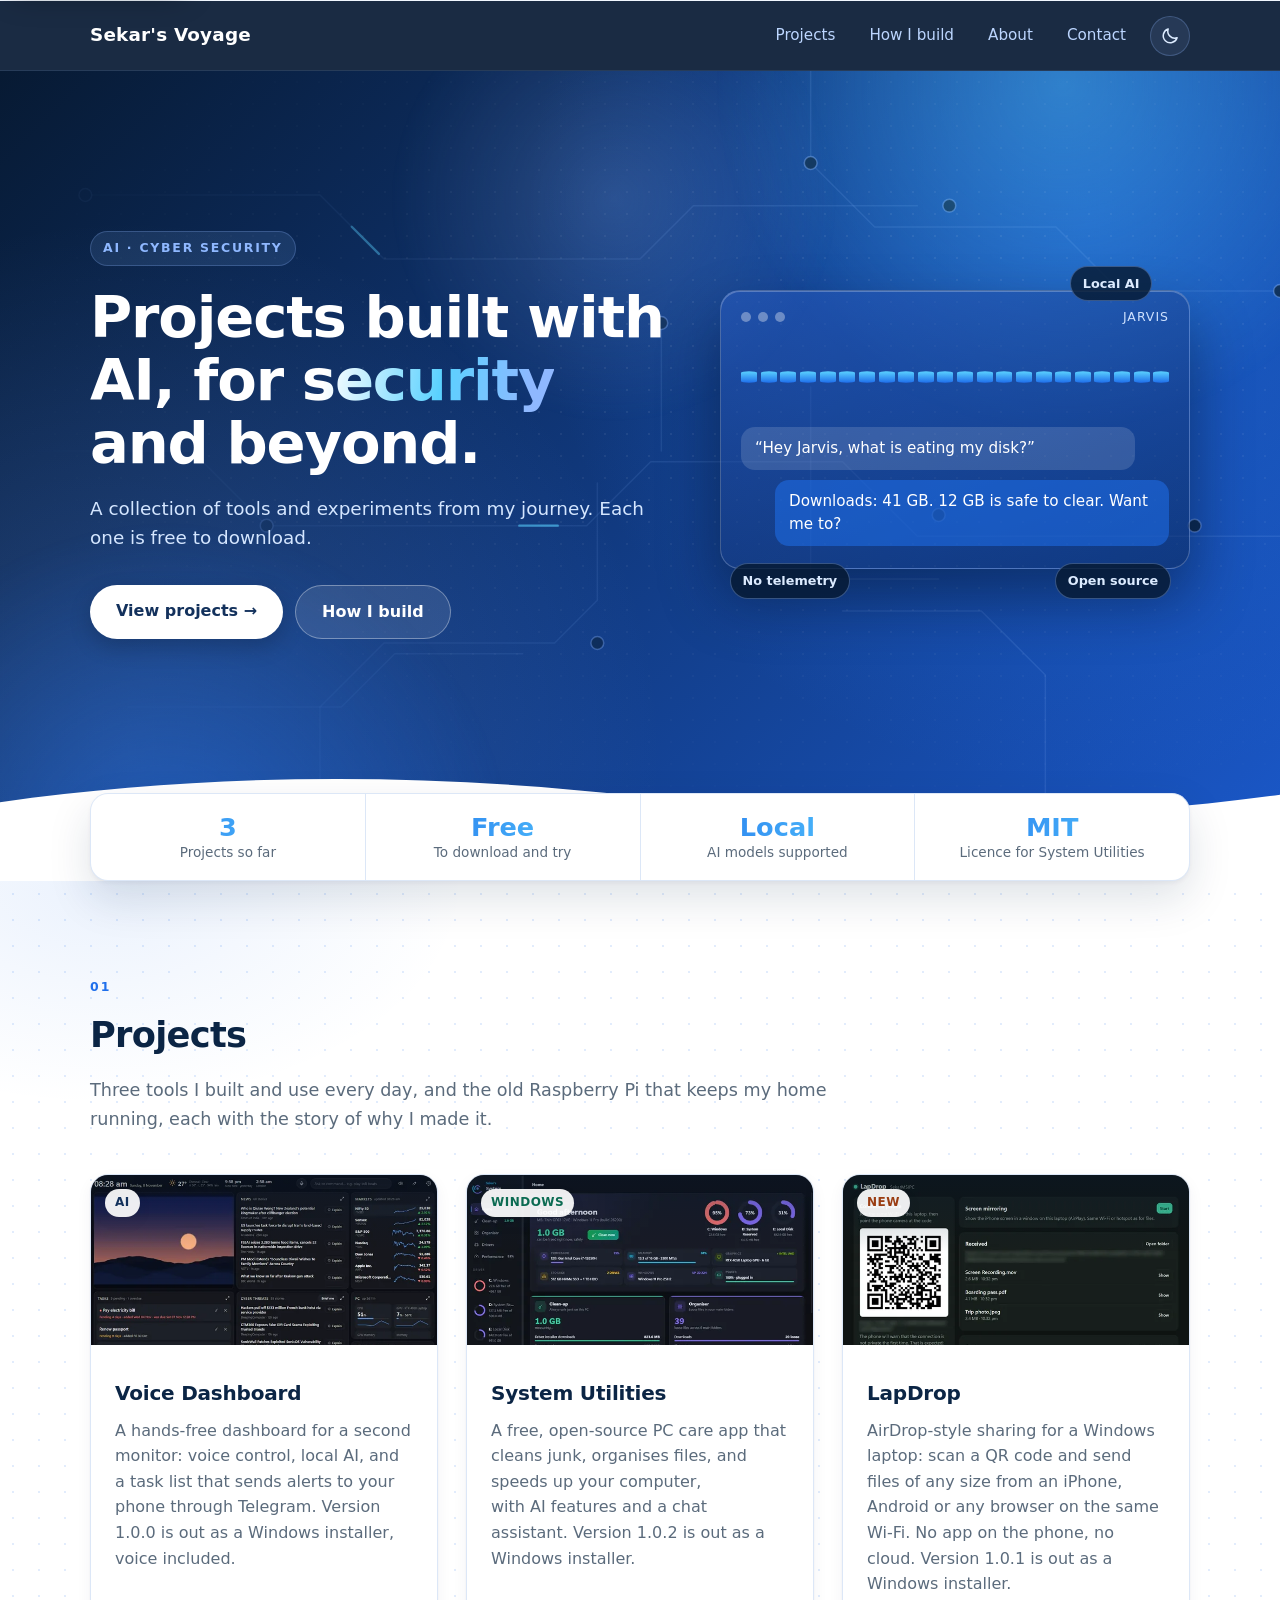
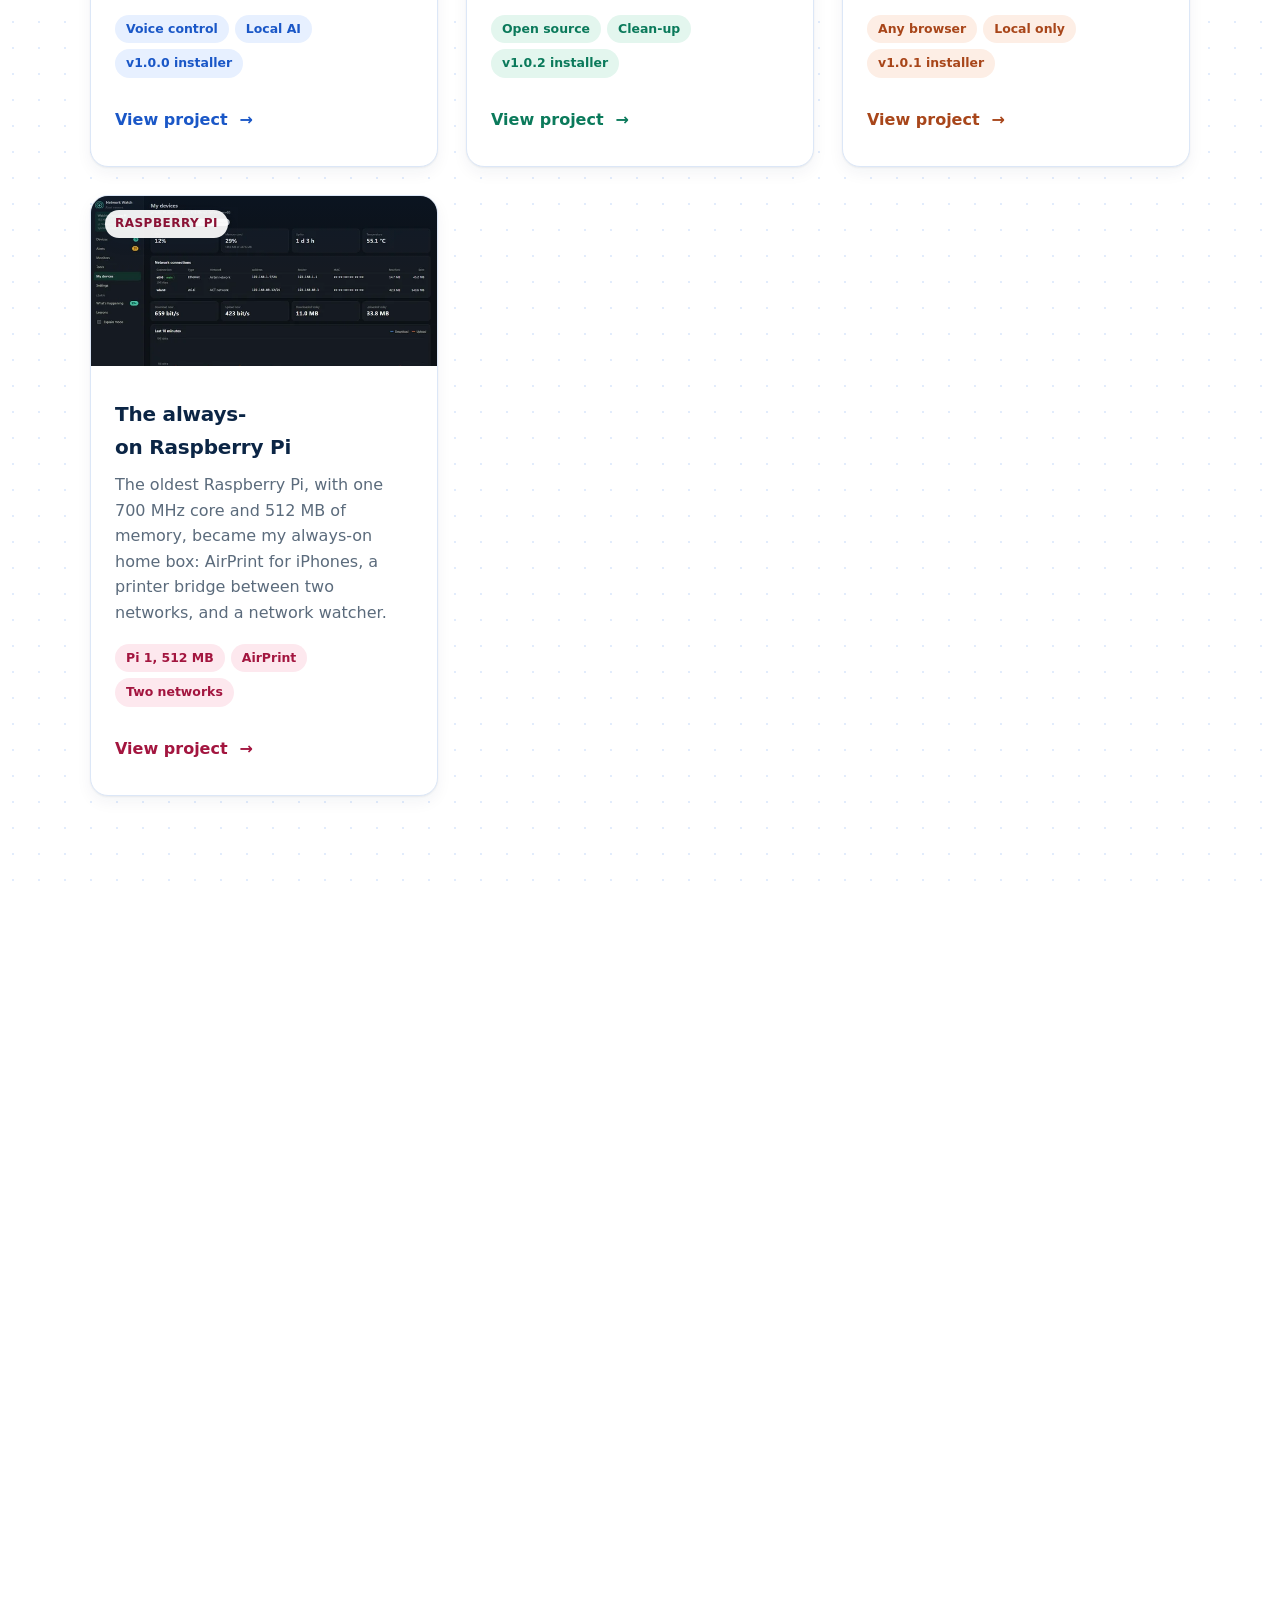
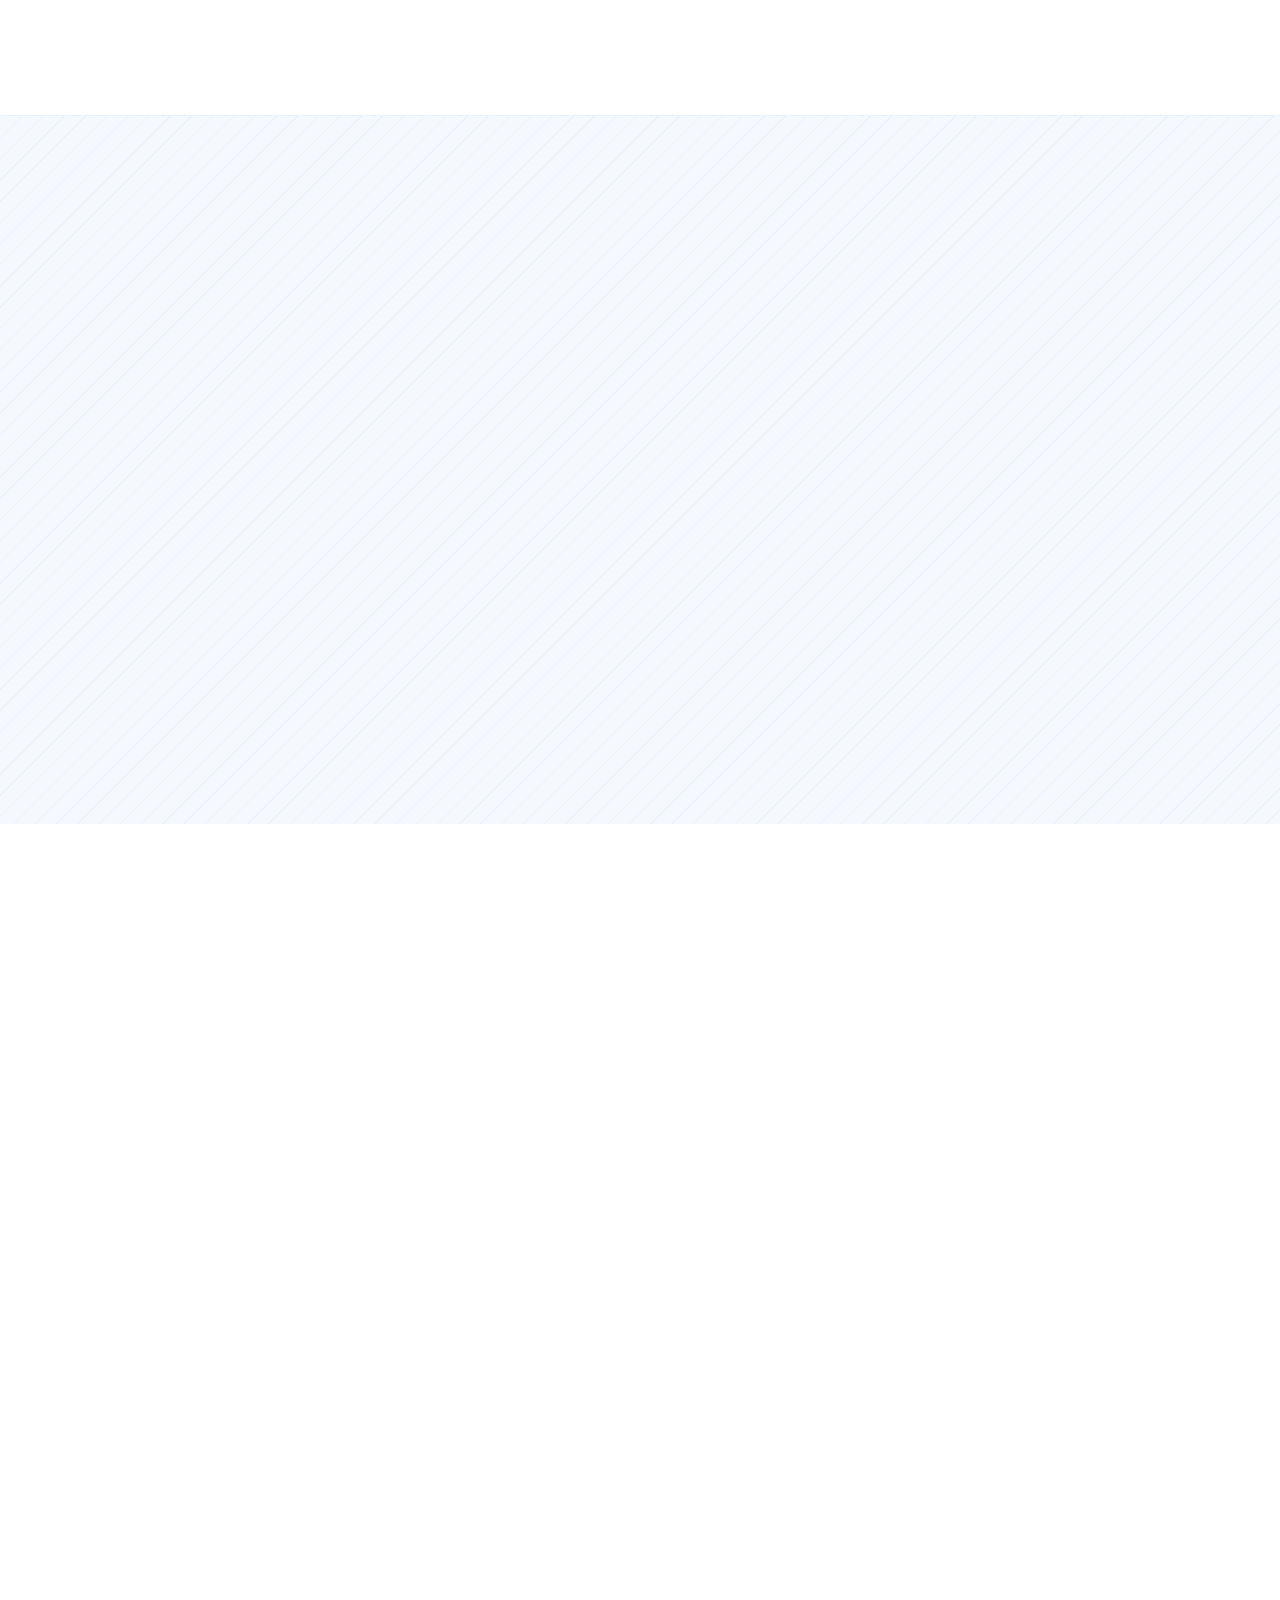
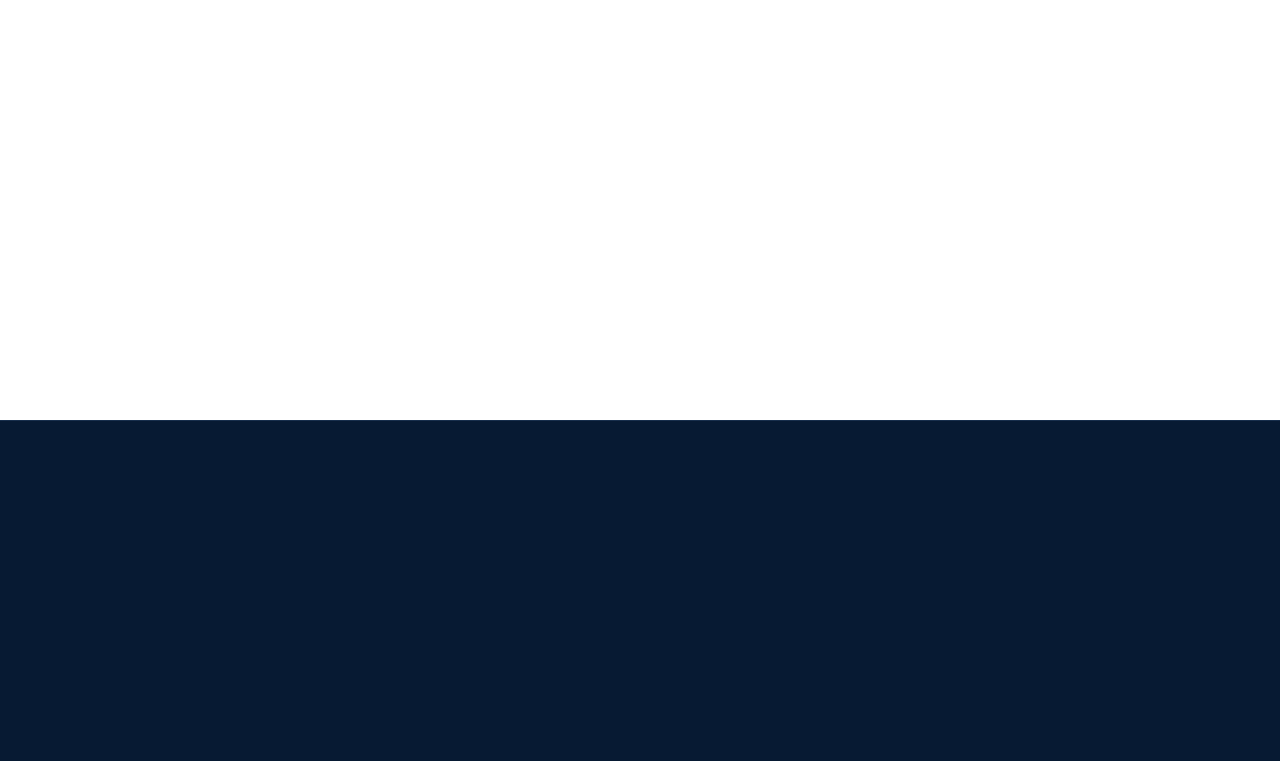
<file: docs/index.html>
<!DOCTYPE html>
<html lang="en">
<head>
  <meta charset="UTF-8">
  <meta name="color-scheme" content="light dark">
  <meta name="theme-color" content="#071a33">
  <meta name="viewport" content="width=device-width, initial-scale=1.0, viewport-fit=cover">
  <title>Sekar's Voyage | Free AI and cyber security tools</title>
  <meta name="description" content="Free tools built with AI and cyber security in mind: a voice-controlled dashboard and an open-source Windows PC care app, with the story behind each.">
  <link rel="icon" href="images/favicon.svg" type="image/svg+xml">
  <meta name="author" content="Sekar">
  <meta property="og:site_name" content="Sekar's Voyage">
  <meta property="og:type" content="website">
  <meta property="og:title" content="Sekar's Voyage | Free AI and cyber security tools">
  <meta property="og:description" content="Free tools built with AI and cyber security in mind: a voice-controlled dashboard and an open-source Windows PC care app, with the story behind each.">
  <meta property="og:image" content="images/og-card.jpg">
  <meta property="og:image:width" content="1200">
  <meta property="og:image:height" content="630">
  <meta name="twitter:card" content="summary_large_image">
  <script type="application/ld+json">{"@context": "https://schema.org", "@type": "WebSite", "name": "Sekar's Voyage", "description": "Free tools built with AI and cyber security in mind: a voice-controlled dashboard and an open-source Windows PC care app, with the story behind each.", "inLanguage": "en"}</script>
  <link rel="stylesheet" href="styles.css?v=7">
  <script>(function(){try{var t=localStorage.getItem("theme");if(!t&&matchMedia("(prefers-color-scheme: dark)").matches)t="dark";if(t)document.documentElement.dataset.theme=t}catch(e){}document.documentElement.classList.add("js")})()</script>
  <script src="site.js?v=6" defer></script>
  <script type="speculationrules">{"prefetch":[{"urls":["projects/voice-dashboard.html","projects/system-utilities.html"],"eagerness":"moderate"}]}</script>
</head>
<body>
  <a class="skip" href="#main">Skip to content</a>

  <header class="site-header">
    <div class="container nav">
      <a class="brand" href="index.html">Sekar's Voyage</a>
      <div class="nav-tools">
        <nav id="site-nav" aria-label="Main navigation">
          <a href="#projects">Projects</a>
          <a href="#how">How I build</a>
          <a href="#about">About</a>
          <a href="#contact">Contact</a>
        </nav>
        <button class="theme-toggle" type="button" aria-label="Dark mode" aria-pressed="false">
          <svg class="moon" viewBox="0 0 24 24" aria-hidden="true"><path d="M20.5 14.2A8.5 8.5 0 0 1 9.8 3.5a8.5 8.5 0 1 0 10.7 10.7z"/></svg>
          <svg class="sun" viewBox="0 0 24 24" aria-hidden="true"><circle cx="12" cy="12" r="4"/><path d="M12 2v2M12 20v2M4.9 4.9l1.4 1.4M17.7 17.7l1.4 1.4M2 12h2M20 12h2M4.9 19.1l1.4-1.4M17.7 6.3l1.4-1.4"/></svg>
        </button>
        <button class="menu-toggle" type="button" aria-label="Menu" aria-expanded="false" aria-controls="site-nav"><span></span><span></span><span></span></button>
      </div>
    </div>
    <div class="progress" aria-hidden="true"></div>
  </header>

  <main id="main" tabindex="-1">
    <section class="hero">
      <div class="aurora" aria-hidden="true"><i></i><i></i><i></i></div>
      <div class="container hero-inner">
        <div class="hero-copy">
          <p class="eyebrow">AI &middot; Cyber Security</p>
          <h1>Projects built with AI, for <span class="accent">security</span> and beyond.</h1>
          <p class="lead">A collection of tools and experiments from my journey. Each one is free to download.</p>
          <div class="cta-row">
            <a class="btn" href="#projects">View projects <span class="arrow" aria-hidden="true">&rarr;</span></a>
            <a class="btn btn-ghost" href="#how">How I build</a>
          </div>
        </div>

        <div class="hero-visual" aria-hidden="true">
          <div class="glass">
            <div class="glass-bar"><b></b><b></b><b></b><span>jarvis</span></div>
            <div class="wave">
              <i style="--i:0"></i><i style="--i:1"></i><i style="--i:2"></i><i style="--i:3"></i><i style="--i:4"></i><i style="--i:5"></i>
              <i style="--i:6"></i><i style="--i:7"></i><i style="--i:8"></i><i style="--i:9"></i><i style="--i:10"></i><i style="--i:11"></i>
              <i style="--i:12"></i><i style="--i:13"></i><i style="--i:14"></i><i style="--i:15"></i><i style="--i:16"></i><i style="--i:17"></i>
              <i style="--i:18"></i><i style="--i:19"></i><i style="--i:20"></i><i style="--i:21"></i>
            </div>
            <p class="say you">&ldquo;Hey Jarvis, what is eating my disk?&rdquo;</p>
            <p class="say bot">Downloads: 41 GB. 12 GB is safe to clear. Want me to?</p>
          </div>
          <span class="chip c1">Local AI</span>
          <span class="chip c2">No telemetry</span>
          <span class="chip c3">Open source</span>
        </div>
      </div>
      <svg class="hero-curve" viewBox="0 0 1440 60" preserveAspectRatio="none" aria-hidden="true"><path d="M0 60V28C240 -4 480 -4 720 22s480 30 720-2V60z"/></svg>
    </section>

    <div class="container">
      <ul class="stats" data-reveal>
        <li><b>3</b><span>Projects so far</span></li>
        <li><b>Free</b><span>To download and try</span></li>
        <li><b>Local</b><span>AI models supported</span></li>
        <li><b>MIT</b><span>Licence for System Utilities</span></li>
      </ul>
    </div>

    <section id="projects" class="section">
      <div class="container">
        <h2 data-reveal>Projects</h2>
        <p class="section-sub" data-reveal>Three tools I built and use every day, and the old Raspberry Pi that keeps my home running, each with the story of why I made it.</p>
        <div class="grid">

          <article class="card" data-reveal data-project="dashboard">
            <div class="card-media">
              <img class="feature-img" src="images/dashboard-home-v2-1280.webp" srcset="images/dashboard-home-v2-640.webp 640w, images/dashboard-home-v2-1280.webp 1280w" sizes="(min-width: 1000px) 520px, (min-width: 600px) 45vw, 100vw" alt="Voice Dashboard home screen" width="1280" height="800" loading="lazy" decoding="async">
              <span class="tag">AI</span>
            </div>
            <h3>Voice Dashboard</h3>
            <p>A hands-free dashboard for a second monitor: voice control, local AI, and a task list that sends alerts to your phone through Telegram. Version 1.0.0 is out as a Windows installer, voice included.</p>
            <ul class="facts"><li>Voice control</li><li>Local AI</li><li>v1.0.0 installer</li></ul>
            <a class="card-link" href="projects/voice-dashboard.html">View project<span class="sr-only">: Voice Dashboard</span> <span class="arrow" aria-hidden="true">&rarr;</span></a>
          </article>

          <article class="card" data-reveal data-project="utilities">
            <div class="card-media">
              <img class="feature-img" src="images/system-utilities-home-1280.webp" srcset="images/system-utilities-home-640.webp 640w, images/system-utilities-home-1280.webp 1280w" sizes="(min-width: 1000px) 520px, (min-width: 600px) 45vw, 100vw" alt="System Utilities home screen" width="1280" height="800" loading="lazy" decoding="async">
              <span class="tag">Windows</span>
            </div>
            <h3>System Utilities</h3>
            <p>A free, open-source PC care app that cleans junk, organises files, and speeds up your computer, with AI features and a chat assistant. Version 1.0.2 is out as a Windows installer.</p>
            <ul class="facts"><li>Open source</li><li>Clean-up</li><li>v1.0.2 installer</li></ul>
            <a class="card-link" href="projects/system-utilities.html">View project<span class="sr-only">: System Utilities</span> <span class="arrow" aria-hidden="true">&rarr;</span></a>
          </article>

          <article class="card" data-reveal data-project="lapdrop">
            <div class="card-media">
              <img class="feature-img" src="images/lapdrop-laptop-1280.webp" srcset="images/lapdrop-laptop-640.webp 640w, images/lapdrop-laptop-1280.webp 1280w" sizes="(min-width: 1000px) 520px, (min-width: 600px) 45vw, 100vw" alt="LapDrop window with a QR code, received files and a chat" width="1280" height="962" loading="lazy" decoding="async">
              <span class="tag">New</span>
            </div>
            <h3>LapDrop</h3>
            <p>AirDrop-style sharing for a Windows laptop: scan a QR code and send files of any size from an iPhone, Android or any browser on the same Wi-Fi. No app on the phone, no cloud. Version 1.0.1 is out as a Windows installer.</p>
            <ul class="facts"><li>Any browser</li><li>Local only</li><li>v1.0.1 installer</li></ul>
            <a class="card-link" href="projects/lapdrop.html">View project<span class="sr-only">: LapDrop</span> <span class="arrow" aria-hidden="true">&rarr;</span></a>
          </article>

          <article class="card" data-reveal data-project="pihub">
            <div class="card-media">
              <img class="feature-img" src="images/pihub-network-watch-1280.webp" srcset="images/pihub-network-watch-640.webp 640w, images/pihub-network-watch-1280.webp 1280w" sizes="(min-width: 1000px) 520px, (min-width: 600px) 45vw, 100vw" alt="Network Watch showing the Raspberry Pi with its CPU, memory and two network connections" width="1280" height="751" loading="lazy" decoding="async">
              <span class="tag">Raspberry Pi</span>
            </div>
            <h3>The always-on Raspberry Pi</h3>
            <p>The oldest Raspberry Pi, with one 700 MHz core and 512 MB of memory, became my always-on home box: AirPrint for iPhones, a printer bridge between two networks, and a network watcher.</p>
            <ul class="facts"><li>Pi 1, 512 MB</li><li>AirPrint</li><li>Two networks</li></ul>
            <a class="card-link" href="projects/raspberry-pi-hub.html">View project<span class="sr-only">: The always-on Raspberry Pi</span> <span class="arrow" aria-hidden="true">&rarr;</span></a>
          </article>

        </div>
      </div>
    </section>

    <section id="demo" class="section">
      <div class="container">
        <h2 data-reveal>See it in action</h2>
        <p class="section-sub" data-reveal>A 14-second loop of the idea behind both projects: you ask, it looks, and nothing changes until you say yes. The numbers are examples, not a recording.</p>

        <div class="demo" data-reveal>
          <div class="demo-bar">
            <b></b><b></b><b></b>
            <span>jarvis (illustration)</span>
            <button class="demo-toggle" type="button" aria-pressed="false">Pause demo</button>
          </div>
          <div class="demo-stage" role="img" aria-label="Animated illustration. You ask the assistant what is using the disk. It answers that the Downloads folder holds 41 GB and 12 GB is safe to clear, and asks for permission. You say yes. The Downloads folder shrinks from 41 to 29 GB and a badge shows 12 GB freed.">
            <div class="demo-chat" aria-hidden="true">
              <div class="wave">
                <i style="--i:0"></i><i style="--i:1"></i><i style="--i:2"></i><i style="--i:3"></i><i style="--i:4"></i><i style="--i:5"></i>
                <i style="--i:6"></i><i style="--i:7"></i><i style="--i:8"></i><i style="--i:9"></i><i style="--i:10"></i><i style="--i:11"></i>
                <i style="--i:12"></i><i style="--i:13"></i><i style="--i:14"></i><i style="--i:15"></i>
              </div>
              <p class="msg you m1">&ldquo;Hey Jarvis, what is eating my disk?&rdquo;</p>
              <p class="msg bot m2">Downloads holds 41 GB. 12 GB of it is safe to clear. Want me to?</p>
              <p class="msg you m3">&ldquo;Yes, clear it.&rdquo;</p>
              <p class="msg bot m4">Done. 12 GB freed, moved to the Recycle Bin.</p>
            </div>
            <div class="demo-panel" aria-hidden="true">
              <p class="panel-title">Disk C: <span>what takes space</span></p>
              <div class="row">
                <span class="row-name">Downloads</span>
                <span class="track"><i class="fill"></i></span>
                <span class="row-val gb"></span>
              </div>
              <div class="row">
                <span class="row-name">Browser caches</span>
                <span class="track"><i class="fill still" style="--w:14%"></i></span>
                <span class="row-val">6 GB</span>
              </div>
              <div class="row">
                <span class="row-name">Temp files</span>
                <span class="track"><i class="fill still" style="--w:8%"></i></span>
                <span class="row-val">3 GB</span>
              </div>
              <p class="freed">&#10003; 12 GB freed</p>
            </div>
          </div>
        </div>
      </div>
    </section>

    <section id="how" class="section section-alt">
      <div class="container">
        <h2 data-reveal>How I build</h2>
        <p class="section-sub" data-reveal>Three habits that show up in every project.</p>
        <div class="principles">
          <article class="principle" data-reveal>
            <svg viewBox="0 0 24 24" aria-hidden="true"><rect x="5" y="5" width="14" height="14" rx="2"/><path d="M9 1v4M15 1v4M9 19v4M15 19v4M1 9h4M1 15h4M19 9h4M19 15h4"/></svg>
            <h3>Local first</h3>
            <p>The AI can run on your own PC with a free local model. Cloud models are optional, and you see what would leave your machine before it does.</p>
          </article>
          <article class="principle" data-reveal>
            <svg viewBox="0 0 24 24" aria-hidden="true"><path d="M12 2l8 3v6c0 5-3.4 9.3-8 11-4.6-1.7-8-6-8-11V5z"/><path d="M8.5 12l2.5 2.5 4.5-5"/></svg>
            <h3>Ask before acting</h3>
            <p>Anything that deletes, moves or installs shows you the plan first and waits for a yes. The assistant looks things up on its own, and changes only with your say-so.</p>
          </article>
          <article class="principle" data-reveal>
            <svg viewBox="0 0 24 24" aria-hidden="true"><circle cx="8" cy="15" r="4"/><path d="M11 12l9-9M16 7l3 3M14 9l2 2"/></svg>
            <h3>Your keys stay yours</h3>
            <p>API keys live in Windows Credential Manager on your computer. They are never bundled with a download and never written into a settings file.</p>
          </article>
        </div>
      </div>
    </section>

    <section id="about" class="section">
      <div class="container">
        <h2 data-reveal>About</h2>
        <p data-reveal>I'm Sekar, writing about AI and cyber security while building things along the way. Every project here was built with AI tools and is shared free for anyone to try.</p>
        <p data-reveal>Most of them start with a small annoyance of my own. A disk that was almost full became System Utilities. A spare 16-inch display became a voice-controlled dashboard. Each project page tells the story of how it got built, with screenshots from the real app.</p>
        <div class="social-links" data-reveal>
          <!-- Replace the # placeholders with your real profile URLs -->
          <a href="https://www.linkedin.com/in/your-profile" target="_blank" rel="noopener">
            <svg viewBox="0 0 24 24" aria-hidden="true" focusable="false">
              <rect x="2" y="2" width="20" height="20" rx="4" fill="#0a66c2"/>
              <rect x="5.5" y="9.5" width="2.6" height="8.5" fill="#fff"/>
              <circle cx="6.8" cy="6.5" r="1.5" fill="#fff"/>
              <path d="M10.5 9.5h2.5v1.2c.4-.7 1.3-1.4 2.7-1.4 2.9 0 3.4 1.9 3.4 4.4v4.3h-2.6v-3.8c0-.9 0-2.1-1.3-2.1s-1.5 1-1.5 2v3.9h-2.6z" fill="#fff"/>
            </svg>
            LinkedIn<span class="sr-only"> (opens in a new tab)</span>
          </a>
          <a href="https://www.instagram.com/your-handle" target="_blank" rel="noopener">
            <svg viewBox="0 0 24 24" aria-hidden="true" focusable="false">
              <defs>
                <linearGradient id="ig" x1="0" y1="1" x2="1" y2="0">
                  <stop offset="0" stop-color="#feda75"/>
                  <stop offset="0.5" stop-color="#d62976"/>
                  <stop offset="1" stop-color="#4f5bd5"/>
                </linearGradient>
              </defs>
              <rect x="2.5" y="2.5" width="19" height="19" rx="5.5" fill="none" stroke="url(#ig)" stroke-width="2.2"/>
              <circle cx="12" cy="12" r="4.2" fill="none" stroke="url(#ig)" stroke-width="2.2"/>
              <circle cx="17.3" cy="6.7" r="1.3" fill="url(#ig)"/>
            </svg>
            Instagram<span class="sr-only"> (opens in a new tab)</span>
          </a>
        </div>
      </div>
    </section>

    <section id="contact" class="section">
      <div class="container">
        <div class="contact-card" data-reveal>
          <h2>Contact</h2>
          <p class="contact-lead">Questions, feedback, or an idea for the next project? Send it over.</p>
          <p class="contact-mail"><a href="mailto:hello@example.com" data-email>hello@example.com</a></p>
          <div class="cta-row">
            <a class="btn" href="mailto:hello@example.com">Email me <span class="arrow" aria-hidden="true">&rarr;</span></a>
            <button class="btn btn-ghost" type="button" data-copy>Copy address</button>
          </div>
          <ul class="quick" aria-label="Quick start">
            <li><a href="mailto:hello@example.com?subject=Project%20idea">Suggest a project</a></li>
            <li><a href="mailto:hello@example.com?subject=Bug%20report">Report a bug</a></li>
          </ul>
        </div>
      </div>
    </section>
  </main>

  <footer class="site-footer">
    <div class="container footer-grid">
      <div class="footer-brand">
        <a class="brand" href="index.html">Sekar's Voyage</a>
        <p>Free tools built with AI, for security and beyond.</p>
      </div>
      <nav aria-label="Projects">
        <p class="footer-title">Projects</p>
        <a href="projects/voice-dashboard.html">Voice Dashboard</a>
        <a href="projects/system-utilities.html">System Utilities</a>
        <a href="projects/lapdrop.html">LapDrop</a>
        <a href="projects/raspberry-pi-hub.html">Raspberry Pi hub</a>
      </nav>
      <nav aria-label="Site">
        <p class="footer-title">Site</p>
        <a href="index.html#how">How I build</a>
        <a href="index.html#about">About</a>
        <a href="index.html#contact">Contact</a>
      </nav>
    </div>
    <div class="container footer-base">
      <p>&copy; 2026 Sekar's Voyage</p>
      <p>Built with AI tools, shared free.</p>
      <p class="visit-note" hidden>Views: <span data-page>0</span> on this page, <span data-all>0</span> on the site. Counted without cookies or personal data.</p>
    </div>
  </footer>

</body>
</html>
</file>
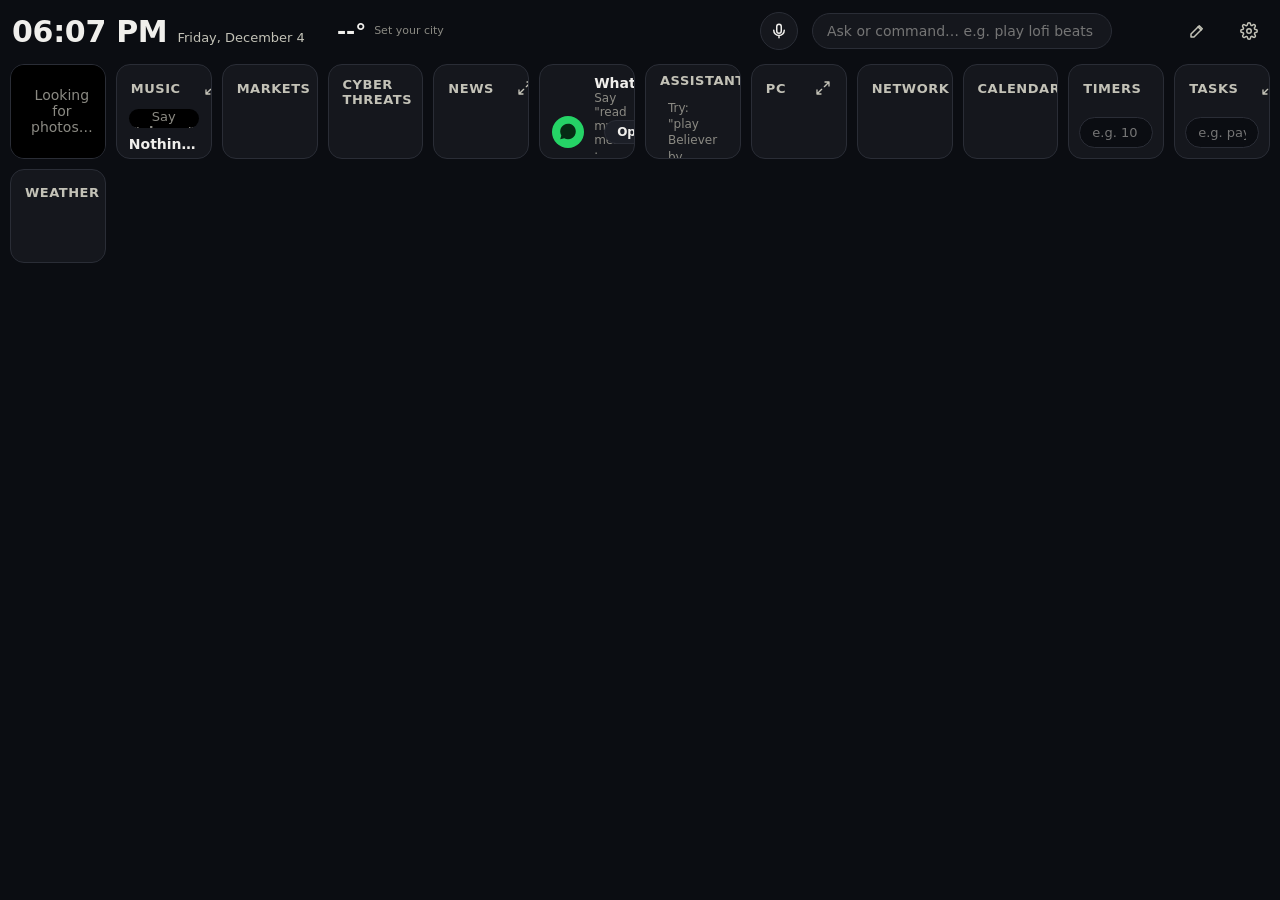
<file: Dashboard/ui/index.html>
<!doctype html>
<html lang="en">
<head>
<meta charset="utf-8">
<meta name="viewport" content="width=device-width, initial-scale=1">
<title>Sekar's Dashboard</title>
<link rel="stylesheet" href="app.css">
</head>
<body>
<header class="top">
  <div class="clock"><b id="time">--:--</b><span id="date"></span></div>
  <button class="wx" id="wxBtn" title="Weather" aria-label="Weather"><span class="wx-ic" id="wxIc"></span><b id="wxTemp">--°</b><span class="wx-meta"><small id="wxPlace">Set your city</small><small id="wxRange"></small></span></button>
  <div class="zones" id="zones"></div>
  <div class="voice" id="voiceBar">
    <button class="mic" id="micBtn" title="Talk now (Ctrl+Alt+Space)" aria-label="Talk now" aria-describedby="voiceState"></button>
    <div class="voice-text">
      <small id="voiceState">Voice off</small>
      <span id="voiceLine">Type or say a command</span>
    </div>
  </div>
  <form class="ask" id="askForm" autocomplete="off">
    <input id="askInput" placeholder="Ask or command… e.g. play lofi beats" aria-label="Command">
  </form>
  <button class="icon-btn" id="muteBtn" title="Mute spoken replies" aria-label="Mute spoken replies" aria-pressed="false"></button>
  <button class="icon-btn" id="layoutBtn" title="Edit layout - move, resize, add or remove widgets" aria-label="Edit layout"></button>
  <button class="icon-btn" id="settingsBtn" title="Settings" aria-label="Settings"></button>
</header>

<main class="grid" id="grid">
  <section class="tile photos" data-tile="photos">
    <div class="photo-stage" id="photoStage">
      <div class="photo-bg" id="photoBg"></div>
      <img class="photo a" id="photoA" alt="">
      <img class="photo b" id="photoB" alt="">
      <div class="photo-empty" id="photoEmpty">Looking for photos…</div>
    </div>
    <div class="tile-head over">
      <h2>Photos</h2><span class="sub" id="photoSub"></span>
      <div class="head-acts">
        <button class="icon-btn sm" data-photo="prev" title="Previous photo" aria-label="Previous photo"></button>
        <button class="icon-btn sm" data-photo="next" title="Next photo" aria-label="Next photo"></button>
        <button class="icon-btn sm max-btn" title="Maximize" aria-label="Maximize"></button>
      </div>
    </div>
    <div class="photo-clock" id="photoClock"></div>
  </section>

  <section class="tile music" data-tile="music">
    <div class="tile-head">
      <h2>Music</h2><span class="sub" id="musicSub">YouTube</span>
      <div class="head-acts"><button class="icon-btn sm max-btn" title="Maximize" aria-label="Maximize"></button></div>
    </div>
    <div class="music-body">
      <div class="video-wrap"><div id="ytPlayer"></div><div class="video-empty" id="videoEmpty">Say <b>"play …"</b> or search below</div></div>
      <div class="music-side">
        <div class="now"><b id="songTitle">Nothing playing</b><small id="songChannel"></small></div>
        <div class="controls">
          <button class="icon-btn" data-music="previous" title="Previous" aria-label="Previous"></button>
          <button class="icon-btn big" data-music="toggle" id="playBtn" title="Play / pause" aria-label="Play or pause"></button>
          <button class="icon-btn" data-music="next" title="Next" aria-label="Next"></button>
          <input type="range" id="volume" min="0" max="100" value="60" aria-label="Volume">
        </div>
        <form class="search" id="musicForm" autocomplete="off"><input id="musicInput" placeholder="Search a song…" aria-label="Search a song"></form>
        <ol class="queue" id="queue"></ol>
      </div>
    </div>
  </section>

  <section class="tile stocks" data-tile="stocks">
    <div class="tile-head">
      <h2>Markets</h2><span class="sub" id="stocksSub"></span>
      <div class="head-acts"><button class="icon-btn sm max-btn" title="Maximize" aria-label="Maximize"></button></div>
    </div>
    <div class="stocks-body">
      <ul class="quotes" id="quotes"></ul>
      <div class="chart-panel" id="chartPanel">
        <div class="chart-head"><div><b id="chartName"></b><span id="chartPrice"></span></div>
          <div class="ranges" id="ranges"></div></div>
        <div class="chart" id="chart"></div>
      </div>
    </div>
  </section>

  <section class="tile cyber" data-tile="cyber">
    <div class="tile-head">
      <h2>Cyber threats</h2><span class="sub" id="cyberSub"></span>
      <div class="head-acts">
        <button class="btn sm" id="briefBtn">Brief me</button>
        <button class="icon-btn sm max-btn" title="Maximize" aria-label="Maximize"></button>
      </div>
    </div>
    <div class="cyber-body">
      <div class="news-col">
        <div class="explain" id="explain-cyber" hidden></div>
        <ul class="news" id="news"></ul>
      </div>
      <div class="kev-panel"><h3>Actively exploited (CISA KEV)</h3><ul class="kev" id="kev"></ul></div>
    </div>
  </section>

  <section class="tile news-tile" data-tile="news">
    <div class="tile-head">
      <h2>News</h2><span class="sub" id="genSub"></span>
      <div class="head-acts"><button class="icon-btn sm max-btn" title="Maximize" aria-label="Maximize"></button></div>
    </div>
    <div class="cyber-body">
      <div class="news-col">
        <div class="explain" id="explain-news" hidden></div>
        <ul class="news" id="genNews"></ul>
      </div>
    </div>
  </section>

  <section class="tile whatsapp" data-tile="whatsapp">
    <div class="wa-head">
      <div class="wa-ic" aria-hidden="true"></div>
      <div class="wa-text"><b>WhatsApp</b><small id="waStatus">Say "read my messages" · "open WhatsApp"</small></div>
      <button class="btn sm" id="waBtn">Open</button>
    </div>
    <ul class="wa-chats" id="waChats"></ul>
  </section>

  <section class="tile log-tile" data-tile="assistant">
    <div class="tile-head"><h2>Assistant</h2><span class="sub" id="aiSub"></span></div>
    <ol class="log" id="log"></ol>
  </section>

  <section class="tile pc" data-tile="pc">
    <div class="tile-head">
      <h2>PC</h2><span class="sub" id="pcSub"></span>
      <div class="head-acts"><button class="icon-btn sm max-btn" title="Maximize" aria-label="Maximize"></button></div>
    </div>
    <div class="pc-body" id="pcBody"></div>
  </section>

  <section class="tile network" data-tile="network">
    <div class="tile-head">
      <h2>Network</h2><span class="sub" id="netSub"></span>
      <div class="head-acts">
        <button class="icon-btn sm" id="netOpen" title="Open Network Watch" aria-label="Open Network Watch">↗</button>
        <button class="icon-btn sm max-btn" title="Maximize" aria-label="Maximize"></button>
      </div>
    </div>
    <div class="net-body" id="netBody"></div>
  </section>

  <section class="tile calendar" data-tile="calendar">
    <div class="tile-head">
      <h2>Calendar</h2><span class="sub" id="calSub"></span>
      <div class="head-acts"><button class="icon-btn sm max-btn" title="Maximize" aria-label="Maximize"></button></div>
    </div>
    <ol class="cal-list" id="calList"></ol>
  </section>

  <section class="tile timers" data-tile="timers">
    <div class="tile-head">
      <h2>Timers</h2><span class="sub">Say "set a timer for 10 minutes"</span>
      <div class="head-acts"><button class="icon-btn sm max-btn" title="Maximize" aria-label="Maximize"></button></div>
    </div>
    <ul class="timer-list" id="timerList"></ul>
    <form class="timer-add" id="timerForm" autocomplete="off"><input id="timerInput" placeholder="e.g. 10 min tea · remind me at 6 pm to call Amma" aria-label="New timer or reminder"></form>
  </section>

  <section class="tile tasks" data-tile="tasks">
    <div class="tile-head">
      <h2>Tasks</h2><span class="sub" id="taskSub"></span>
      <div class="head-acts"><button class="icon-btn sm max-btn" title="Maximize" aria-label="Maximize"></button></div>
    </div>
    <ul class="task-list" id="taskList"></ul>
    <form class="task-add" id="taskForm" autocomplete="off"><input id="taskInput" placeholder="e.g. pay bill by friday 6 pm" aria-label="New task"></form>
  </section>

  <section class="tile weather" data-tile="weather">
    <div class="tile-head">
      <h2>Weather</h2><span class="sub" id="wxSub"></span>
      <div class="head-acts"><button class="icon-btn sm max-btn" title="Maximize" aria-label="Maximize"></button></div>
    </div>
    <div class="wx-body" id="wxBody"></div>
  </section>
</main>

<div class="edit-bar" id="editBar" hidden>
  <b>Edit layout</b><span>Drag a widget to move it, its blue corner to resize. ✕ removes it. Add:</span>
  <div class="edit-add" id="editAdd"></div>
  <button class="btn sm" id="editReset">Reset</button>
  <button class="btn sm" id="editCancel">Cancel</button>
  <button class="btn sm primary" id="editDone">Done</button>
</div>

<div class="alarm-banner" id="alarmBanner" role="alert" hidden></div>
<dialog id="settings" class="settings"></dialog>
<dialog id="studio" class="studio" aria-label="Widget Studio"></dialog>
<div class="toasts" id="toasts"></div>

<script src="app.js"></script>
<script src="https://www.youtube.com/iframe_api" async></script>
</body>
</html>
</file>
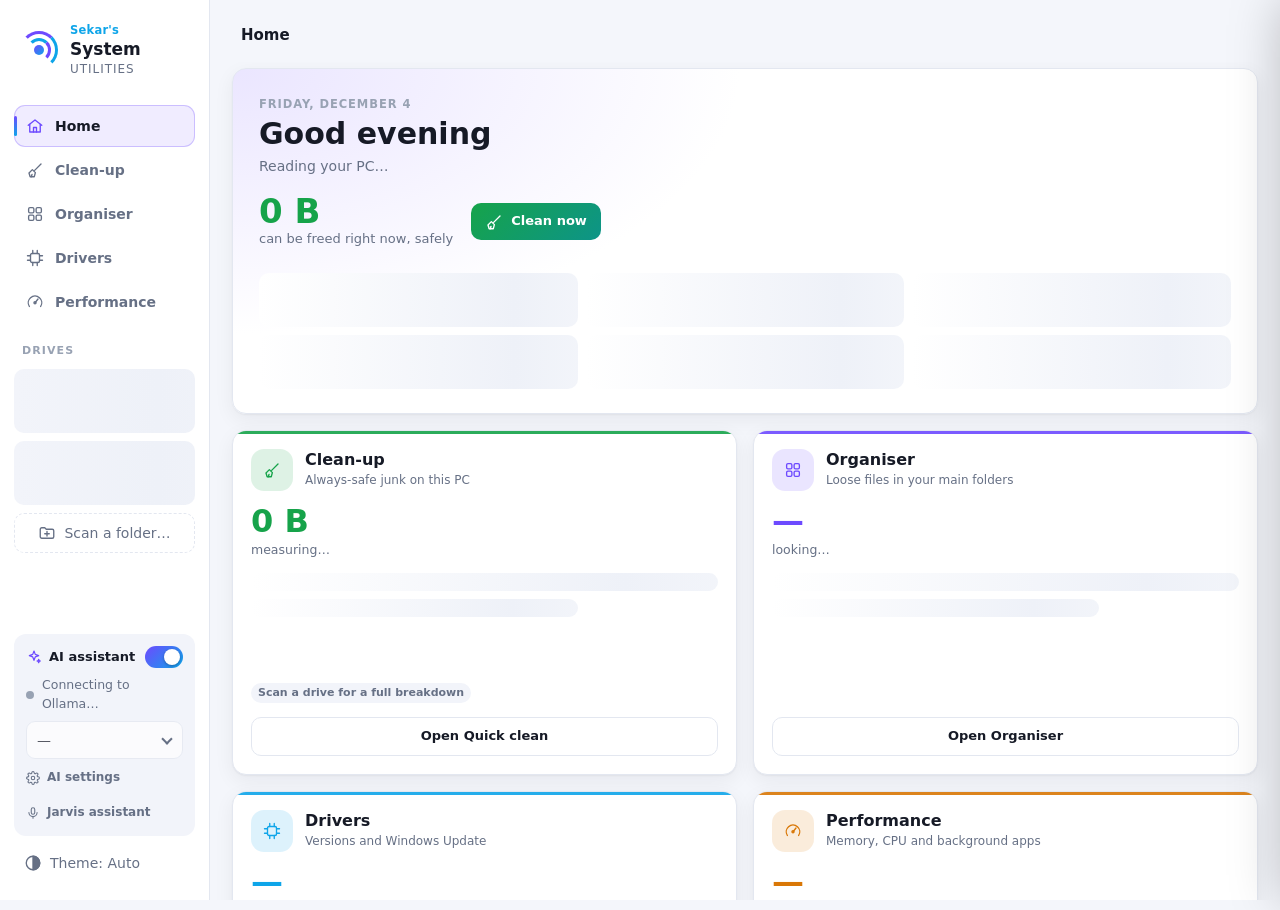
<file: SystemUtilities/ui/index.html>
<!doctype html>
<html lang="en">
<head>
<meta charset="utf-8">
<meta name="viewport" content="width=device-width, initial-scale=1">
<title>Sekar's System Utilities</title>
<link rel="icon" type="image/svg+xml" href="icon.svg">
<link rel="stylesheet" href="app.css">
</head>
<body>
<div class="app no-panel">

  <!-- ============ Sidebar ============ -->
  <aside class="sidebar">
    <div class="brand">
      <div class="brand-logo"><span></span><span></span><span></span></div>
      <div><small class="brand-owner">Sekar's</small><b>System</b><small>Utilities</small></div>
    </div>

    <nav class="nav" id="nav">
      <span class="nav-pill"></span>
      <button data-mode="home" class="active" data-icon="home"><span>Home</span></button>
      <button data-mode="cleanup" data-icon="broom"><span>Clean-up</span><em id="quickNavSize"></em></button>
      <button data-mode="organise" data-icon="grid"><span>Organiser</span><em id="orgNavBadge"></em></button>
      <button data-mode="drivers" data-icon="chip"><span>Drivers</span><em id="drvNavBadge"></em></button>
      <button data-mode="perf" data-icon="gauge"><span>Performance</span><em id="perfNavBadge"></em></button>
    </nav>

    <div class="section-title">Drives</div>
    <div id="drives" class="drives">
      <div class="drive skeleton"></div><div class="drive skeleton"></div>
    </div>
    <button id="scanFolderBtn" class="ghost-btn" data-icon="folderPlus"
      title="Scan any folder instead of a whole drive. The same scan is used by both Clean-up and Organiser.">Scan a folder…</button>

    <div class="spacer"></div>

    <div class="ai-card">
      <label class="ai-toggle">
        <span data-icon="sparkle">AI assistant</span>
        <input type="checkbox" id="aiToggle" checked><span class="switch"></span>
      </label>
      <div class="ai-card-head"><span class="dot" id="aiDot"></span><span id="aiStatus">Connecting to Ollama…</span></div>
      <label class="select ai-only">
        <select id="modelSelect" disabled><option>—</option></select>
      </label>
      <button class="ai-settings-btn" id="aiSettingsBtn" data-icon="gear"><span id="aiProvider">AI settings</span></button>
      <button class="ai-settings-btn agent-btn" id="agentBtn" data-icon="mic"><span>Jarvis assistant</span><em id="agentBadge"></em></button>
    </div>
    <button id="themeBtn" class="theme-btn"><span class="theme-ic"></span><span id="themeLabel">Theme: Auto</span></button>
  </aside>

  <!-- ============ Main ============ -->
  <main class="main">
    <header class="topbar">
      <button id="upBtn" class="icon-btn gone" title="Up (Backspace)" data-icon="back" disabled></button>
      <nav id="crumbs" class="crumbs"><span class="crumb muted">No scan yet</span></nav>
      <label class="search" data-icon="search"><input id="filter" placeholder="Filter this folder" autocomplete="off"></label>
      <button id="changeFolderBtn" class="btn" data-icon="folderPlus" title="Pick a different folder or drive - used by both Clean-up and Organiser">Scan another folder</button>
      <button id="revealBtn" class="btn" data-icon="explorer" disabled>Open in Explorer</button>
    </header>

    <section id="view-home" class="view">
      <div class="home">
        <div class="card home-hero">
          <div class="home-greet">
            <small id="homeDate"></small>
            <h1 id="homeHello">Hello</h1>
            <p id="homeSys">Reading your PC…</p>
            <div class="home-headline">
              <div><b id="homeFree">0 B</b><span>can be freed right now, safely</span></div>
              <button class="btn clean" data-go="quick" data-icon="broom">Clean now</button>
            </div>
          </div>
          <div class="home-specs" id="homeSpecs">
            <i class="shimmer"></i><i class="shimmer"></i><i class="shimmer"></i><i class="shimmer"></i><i class="shimmer"></i><i class="shimmer"></i>
          </div>
          <div class="home-drives" id="homeDrives"></div>
        </div>

        <div class="home-grid">
          <div class="card hcard" style="--c:var(--safe);--i:0">
            <div class="hcard-head"><span class="hcard-ic" data-icon="broom"></span><div><b>Clean-up</b><small>Always-safe junk on this PC</small></div></div>
            <div class="hcard-big"><b id="hcCleanBig">—</b><small id="hcCleanSub">measuring…</small></div>
            <div class="hcard-list" id="hcCleanList"></div>
            <div class="hcard-extra" id="hcCleanExtra"></div>
            <button class="btn hcard-btn" data-go="quick">Open Quick clean</button>
          </div>
          <div class="card hcard" style="--c:var(--accent);--i:1">
            <div class="hcard-head"><span class="hcard-ic" data-icon="grid"></span><div><b>Organiser</b><small>Loose files in your main folders</small></div></div>
            <div class="hcard-big"><b id="hcOrgBig">—</b><small id="hcOrgSub">looking…</small></div>
            <div class="hcard-list" id="hcOrgList"></div>
            <div class="hcard-extra" id="hcOrgExtra"></div>
            <button class="btn hcard-btn" id="hcOrgBtn" data-go="welcome">Open Organiser</button>
          </div>
          <div class="card hcard" style="--c:var(--accent2);--i:2">
            <div class="hcard-head"><span class="hcard-ic" data-icon="chip"></span><div><b>Drivers</b><small>Versions and Windows Update</small></div></div>
            <div class="hcard-big"><b id="hcDrvBig">—</b><small id="hcDrvSub">reading drivers…</small></div>
            <div class="hcard-list" id="hcDrvList"></div>
            <div class="hcard-extra" id="hcDrvExtra"></div>
            <button class="btn hcard-btn" data-go="drivers">Open Drivers</button>
          </div>
          <div class="card hcard" style="--c:var(--review);--i:3">
            <div class="hcard-head"><span class="hcard-ic" data-icon="gauge"></span><div><b>Performance</b><small>Memory, CPU and background apps</small></div></div>
            <div class="hcard-big"><b id="hcPerfBig">—</b><small id="hcPerfSub">checking…</small></div>
            <div class="hcard-list" id="hcPerfList"></div>
            <div class="hcard-extra" id="hcPerfExtra"></div>
            <button class="btn hcard-btn" data-go="perf">Open Performance</button>
          </div>
        </div>
        <div class="home-foot" id="homeAi"></div>
      </div>
    </section>

    <section id="view-drivers" class="view"><div class="drv" id="drvBody"></div></section>
    <section id="view-perf" class="view"><div class="drv perf" id="perfBody"></div></section>

    <section id="view-quick" class="view">
      <div class="card qc-hero">
        <div class="qc-ring">
          <svg viewBox="0 0 120 120"><circle cx="60" cy="60" r="50" class="qc-ring-bg"/>
            <circle cx="60" cy="60" r="50" class="qc-ring-fg" pathLength="100"/></svg>
          <div class="qc-ring-val"><b id="qcTotal">0 B</b><small>can be freed</small></div>
        </div>
        <div class="qc-head">
          <h1>Quick clean</h1>
          <p>Places where Windows and your apps pile up throwaway files. Cleaning them never touches your
             documents, photos or programs.</p>
          <div class="qc-actions">
            <button id="qcCleanBtn" class="btn clean big" data-icon="broom" disabled>Clean selected · <b id="qcSel">0 B</b></button>
            <button id="qcRecheck" class="btn" data-icon="refresh">Re-check</button>
          </div>
        </div>
      </div>
      <div id="qcAdmin" class="callout info hidden"><span>Some locations need administrator rights to measure and clean.</span>
        <button class="link" id="adminBtn">Restart as administrator</button></div>
      <div class="qc-list" id="qcList"></div>
      <p class="qc-foot">Want the full picture? Pick a drive on the left to scan every folder.</p>
    </section>

    <section id="view-welcome" class="view">
      <div class="org-start">
        <div class="org-start-head">
          <div class="hero-rings small"><i></i><i></i><i></i><b></b></div>
          <div>
            <h1>Which folder should we tidy?</h1>
            <p>Pick one of your folders below, or choose any other folder. The app scans it, gives it a health check
               and suggests a better structure — which it can then apply for you (with undo).</p>
            <div class="hero-tips">
              <div><b>1</b>Pick a folder</div><div><b>2</b>Review the plan</div><div><b>3</b>Organise for me</div>
            </div>
          </div>
        </div>
        <div class="org-picks" id="orgPicks"></div>
        <button id="orgPickBtn" class="btn primary big" data-icon="folderPlus">Choose another folder…</button>
      </div>
    </section>

    <section id="view-scanning" class="view">
      <div class="scan-card">
        <div class="scan-orb"><svg viewBox="0 0 120 120"><defs><linearGradient id="g1" x1="0" y1="0" x2="1" y2="1">
          <stop offset="0" stop-color="var(--accent)"/><stop offset="1" stop-color="var(--accent2)"/></linearGradient></defs>
          <circle cx="60" cy="60" r="50" class="orb-track"/><circle cx="60" cy="60" r="50" class="orb-spin"/></svg>
          <div class="orb-center"><b id="scanFiles">0</b><small>files</small></div>
        </div>
        <h2 id="scanTitle">Scanning…</h2>
        <div class="scan-stats"><span><b id="scanDirs">0</b> folders</span><span><b id="scanTime">0s</b> elapsed</span></div>
        <div class="scan-path" id="scanPath">&nbsp;</div>
        <button id="cancelBtn" class="btn">Cancel</button>
      </div>
      <div class="shimmer-list"><i></i><i></i><i></i><i></i><i></i><i></i></div>
    </section>

    <section id="view-explorer" class="view">
      <div class="stats-row" id="stats"></div>
      <div class="explorer-body">
        <div class="card chart-card">
          <div class="chart-wrap">
            <svg id="sunburst" viewBox="-150 -150 300 300"></svg>
            <div class="chart-center" id="chartCenter"></div>
            <div class="tip" id="tip"></div>
          </div>
          <div class="legend" id="legend"></div>
        </div>
        <div class="card list-card">
          <div class="tabs" id="tabs">
            <button data-tab="browse" class="active">Contents</button>
            <button data-tab="largest">Largest files</button>
            <span class="tab-ink"></span>
          </div>
          <div class="list-head" id="listHead"></div>
          <div class="list" id="list" tabindex="0"></div>
        </div>
      </div>
    </section>
  </main>

  <!-- ============ Mode panel ============ -->
  <aside class="panel">
    <div id="panel-cleanup" class="mode-panel active">
      <div class="panel-head">
        <h2>Clean-up <button class="chip-btn" data-go="quick" data-icon="zap">Quick clean</button></h2>
        <p>Rules find known space wasters; your local AI explains the rest. Everything asks before it deletes.</p>
      </div>
      <div class="panel-actions">
        <button id="findBtn" class="btn primary" data-icon="search">Find clean-up candidates</button>
        <button id="reviewBtn" class="btn ai ai-only" data-icon="sparkle">AI review</button>
      </div>
      <button class="tool-tile vd-btn" style="--tc:var(--review)">
        <span class="tool-ic" data-icon="copy"></span>
        <span class="tool-txt"><b>Find duplicate versions</b><small data-idle="name(1), name(2)… compared by content in this folder">name(1), name(2)… compared by content in this folder</small></span>
        <span class="tool-go" data-icon="chevron"></span>
      </button>
      <div class="tiles">
        <div class="tile safe"><small>Safe to free</small><b id="tSafe">—</b></div>
        <div class="tile review"><small>Worth reviewing</small><b id="tReview">—</b></div>
        <div class="tile keep"><small>Keep / special</small><b id="tKeep">—</b></div>
      </div>
      <div id="cats" class="cats">
        <div class="empty-state" data-icon="broom">Scan a drive, then find clean-up candidates.</div>
      </div>
    </div>

    <div id="panel-organise" class="mode-panel">
      <div class="panel-head">
        <h2>Organiser <button class="chip-btn" data-go="welcome" data-icon="folderPlus">Pick a folder</button></h2>
        <p id="orgFolder">Pick a folder in the middle of the screen to get started.</p>
      </div>
      <div class="panel-actions">
        <button id="analyseBtn" class="btn primary" data-icon="search">Analyse folder</button>
        <button id="planBtn" class="btn ai" data-icon="sparkle"><span id="planLabel">AI plan</span></button>
      </div>
      <div class="tool-tiles">
        <button class="tool-tile" id="clsBtn" style="--tc:var(--accent)">
          <span class="tool-ic" data-icon="files"></span>
          <span class="tool-txt"><b>Deep analyse &amp; classify</b><small data-idle="Sort documents into bills, KYC, bank &amp; tax… — you review before anything moves">Sort documents into bills, KYC, bank &amp; tax… — you review before anything moves</small></span>
          <span class="tool-go" data-icon="chevron"></span>
        </button>
        <button class="tool-tile vd-btn" style="--tc:var(--review)">
          <span class="tool-ic" data-icon="copy"></span>
          <span class="tool-txt"><b>Find duplicate versions</b><small data-idle="name(1), name(2)… compared by content in this folder">name(1), name(2)… compared by content in this folder</small></span>
          <span class="tool-go" data-icon="chevron"></span>
        </button>
      </div>
      <div id="orgBody" class="org-body">
        <div class="empty-state" data-icon="grid">Pick a folder in the middle of the screen (Downloads, Documents…) or
          choose any folder. Its health check and plan appear here.</div>
      </div>
    </div>

    <div class="drawer" id="drawer"><div class="drawer-inner" id="drawerInner"></div></div>
  </aside>
</div>

<aside class="agent-panel" id="agentPanel" aria-label="Jarvis assistant">
  <header class="agent-head">
    <span class="agent-orb" id="agentOrb"></span>
    <div><b>Jarvis</b><small id="agentStatus">Say "Hey Jarvis", or type below</small></div>
    <button class="icon-btn" id="agentClose" title="Close" data-icon="x"></button>
  </header>
  <div class="agent-opts">
    <label class="ai-toggle"><span>Watch my PC in the background</span><input type="checkbox" id="agentMonitor"><span class="switch"></span></label>
    <label class="ai-toggle"><span>Start with Windows (in the tray)</span><input type="checkbox" id="agentStartup"><span class="switch"></span></label>
    <label class="agent-voice-row"><span>Voice</span>
      <select id="agentVoiceMode"><option value="wake">Listen for "Hey Jarvis" when Sekar's Dashboard is closed</option>
        <option value="ptt">Push-to-talk only (mic button / Ctrl+Alt+J)</option><option value="off">Off</option></select></label>
    <label class="ai-toggle"><span>Speak replies and alerts</span><input type="checkbox" id="agentSpeak"><span class="switch"></span></label>
    <small class="agent-voice-state" id="agentVoiceState"></small>
    <button class="chip-btn" id="agentLearnedBtn" data-icon="sparkle">What Jarvis has learned</button>
  </div>
  <div class="agent-log" id="agentLog"></div>
  <div class="agent-pending" id="agentPending" hidden></div>
  <form class="agent-input" id="agentForm">
    <button type="button" class="btn agent-mic" id="agentMic" data-icon="mic" title="Talk to Jarvis (Ctrl+Alt+J)"></button>
    <input id="agentText" placeholder="e.g. what can I delete in Downloads?" autocomplete="off">
    <button class="btn clean" data-icon="arrow" title="Send"></button>
  </form>
</aside>

<div class="modal" id="modal">
  <div class="modal-card">
    <div class="modal-ic" id="modalIc"></div>
    <h3 id="modalTitle"></h3>
    <div class="modal-body" id="modalBody"></div>
    <div class="modal-actions"><button class="btn" id="modalCancel">Cancel</button><button class="btn clean" id="modalOk">OK</button></div>
  </div>
</div>
<div class="ctxmenu" id="ctx"></div>
<div class="toasts" id="toasts"></div>
<script src="app.js"></script>
</body>
</html>
</file>
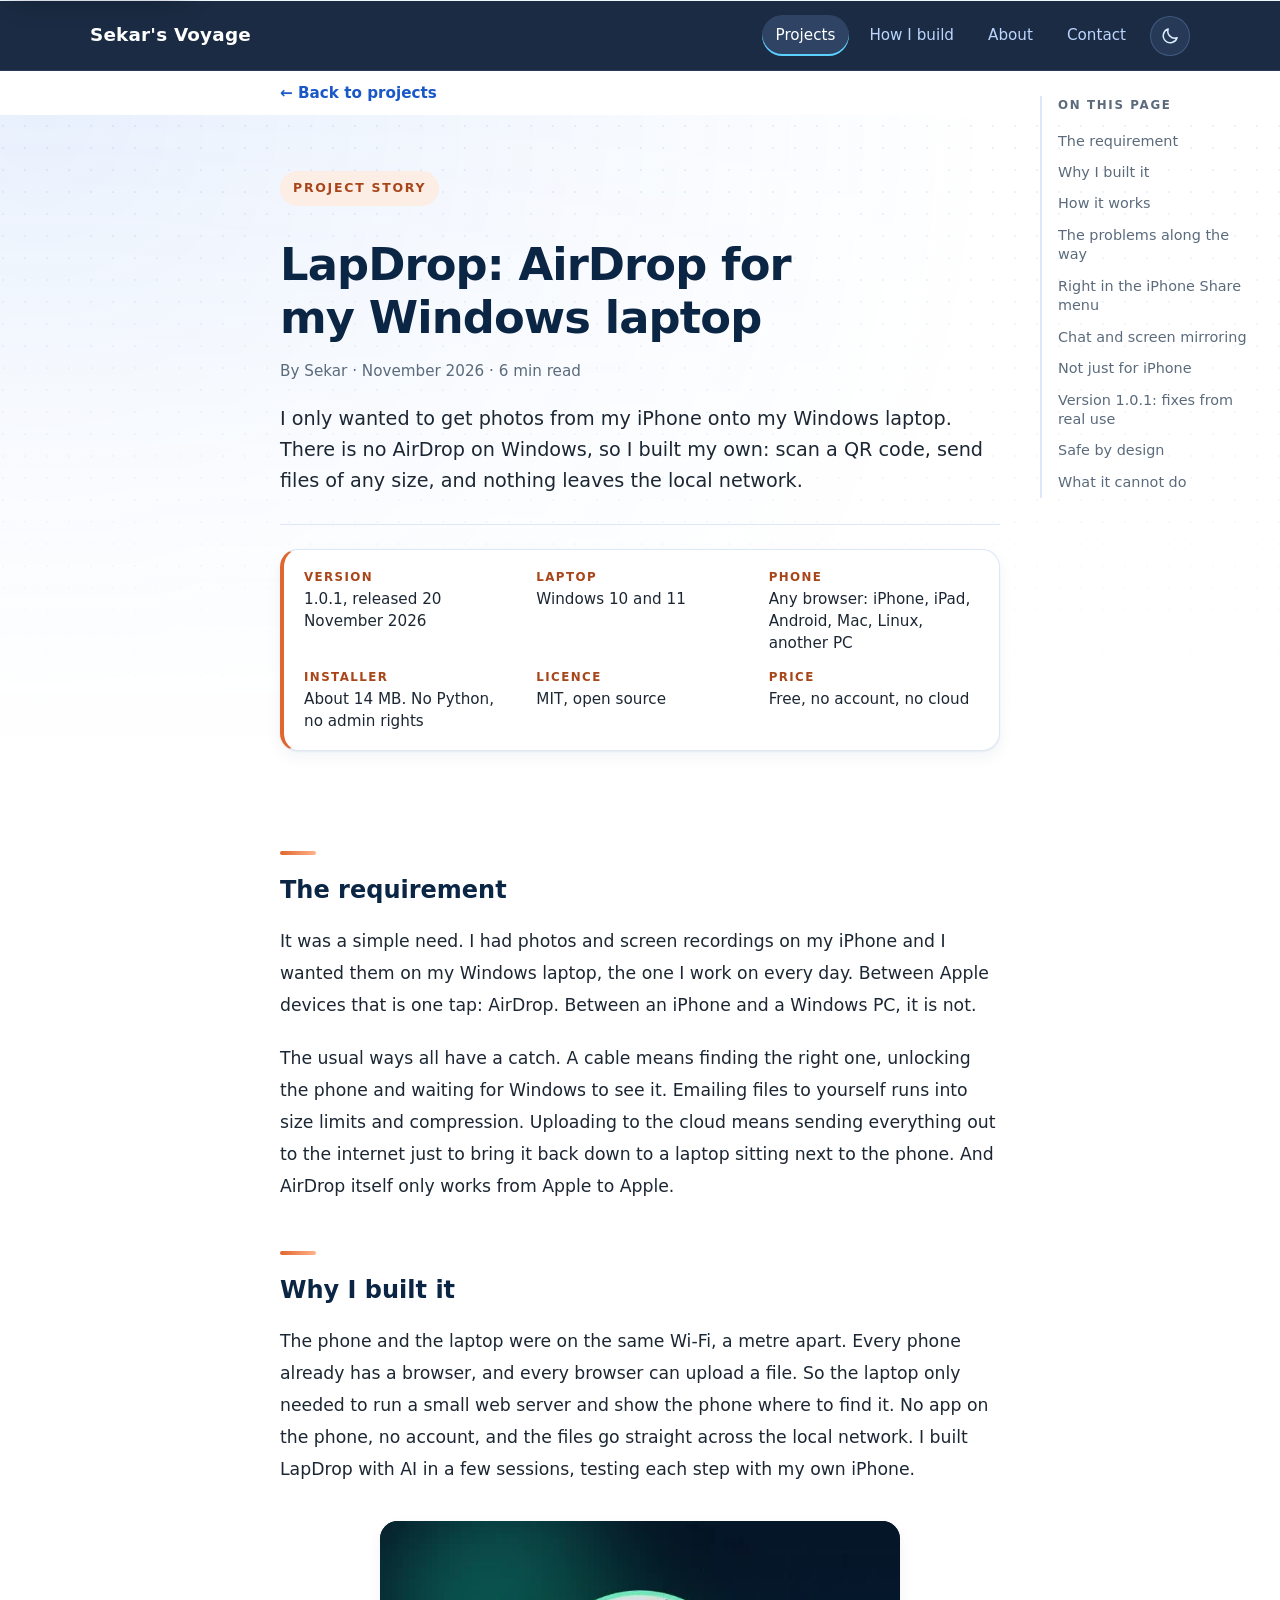
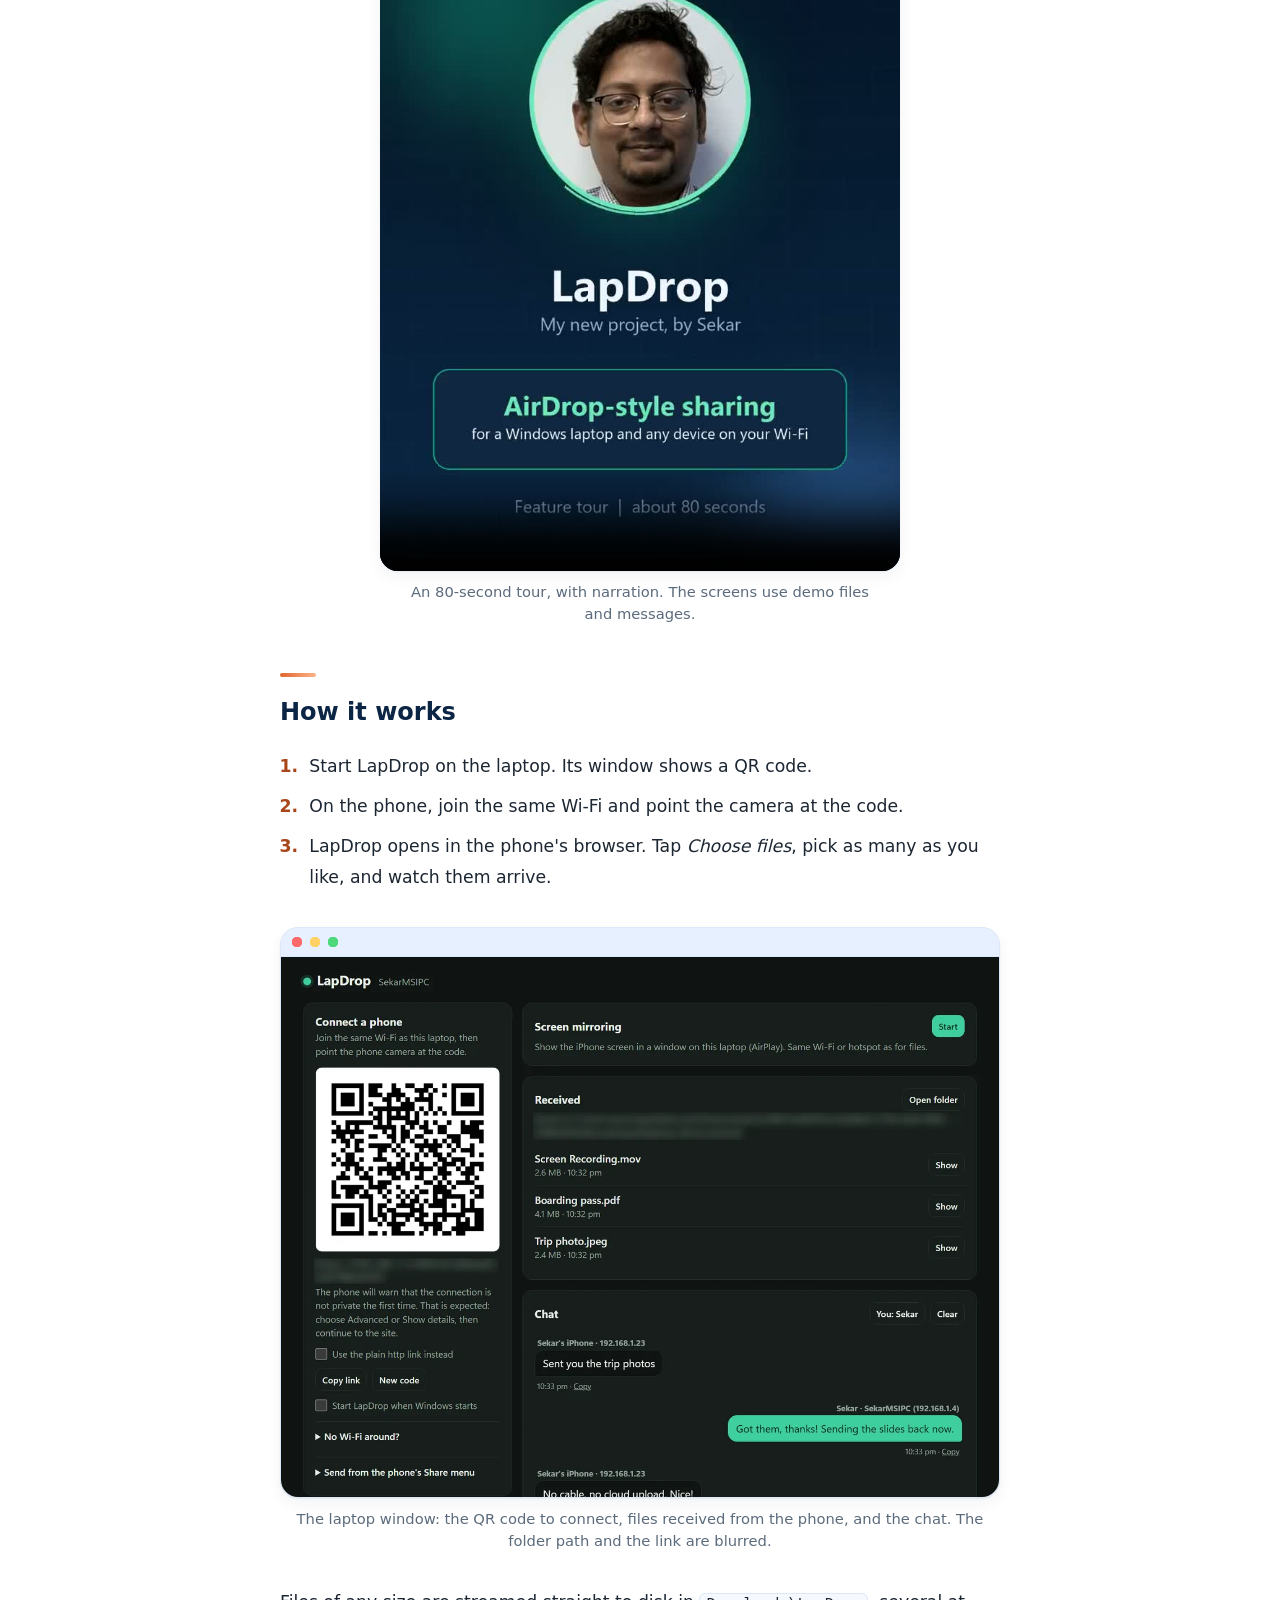
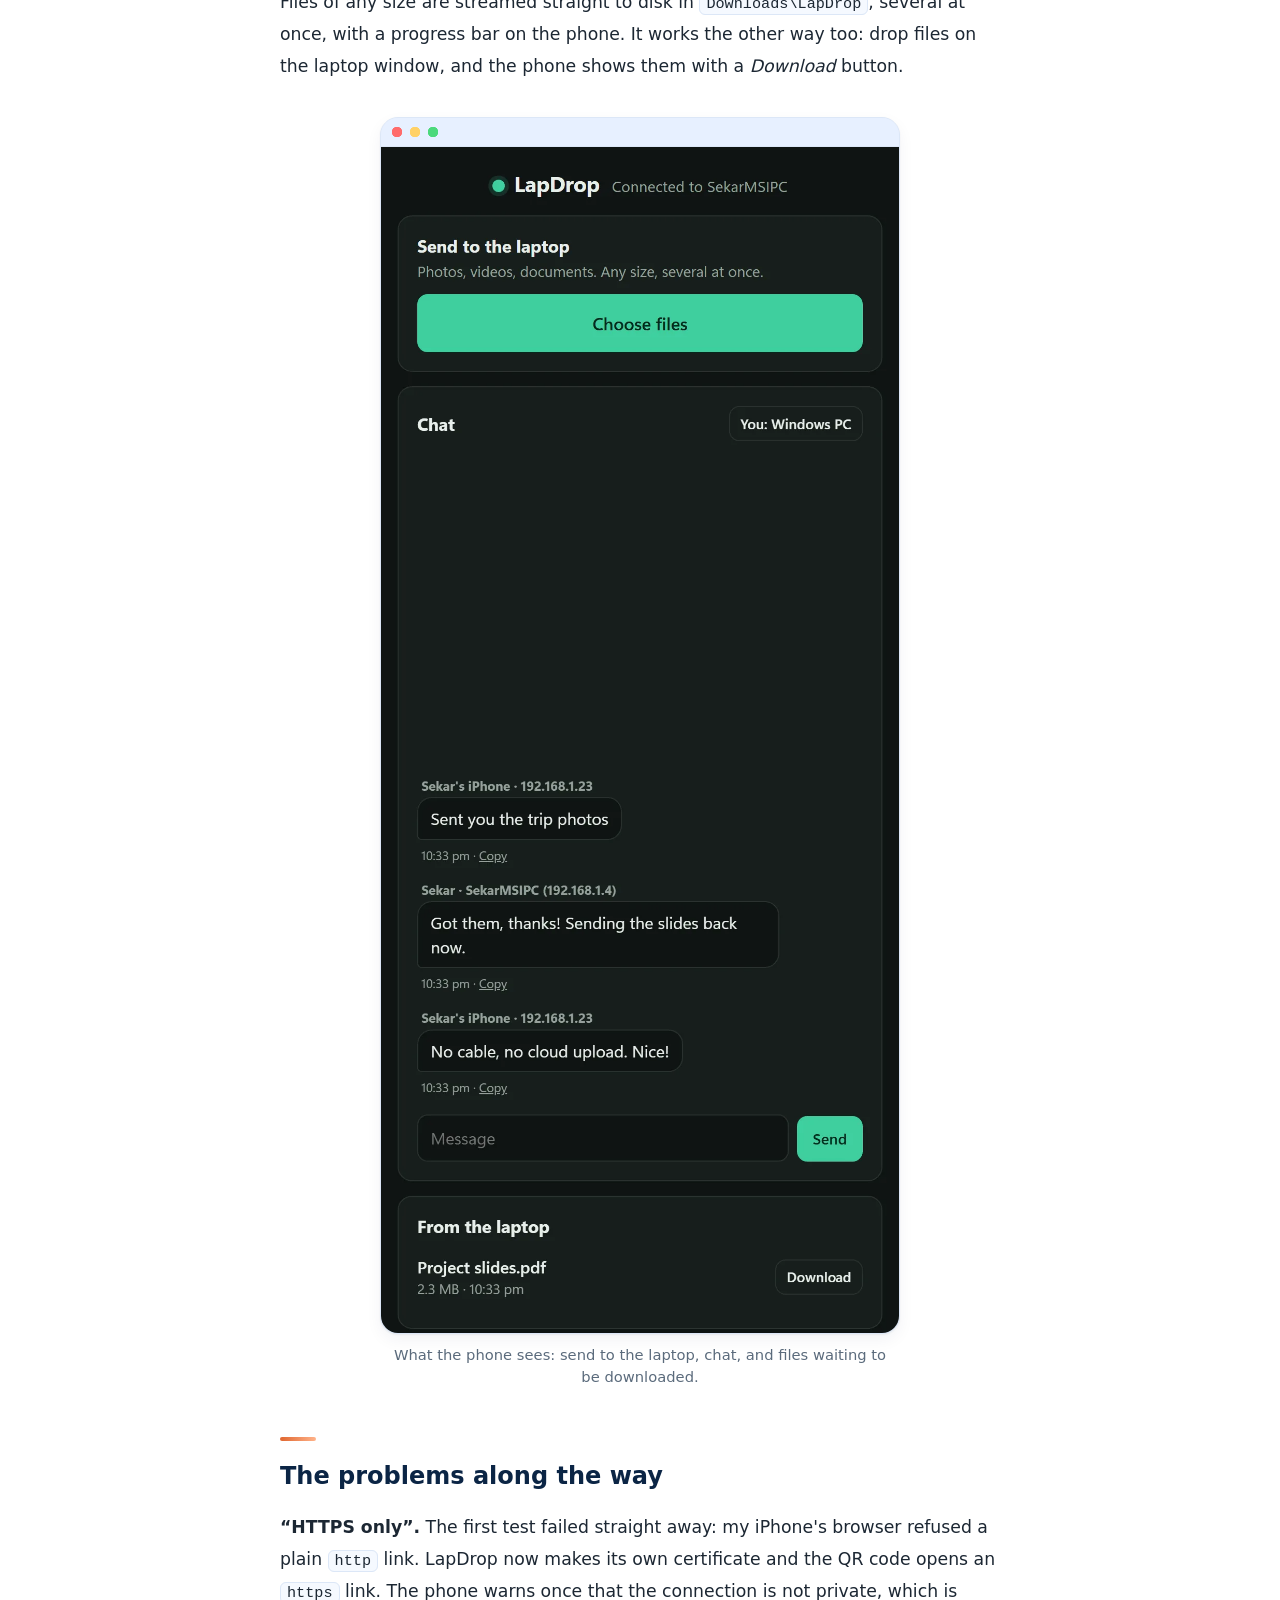
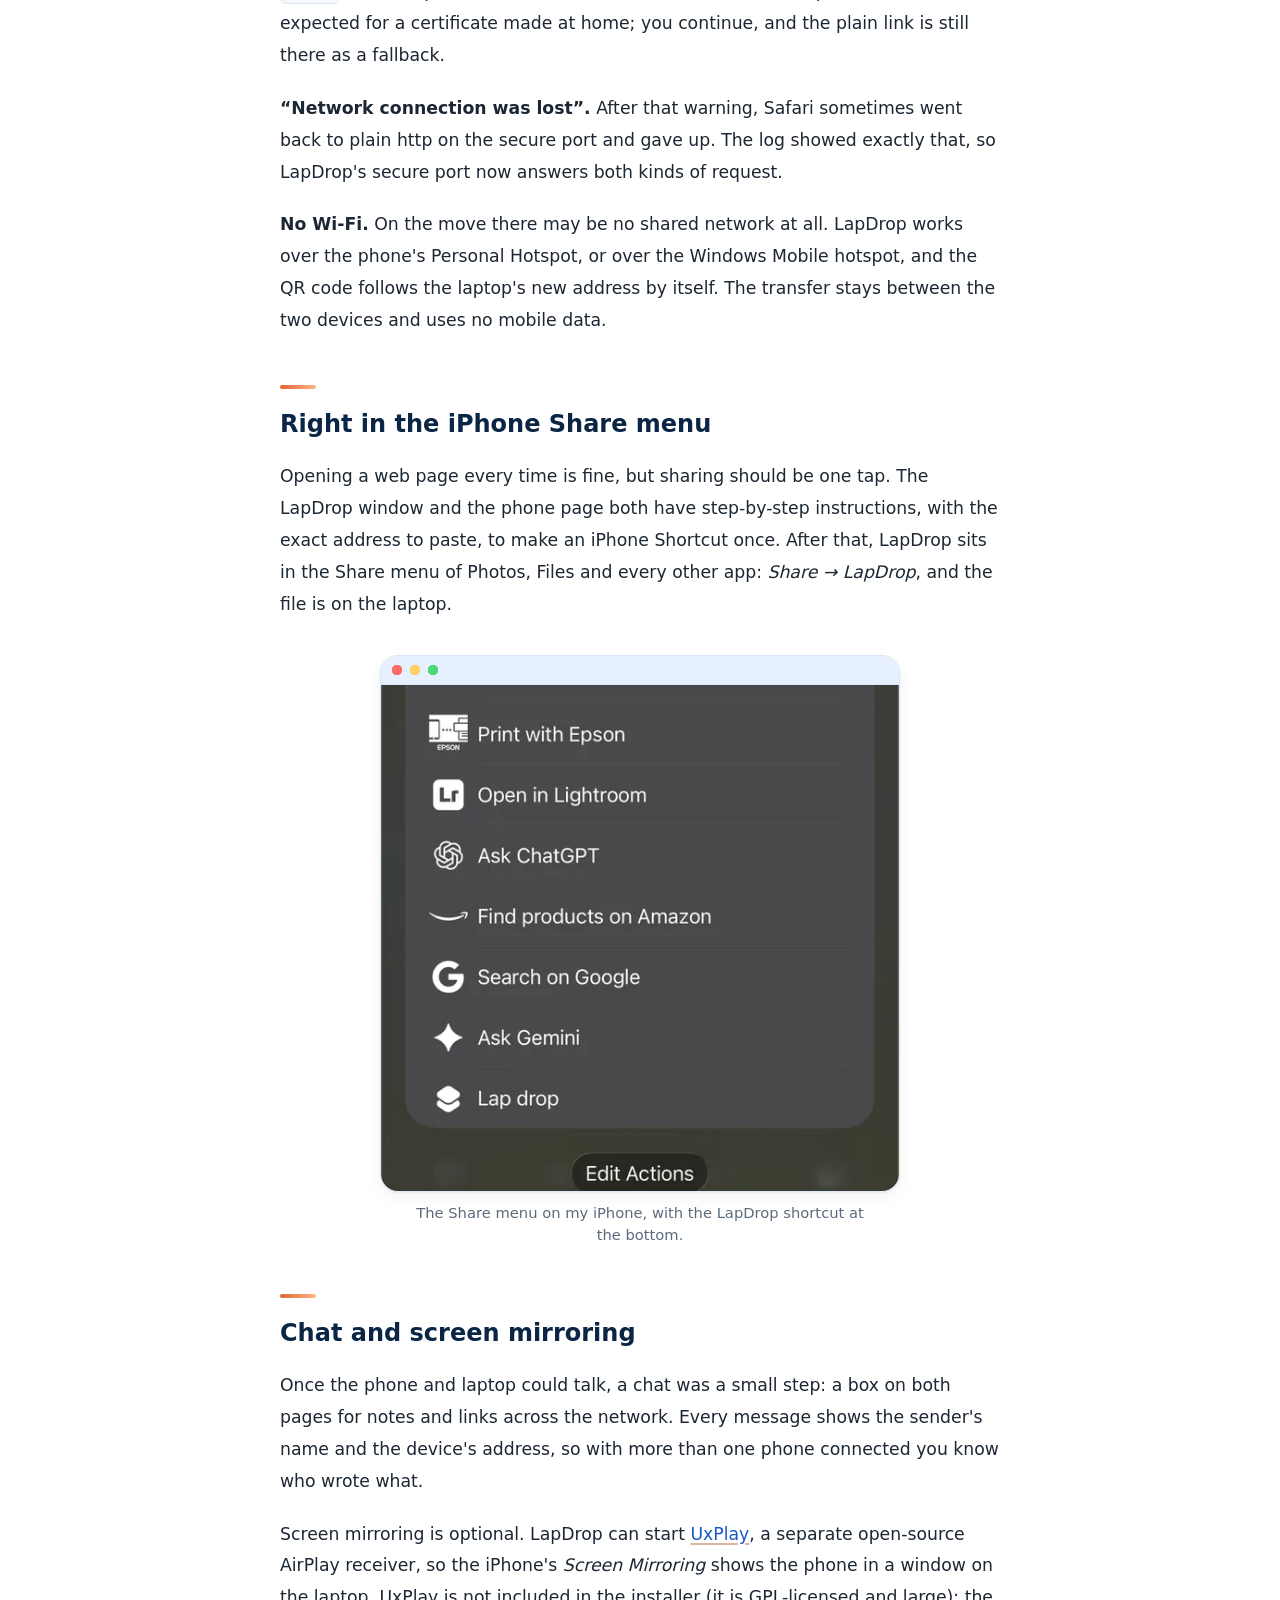
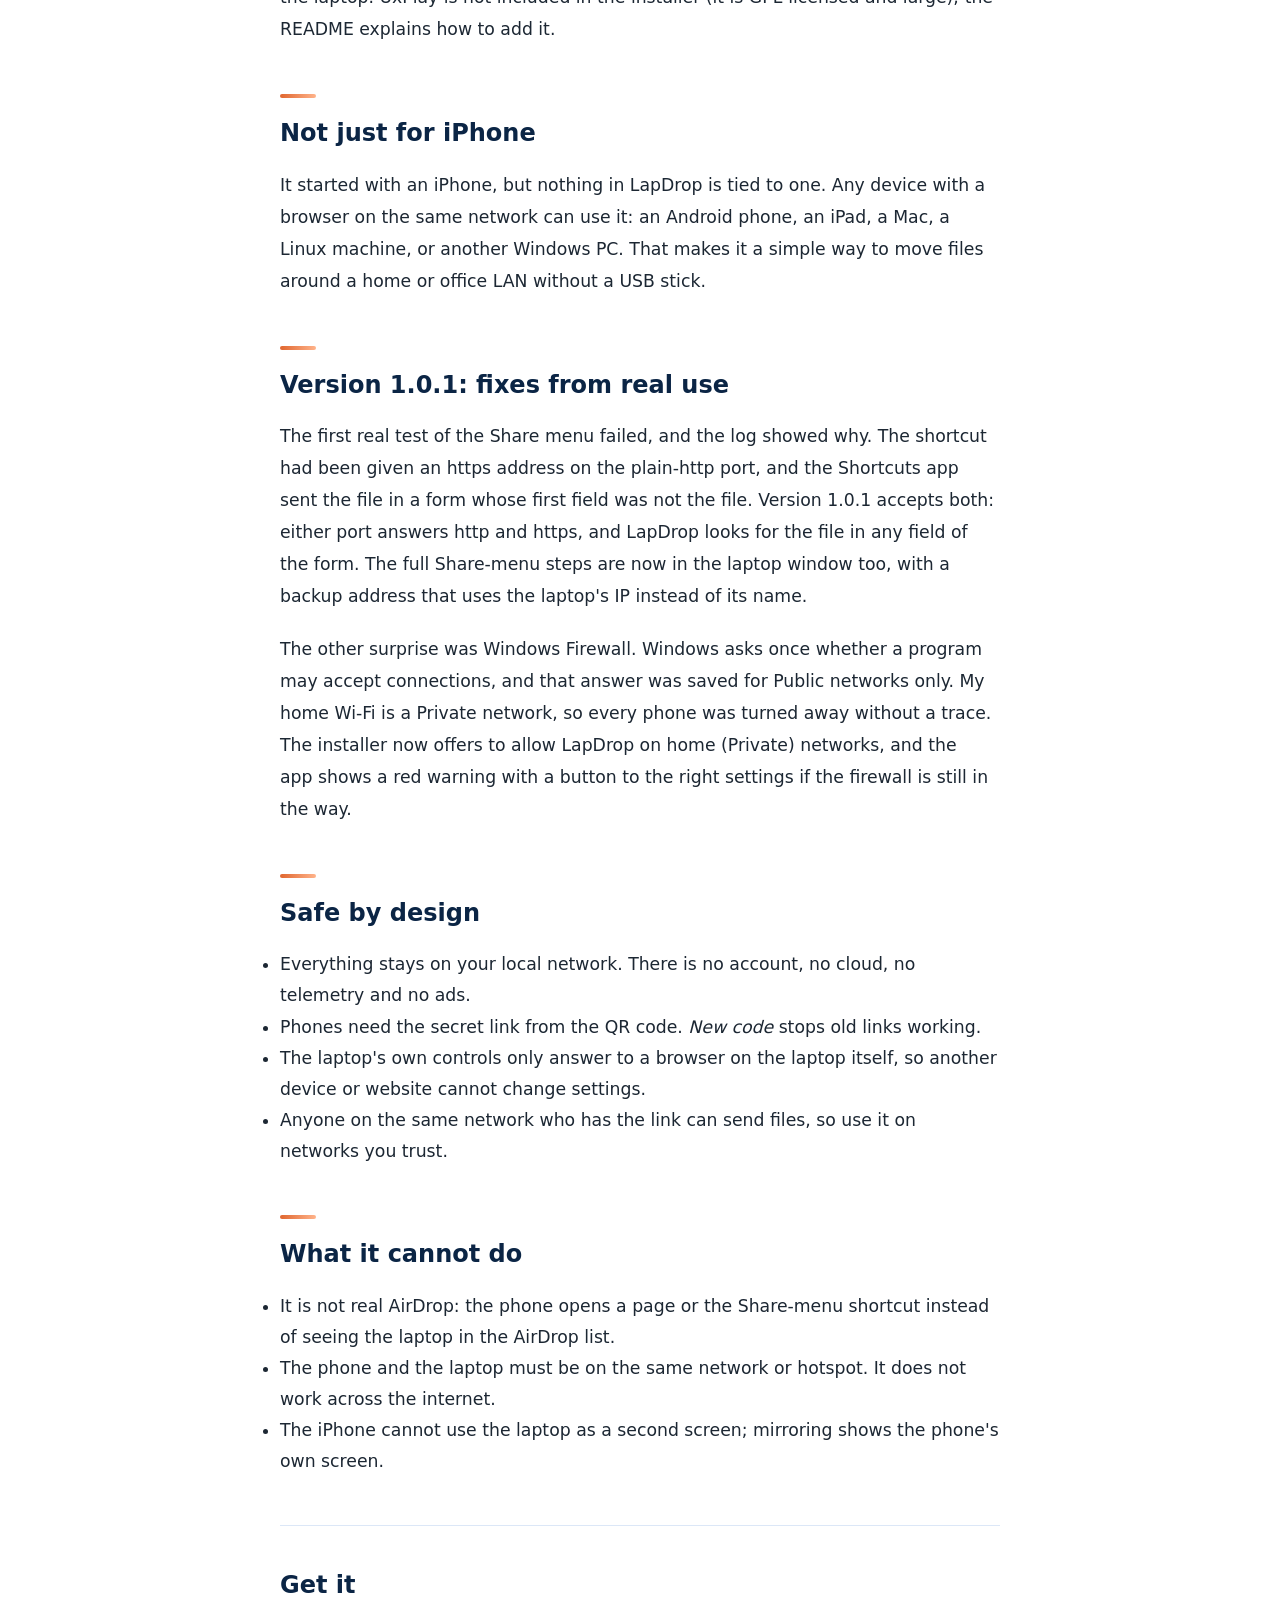
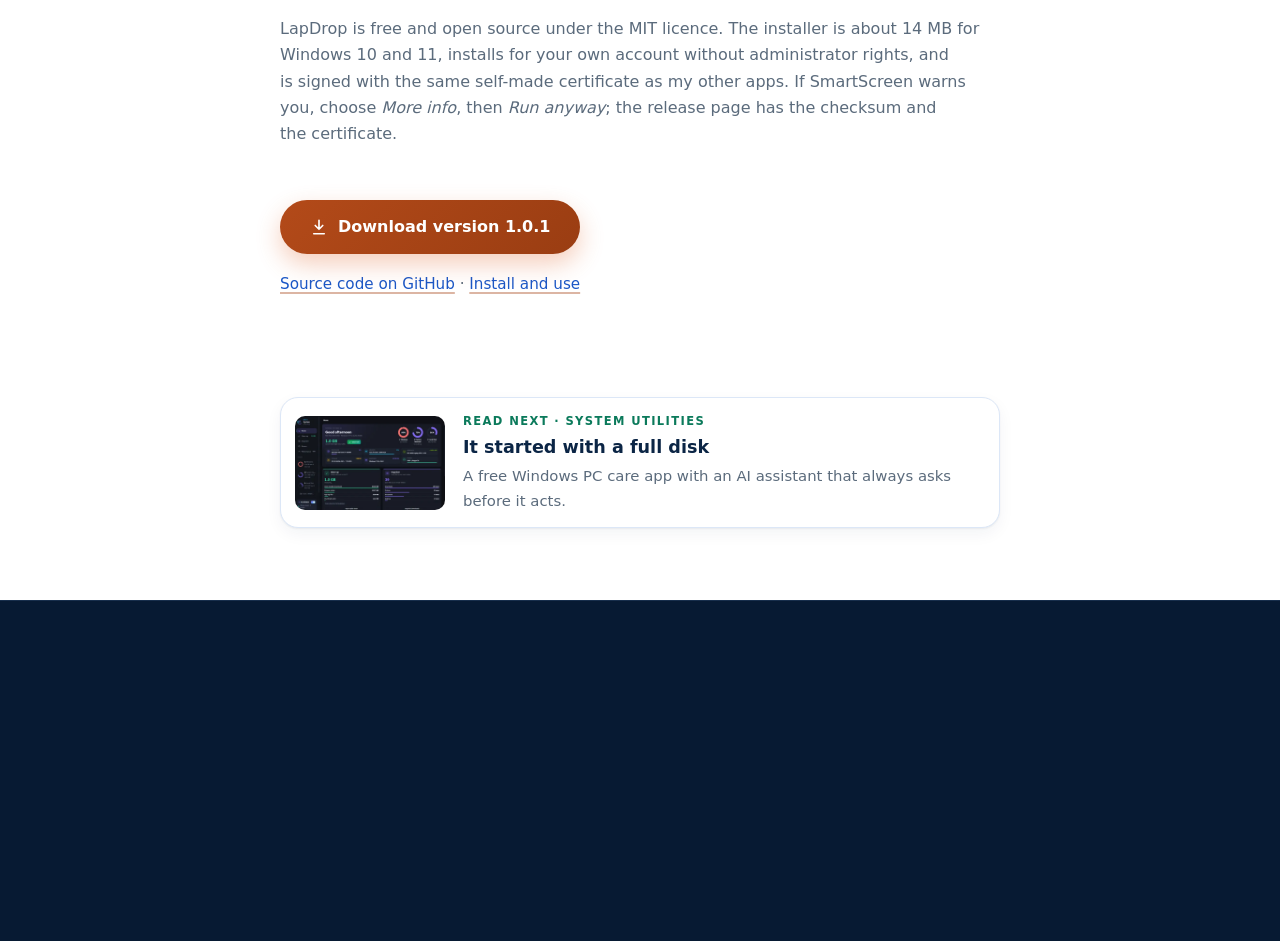
<file: docs/projects/lapdrop.html>
<!DOCTYPE html>
<html lang="en">
<head>
  <meta charset="UTF-8">
  <meta name="color-scheme" content="light dark">
  <meta name="theme-color" content="#071a33">
  <meta name="viewport" content="width=device-width, initial-scale=1.0, viewport-fit=cover">
  <title>LapDrop: AirDrop-Style Sharing for Windows | Sekar's Voyage</title>
  <meta name="description" content="Why I built LapDrop: send files of any size from an iPhone, Android or any browser to a Windows laptop over Wi-Fi. No app on the phone, no cloud, no cables.">
  <link rel="icon" href="../images/favicon.svg" type="image/svg+xml">
  <meta name="author" content="Sekar">
  <meta property="og:site_name" content="Sekar's Voyage">
  <meta property="og:type" content="article">
  <meta property="og:title" content="LapDrop: AirDrop-style sharing for Windows | Sekar's Voyage">
  <meta property="og:description" content="Send files of any size from an iPhone, Android or any browser to a Windows laptop over Wi-Fi. No app on the phone, no cloud, no cables.">
  <meta property="og:image" content="../images/og-card.jpg">
  <meta property="og:image:width" content="1200">
  <meta property="og:image:height" content="630">
  <meta name="twitter:card" content="summary_large_image">
  <script type="application/ld+json">{"@context": "https://schema.org", "@type": "Article", "headline": "LapDrop: AirDrop-style sharing for a Windows laptop", "description": "Why I built LapDrop: send files of any size from an iPhone, Android or any browser to a Windows laptop over Wi-Fi.", "datePublished": "2026-11-20", "dateModified": "2026-11-20", "inLanguage": "en", "author": {"@type": "Person", "name": "Sekar"}, "publisher": {"@type": "Organization", "name": "Sekar's Voyage"}}</script>
  <link rel="stylesheet" href="../styles.css?v=7">
  <script>(function(){try{var t=localStorage.getItem("theme");if(!t&&matchMedia("(prefers-color-scheme: dark)").matches)t="dark";if(t)document.documentElement.dataset.theme=t}catch(e){}document.documentElement.classList.add("js")})()</script>
  <script src="../site.js?v=6" defer></script>
</head>
<body data-project="lapdrop">
  <a class="skip" href="#main">Skip to content</a>

  <header class="site-header">
    <div class="container nav">
      <a class="brand" href="../index.html">Sekar's Voyage</a>
      <div class="nav-tools">
        <nav id="site-nav" aria-label="Main navigation">
          <a href="../index.html#projects">Projects</a>
          <a href="../index.html#how">How I build</a>
          <a href="../index.html#about">About</a>
          <a href="../index.html#contact">Contact</a>
        </nav>
        <button class="theme-toggle" type="button" aria-label="Dark mode" aria-pressed="false">
          <svg class="moon" viewBox="0 0 24 24" aria-hidden="true"><path d="M20.5 14.2A8.5 8.5 0 0 1 9.8 3.5a8.5 8.5 0 1 0 10.7 10.7z"/></svg>
          <svg class="sun" viewBox="0 0 24 24" aria-hidden="true"><circle cx="12" cy="12" r="4"/><path d="M12 2v2M12 20v2M4.9 4.9l1.4 1.4M17.7 17.7l1.4 1.4M2 12h2M20 12h2M4.9 19.1l1.4-1.4M17.7 6.3l1.4-1.4"/></svg>
        </button>
        <button class="menu-toggle" type="button" aria-label="Menu" aria-expanded="false" aria-controls="site-nav"><span></span><span></span><span></span></button>
      </div>
    </div>
    <div class="progress" aria-hidden="true"></div>
  </header>

  <main id="main" tabindex="-1">
    <article class="article">
      <div class="container article-container">

        <a class="back" href="../index.html#projects">&larr; Back to projects</a>

        <header class="article-header">
          <p class="eyebrow">Project story</p>
          <h1>LapDrop: AirDrop for my Windows laptop</h1>
          <p class="meta">By Sekar &middot; November 2026 &middot; 6 min read</p>
          <p class="standfirst">I only wanted to get photos from my iPhone onto my Windows laptop. There is no AirDrop on Windows, so I built my own: scan a QR code, send files of any size, and nothing leaves the local network.</p>
          <dl class="glance" data-reveal>
            <div><dt>Version</dt><dd>1.0.1, released 20 November 2026</dd></div>
            <div><dt>Laptop</dt><dd>Windows 10 and 11</dd></div>
            <div><dt>Phone</dt><dd>Any browser: iPhone, iPad, Android, Mac, Linux, another PC</dd></div>
            <div><dt>Installer</dt><dd>About 14 MB. No Python, no admin rights</dd></div>
            <div><dt>Licence</dt><dd>MIT, open source</dd></div>
            <div><dt>Price</dt><dd>Free, no account, no cloud</dd></div>
          </dl>
        </header>

        <div class="prose">

          <h2>The requirement</h2>

          <p>It was a simple need. I had photos and screen recordings on my iPhone and I wanted them on my Windows laptop, the one I work on every day. Between Apple devices that is one tap: AirDrop. Between an iPhone and a Windows PC, it is not.</p>

          <p>The usual ways all have a catch. A cable means finding the right one, unlocking the phone and waiting for Windows to see it. Emailing files to yourself runs into size limits and compression. Uploading to the cloud means sending everything out to the internet just to bring it back down to a laptop sitting next to the phone. And AirDrop itself only works from Apple to Apple.</p>

          <h2>Why I built it</h2>

          <p>The phone and the laptop were on the same Wi-Fi, a metre apart. Every phone already has a browser, and every browser can upload a file. So the laptop only needed to run a small web server and show the phone where to find it. No app on the phone, no account, and the files go straight across the local network. I built LapDrop with AI in a few sessions, testing each step with my own iPhone.</p>

          <figure class="post-figure video-figure" data-reveal>
            <video controls preload="none" playsinline poster="../images/lapdrop-tour-poster.jpg" width="720" height="900">
              <source src="../videos/lapdrop-tour.mp4" type="video/mp4">
              <a href="../videos/lapdrop-tour.mp4">Watch the LapDrop tour (MP4, 80 seconds)</a>
            </video>
            <figcaption>An 80-second tour, with narration. The screens use demo files and messages.</figcaption>
          </figure>

          <h2>How it works</h2>

          <ol class="steps">
            <li>Start LapDrop on the laptop. Its window shows a QR code.</li>
            <li>On the phone, join the same Wi-Fi and point the camera at the code.</li>
            <li>LapDrop opens in the phone's browser. Tap <em>Choose files</em>, pick as many as you like, and watch them arrive.</li>
          </ol>

          <figure class="post-figure" data-reveal>
            <img src="../images/lapdrop-laptop-1280.webp" srcset="../images/lapdrop-laptop-640.webp 640w, ../images/lapdrop-laptop-1280.webp 1280w" sizes="(min-width: 760px) 720px, 100vw" alt="LapDrop window on the laptop with the QR code, screen mirroring, received files and the chat" width="1280" height="962" loading="lazy" decoding="async">
            <figcaption>The laptop window: the QR code to connect, files received from the phone, and the chat. The folder path and the link are blurred.</figcaption>
          </figure>

          <p>Files of any size are streamed straight to disk in <code>Downloads\LapDrop</code>, several at once, with a progress bar on the phone. It works the other way too: drop files on the laptop window, and the phone shows them with a <em>Download</em> button.</p>

          <figure class="post-figure narrow" data-reveal>
            <img src="../images/lapdrop-phone-1000.webp" srcset="../images/lapdrop-phone-500.webp 500w, ../images/lapdrop-phone-1000.webp 1000w" sizes="(min-width: 560px) 520px, 100vw" alt="LapDrop page on a phone with Choose files, the chat and a file from the laptop" width="1000" height="2290" loading="lazy" decoding="async">
            <figcaption>What the phone sees: send to the laptop, chat, and files waiting to be downloaded.</figcaption>
          </figure>

          <h2>The problems along the way</h2>

          <p><strong>&ldquo;HTTPS only&rdquo;.</strong> The first test failed straight away: my iPhone's browser refused a plain <code>http</code> link. LapDrop now makes its own certificate and the QR code opens an <code>https</code> link. The phone warns once that the connection is not private, which is expected for a certificate made at home; you continue, and the plain link is still there as a fallback.</p>

          <p><strong>&ldquo;Network connection was lost&rdquo;.</strong> After that warning, Safari sometimes went back to plain http on the secure port and gave up. The log showed exactly that, so LapDrop's secure port now answers both kinds of request.</p>

          <p><strong>No Wi-Fi.</strong> On the move there may be no shared network at all. LapDrop works over the phone's Personal Hotspot, or over the Windows Mobile hotspot, and the QR code follows the laptop's new address by itself. The transfer stays between the two devices and uses no mobile data.</p>

          <h2>Right in the iPhone Share menu</h2>

          <p>Opening a web page every time is fine, but sharing should be one tap. The LapDrop window and the phone page both have step-by-step instructions, with the exact address to paste, to make an iPhone Shortcut once. After that, LapDrop sits in the Share menu of Photos, Files and every other app: <em>Share &rarr; LapDrop</em>, and the file is on the laptop.</p>

          <figure class="post-figure narrow" data-reveal>
            <img src="../images/lapdrop-share-1120.webp" srcset="../images/lapdrop-share-560.webp 560w, ../images/lapdrop-share-1120.webp 1120w" sizes="(min-width: 560px) 520px, 100vw" alt="iPhone Share menu with Lap drop as the last action" width="1120" height="1094" loading="lazy" decoding="async">
            <figcaption>The Share menu on my iPhone, with the LapDrop shortcut at the bottom.</figcaption>
          </figure>

          <h2>Chat and screen mirroring</h2>

          <p>Once the phone and laptop could talk, a chat was a small step: a box on both pages for notes and links across the network. Every message shows the sender's name and the device's address, so with more than one phone connected you know who wrote what.</p>

          <p>Screen mirroring is optional. LapDrop can start <a href="https://github.com/FDH2/UxPlay" rel="noopener">UxPlay</a>, a separate open-source AirPlay receiver, so the iPhone's <em>Screen Mirroring</em> shows the phone in a window on the laptop. UxPlay is not included in the installer (it is GPL-licensed and large); the README explains how to add it.</p>

          <h2>Not just for iPhone</h2>

          <p>It started with an iPhone, but nothing in LapDrop is tied to one. Any device with a browser on the same network can use it: an Android phone, an iPad, a Mac, a Linux machine, or another Windows PC. That makes it a simple way to move files around a home or office LAN without a USB stick.</p>

          <h2>Version 1.0.1: fixes from real use</h2>

          <p>The first real test of the Share menu failed, and the log showed why. The shortcut had been given an https address on the plain-http port, and the Shortcuts app sent the file in a form whose first field was not the file. Version 1.0.1 accepts both: either port answers http and https, and LapDrop looks for the file in any field of the form. The full Share-menu steps are now in the laptop window too, with a backup address that uses the laptop's IP instead of its name.</p>

          <p>The other surprise was Windows Firewall. Windows asks once whether a program may accept connections, and that answer was saved for Public networks only. My home Wi-Fi is a Private network, so every phone was turned away without a trace. The installer now offers to allow LapDrop on home (Private) networks, and the app shows a red warning with a button to the right settings if the firewall is still in the way.</p>

          <h2>Safe by design</h2>

          <ul>
            <li>Everything stays on your local network. There is no account, no cloud, no telemetry and no ads.</li>
            <li>Phones need the secret link from the QR code. <em>New code</em> stops old links working.</li>
            <li>The laptop's own controls only answer to a browser on the laptop itself, so another device or website cannot change settings.</li>
            <li>Anyone on the same network who has the link can send files, so use it on networks you trust.</li>
          </ul>

          <h2>What it cannot do</h2>

          <ul>
            <li>It is not real AirDrop: the phone opens a page or the Share-menu shortcut instead of seeing the laptop in the AirDrop list.</li>
            <li>The phone and the laptop must be on the same network or hotspot. It does not work across the internet.</li>
            <li>The iPhone cannot use the laptop as a second screen; mirroring shows the phone's own screen.</li>
          </ul>

        </div>

        <div class="article-footer" data-reveal>
          <h2>Get it</h2>
          <p>LapDrop is free and open source under the MIT licence. The installer is about 14 MB for Windows 10 and 11, installs for your own account without administrator rights, and is signed with the same self-made certificate as my other apps. If SmartScreen warns you, choose <em>More info</em>, then <em>Run anyway</em>; the release page has the checksum and the certificate.</p>
          <a class="download" href="https://github.com/sekar28/sekar-voyage/releases/tag/lapdrop-v1.0.1" rel="noopener">Download version 1.0.1</a>
          <p class="more-links"><a href="https://github.com/sekar28/sekar-voyage/tree/main/LapDrop" rel="noopener">Source code on GitHub</a> &middot; <a href="https://github.com/sekar28/sekar-voyage/blob/main/LapDrop/README.md" rel="noopener">Install and use</a></p>
        </div>

        <a class="next" href="system-utilities.html" data-reveal data-project="utilities">
          <img src="../images/system-utilities-home-640.webp" alt="System Utilities home screen" width="640" height="400" loading="lazy" decoding="async">
          <span class="next-body">
            <span class="eyebrow-sm">Read next &middot; System Utilities</span>
            <strong>It started with a full disk</strong>
            <span>A free Windows PC care app with an AI assistant that always asks before it acts.</span>
          </span>
        </a>

      </div>
    </article>
  </main>

  <footer class="site-footer">
    <div class="container footer-grid">
      <div class="footer-brand">
        <a class="brand" href="../index.html">Sekar's Voyage</a>
        <p>Free tools built with AI, for security and beyond.</p>
      </div>
      <nav aria-label="Projects">
        <p class="footer-title">Projects</p>
        <a href="../projects/voice-dashboard.html">Voice Dashboard</a>
        <a href="../projects/system-utilities.html">System Utilities</a>
        <a href="../projects/lapdrop.html">LapDrop</a>
        <a href="../projects/raspberry-pi-hub.html">Raspberry Pi hub</a>
      </nav>
      <nav aria-label="Site">
        <p class="footer-title">Site</p>
        <a href="../index.html#how">How I build</a>
        <a href="../index.html#about">About</a>
        <a href="../index.html#contact">Contact</a>
      </nav>
    </div>
    <div class="container footer-base">
      <p>&copy; 2026 Sekar's Voyage</p>
      <p>Built with AI tools, shared free.</p>
      <p class="visit-note" hidden>Views: <span data-page>0</span> on this page, <span data-all>0</span> on the site. Counted without cookies or personal data.</p>
    </div>
  </footer>

</body>
</html>
</file>
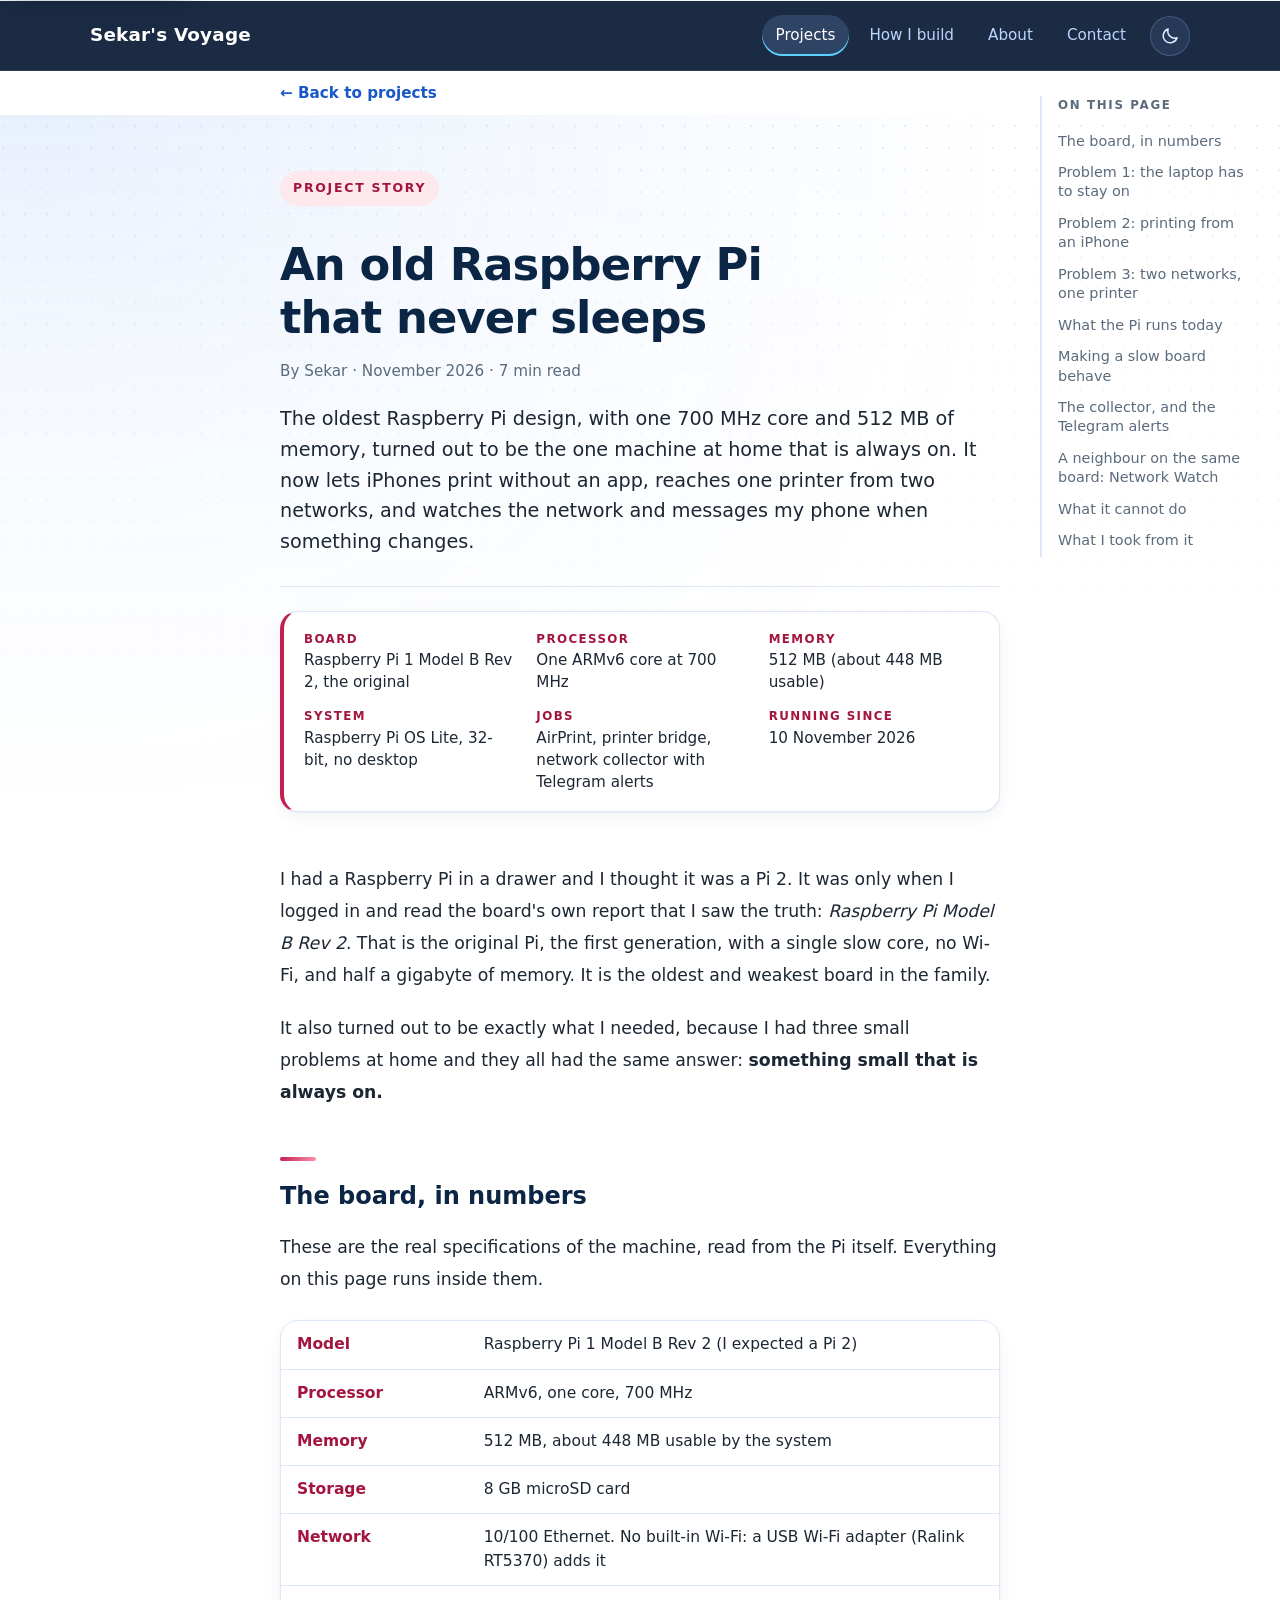
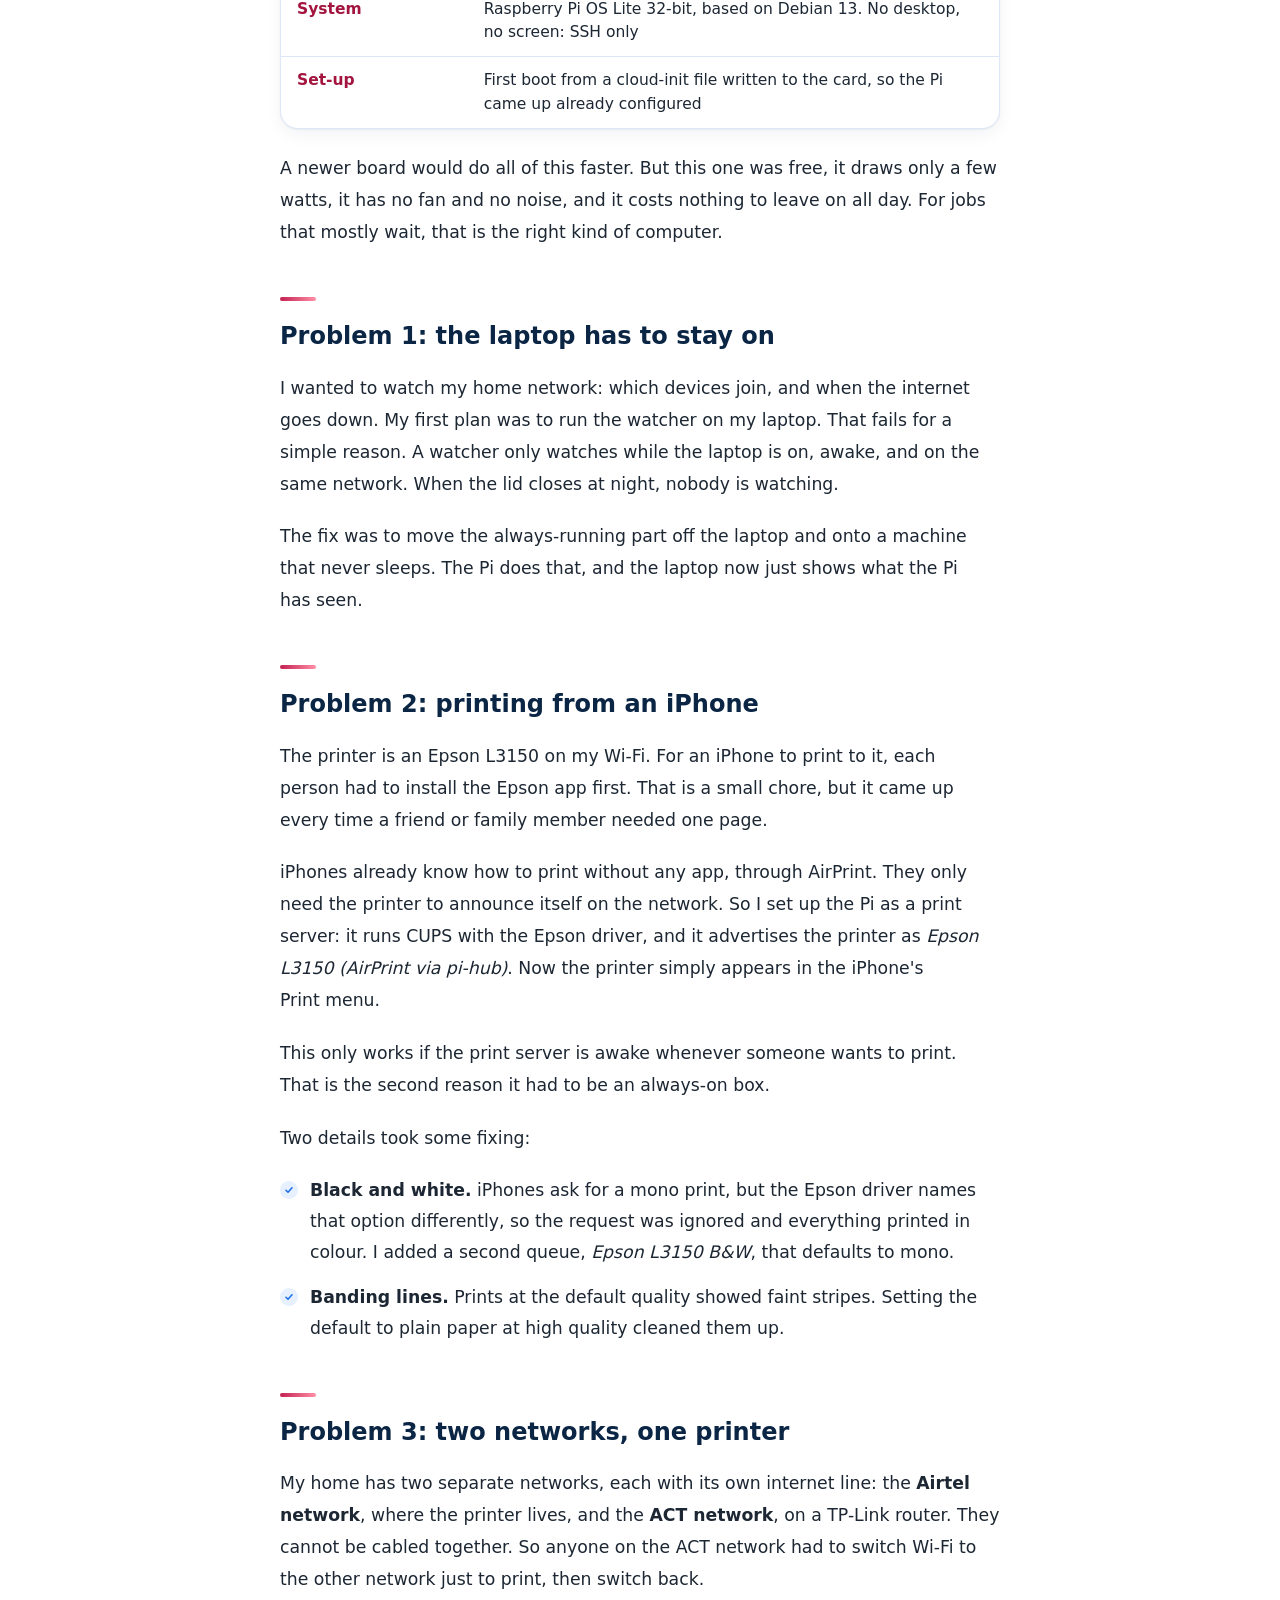
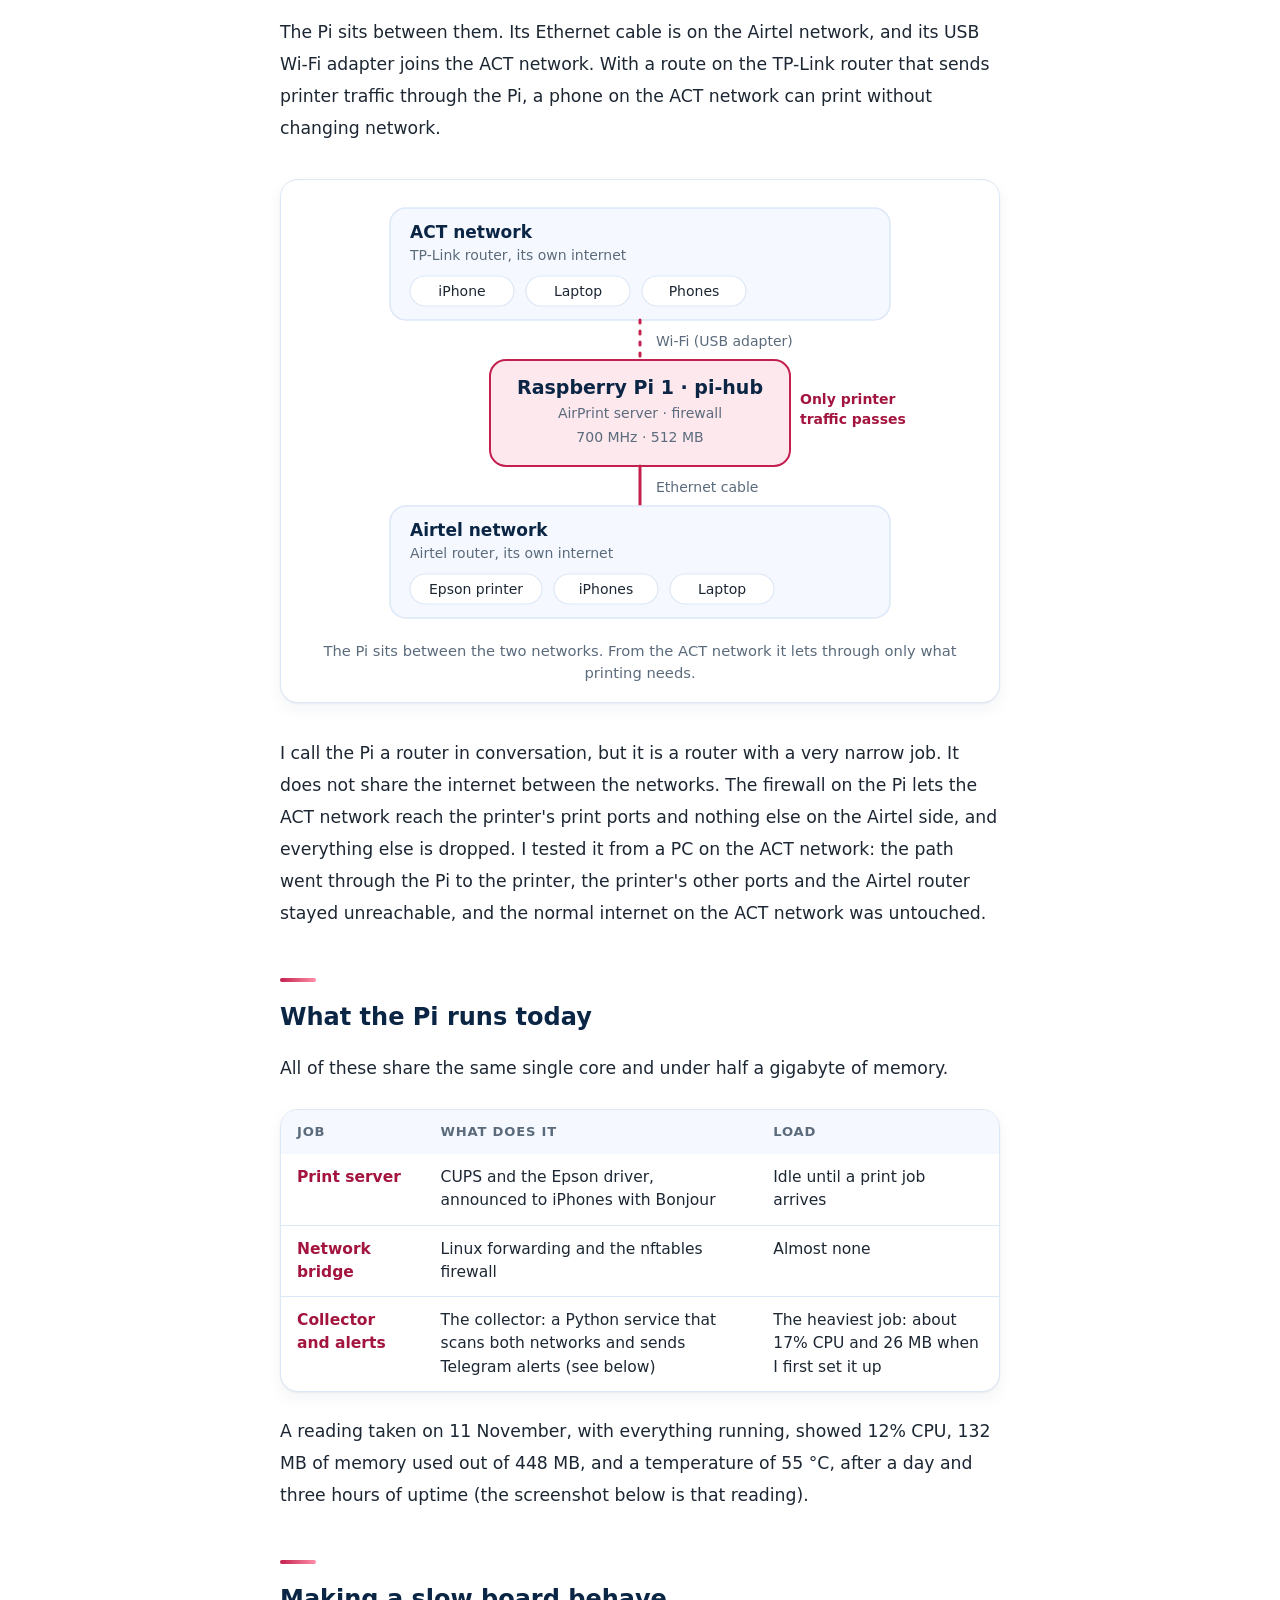
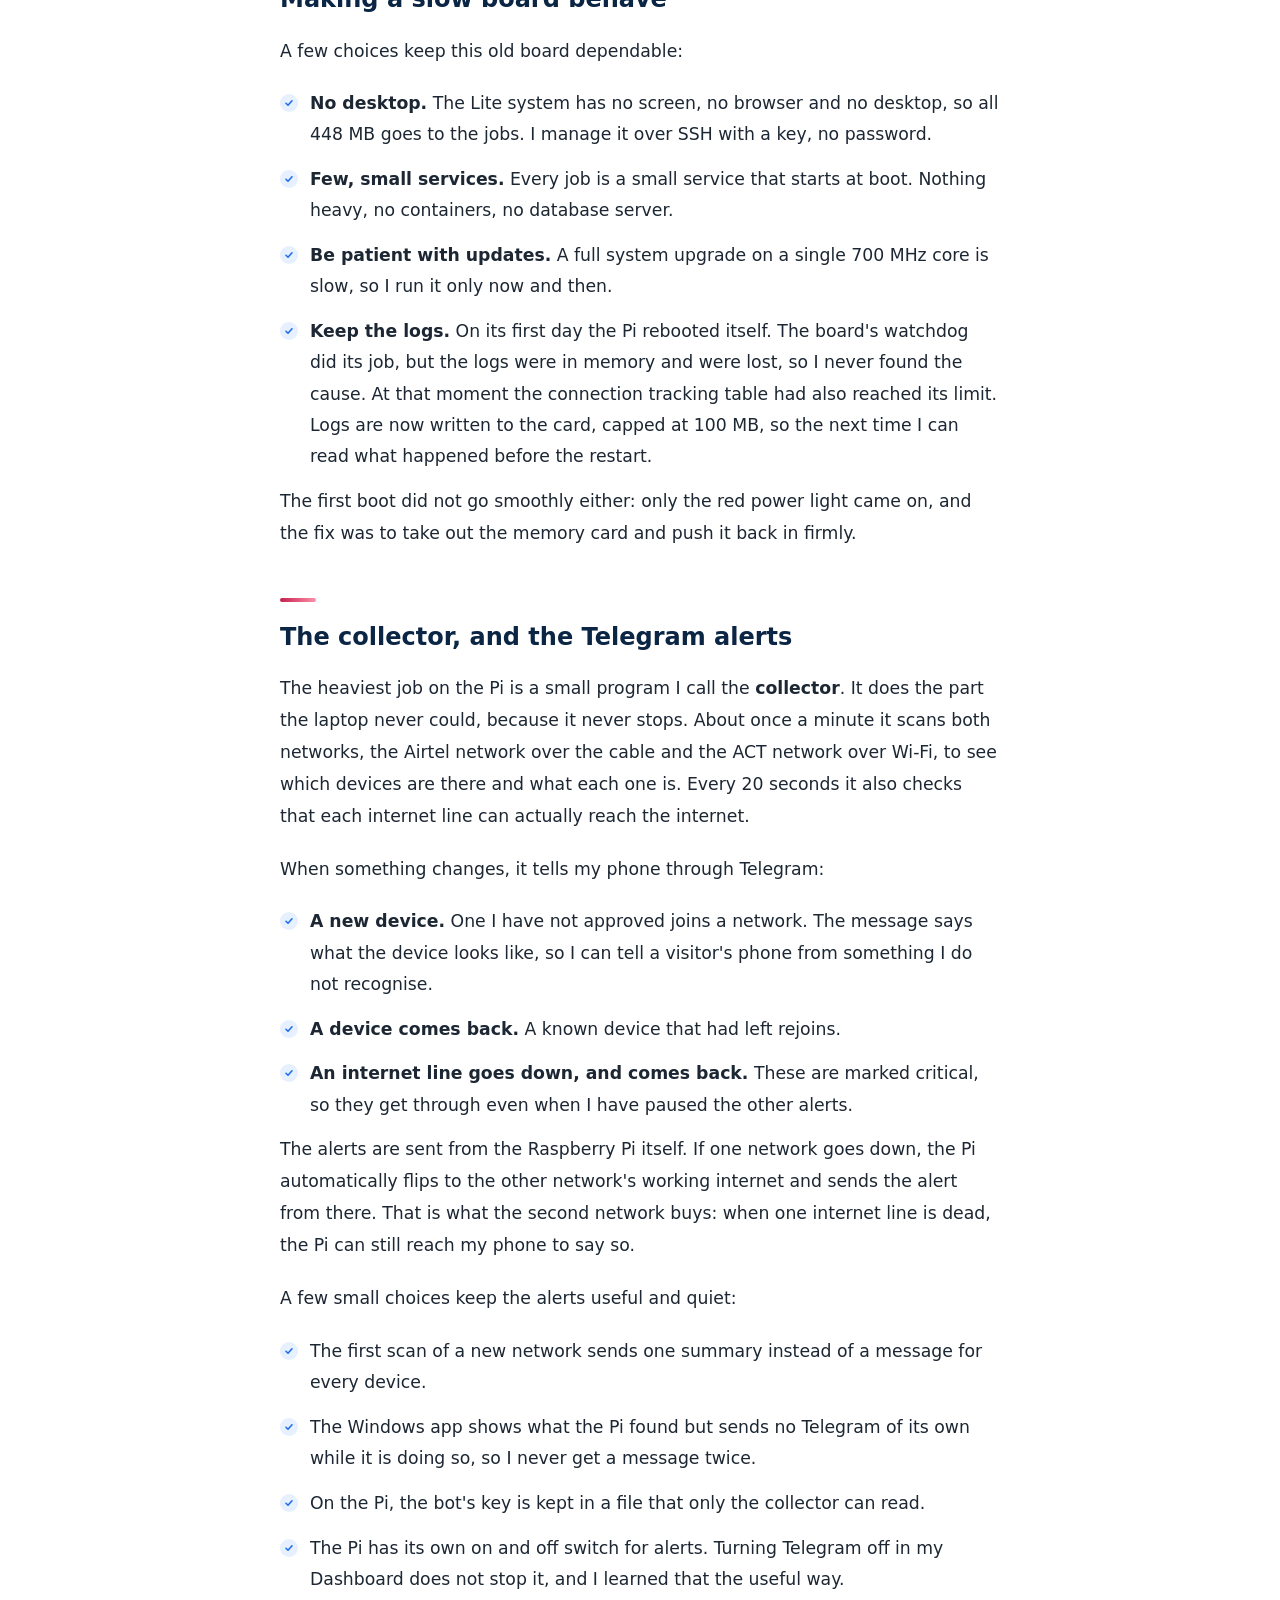
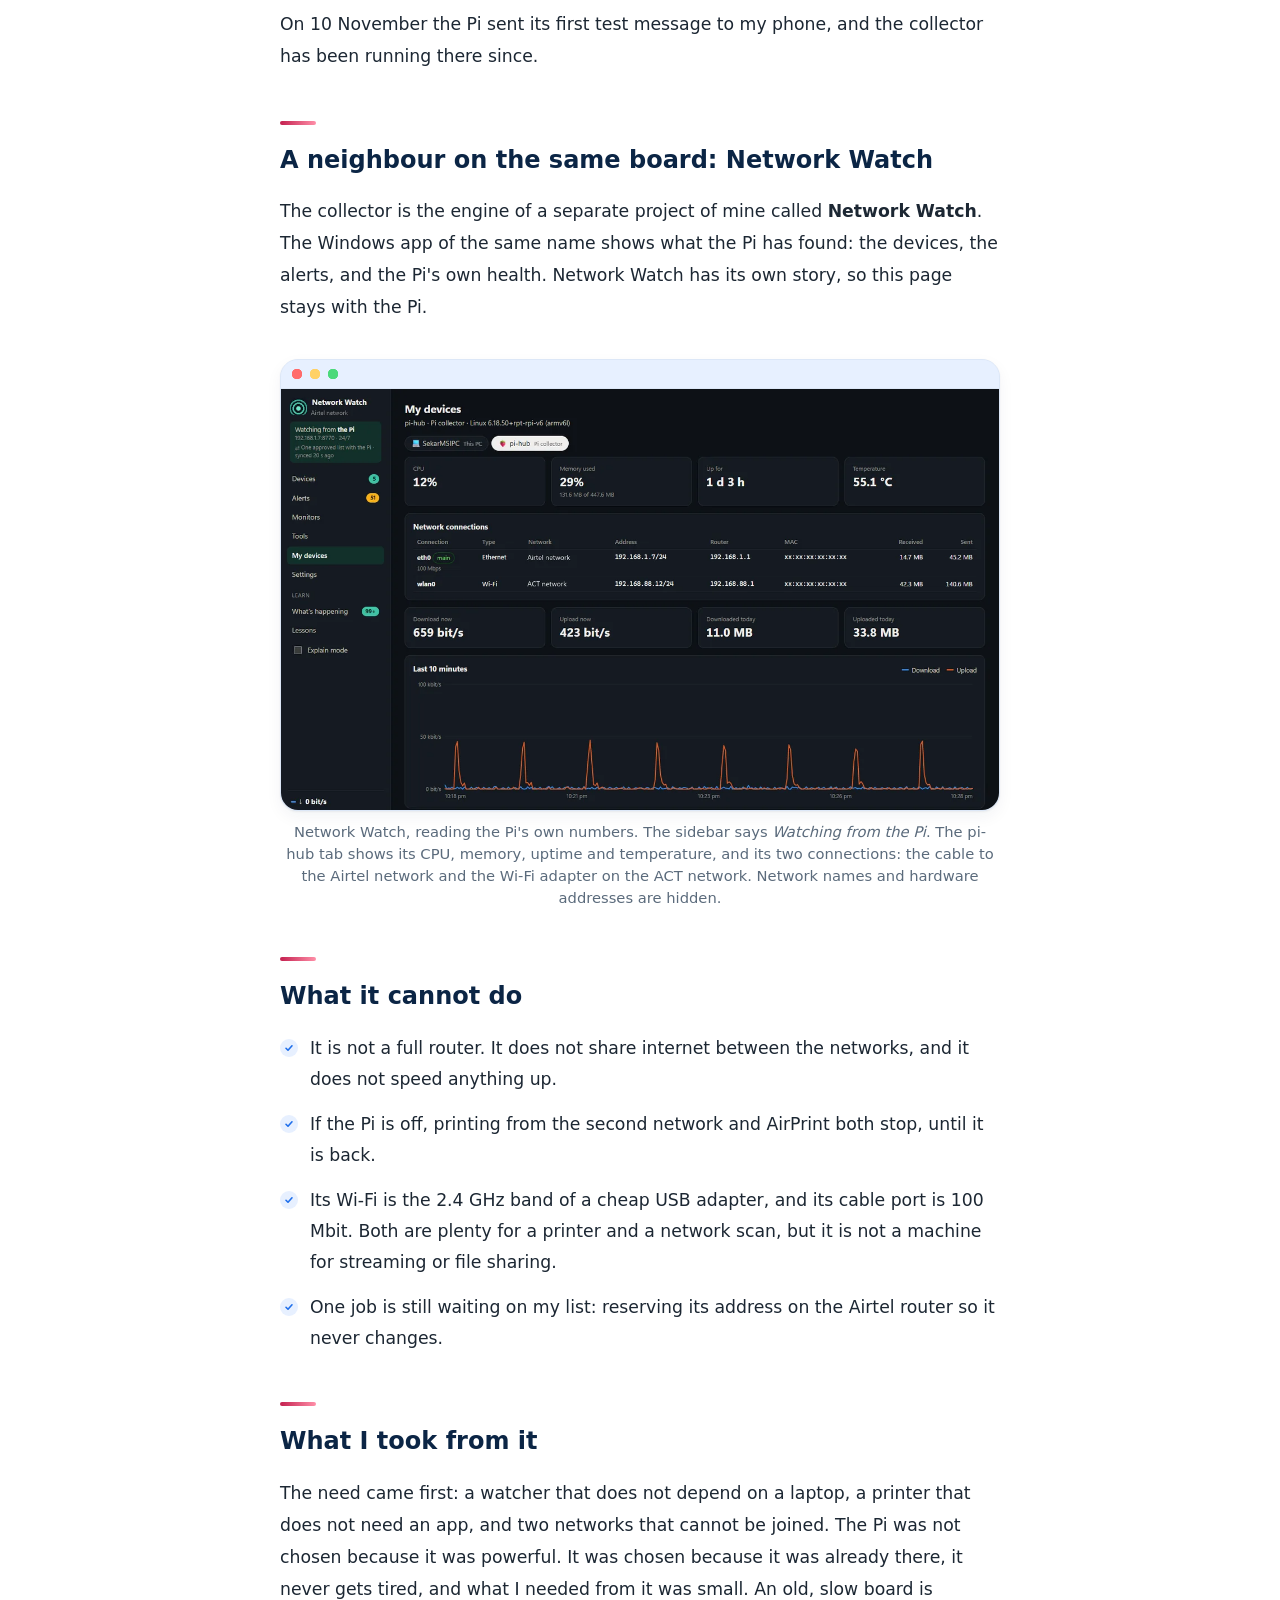
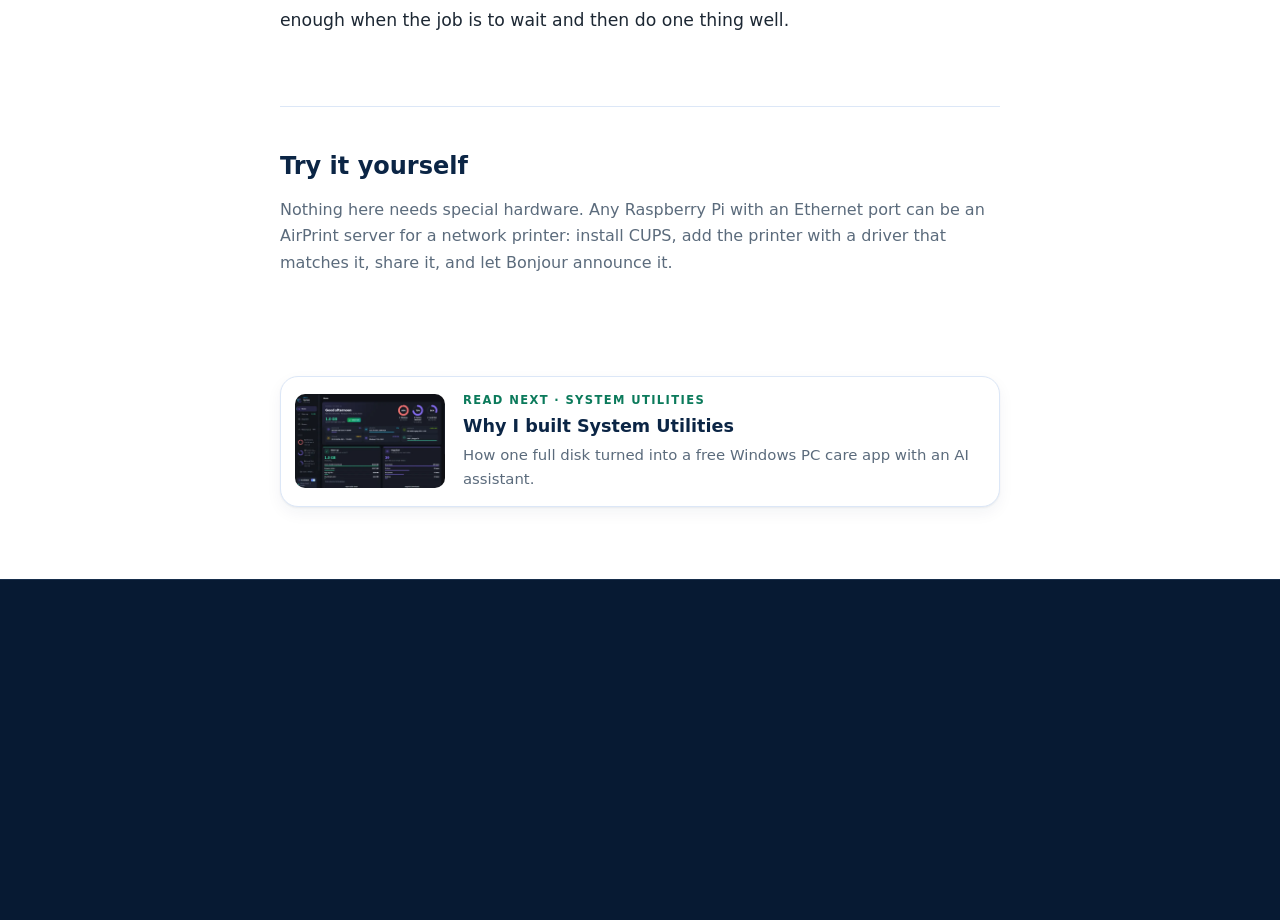
<file: docs/projects/raspberry-pi-hub.html>
<!DOCTYPE html>
<html lang="en">
<head>
  <meta charset="UTF-8">
  <meta name="color-scheme" content="light dark">
  <meta name="theme-color" content="#071a33">
  <meta name="viewport" content="width=device-width, initial-scale=1.0, viewport-fit=cover">
  <title>An Old Raspberry Pi That Never Sleeps | Sekar's Voyage</title>
  <meta name="description" content="How the oldest Raspberry Pi, a 700 MHz Pi 1 with 512 MB of memory, became my always-on home box: AirPrint for iPhones, a printer bridge between two networks, and a network watcher.">
  <link rel="icon" href="../images/favicon.svg" type="image/svg+xml">
  <meta name="author" content="Sekar">
  <meta property="og:site_name" content="Sekar's Voyage">
  <meta property="og:type" content="article">
  <meta property="og:title" content="An Old Raspberry Pi That Never Sleeps | Sekar's Voyage">
  <meta property="og:description" content="How the oldest Raspberry Pi, a 700 MHz Pi 1 with 512 MB of memory, became my always-on home box: AirPrint for iPhones, a printer bridge between two networks, and a network watcher.">
  <meta property="og:image" content="../images/og-card.jpg">
  <meta property="og:image:width" content="1200">
  <meta property="og:image:height" content="630">
  <meta name="twitter:card" content="summary_large_image">
  <script type="application/ld+json">{"@context": "https://schema.org", "@type": "Article", "headline": "An old Raspberry Pi that never sleeps", "description": "How the oldest Raspberry Pi, a 700 MHz Pi 1 with 512 MB of memory, became an always-on home box for printing and network watching.", "datePublished": "2026-11-11", "dateModified": "2026-11-11", "inLanguage": "en", "author": {"@type": "Person", "name": "Sekar"}, "publisher": {"@type": "Organization", "name": "Sekar's Voyage"}}</script>
  <link rel="stylesheet" href="../styles.css?v=7">
  <script>(function(){try{var t=localStorage.getItem("theme");if(!t&&matchMedia("(prefers-color-scheme: dark)").matches)t="dark";if(t)document.documentElement.dataset.theme=t}catch(e){}document.documentElement.classList.add("js")})()</script>
  <script src="../site.js?v=6" defer></script>
</head>
<body data-project="pihub">
  <a class="skip" href="#main">Skip to content</a>

  <header class="site-header">
    <div class="container nav">
      <a class="brand" href="../index.html">Sekar's Voyage</a>
      <div class="nav-tools">
        <nav id="site-nav" aria-label="Main navigation">
          <a href="../index.html#projects">Projects</a>
          <a href="../index.html#how">How I build</a>
          <a href="../index.html#about">About</a>
          <a href="../index.html#contact">Contact</a>
        </nav>
        <button class="theme-toggle" type="button" aria-label="Dark mode" aria-pressed="false">
          <svg class="moon" viewBox="0 0 24 24" aria-hidden="true"><path d="M20.5 14.2A8.5 8.5 0 0 1 9.8 3.5a8.5 8.5 0 1 0 10.7 10.7z"/></svg>
          <svg class="sun" viewBox="0 0 24 24" aria-hidden="true"><circle cx="12" cy="12" r="4"/><path d="M12 2v2M12 20v2M4.9 4.9l1.4 1.4M17.7 17.7l1.4 1.4M2 12h2M20 12h2M4.9 19.1l1.4-1.4M17.7 6.3l1.4-1.4"/></svg>
        </button>
        <button class="menu-toggle" type="button" aria-label="Menu" aria-expanded="false" aria-controls="site-nav"><span></span><span></span><span></span></button>
      </div>
    </div>
    <div class="progress" aria-hidden="true"></div>
  </header>

  <main id="main" tabindex="-1">
    <article class="article">
      <div class="container article-container">

        <a class="back" href="../index.html#projects">&larr; Back to projects</a>

        <header class="article-header">
          <p class="eyebrow">Project story</p>
          <h1>An old Raspberry Pi that never sleeps</h1>
          <p class="meta">By Sekar &middot; November 2026 &middot; 7 min read</p>
          <p class="standfirst">The oldest Raspberry Pi design, with one 700 MHz core and 512 MB of memory, turned out to be the one machine at home that is always on. It now lets iPhones print without an app, reaches one printer from two networks, and watches the network and messages my phone when something changes.</p>
          <dl class="glance" data-reveal>
            <div><dt>Board</dt><dd>Raspberry Pi 1 Model B Rev 2, the original</dd></div>
            <div><dt>Processor</dt><dd>One ARMv6 core at 700 MHz</dd></div>
            <div><dt>Memory</dt><dd>512 MB (about 448 MB usable)</dd></div>
            <div><dt>System</dt><dd>Raspberry Pi OS Lite, 32-bit, no desktop</dd></div>
            <div><dt>Jobs</dt><dd>AirPrint, printer bridge, network collector with Telegram alerts</dd></div>
            <div><dt>Running since</dt><dd>10 November 2026</dd></div>
          </dl>
        </header>

        <div class="prose">

          <p>I had a Raspberry Pi in a drawer and I thought it was a Pi 2. It was only when I logged in and read the board's own report that I saw the truth: <em>Raspberry Pi Model B Rev 2</em>. That is the original Pi, the first generation, with a single slow core, no Wi-Fi, and half a gigabyte of memory. It is the oldest and weakest board in the family.</p>

          <p>It also turned out to be exactly what I needed, because I had three small problems at home and they all had the same answer: <strong>something small that is always on.</strong></p>

          <h2>The board, in numbers</h2>

          <p>These are the real specifications of the machine, read from the Pi itself. Everything on this page runs inside them.</p>

          <div class="spec-wrap" data-reveal>
            <table class="spec">
              <caption class="sr-only">Hardware and software of the Raspberry Pi</caption>
              <tbody>
                <tr><th scope="row">Model</th><td>Raspberry Pi 1 Model B Rev 2 (I expected a Pi 2)</td></tr>
                <tr><th scope="row">Processor</th><td>ARMv6, one core, 700 MHz</td></tr>
                <tr><th scope="row">Memory</th><td>512 MB, about 448 MB usable by the system</td></tr>
                <tr><th scope="row">Storage</th><td>8 GB microSD card</td></tr>
                <tr><th scope="row">Network</th><td>10/100 Ethernet. No built-in Wi-Fi: a USB Wi-Fi adapter (Ralink RT5370) adds it</td></tr>
                <tr><th scope="row">System</th><td>Raspberry Pi OS Lite 32-bit, based on Debian 13. No desktop, no screen: SSH only</td></tr>
                <tr><th scope="row">Set-up</th><td>First boot from a cloud-init file written to the card, so the Pi came up already configured</td></tr>
              </tbody>
            </table>
          </div>

          <p>A newer board would do all of this faster. But this one was free, it draws only a few watts, it has no fan and no noise, and it costs nothing to leave on all day. For jobs that mostly wait, that is the right kind of computer.</p>

          <h2>Problem 1: the laptop has to stay on</h2>

          <p>I wanted to watch my home network: which devices join, and when the internet goes down. My first plan was to run the watcher on my laptop. That fails for a simple reason. A watcher only watches while the laptop is on, awake, and on the same network. When the lid closes at night, nobody is watching.</p>

          <p>The fix was to move the always-running part off the laptop and onto a machine that never sleeps. The Pi does that, and the laptop now just shows what the Pi has seen.</p>

          <h2>Problem 2: printing from an iPhone</h2>

          <p>The printer is an Epson L3150 on my Wi-Fi. For an iPhone to print to it, each person had to install the Epson app first. That is a small chore, but it came up every time a friend or family member needed one page.</p>

          <p>iPhones already know how to print without any app, through AirPrint. They only need the printer to announce itself on the network. So I set up the Pi as a print server: it runs CUPS with the Epson driver, and it advertises the printer as <em>Epson L3150 (AirPrint via pi-hub)</em>. Now the printer simply appears in the iPhone's Print menu.</p>

          <p>This only works if the print server is awake whenever someone wants to print. That is the second reason it had to be an always-on box.</p>

          <p>Two details took some fixing:</p>
          <ul class="ticks">
            <li><strong>Black and white.</strong> iPhones ask for a mono print, but the Epson driver names that option differently, so the request was ignored and everything printed in colour. I added a second queue, <em>Epson L3150 B&amp;W</em>, that defaults to mono.</li>
            <li><strong>Banding lines.</strong> Prints at the default quality showed faint stripes. Setting the default to plain paper at high quality cleaned them up.</li>
          </ul>

          <h2>Problem 3: two networks, one printer</h2>

          <p>My home has two separate networks, each with its own internet line: the <strong>Airtel network</strong>, where the printer lives, and the <strong>ACT network</strong>, on a TP-Link router. They cannot be cabled together. So anyone on the ACT network had to switch Wi-Fi to the other network just to print, then switch back.</p>

          <p>The Pi sits between them. Its Ethernet cable is on the Airtel network, and its USB Wi-Fi adapter joins the ACT network. With a route on the TP-Link router that sends printer traffic through the Pi, a phone on the ACT network can print without changing network.</p>

          <figure class="post-figure net-figure" data-reveal>
            <svg class="net-diagram" viewBox="0 0 560 430" role="img" aria-labelledby="net-title net-desc">
              <title id="net-title">The Pi between two home networks</title>
              <desc id="net-desc">Devices on the ACT network reach the Raspberry Pi over Wi-Fi. The Pi is cabled to the Airtel network and forwards only printer traffic to the Epson printer.</desc>
              <g class="nd-box">
                <rect x="30" y="10" width="500" height="112" rx="16"/>
                <text class="nd-title" x="50" y="40">ACT network</text>
                <text class="nd-sub" x="50" y="62">TP-Link router, its own internet</text>
                <rect class="nd-chip" x="50" y="78" width="104" height="30" rx="15"/><text class="nd-chip-t" x="102" y="98">iPhone</text>
                <rect class="nd-chip" x="166" y="78" width="104" height="30" rx="15"/><text class="nd-chip-t" x="218" y="98">Laptop</text>
                <rect class="nd-chip" x="282" y="78" width="104" height="30" rx="15"/><text class="nd-chip-t" x="334" y="98">Phones</text>
              </g>
              <path class="nd-wire dashed" d="M280 122 V162"/>
              <text class="nd-label" x="296" y="148">Wi-Fi (USB adapter)</text>
              <g>
                <rect class="nd-pi" x="130" y="162" width="300" height="106" rx="16"/>
                <text class="nd-pi-title" x="280" y="196">Raspberry Pi 1 &middot; pi-hub</text>
                <text class="nd-pi-sub" x="280" y="220">AirPrint server &middot; firewall</text>
                <text class="nd-pi-sub" x="280" y="244">700 MHz &middot; 512 MB</text>
              </g>
              <path class="nd-wire" d="M280 268 V308"/>
              <text class="nd-label" x="296" y="294">Ethernet cable</text>
              <g class="nd-box">
                <rect x="30" y="308" width="500" height="112" rx="16"/>
                <text class="nd-title" x="50" y="338">Airtel network</text>
                <text class="nd-sub" x="50" y="360">Airtel router, its own internet</text>
                <rect class="nd-chip" x="50" y="376" width="132" height="30" rx="15"/><text class="nd-chip-t" x="116" y="396">Epson printer</text>
                <rect class="nd-chip" x="194" y="376" width="104" height="30" rx="15"/><text class="nd-chip-t" x="246" y="396">iPhones</text>
                <rect class="nd-chip" x="310" y="376" width="104" height="30" rx="15"/><text class="nd-chip-t" x="362" y="396">Laptop</text>
              </g>
              <text class="nd-note" x="440" y="206">Only printer</text>
              <text class="nd-note" x="440" y="226">traffic passes</text>
            </svg>
            <figcaption>The Pi sits between the two networks. From the ACT network it lets through only what printing needs.</figcaption>
          </figure>

          <p>I call the Pi a router in conversation, but it is a router with a very narrow job. It does not share the internet between the networks. The firewall on the Pi lets the ACT network reach the printer's print ports and nothing else on the Airtel side, and everything else is dropped. I tested it from a PC on the ACT network: the path went through the Pi to the printer, the printer's other ports and the Airtel router stayed unreachable, and the normal internet on the ACT network was untouched.</p>

          <h2>What the Pi runs today</h2>

          <p>All of these share the same single core and under half a gigabyte of memory.</p>

          <div class="spec-wrap" data-reveal>
            <table class="spec spec-3">
              <caption class="sr-only">Services on the Pi</caption>
              <thead><tr><th scope="col">Job</th><th scope="col">What does it</th><th scope="col">Load</th></tr></thead>
              <tbody>
                <tr><th scope="row">Print server</th><td data-label="What does it">CUPS and the Epson driver, announced to iPhones with Bonjour</td><td data-label="Load">Idle until a print job arrives</td></tr>
                <tr><th scope="row">Network bridge</th><td data-label="What does it">Linux forwarding and the nftables firewall</td><td data-label="Load">Almost none</td></tr>
                <tr><th scope="row">Collector and alerts</th><td data-label="What does it">The collector: a Python service that scans both networks and sends Telegram alerts (see below)</td><td data-label="Load">The heaviest job: about 17% CPU and 26 MB when I first set it up</td></tr>
              </tbody>
            </table>
          </div>

          <p>A reading taken on 11 November, with everything running, showed 12% CPU, 132 MB of memory used out of 448 MB, and a temperature of 55 °C, after a day and three hours of uptime (the screenshot below is that reading).</p>

          <h2>Making a slow board behave</h2>

          <p>A few choices keep this old board dependable:</p>
          <ul class="ticks">
            <li><strong>No desktop.</strong> The Lite system has no screen, no browser and no desktop, so all 448 MB goes to the jobs. I manage it over SSH with a key, no password.</li>
            <li><strong>Few, small services.</strong> Every job is a small service that starts at boot. Nothing heavy, no containers, no database server.</li>
            <li><strong>Be patient with updates.</strong> A full system upgrade on a single 700 MHz core is slow, so I run it only now and then.</li>
            <li><strong>Keep the logs.</strong> On its first day the Pi rebooted itself. The board's watchdog did its job, but the logs were in memory and were lost, so I never found the cause. At that moment the connection tracking table had also reached its limit. Logs are now written to the card, capped at 100 MB, so the next time I can read what happened before the restart.</li>
          </ul>

          <p>The first boot did not go smoothly either: only the red power light came on, and the fix was to take out the memory card and push it back in firmly.</p>

          <h2>The collector, and the Telegram alerts</h2>

          <p>The heaviest job on the Pi is a small program I call the <strong>collector</strong>. It does the part the laptop never could, because it never stops. About once a minute it scans both networks, the Airtel network over the cable and the ACT network over Wi-Fi, to see which devices are there and what each one is. Every 20 seconds it also checks that each internet line can actually reach the internet.</p>

          <p>When something changes, it tells my phone through Telegram:</p>
          <ul class="ticks">
            <li><strong>A new device.</strong> One I have not approved joins a network. The message says what the device looks like, so I can tell a visitor's phone from something I do not recognise.</li>
            <li><strong>A device comes back.</strong> A known device that had left rejoins.</li>
            <li><strong>An internet line goes down, and comes back.</strong> These are marked critical, so they get through even when I have paused the other alerts.</li>
          </ul>

          <p>The alerts are sent from the Raspberry Pi itself. If one network goes down, the Pi automatically flips to the other network's working internet and sends the alert from there. That is what the second network buys: when one internet line is dead, the Pi can still reach my phone to say so.</p>

          <p>A few small choices keep the alerts useful and quiet:</p>
          <ul class="ticks">
            <li>The first scan of a new network sends one summary instead of a message for every device.</li>
            <li>The Windows app shows what the Pi found but sends no Telegram of its own while it is doing so, so I never get a message twice.</li>
            <li>On the Pi, the bot's key is kept in a file that only the collector can read.</li>
            <li>The Pi has its own on and off switch for alerts. Turning Telegram off in my Dashboard does not stop it, and I learned that the useful way.</li>
          </ul>

          <p>On 10 November the Pi sent its first test message to my phone, and the collector has been running there since.</p>

          <h2>A neighbour on the same board: Network Watch</h2>

          <p>The collector is the engine of a separate project of mine called <strong>Network Watch</strong>. The Windows app of the same name shows what the Pi has found: the devices, the alerts, and the Pi's own health. Network Watch has its own story, so this page stays with the Pi.</p>

          <figure class="post-figure" data-reveal>
            <img src="../images/pihub-network-watch-1280.webp" srcset="../images/pihub-network-watch-640.webp 640w, ../images/pihub-network-watch-1280.webp 1280w" sizes="(min-width: 760px) 720px, 100vw" alt="Network Watch showing the Raspberry Pi: watching from the Pi, with its CPU, memory, uptime and temperature" width="1280" height="751" loading="lazy" decoding="async">
            <figcaption>Network Watch, reading the Pi's own numbers. The sidebar says <em>Watching from the Pi</em>. The pi-hub tab shows its CPU, memory, uptime and temperature, and its two connections: the cable to the Airtel network and the Wi-Fi adapter on the ACT network. Network names and hardware addresses are hidden.</figcaption>
          </figure>

          <h2>What it cannot do</h2>

          <ul class="ticks">
            <li>It is not a full router. It does not share internet between the networks, and it does not speed anything up.</li>
            <li>If the Pi is off, printing from the second network and AirPrint both stop, until it is back.</li>
            <li>Its Wi-Fi is the 2.4 GHz band of a cheap USB adapter, and its cable port is 100 Mbit. Both are plenty for a printer and a network scan, but it is not a machine for streaming or file sharing.</li>
            <li>One job is still waiting on my list: reserving its address on the Airtel router so it never changes.</li>
          </ul>

          <h2>What I took from it</h2>

          <p>The need came first: a watcher that does not depend on a laptop, a printer that does not need an app, and two networks that cannot be joined. The Pi was not chosen because it was powerful. It was chosen because it was already there, it never gets tired, and what I needed from it was small. An old, slow board is enough when the job is to wait and then do one thing well.</p>

        </div>

        <div class="article-footer" data-reveal>
          <h2>Try it yourself</h2>
          <p>Nothing here needs special hardware. Any Raspberry Pi with an Ethernet port can be an AirPrint server for a network printer: install CUPS, add the printer with a driver that matches it, share it, and let Bonjour announce it.</p>
        </div>

        <a class="next" href="system-utilities.html" data-reveal data-project="utilities">
          <img src="../images/system-utilities-home-640.webp" alt="System Utilities home screen" width="640" height="400" loading="lazy" decoding="async">
          <span class="next-body">
            <span class="eyebrow-sm">Read next &middot; System Utilities</span>
            <strong>Why I built System Utilities</strong>
            <span>How one full disk turned into a free Windows PC care app with an AI assistant.</span>
          </span>
        </a>

      </div>
    </article>
  </main>

  <footer class="site-footer">
    <div class="container footer-grid">
      <div class="footer-brand">
        <a class="brand" href="../index.html">Sekar's Voyage</a>
        <p>Free tools built with AI, for security and beyond.</p>
      </div>
      <nav aria-label="Projects">
        <p class="footer-title">Projects</p>
        <a href="../projects/voice-dashboard.html">Voice Dashboard</a>
        <a href="../projects/system-utilities.html">System Utilities</a>
        <a href="../projects/lapdrop.html">LapDrop</a>
        <a href="../projects/raspberry-pi-hub.html">Raspberry Pi hub</a>
      </nav>
      <nav aria-label="Site">
        <p class="footer-title">Site</p>
        <a href="../index.html#how">How I build</a>
        <a href="../index.html#about">About</a>
        <a href="../index.html#contact">Contact</a>
      </nav>
    </div>
    <div class="container footer-base">
      <p>&copy; 2026 Sekar's Voyage</p>
      <p>Built with AI tools, shared free.</p>
      <p class="visit-note" hidden>Views: <span data-page>0</span> on this page, <span data-all>0</span> on the site. Counted without cookies or personal data.</p>
    </div>
  </footer>

</body>
</html>
</file>
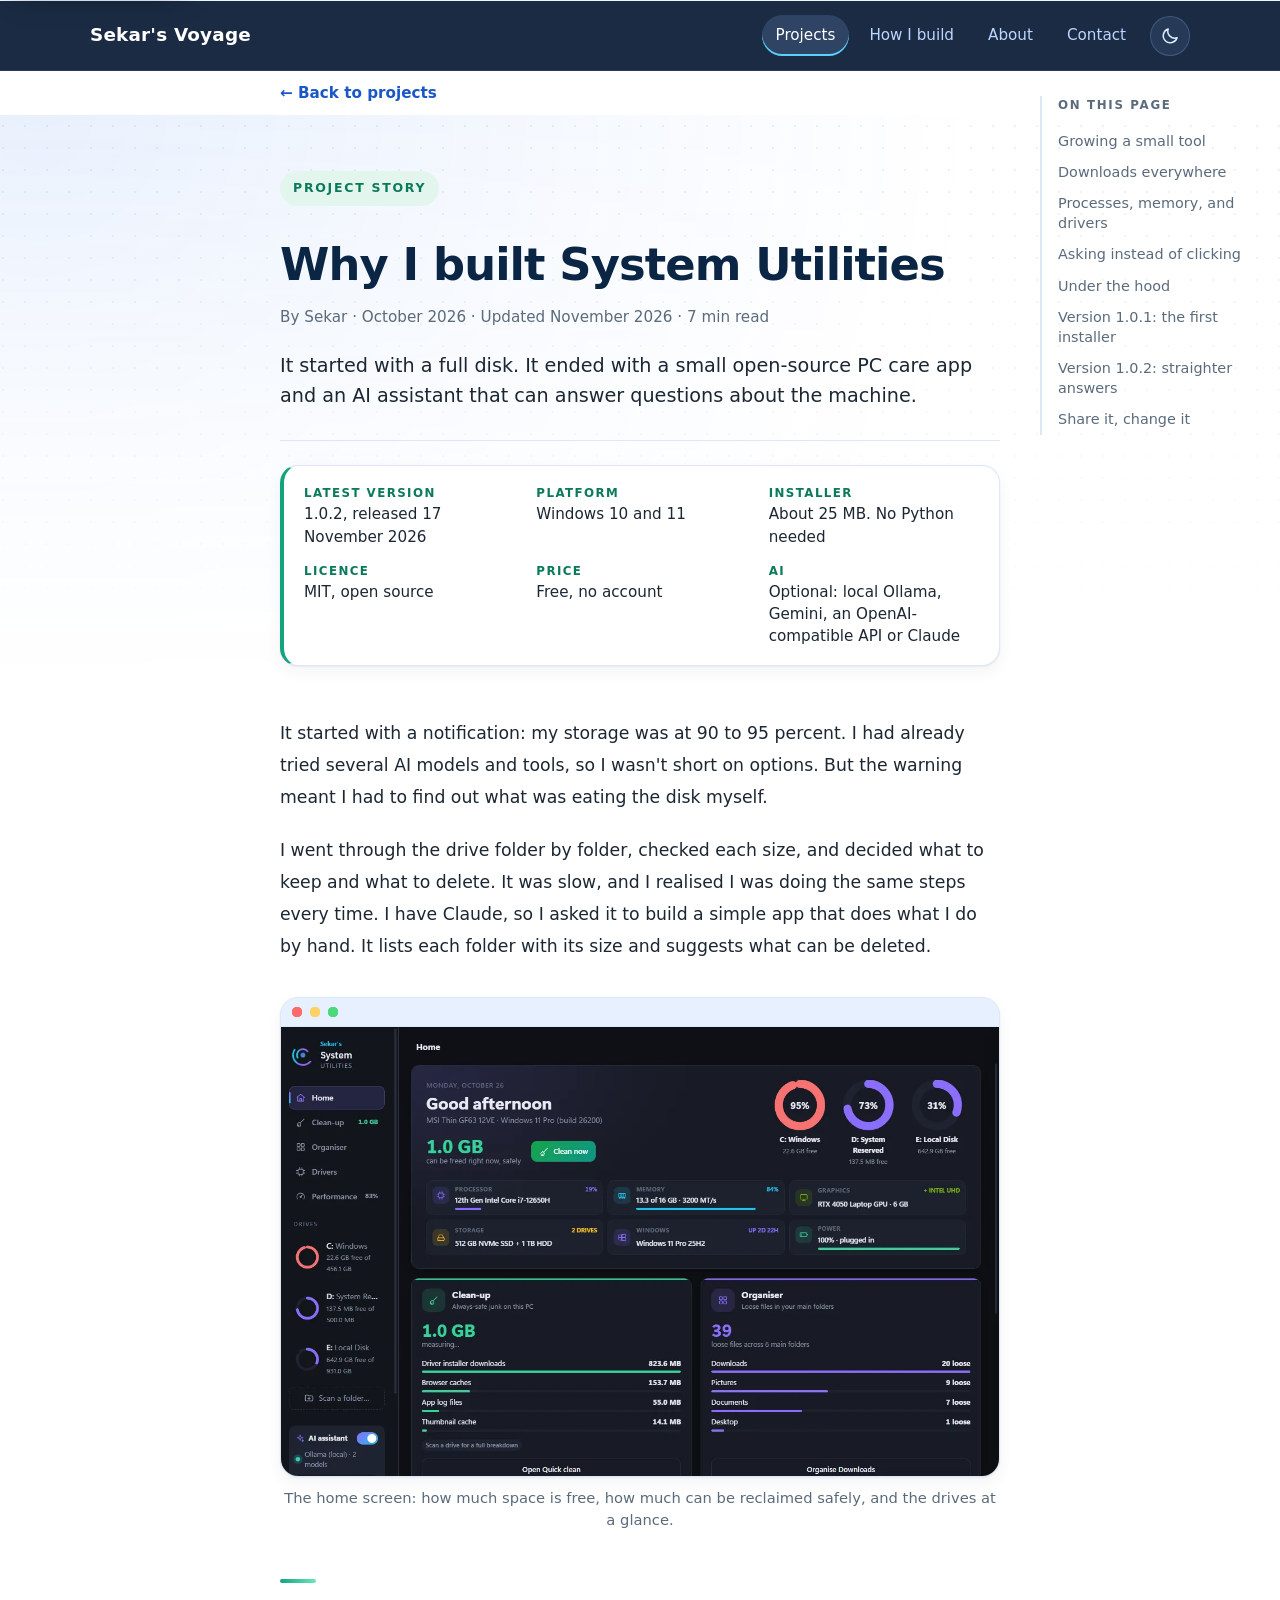
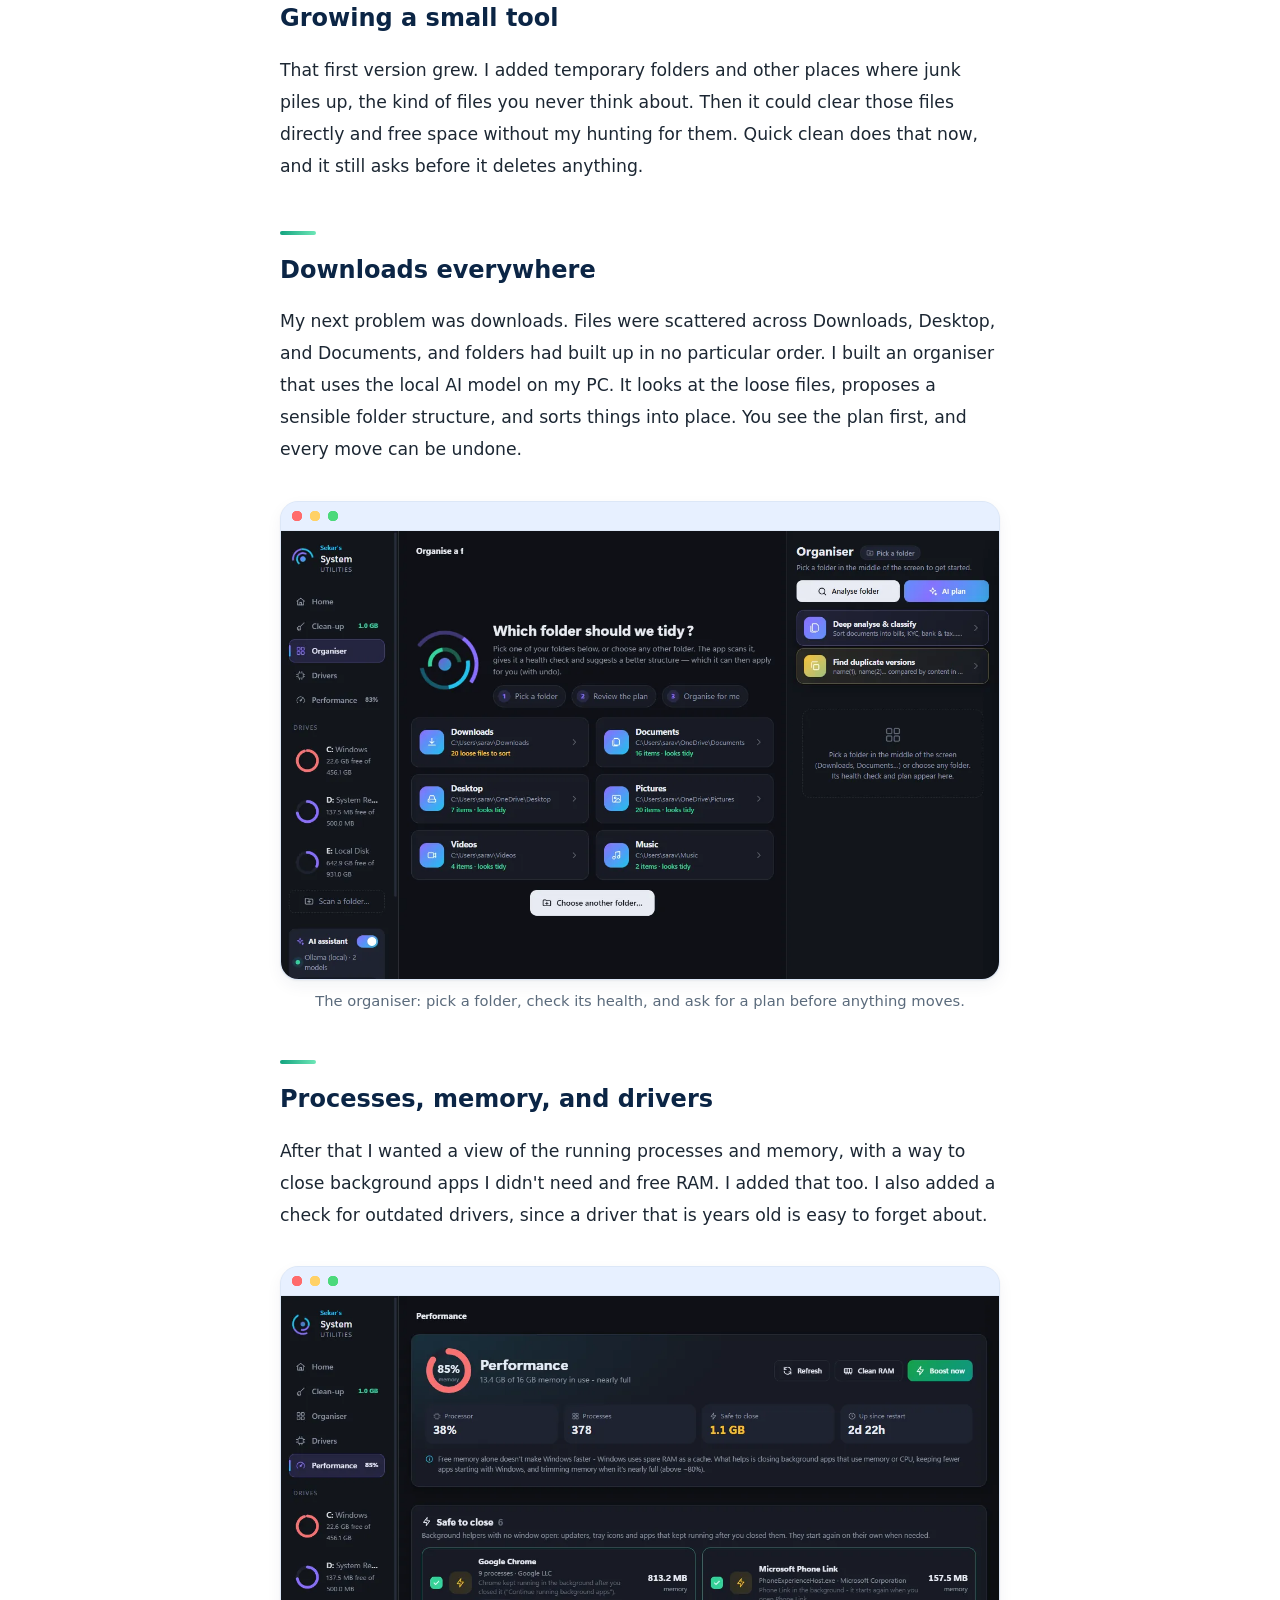
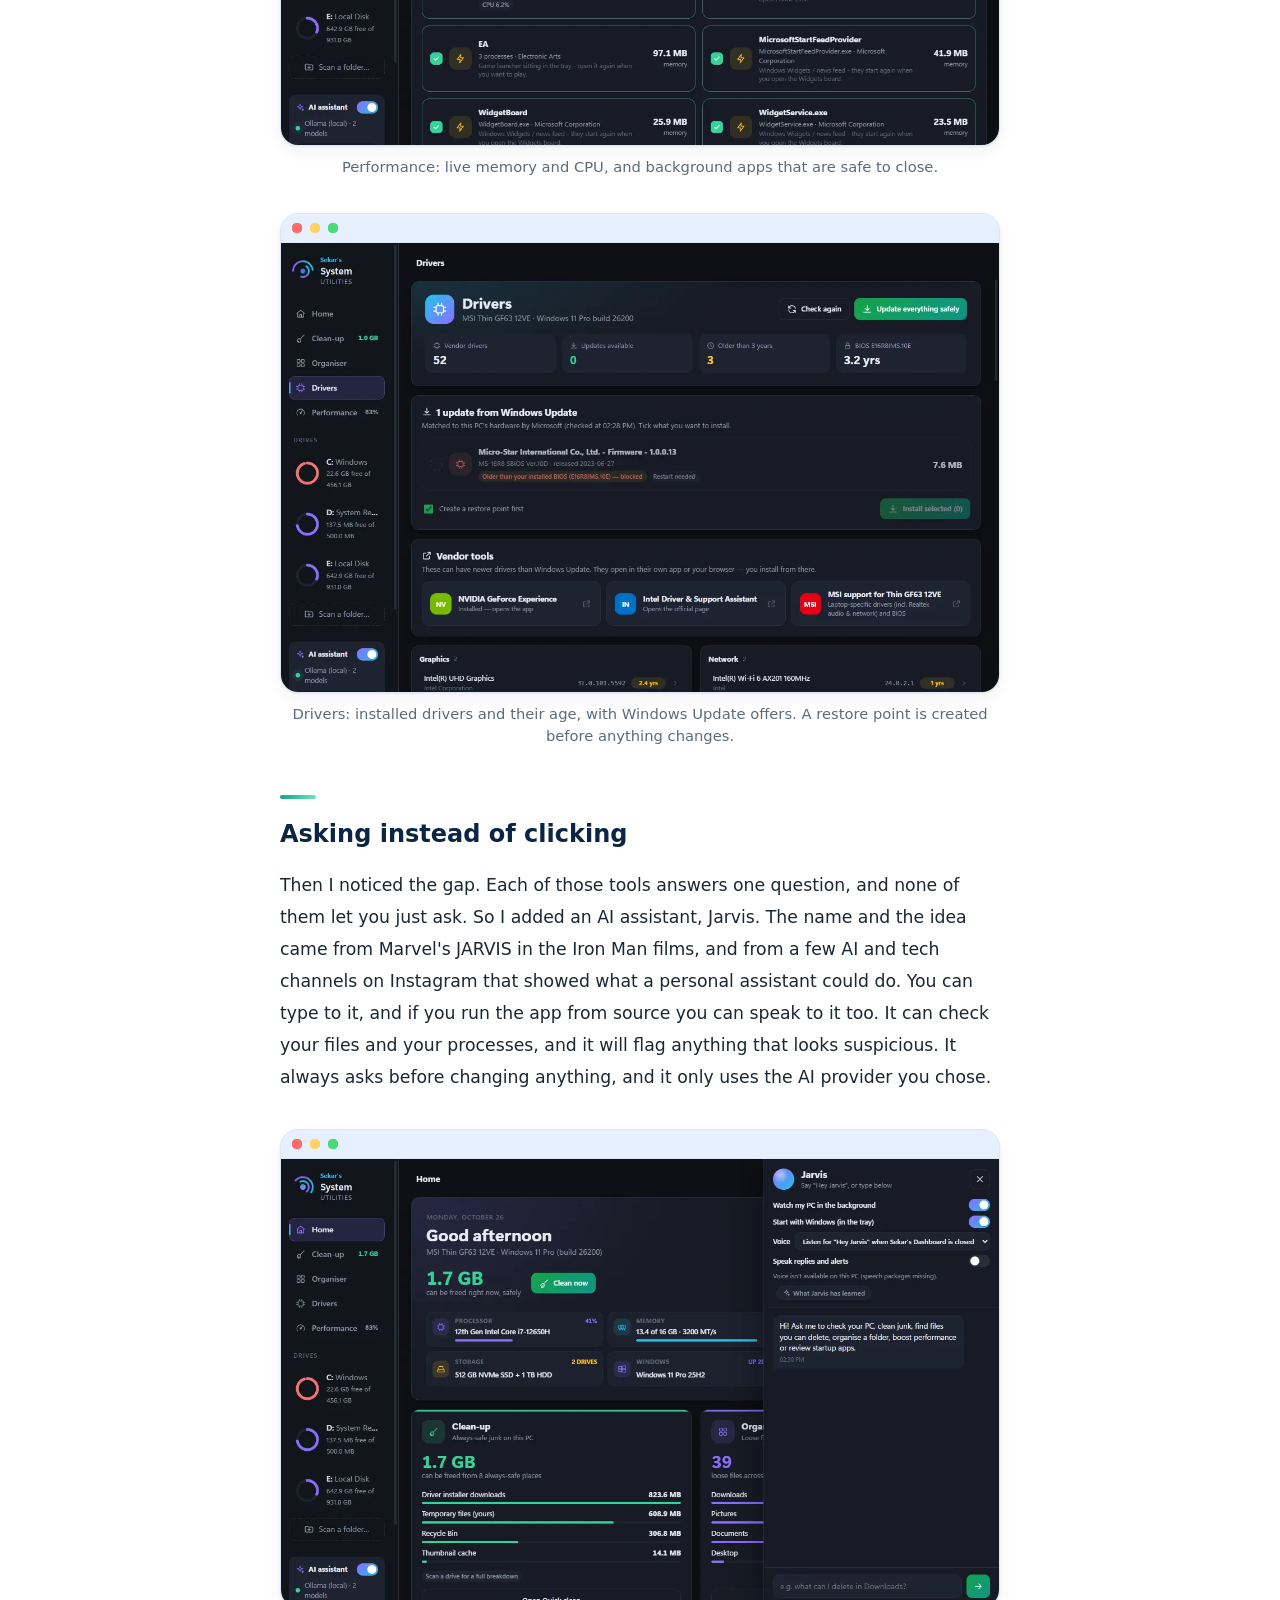
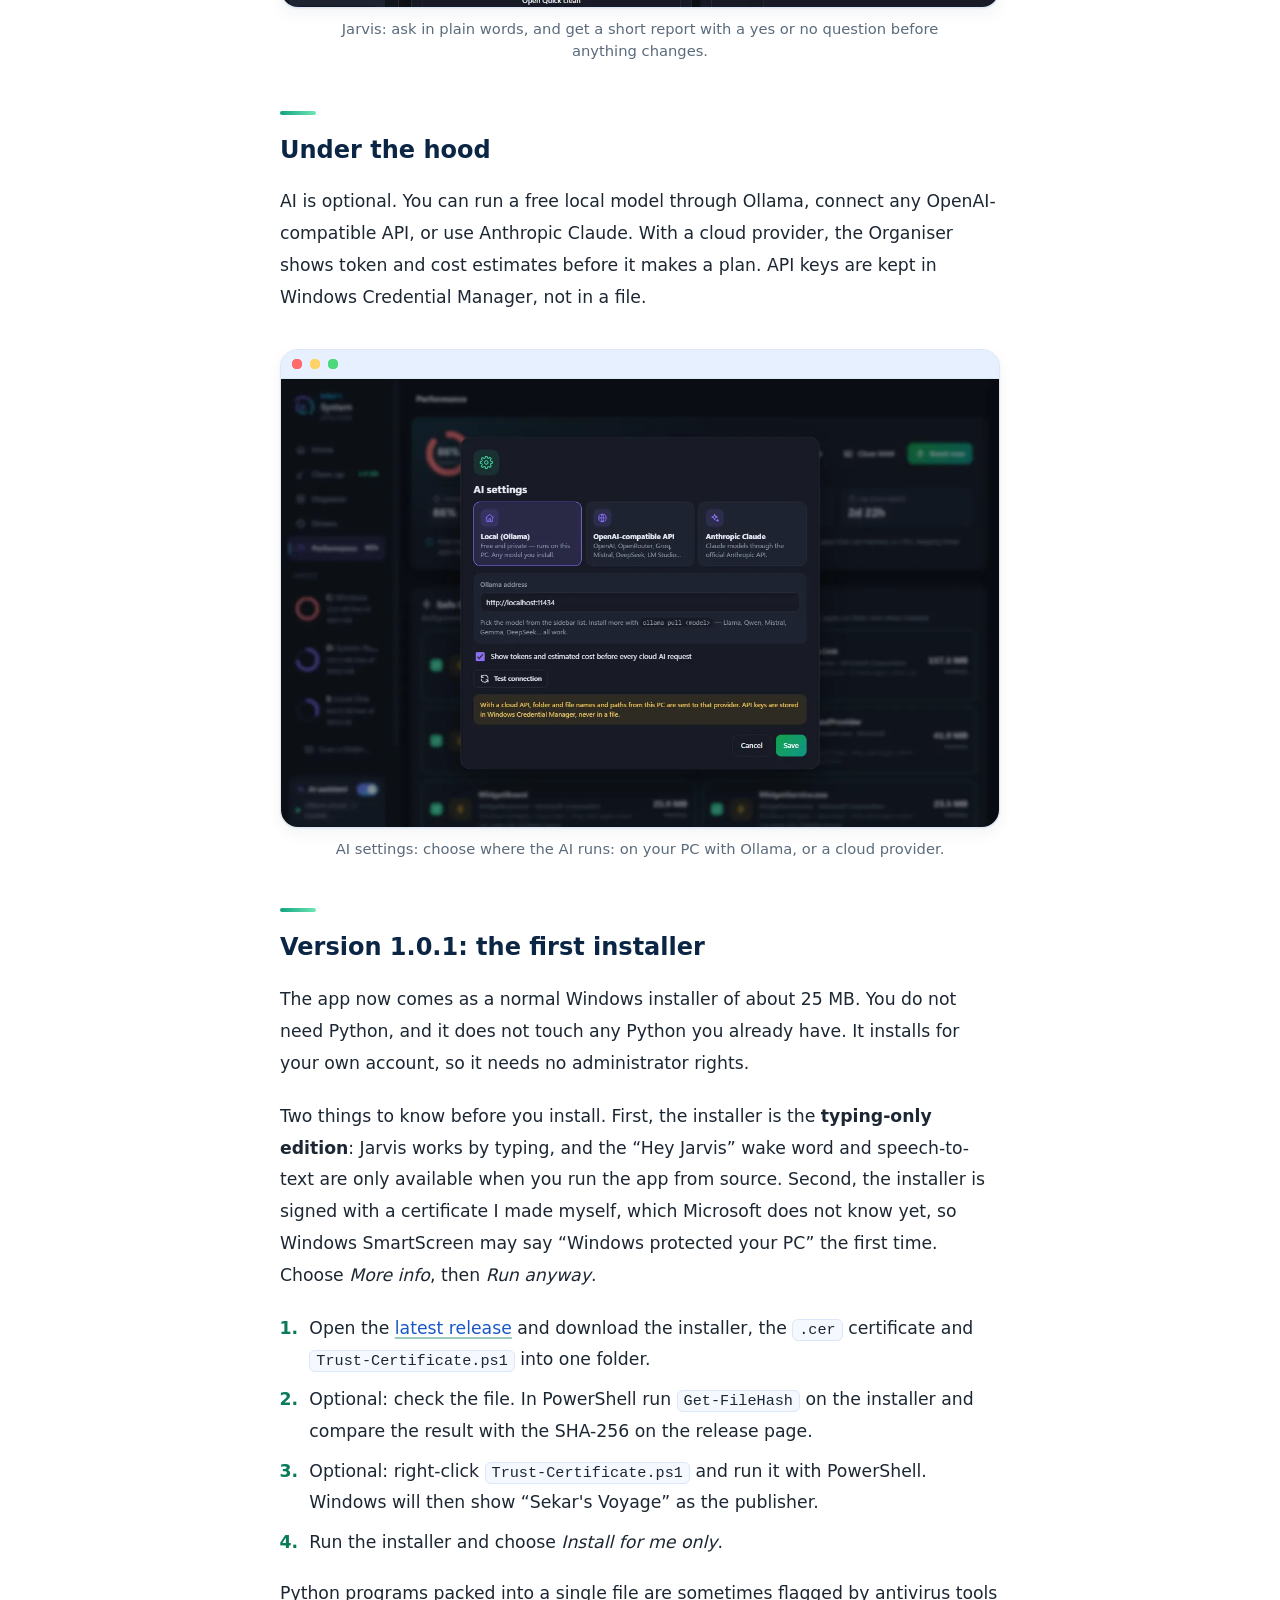
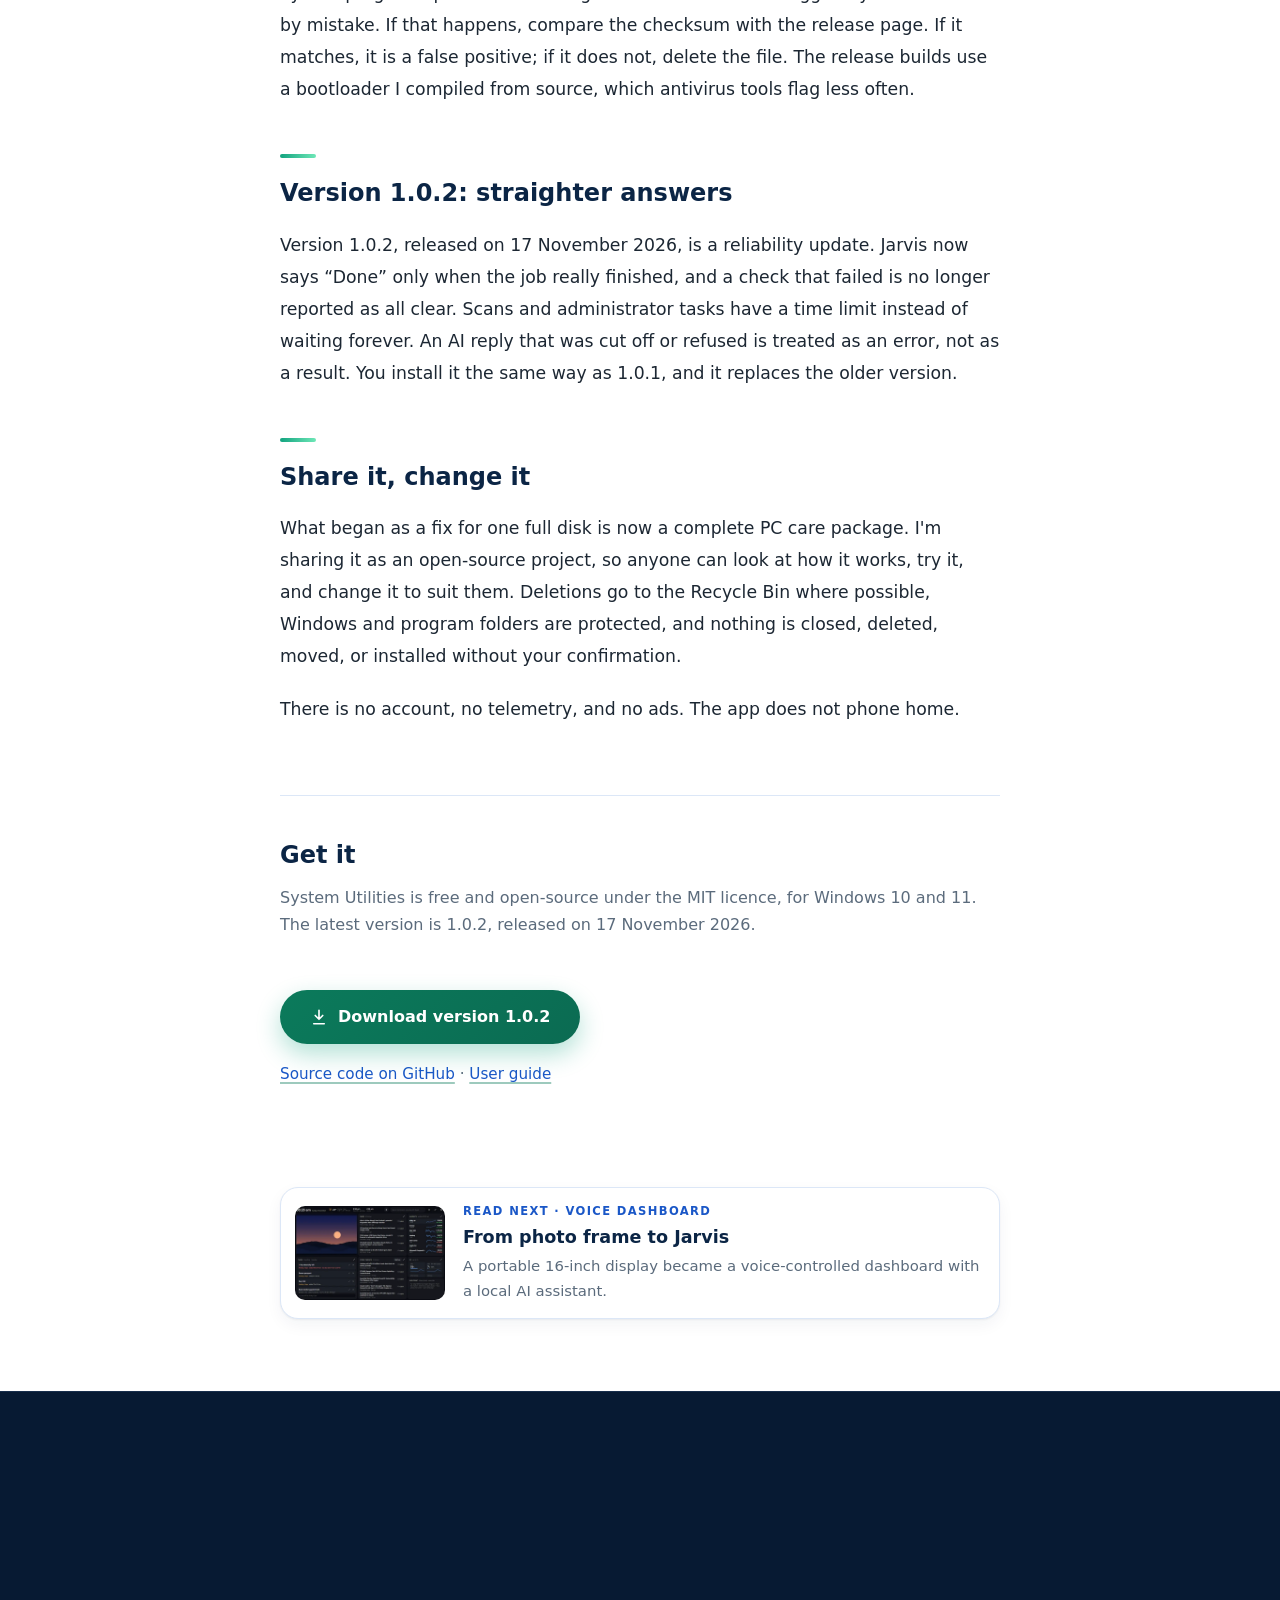
<file: docs/projects/system-utilities.html>
<!DOCTYPE html>
<html lang="en">
<head>
  <meta charset="UTF-8">
  <meta name="color-scheme" content="light dark">
  <meta name="theme-color" content="#071a33">
  <meta name="viewport" content="width=device-width, initial-scale=1.0, viewport-fit=cover">
  <title>Why I Built System Utilities | Sekar's Voyage</title>
  <meta name="description" content="How one full disk turned into System Utilities, an open-source Windows PC care app with AI features and a chat assistant called Jarvis.">
  <link rel="icon" href="../images/favicon.svg" type="image/svg+xml">
  <meta name="author" content="Sekar">
  <meta property="og:site_name" content="Sekar's Voyage">
  <meta property="og:type" content="article">
  <meta property="og:title" content="Why I Built System Utilities | Sekar's Voyage">
  <meta property="og:description" content="How one full disk turned into System Utilities, an open-source Windows PC care app with AI features and a chat assistant called Jarvis.">
  <meta property="og:image" content="../images/og-card.jpg">
  <meta property="og:image:width" content="1200">
  <meta property="og:image:height" content="630">
  <meta name="twitter:card" content="summary_large_image">
  <script type="application/ld+json">{"@context": "https://schema.org", "@type": "Article", "headline": "Why I built System Utilities", "description": "How one full disk turned into System Utilities, an open-source Windows PC care app with AI features and a chat assistant called Jarvis.", "datePublished": "2026-10", "dateModified": "2026-11-17", "inLanguage": "en", "author": {"@type": "Person", "name": "Sekar"}, "publisher": {"@type": "Organization", "name": "Sekar's Voyage"}}</script>
  <link rel="stylesheet" href="../styles.css?v=7">
  <script>(function(){try{var t=localStorage.getItem("theme");if(!t&&matchMedia("(prefers-color-scheme: dark)").matches)t="dark";if(t)document.documentElement.dataset.theme=t}catch(e){}document.documentElement.classList.add("js")})()</script>
  <script src="../site.js?v=6" defer></script>
</head>
<body data-project="utilities">
  <a class="skip" href="#main">Skip to content</a>

  <header class="site-header">
    <div class="container nav">
      <a class="brand" href="../index.html">Sekar's Voyage</a>
      <div class="nav-tools">
        <nav id="site-nav" aria-label="Main navigation">
          <a href="../index.html#projects">Projects</a>
          <a href="../index.html#how">How I build</a>
          <a href="../index.html#about">About</a>
          <a href="../index.html#contact">Contact</a>
        </nav>
        <button class="theme-toggle" type="button" aria-label="Dark mode" aria-pressed="false">
          <svg class="moon" viewBox="0 0 24 24" aria-hidden="true"><path d="M20.5 14.2A8.5 8.5 0 0 1 9.8 3.5a8.5 8.5 0 1 0 10.7 10.7z"/></svg>
          <svg class="sun" viewBox="0 0 24 24" aria-hidden="true"><circle cx="12" cy="12" r="4"/><path d="M12 2v2M12 20v2M4.9 4.9l1.4 1.4M17.7 17.7l1.4 1.4M2 12h2M20 12h2M4.9 19.1l1.4-1.4M17.7 6.3l1.4-1.4"/></svg>
        </button>
        <button class="menu-toggle" type="button" aria-label="Menu" aria-expanded="false" aria-controls="site-nav"><span></span><span></span><span></span></button>
      </div>
    </div>
    <div class="progress" aria-hidden="true"></div>
  </header>

  <main id="main" tabindex="-1">
    <article class="article">
      <div class="container article-container">

        <a class="back" href="../index.html#projects">&larr; Back to projects</a>

        <header class="article-header">
          <p class="eyebrow">Project story</p>
          <h1>Why I built System Utilities</h1>
          <p class="meta">By Sekar &middot; October 2026 &middot; Updated November 2026 &middot; 7 min read</p>
          <p class="standfirst">It started with a full disk. It ended with a small open-source PC care app and an AI assistant that can answer questions about the machine.</p>
          <dl class="glance" data-reveal>
            <div><dt>Latest version</dt><dd>1.0.2, released 17 November 2026</dd></div>
            <div><dt>Platform</dt><dd>Windows 10 and 11</dd></div>
            <div><dt>Installer</dt><dd>About 25 MB. No Python needed</dd></div>
            <div><dt>Licence</dt><dd>MIT, open source</dd></div>
            <div><dt>Price</dt><dd>Free, no account</dd></div>
            <div><dt>AI</dt><dd>Optional: local Ollama, Gemini, an OpenAI-compatible API or Claude</dd></div>
          </dl>
        </header>

        <div class="prose">

          <p>It started with a notification: my storage was at 90 to 95 percent. I had already tried several AI models and tools, so I wasn't short on options. But the warning meant I had to find out what was eating the disk myself.</p>

          <p>I went through the drive folder by folder, checked each size, and decided what to keep and what to delete. It was slow, and I realised I was doing the same steps every time. I have Claude, so I asked it to build a simple app that does what I do by hand. It lists each folder with its size and suggests what can be deleted.</p>

          <figure class="post-figure" data-reveal>
            <img src="../images/system-utilities-home-1280.webp" srcset="../images/system-utilities-home-640.webp 640w, ../images/system-utilities-home-1280.webp 1280w" sizes="(min-width: 760px) 720px, 100vw" alt="Home screen with PC specs, drive space and a Clean now button" width="1280" height="800" loading="lazy" decoding="async">
            <figcaption>The home screen: how much space is free, how much can be reclaimed safely, and the drives at a glance.</figcaption>
          </figure>

          <h2>Growing a small tool</h2>

          <p>That first version grew. I added temporary folders and other places where junk piles up, the kind of files you never think about. Then it could clear those files directly and free space without my hunting for them. Quick clean does that now, and it still asks before it deletes anything.</p>

          <h2>Downloads everywhere</h2>

          <p>My next problem was downloads. Files were scattered across Downloads, Desktop, and Documents, and folders had built up in no particular order. I built an organiser that uses the local AI model on my PC. It looks at the loose files, proposes a sensible folder structure, and sorts things into place. You see the plan first, and every move can be undone.</p>

          <figure class="post-figure" data-reveal>
            <img src="../images/system-utilities-organiser-1280.webp" srcset="../images/system-utilities-organiser-640.webp 640w, ../images/system-utilities-organiser-1280.webp 1280w" sizes="(min-width: 760px) 720px, 100vw" alt="Organiser screen with folder analysis and an AI plan option" width="1280" height="800" loading="lazy" decoding="async">
            <figcaption>The organiser: pick a folder, check its health, and ask for a plan before anything moves.</figcaption>
          </figure>

          <h2>Processes, memory, and drivers</h2>

          <p>After that I wanted a view of the running processes and memory, with a way to close background apps I didn't need and free RAM. I added that too. I also added a check for outdated drivers, since a driver that is years old is easy to forget about.</p>

          <figure class="post-figure" data-reveal>
            <img src="../images/system-utilities-performance-1280.webp" srcset="../images/system-utilities-performance-640.webp 640w, ../images/system-utilities-performance-1280.webp 1280w" sizes="(min-width: 760px) 720px, 100vw" alt="Performance screen with memory and CPU and a Safe to close list" width="1280" height="800" loading="lazy" decoding="async">
            <figcaption>Performance: live memory and CPU, and background apps that are safe to close.</figcaption>
          </figure>

          <figure class="post-figure" data-reveal>
            <img src="../images/system-utilities-drivers-1280.webp" srcset="../images/system-utilities-drivers-640.webp 640w, ../images/system-utilities-drivers-1280.webp 1280w" sizes="(min-width: 760px) 720px, 100vw" alt="Drivers screen listing installed drivers and Windows Update offers" width="1280" height="800" loading="lazy" decoding="async">
            <figcaption>Drivers: installed drivers and their age, with Windows Update offers. A restore point is created before anything changes.</figcaption>
          </figure>

          <h2>Asking instead of clicking</h2>

          <p>Then I noticed the gap. Each of those tools answers one question, and none of them let you just ask. So I added an AI assistant, Jarvis. The name and the idea came from Marvel's JARVIS in the Iron Man films, and from a few AI and tech channels on Instagram that showed what a personal assistant could do. You can type to it, and if you run the app from source you can speak to it too. It can check your files and your processes, and it will flag anything that looks suspicious. It always asks before changing anything, and it only uses the AI provider you chose.</p>

          <figure class="post-figure" data-reveal>
            <img src="../images/system-utilities-jarvis-chat-1280.webp" srcset="../images/system-utilities-jarvis-chat-640.webp 640w, ../images/system-utilities-jarvis-chat-1280.webp 1280w" sizes="(min-width: 760px) 720px, 100vw" alt="Jarvis chat panel with background watch and startup options and a message box" width="1280" height="800" loading="lazy" decoding="async">
            <figcaption>Jarvis: ask in plain words, and get a short report with a yes or no question before anything changes.</figcaption>
          </figure>

          <h2>Under the hood</h2>

          <p>AI is optional. You can run a free local model through Ollama, connect any OpenAI-compatible API, or use Anthropic Claude. With a cloud provider, the Organiser shows token and cost estimates before it makes a plan. API keys are kept in Windows Credential Manager, not in a file.</p>

          <figure class="post-figure" data-reveal>
            <img src="../images/system-utilities-ai-settings-1280.webp" srcset="../images/system-utilities-ai-settings-640.webp 640w, ../images/system-utilities-ai-settings-1280.webp 1280w" sizes="(min-width: 760px) 720px, 100vw" alt="AI settings dialog with Local Ollama, OpenAI-compatible API and Anthropic Claude choices" width="1280" height="800" loading="lazy" decoding="async">
            <figcaption>AI settings: choose where the AI runs: on your PC with Ollama, or a cloud provider.</figcaption>
          </figure>

          <h2>Version 1.0.1: the first installer</h2>

          <p>The app now comes as a normal Windows installer of about 25 MB. You do not need Python, and it does not touch any Python you already have. It installs for your own account, so it needs no administrator rights.</p>

          <p>Two things to know before you install. First, the installer is the <strong>typing-only edition</strong>: Jarvis works by typing, and the &ldquo;Hey Jarvis&rdquo; wake word and speech-to-text are only available when you run the app from source. Second, the installer is signed with a certificate I made myself, which Microsoft does not know yet, so Windows SmartScreen may say &ldquo;Windows protected your PC&rdquo; the first time. Choose <em>More info</em>, then <em>Run anyway</em>.</p>

          <ol class="steps">
            <li>Open the <a href="https://github.com/sekar28/sekar-voyage/releases/latest" rel="noopener">latest release</a> and download the installer, the <code>.cer</code> certificate and <code>Trust-Certificate.ps1</code> into one folder.</li>
            <li>Optional: check the file. In PowerShell run <code>Get-FileHash</code> on the installer and compare the result with the SHA-256 on the release page.</li>
            <li>Optional: right-click <code>Trust-Certificate.ps1</code> and run it with PowerShell. Windows will then show &ldquo;Sekar's Voyage&rdquo; as the publisher.</li>
            <li>Run the installer and choose <em>Install for me only</em>.</li>
          </ol>

          <p>Python programs packed into a single file are sometimes flagged by antivirus tools by mistake. If that happens, compare the checksum with the release page. If it matches, it is a false positive; if it does not, delete the file. The release builds use a bootloader I compiled from source, which antivirus tools flag less often.</p>

          <h2>Version 1.0.2: straighter answers</h2>

          <p>Version 1.0.2, released on 17 November 2026, is a reliability update. Jarvis now says &ldquo;Done&rdquo; only when the job really finished, and a check that failed is no longer reported as all clear. Scans and administrator tasks have a time limit instead of waiting forever. An AI reply that was cut off or refused is treated as an error, not as a result. You install it the same way as 1.0.1, and it replaces the older version.</p>

          <h2>Share it, change it</h2>

          <p>What began as a fix for one full disk is now a complete PC care package. I'm sharing it as an open-source project, so anyone can look at how it works, try it, and change it to suit them. Deletions go to the Recycle Bin where possible, Windows and program folders are protected, and nothing is closed, deleted, moved, or installed without your confirmation.</p>

          <p>There is no account, no telemetry, and no ads. The app does not phone home.</p>

        </div>

        <div class="article-footer" data-reveal>
          <h2>Get it</h2>
          <p>System Utilities is free and open-source under the MIT licence, for Windows 10 and 11. The latest version is 1.0.2, released on 17 November 2026.</p>
          <a class="download" href="https://github.com/sekar28/sekar-voyage/releases/latest" rel="noopener">Download version 1.0.2</a>
          <p class="more-links"><a href="https://github.com/sekar28/sekar-voyage/tree/main/SystemUtilities" rel="noopener">Source code on GitHub</a> &middot; <a href="https://github.com/sekar28/sekar-voyage/blob/main/SystemUtilities/docs/HELP.md" rel="noopener">User guide</a></p>
        </div>

        <a class="next" href="voice-dashboard.html" data-reveal data-project="dashboard">
          <img src="../images/dashboard-home-v2-640.webp" alt="Dashboard home screen" width="640" height="400" loading="lazy" decoding="async">
          <span class="next-body">
            <span class="eyebrow-sm">Read next &middot; Voice Dashboard</span>
            <strong>From photo frame to Jarvis</strong>
            <span>A portable 16-inch display became a voice-controlled dashboard with a local AI assistant.</span>
          </span>
        </a>

      </div>
    </article>
  </main>

  <footer class="site-footer">
    <div class="container footer-grid">
      <div class="footer-brand">
        <a class="brand" href="../index.html">Sekar's Voyage</a>
        <p>Free tools built with AI, for security and beyond.</p>
      </div>
      <nav aria-label="Projects">
        <p class="footer-title">Projects</p>
        <a href="../projects/voice-dashboard.html">Voice Dashboard</a>
        <a href="../projects/system-utilities.html">System Utilities</a>
        <a href="../projects/lapdrop.html">LapDrop</a>
        <a href="../projects/raspberry-pi-hub.html">Raspberry Pi hub</a>
      </nav>
      <nav aria-label="Site">
        <p class="footer-title">Site</p>
        <a href="../index.html#how">How I build</a>
        <a href="../index.html#about">About</a>
        <a href="../index.html#contact">Contact</a>
      </nav>
    </div>
    <div class="container footer-base">
      <p>&copy; 2026 Sekar's Voyage</p>
      <p>Built with AI tools, shared free.</p>
      <p class="visit-note" hidden>Views: <span data-page>0</span> on this page, <span data-all>0</span> on the site. Counted without cookies or personal data.</p>
    </div>
  </footer>

</body>
</html>
</file>
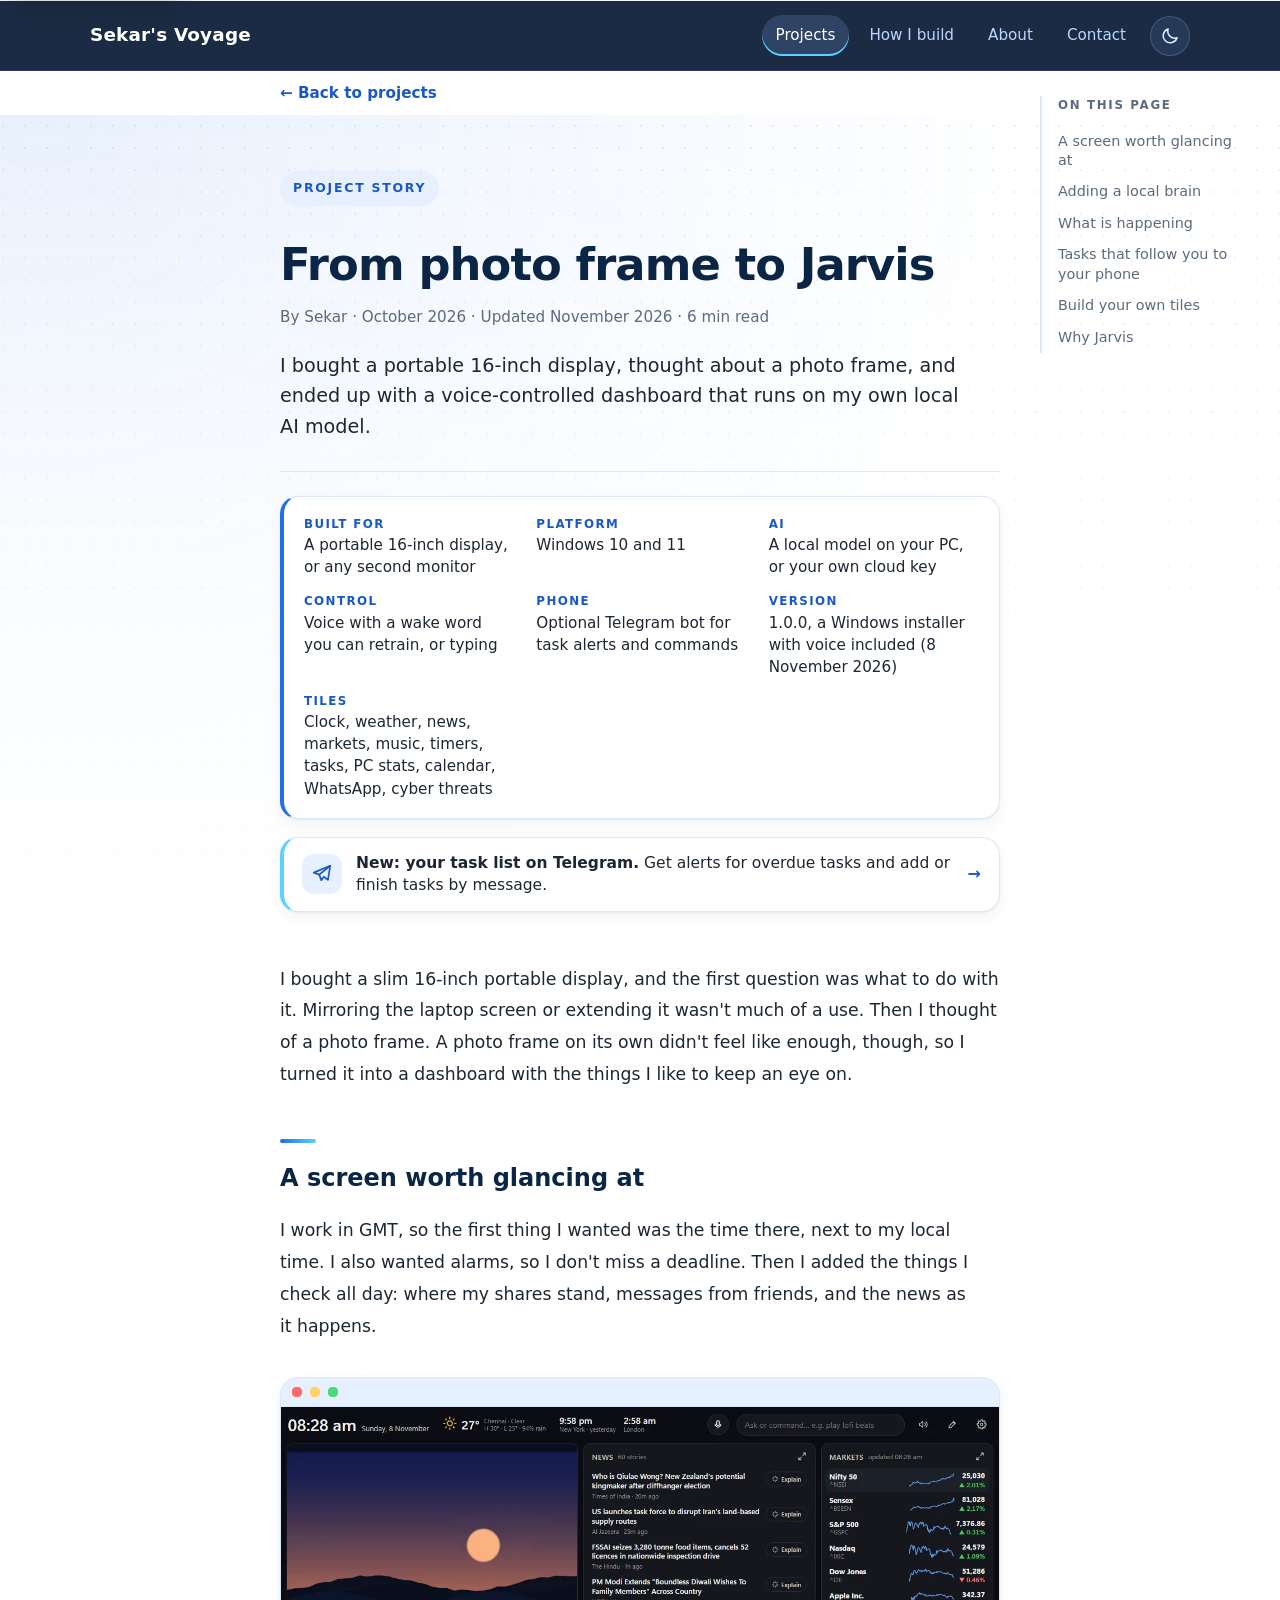
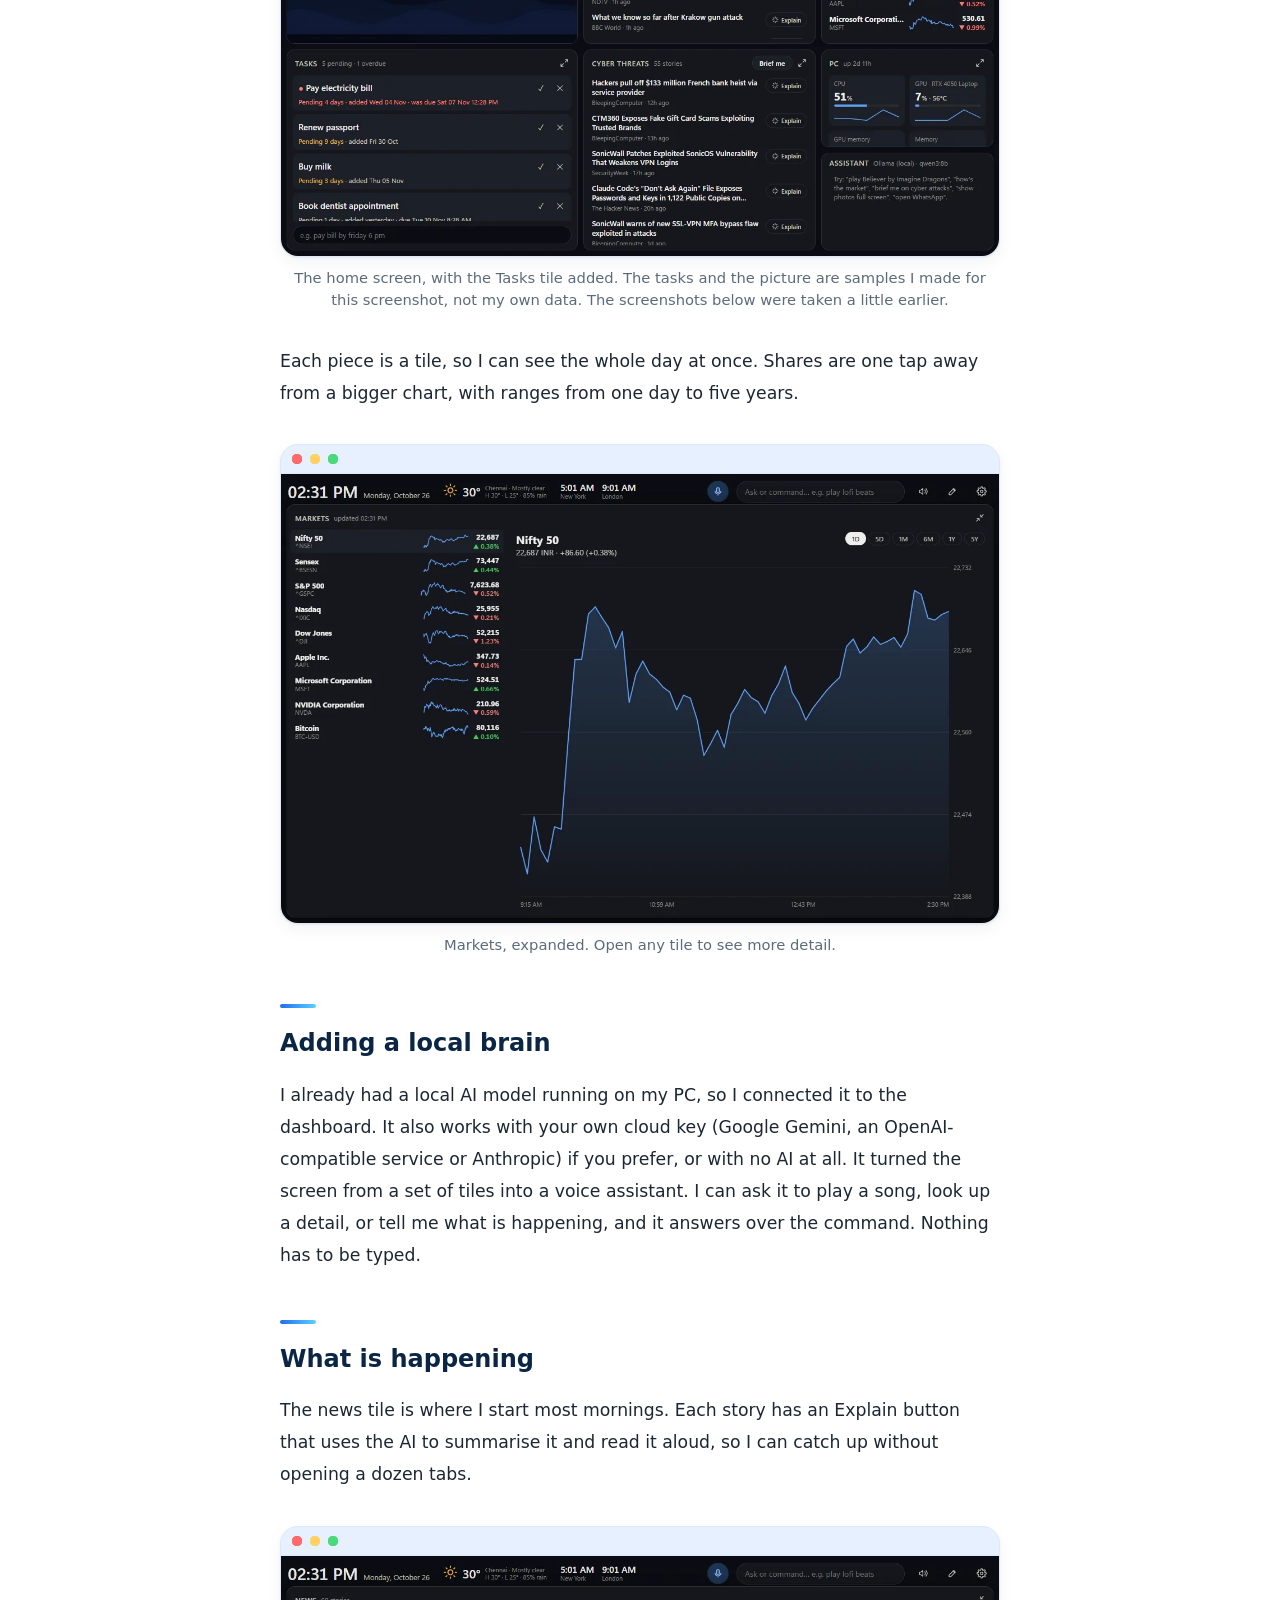
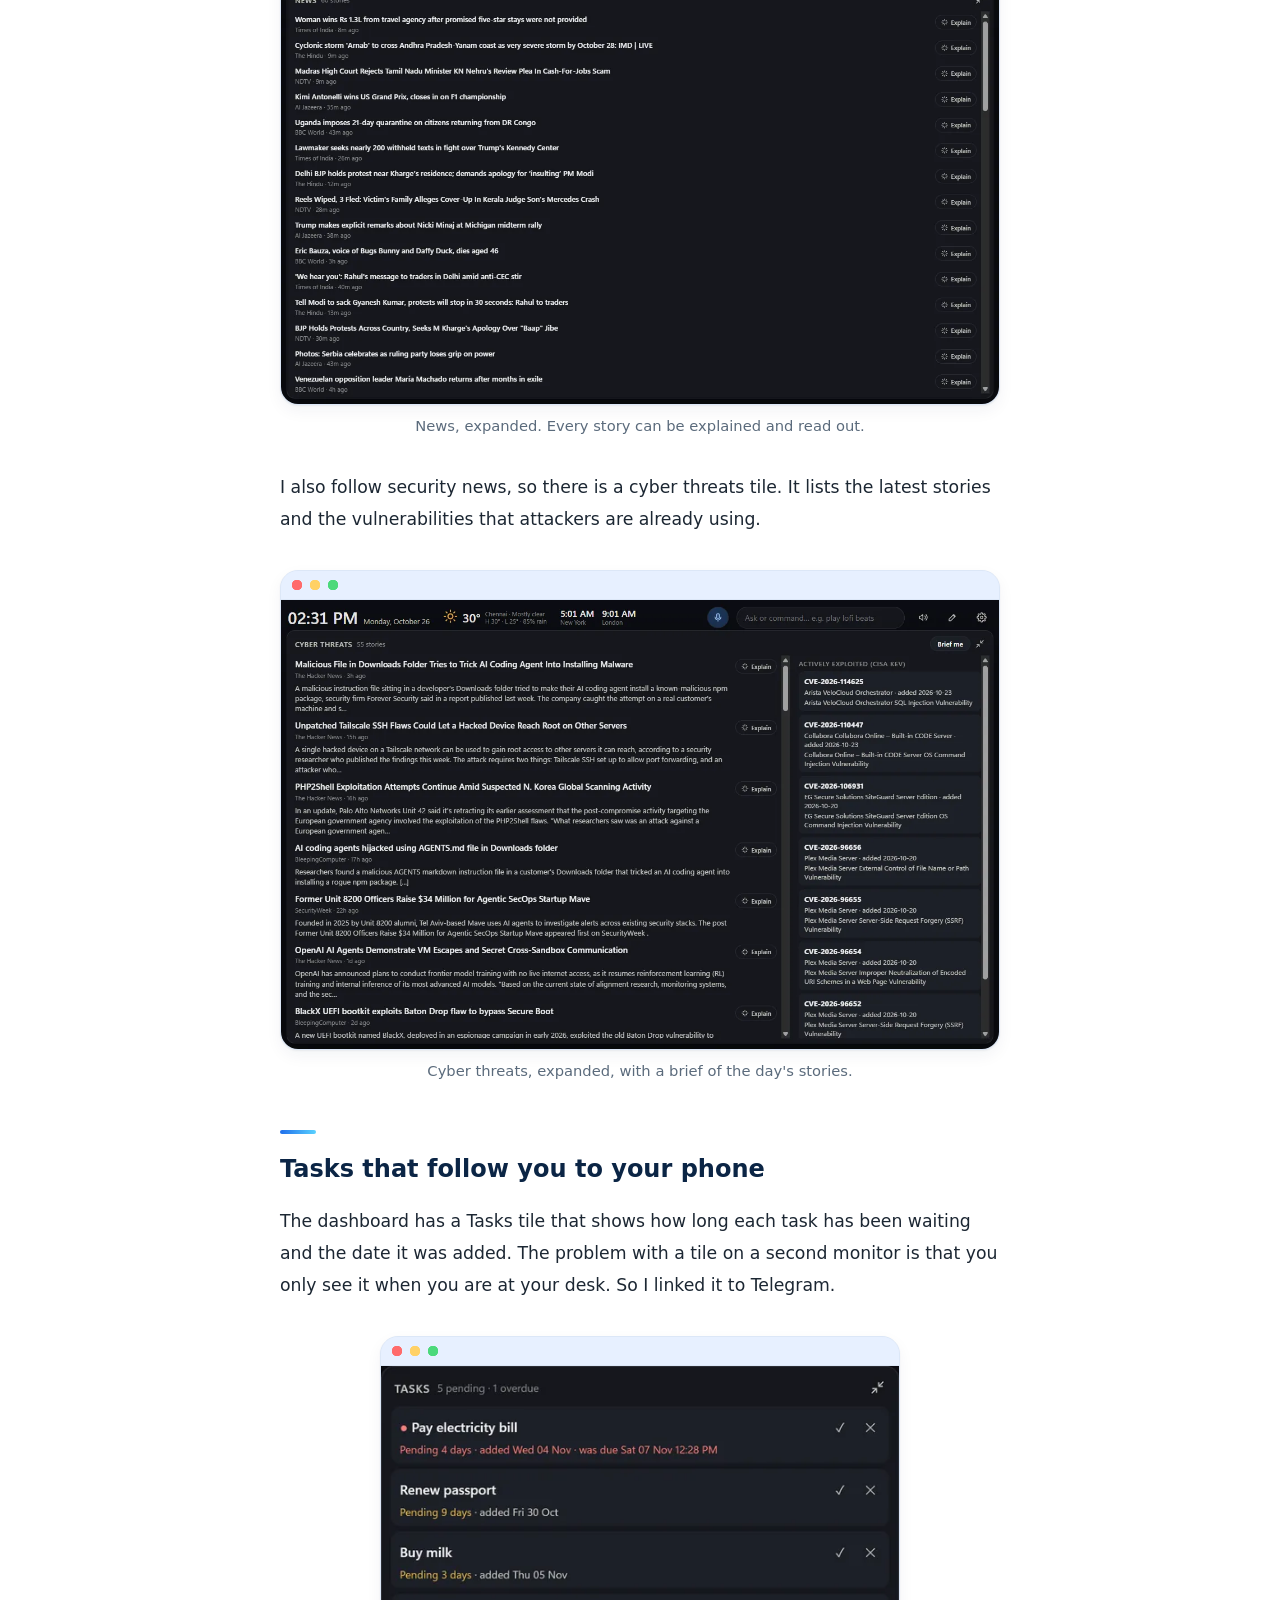
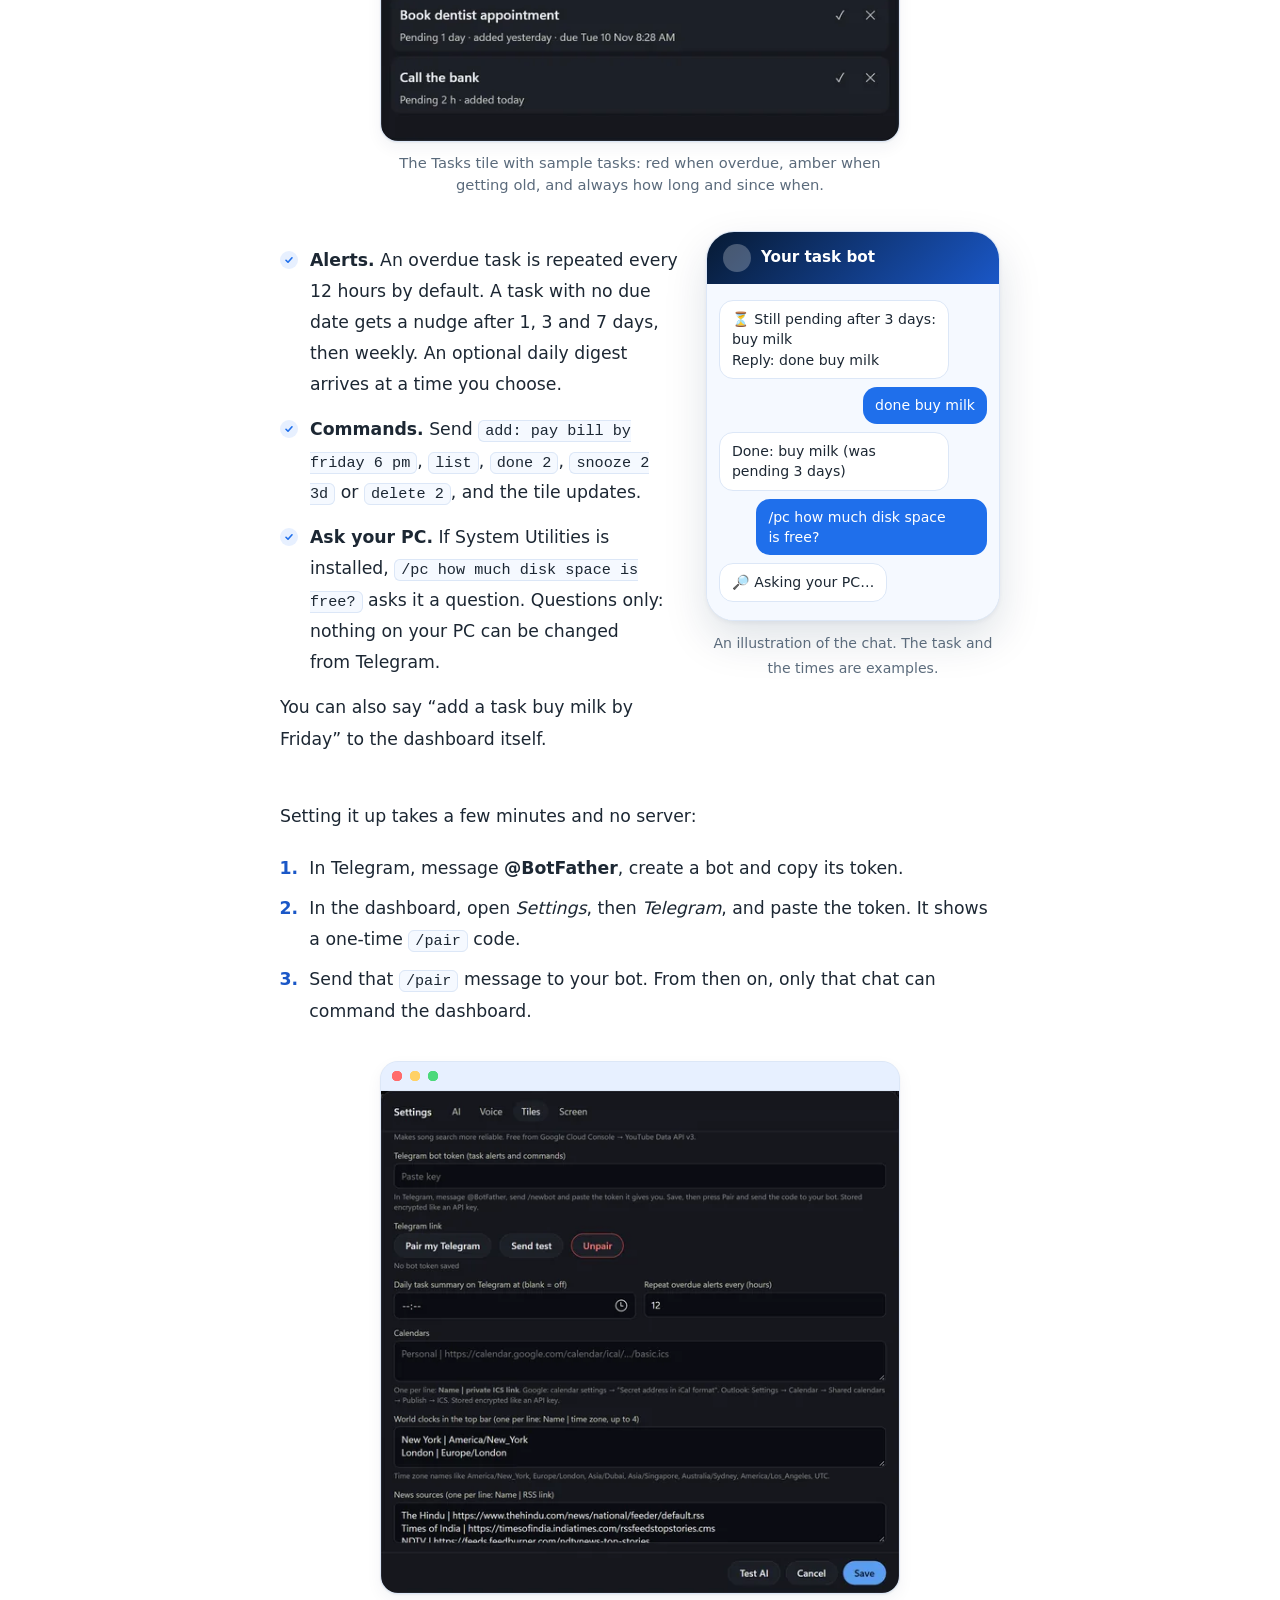
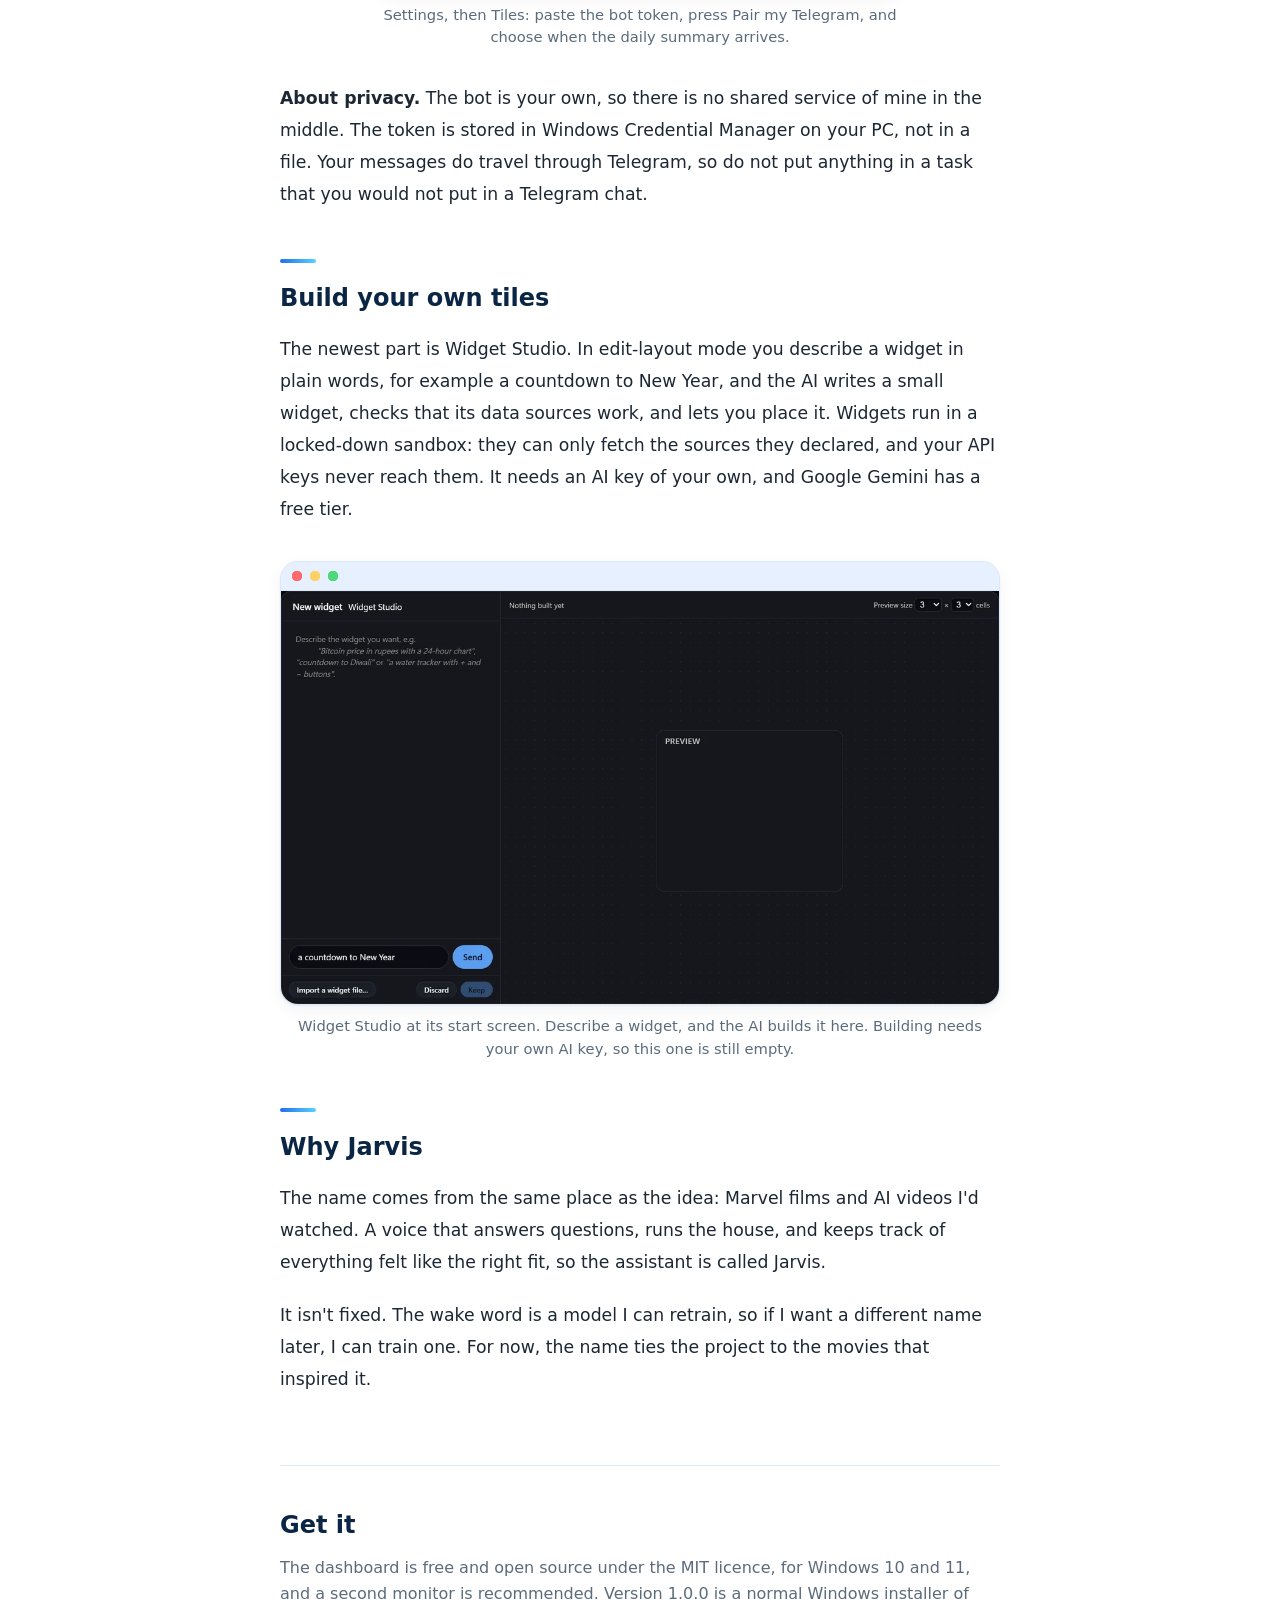
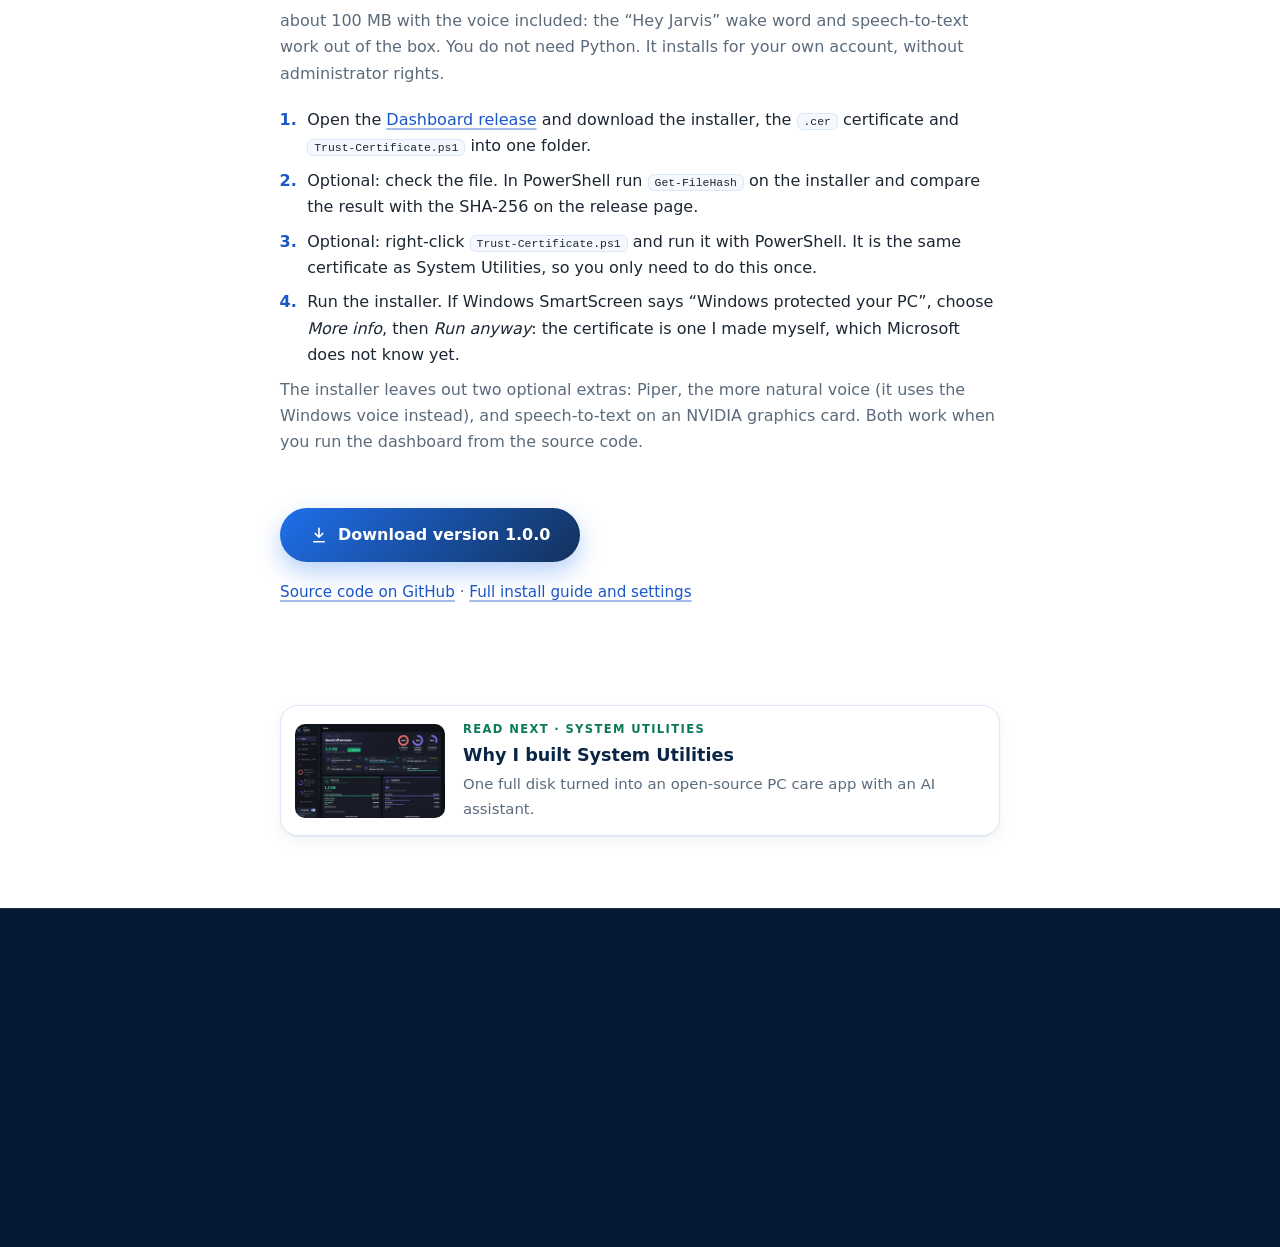
<file: docs/projects/voice-dashboard.html>
<!DOCTYPE html>
<html lang="en">
<head>
  <meta charset="UTF-8">
  <meta name="color-scheme" content="light dark">
  <meta name="theme-color" content="#071a33">
  <meta name="viewport" content="width=device-width, initial-scale=1.0, viewport-fit=cover">
  <title>From Photo Frame to Jarvis | Sekar's Voyage</title>
  <meta name="description" content="How a portable 16-inch display became a voice-controlled dashboard with a local AI assistant named Jarvis.">
  <link rel="icon" href="../images/favicon.svg" type="image/svg+xml">
  <meta name="author" content="Sekar">
  <meta property="og:site_name" content="Sekar's Voyage">
  <meta property="og:type" content="article">
  <meta property="og:title" content="From Photo Frame to Jarvis | Sekar's Voyage">
  <meta property="og:description" content="How a portable 16-inch display became a voice-controlled dashboard with a local AI assistant named Jarvis.">
  <meta property="og:image" content="../images/og-card.jpg">
  <meta property="og:image:width" content="1200">
  <meta property="og:image:height" content="630">
  <meta name="twitter:card" content="summary_large_image">
  <script type="application/ld+json">{"@context": "https://schema.org", "@type": "Article", "headline": "From photo frame to Jarvis", "description": "How a portable 16-inch display became a voice-controlled dashboard with a local AI assistant named Jarvis.", "datePublished": "2026-10", "dateModified": "2026-11-08", "inLanguage": "en", "author": {"@type": "Person", "name": "Sekar"}, "publisher": {"@type": "Organization", "name": "Sekar's Voyage"}}</script>
  <link rel="stylesheet" href="../styles.css?v=7">
  <script>(function(){try{var t=localStorage.getItem("theme");if(!t&&matchMedia("(prefers-color-scheme: dark)").matches)t="dark";if(t)document.documentElement.dataset.theme=t}catch(e){}document.documentElement.classList.add("js")})()</script>
  <script src="../site.js?v=6" defer></script>
</head>
<body data-project="dashboard">
  <a class="skip" href="#main">Skip to content</a>

  <header class="site-header">
    <div class="container nav">
      <a class="brand" href="../index.html">Sekar's Voyage</a>
      <div class="nav-tools">
        <nav id="site-nav" aria-label="Main navigation">
          <a href="../index.html#projects">Projects</a>
          <a href="../index.html#how">How I build</a>
          <a href="../index.html#about">About</a>
          <a href="../index.html#contact">Contact</a>
        </nav>
        <button class="theme-toggle" type="button" aria-label="Dark mode" aria-pressed="false">
          <svg class="moon" viewBox="0 0 24 24" aria-hidden="true"><path d="M20.5 14.2A8.5 8.5 0 0 1 9.8 3.5a8.5 8.5 0 1 0 10.7 10.7z"/></svg>
          <svg class="sun" viewBox="0 0 24 24" aria-hidden="true"><circle cx="12" cy="12" r="4"/><path d="M12 2v2M12 20v2M4.9 4.9l1.4 1.4M17.7 17.7l1.4 1.4M2 12h2M20 12h2M4.9 19.1l1.4-1.4M17.7 6.3l1.4-1.4"/></svg>
        </button>
        <button class="menu-toggle" type="button" aria-label="Menu" aria-expanded="false" aria-controls="site-nav"><span></span><span></span><span></span></button>
      </div>
    </div>
    <div class="progress" aria-hidden="true"></div>
  </header>

  <main id="main" tabindex="-1">
    <article class="article">
      <div class="container article-container">

        <a class="back" href="../index.html#projects">&larr; Back to projects</a>

        <header class="article-header">
          <p class="eyebrow">Project story</p>
          <h1>From photo frame to Jarvis</h1>
          <p class="meta">By Sekar &middot; October 2026 &middot; Updated November 2026 &middot; 6 min read</p>
          <p class="standfirst">I bought a portable 16-inch display, thought about a photo frame, and ended up with a voice-controlled dashboard that runs on my own local AI model.</p>
          <dl class="glance" data-reveal>
            <div><dt>Built for</dt><dd>A portable 16-inch display, or any second monitor</dd></div>
            <div><dt>Platform</dt><dd>Windows 10 and 11</dd></div>
            <div><dt>AI</dt><dd>A local model on your PC, or your own cloud key</dd></div>
            <div><dt>Control</dt><dd>Voice with a wake word you can retrain, or typing</dd></div>
            <div><dt>Phone</dt><dd>Optional Telegram bot for task alerts and commands</dd></div>
            <div><dt>Version</dt><dd>1.0.0, a Windows installer with voice included (8 November 2026)</dd></div>
            <div><dt>Tiles</dt><dd>Clock, weather, news, markets, music, timers, tasks, PC stats, calendar, WhatsApp, cyber threats</dd></div>
          </dl>
          <a class="callout" href="#telegram" data-reveal>
            <svg viewBox="0 0 24 24" aria-hidden="true"><path d="M21 3L3 10.5l6 2.2 2.2 6L14 15l4.5 3.5z"/><path d="M9 12.7L21 3"/></svg>
            <span><strong>New: your task list on Telegram.</strong> Get alerts for overdue tasks and add or finish tasks by message.</span>
            <span class="arrow" aria-hidden="true">&rarr;</span>
          </a>
        </header>

        <div class="prose">

          <p>I bought a slim 16-inch portable display, and the first question was what to do with it. Mirroring the laptop screen or extending it wasn't much of a use. Then I thought of a photo frame. A photo frame on its own didn't feel like enough, though, so I turned it into a dashboard with the things I like to keep an eye on.</p>

          <h2>A screen worth glancing at</h2>

          <p>I work in GMT, so the first thing I wanted was the time there, next to my local time. I also wanted alarms, so I don't miss a deadline. Then I added the things I check all day: where my shares stand, messages from friends, and the news as it happens.</p>

          <figure class="post-figure" data-reveal>
            <img src="../images/dashboard-home-v2-1280.webp" srcset="../images/dashboard-home-v2-640.webp 640w, ../images/dashboard-home-v2-1280.webp 1280w" sizes="(min-width: 760px) 720px, 100vw" alt="Dashboard home screen: clock and weather in the top bar, a photo tile, the Tasks tile, news, markets, cyber threats, PC stats and the assistant tile" width="1280" height="800" loading="lazy" decoding="async">
            <figcaption>The home screen, with the Tasks tile added. The tasks and the picture are samples I made for this screenshot, not my own data. The screenshots below were taken a little earlier.</figcaption>
          </figure>

          <p>Each piece is a tile, so I can see the whole day at once. Shares are one tap away from a bigger chart, with ranges from one day to five years.</p>

          <figure class="post-figure" data-reveal>
            <img src="../images/dashboard-markets-expanded-1280.webp" srcset="../images/dashboard-markets-expanded-640.webp 640w, ../images/dashboard-markets-expanded-1280.webp 1280w" sizes="(min-width: 760px) 720px, 100vw" alt="Expanded markets view with a list of indices and stocks and a Nifty 50 chart" width="1280" height="800" loading="lazy" decoding="async">
            <figcaption>Markets, expanded. Open any tile to see more detail.</figcaption>
          </figure>

          <h2>Adding a local brain</h2>

          <p>I already had a local AI model running on my PC, so I connected it to the dashboard. It also works with your own cloud key (Google Gemini, an OpenAI-compatible service or Anthropic) if you prefer, or with no AI at all. It turned the screen from a set of tiles into a voice assistant. I can ask it to play a song, look up a detail, or tell me what is happening, and it answers over the command. Nothing has to be typed.</p>

          <h2>What is happening</h2>

          <p>The news tile is where I start most mornings. Each story has an Explain button that uses the AI to summarise it and read it aloud, so I can catch up without opening a dozen tabs.</p>

          <figure class="post-figure" data-reveal>
            <img src="../images/dashboard-news-expanded-1280.webp" srcset="../images/dashboard-news-expanded-640.webp 640w, ../images/dashboard-news-expanded-1280.webp 1280w" sizes="(min-width: 760px) 720px, 100vw" alt="Expanded news view with a long list of headlines and sources" width="1280" height="800" loading="lazy" decoding="async">
            <figcaption>News, expanded. Every story can be explained and read out.</figcaption>
          </figure>

          <p>I also follow security news, so there is a cyber threats tile. It lists the latest stories and the vulnerabilities that attackers are already using.</p>

          <figure class="post-figure" data-reveal>
            <img src="../images/dashboard-cyber-expanded-1280.webp" srcset="../images/dashboard-cyber-expanded-640.webp 640w, ../images/dashboard-cyber-expanded-1280.webp 1280w" sizes="(min-width: 760px) 720px, 100vw" alt="Expanded cyber threats view with headlines and a list of actively exploited vulnerabilities" width="1280" height="800" loading="lazy" decoding="async">
            <figcaption>Cyber threats, expanded, with a brief of the day's stories.</figcaption>
          </figure>

          <h2 id="telegram">Tasks that follow you to your phone</h2>

          <p>The dashboard has a Tasks tile that shows how long each task has been waiting and the date it was added. The problem with a tile on a second monitor is that you only see it when you are at your desk. So I linked it to Telegram.</p>

          <figure class="post-figure narrow" data-reveal>
            <img src="../images/dashboard-tasks-tile-1160.webp" srcset="../images/dashboard-tasks-tile-580.webp 580w, ../images/dashboard-tasks-tile-1160.webp 1160w" sizes="(min-width: 760px) 520px, 100vw" alt="The Tasks tile showing five sample tasks. The overdue task is in red, older tasks are in amber, and each task shows how long it has been pending and the date it was added." width="1160" height="840" loading="lazy" decoding="async">
            <figcaption>The Tasks tile with sample tasks: red when overdue, amber when getting old, and always how long and since when.</figcaption>
          </figure>

          <div class="tg-grid">
            <div>
              <ul class="ticks">
                <li><strong>Alerts.</strong> An overdue task is repeated every 12 hours by default. A task with no due date gets a nudge after 1, 3 and 7 days, then weekly. An optional daily digest arrives at a time you choose.</li>
                <li><strong>Commands.</strong> Send <code>add: pay bill by friday 6 pm</code>, <code>list</code>, <code>done 2</code>, <code>snooze 2 3d</code> or <code>delete 2</code>, and the tile updates.</li>
                <li><strong>Ask your PC.</strong> If System Utilities is installed, <code>/pc how much disk space is free?</code> asks it a question. Questions only: nothing on your PC can be changed from Telegram.</li>
              </ul>
              <p>You can also say &ldquo;add a task buy milk by Friday&rdquo; to the dashboard itself.</p>
            </div>

            <figure class="phone-fig" data-reveal>
              <div class="phone" role="img" aria-label="Illustration of a Telegram chat with your own bot. The bot says a task, buy milk, is still pending after 3 days. You reply done buy milk. The bot confirms it was done. You then ask the PC a question and the bot says it is asking your PC.">
                <div class="phone-head" aria-hidden="true"><i></i><span>Your task bot</span></div>
                <div class="phone-chat" aria-hidden="true">
                  <p class="bub bot">&#9203; Still pending after 3 days: buy milk<br>Reply: done buy milk</p>
                  <p class="bub you">done buy milk</p>
                  <p class="bub bot">Done: buy milk (was pending 3 days)</p>
                  <p class="bub you">/pc how much disk space is free?</p>
                  <p class="bub bot">&#128270; Asking your PC&hellip;</p>
                </div>
              </div>
              <figcaption>An illustration of the chat. The task and the times are examples.</figcaption>
            </figure>
          </div>

          <p>Setting it up takes a few minutes and no server:</p>

          <ol class="steps">
            <li>In Telegram, message <strong>@BotFather</strong>, create a bot and copy its token.</li>
            <li>In the dashboard, open <em>Settings</em>, then <em>Telegram</em>, and paste the token. It shows a one-time <code>/pair</code> code.</li>
            <li>Send that <code>/pair</code> message to your bot. From then on, only that chat can command the dashboard.</li>
          </ol>

          <figure class="post-figure narrow" data-reveal>
            <img src="../images/dashboard-telegram-settings-1100.webp" srcset="../images/dashboard-telegram-settings-550.webp 550w, ../images/dashboard-telegram-settings-1100.webp 1100w" sizes="(min-width: 760px) 520px, 100vw" alt="Dashboard settings on the Tiles tab. A field for the Telegram bot token, buttons named Pair my Telegram, Send test and Unpair, a time for the daily task summary, and the number of hours between repeated overdue alerts." width="1100" height="1065" loading="lazy" decoding="async">
            <figcaption>Settings, then Tiles: paste the bot token, press Pair my Telegram, and choose when the daily summary arrives.</figcaption>
          </figure>

          <p><strong>About privacy.</strong> The bot is your own, so there is no shared service of mine in the middle. The token is stored in Windows Credential Manager on your PC, not in a file. Your messages do travel through Telegram, so do not put anything in a task that you would not put in a Telegram chat.</p>

          <h2>Build your own tiles</h2>

          <p>The newest part is Widget Studio. In edit-layout mode you describe a widget in plain words, for example a countdown to New Year, and the AI writes a small widget, checks that its data sources work, and lets you place it. Widgets run in a locked-down sandbox: they can only fetch the sources they declared, and your API keys never reach them. It needs an AI key of your own, and Google Gemini has a free tier.</p>

          <figure class="post-figure" data-reveal>
            <img src="../images/dashboard-widget-studio-1180.webp" srcset="../images/dashboard-widget-studio-590.webp 590w, ../images/dashboard-widget-studio-1180.webp 1180w" sizes="(min-width: 760px) 720px, 100vw" alt="The Widget Studio window with a box to describe a widget, example requests, and an empty preview area. The box contains the words a countdown to New Year." width="1180" height="680" loading="lazy" decoding="async">
            <figcaption>Widget Studio at its start screen. Describe a widget, and the AI builds it here. Building needs your own AI key, so this one is still empty.</figcaption>
          </figure>

          <h2>Why Jarvis</h2>

          <p>The name comes from the same place as the idea: Marvel films and AI videos I'd watched. A voice that answers questions, runs the house, and keeps track of everything felt like the right fit, so the assistant is called Jarvis.</p>

          <p>It isn't fixed. The wake word is a model I can retrain, so if I want a different name later, I can train one. For now, the name ties the project to the movies that inspired it.</p>

        </div>

        <div class="article-footer" data-reveal>
          <h2>Get it</h2>
          <p>The dashboard is free and open source under the MIT licence, for Windows 10 and 11, and a second monitor is recommended. Version 1.0.0 is a normal Windows installer of about 100 MB with the voice included: the &ldquo;Hey Jarvis&rdquo; wake word and speech-to-text work out of the box. You do not need Python. It installs for your own account, without administrator rights.</p>
          <ol class="steps">
            <li>Open the <a href="https://github.com/sekar28/sekar-voyage/releases/tag/dashboard-v1.0.0" rel="noopener">Dashboard release</a> and download the installer, the <code>.cer</code> certificate and <code>Trust-Certificate.ps1</code> into one folder.</li>
            <li>Optional: check the file. In PowerShell run <code>Get-FileHash</code> on the installer and compare the result with the SHA-256 on the release page.</li>
            <li>Optional: right-click <code>Trust-Certificate.ps1</code> and run it with PowerShell. It is the same certificate as System Utilities, so you only need to do this once.</li>
            <li>Run the installer. If Windows SmartScreen says &ldquo;Windows protected your PC&rdquo;, choose <em>More info</em>, then <em>Run anyway</em>: the certificate is one I made myself, which Microsoft does not know yet.</li>
          </ol>
          <p>The installer leaves out two optional extras: Piper, the more natural voice (it uses the Windows voice instead), and speech-to-text on an NVIDIA graphics card. Both work when you run the dashboard from the source code.</p>
          <a class="download" href="https://github.com/sekar28/sekar-voyage/releases/tag/dashboard-v1.0.0" rel="noopener">Download version 1.0.0</a>
          <p class="more-links"><a href="https://github.com/sekar28/sekar-voyage/tree/main/Dashboard" rel="noopener">Source code on GitHub</a> &middot; <a href="https://github.com/sekar28/sekar-voyage/blob/main/Dashboard/README.md" rel="noopener">Full install guide and settings</a></p>
        </div>

        <a class="next" href="system-utilities.html" data-reveal data-project="utilities">
          <img src="../images/system-utilities-home-640.webp" alt="System Utilities home screen" width="640" height="400" loading="lazy" decoding="async">
          <span class="next-body">
            <span class="eyebrow-sm">Read next &middot; System Utilities</span>
            <strong>Why I built System Utilities</strong>
            <span>One full disk turned into an open-source PC care app with an AI assistant.</span>
          </span>
        </a>

      </div>
    </article>
  </main>

  <footer class="site-footer">
    <div class="container footer-grid">
      <div class="footer-brand">
        <a class="brand" href="../index.html">Sekar's Voyage</a>
        <p>Free tools built with AI, for security and beyond.</p>
      </div>
      <nav aria-label="Projects">
        <p class="footer-title">Projects</p>
        <a href="../projects/voice-dashboard.html">Voice Dashboard</a>
        <a href="../projects/system-utilities.html">System Utilities</a>
        <a href="../projects/lapdrop.html">LapDrop</a>
        <a href="../projects/raspberry-pi-hub.html">Raspberry Pi hub</a>
      </nav>
      <nav aria-label="Site">
        <p class="footer-title">Site</p>
        <a href="../index.html#how">How I build</a>
        <a href="../index.html#about">About</a>
        <a href="../index.html#contact">Contact</a>
      </nav>
    </div>
    <div class="container footer-base">
      <p>&copy; 2026 Sekar's Voyage</p>
      <p>Built with AI tools, shared free.</p>
      <p class="visit-note" hidden>Views: <span data-page>0</span> on this page, <span data-all>0</span> on the site. Counted without cookies or personal data.</p>
    </div>
  </footer>

</body>
</html>
</file>
<file: docs/styles.css>
/* Sekar's Voyage: blue theme */
:root {
  --blue-950: #071a33;
  --blue-900: #0b2545;
  --blue-700: #13315c;
  --blue-600: #1a57c7;
  --blue-500: #1f6feb;
  --blue-300: #8fb8ff;
  --blue-100: #e7f0ff;
  --blue-50: #f5f9ff;
  --text: #1c2733;
  --muted: #5b6b7c;
  --line: #dce7f7;
  --bg: #ffffff;
  --radius: 18px;
  --shadow-sm: 0 1px 2px rgba(11, 37, 69, 0.06), 0 6px 16px rgba(11, 37, 69, 0.05);
  --shadow-md: 0 2px 4px rgba(11, 37, 69, 0.05), 0 18px 44px rgba(11, 37, 69, 0.13);
  --ease: cubic-bezier(0.2, 0.7, 0.2, 1);
  --cyan: #5ad1ff;
  --dot: rgba(31, 111, 235, 0.13);
  --hatch: rgba(31, 111, 235, 0.05);
  --heading: var(--blue-900);
  --surface: #ffffff;
  --alt: var(--blue-50);
  --tint: var(--blue-100);
  --chip-text: var(--blue-700);
  --link: var(--blue-600);
  color-scheme: light;
}

/* Dark palette: follows the system unless the visitor picked a theme with the header button */
:root[data-theme="dark"] {
  --bg: #08111f;
  --surface: #0f1c33;
  --alt: #0b1729;
  --tint: #162a4a;
  --text: #d6e2f3;
  --muted: #9db1cc;
  --line: #1c3050;
  --heading: #eaf2ff;
  --chip-text: #bcd6ff;
  --link: #8fb8ff;
  --dot: rgba(143, 184, 255, 0.12);
  --hatch: rgba(143, 184, 255, 0.05);
  --shadow-sm: 0 2px 6px rgba(0, 0, 0, 0.35);
  --shadow-md: 0 14px 34px rgba(0, 0, 0, 0.5);
  color-scheme: dark;
}

@media (prefers-color-scheme: dark) {
  :root:not([data-theme="light"]) {
    --bg: #08111f;
    --surface: #0f1c33;
    --alt: #0b1729;
    --tint: #162a4a;
    --text: #d6e2f3;
    --muted: #9db1cc;
    --line: #1c3050;
    --heading: #eaf2ff;
    --chip-text: #bcd6ff;
    --link: #8fb8ff;
    --dot: rgba(143, 184, 255, 0.12);
    --hatch: rgba(143, 184, 255, 0.05);
    --shadow-sm: 0 2px 6px rgba(0, 0, 0, 0.35);
    --shadow-md: 0 14px 34px rgba(0, 0, 0, 0.5);
    color-scheme: dark;
  }
}

* {
  box-sizing: border-box;
  margin: 0;
  padding: 0;
}

html {
  scroll-behavior: smooth;
}

body {
  font-family: system-ui, -apple-system, "Segoe UI", Roboto, Arial, sans-serif;
  line-height: 1.65;
  color: var(--text);
  background: var(--bg);
  -webkit-font-smoothing: antialiased;
}

img {
  max-width: 100%;
  display: block;
}

a {
  color: var(--link);
}

:focus-visible {
  outline: 3px solid var(--blue-300);
  outline-offset: 3px;
  border-radius: 4px;
}

.container {
  width: min(1100px, 100% - 32px);
  margin-inline: auto;
}

/* Header */
.site-header {
  position: sticky;
  top: 0;
  z-index: 10;
  background: rgba(7, 26, 51, 0.92);
  backdrop-filter: blur(10px);
  -webkit-backdrop-filter: blur(10px);
  color: #fff;
  border-bottom: 1px solid rgba(143, 184, 255, 0.12);
  transition: box-shadow 0.3s var(--ease), background 0.3s var(--ease);
}

.site-header.is-scrolled {
  background: rgba(7, 26, 51, 0.97);
  box-shadow: 0 8px 28px rgba(3, 12, 28, 0.35);
}

.progress {
  position: absolute;
  left: 0;
  bottom: -1px;
  width: 100%;
  height: 3px;
  background: linear-gradient(90deg, var(--blue-500), var(--cyan));
  transform: scaleX(0);
  transform-origin: left;
  will-change: transform;
}

.nav {
  display: flex;
  flex-wrap: wrap;
  align-items: center;
  justify-content: space-between;
  gap: 12px;
  padding: 14px 0;
  transition: padding 0.3s var(--ease);
}

.is-scrolled .nav {
  padding: 8px 0;
}

.brand {
  color: #fff;
  font-weight: 700;
  font-size: 1.15rem;
  letter-spacing: 0.01em;
  text-decoration: none;
}

.nav nav {
  display: flex;
  gap: 6px;
}

.nav nav a {
  color: #bcd6ff;
  text-decoration: none;
  font-size: 0.95rem;
  padding: 8px 14px;
  border-radius: 999px;
  transition: background 0.15s ease, color 0.15s ease;
}

.nav nav a:hover,
.nav nav a:focus-visible {
  color: #fff;
  background: rgba(143, 184, 255, 0.14);
}

/* Hero */
.hero {
  position: relative;
  overflow: hidden;
  background:
    radial-gradient(circle at 85% 20%, rgba(31, 111, 235, 0.55), transparent 45%),
    radial-gradient(circle at 10% 90%, rgba(143, 184, 255, 0.18), transparent 40%),
    linear-gradient(135deg, var(--blue-950), var(--blue-600));
  color: #fff;
  padding: 104px 0 96px;
}

.hero::after {
  content: "";
  position: absolute;
  inset: 0;
  background-image: radial-gradient(rgba(255, 255, 255, 0.07) 1px, transparent 1px);
  background-size: 22px 22px;
  pointer-events: none;
}

.hero .container {
  position: relative;
  z-index: 1;
}

/* Drifting light behind the hero: gradients only, transform-only animation, so it stays on the GPU */
.aurora {
  position: absolute;
  inset: 0;
  overflow: hidden;
  pointer-events: none;
}

.aurora i {
  position: absolute;
  width: 62vmax;
  height: 62vmax;
  border-radius: 50%;
  will-change: transform;
  animation: drift 22s ease-in-out infinite alternate;
}

.aurora i:nth-child(1) {
  top: -30vmax;
  right: -14vmax;
  background: radial-gradient(circle, rgba(90, 209, 255, 0.38), transparent 62%);
}

.aurora i:nth-child(2) {
  bottom: -34vmax;
  left: -18vmax;
  background: radial-gradient(circle, rgba(31, 111, 235, 0.5), transparent 62%);
  animation-duration: 28s;
  animation-delay: -9s;
}

.aurora i:nth-child(3) {
  top: -10vmax;
  left: 28%;
  width: 40vmax;
  height: 40vmax;
  background: radial-gradient(circle, rgba(143, 184, 255, 0.22), transparent 62%);
  animation-duration: 34s;
  animation-delay: -16s;
}

@keyframes drift {
  from { transform: translate3d(0, 0, 0) scale(1); }
  to   { transform: translate3d(-6vmax, 5vmax, 0) scale(1.12); }
}

/* Typography: display faces that ship with the OS (no font download), balanced headings, tidy wrapping */
:root {
  --font-display: "Segoe UI Variable Display", "SF Pro Display", "Segoe UI", system-ui, -apple-system, Roboto, Arial, sans-serif;
}

h1, h2, h3, .brand {
  font-family: var(--font-display);
  text-wrap: balance;
}

p, li, figcaption {
  text-wrap: pretty;
}

.hero h1 {
  font-size: clamp(2.5rem, 6.4vw, 4.3rem);
  line-height: 1.04;
  max-width: 15ch;
}

.hero .lead {
  font-size: clamp(1.08rem, 1.6vw, 1.28rem);
}

::selection {
  background: var(--blue-500);
  color: #fff;
}

a {
  text-underline-offset: 3px;
  text-decoration-thickness: 1.5px;
}

.section h2::before {
  content: "01";
  display: block;
  font-size: 0.78rem;
  font-weight: 700;
  letter-spacing: 0.16em;
  color: var(--blue-500);
  margin-bottom: 8px;
}

.prose {
  hyphens: auto;
  -webkit-hyphens: auto;
}

.prose h2::before {
  content: "";
  display: block;
  width: 36px;
  height: 4px;
  border-radius: 4px;
  background: linear-gradient(90deg, var(--blue-500), var(--cyan));
  margin-bottom: 14px;
}

.article-header h1 {
  font-size: clamp(2.2rem, 5.2vw, 3.2rem);
}

.meta {
  font-variant-numeric: tabular-nums;
}

/* Hero entrance: each piece rises in turn */
.hero-copy > *,
.hero-visual {
  animation: rise 0.8s var(--ease) both;
}

.hero-copy > :nth-child(2) { animation-delay: 0.08s; }
.hero-copy > :nth-child(3) { animation-delay: 0.16s; }
.hero-copy > :nth-child(4) { animation-delay: 0.24s; }
.hero-visual { animation-delay: 0.3s; }

/* Hero layout: copy left, glass panel right */
.hero {
  min-height: min(88vh, 760px);
  display: flex;
  align-items: center;
  padding: 88px 0 120px;
}

.hero > .container {
  width: min(1100px, 100% - 32px);
}

.hero-inner {
  display: grid;
  gap: 56px;
  align-items: center;
}

@media (min-width: 900px) {
  .hero-inner { grid-template-columns: 1.1fr 0.9fr; }
}

/* Circuit-board image layer, fading out behind the text */
.hero::before {
  content: "";
  position: absolute;
  inset: 0;
  background: url("images/hero-circuit.svg") center / cover no-repeat;
  -webkit-mask-image: linear-gradient(90deg, transparent 0%, #000 60%);
  mask-image: linear-gradient(90deg, transparent 0%, #000 60%);
  opacity: 0.85;
  pointer-events: none;
}

.hero::after {
  -webkit-mask-image: radial-gradient(ellipse at 70% 40%, #000 20%, transparent 75%);
  mask-image: radial-gradient(ellipse at 70% 40%, #000 20%, transparent 75%);
}

.hero-curve {
  position: absolute;
  left: 0;
  bottom: -1px;
  width: 100%;
  height: 56px;
  fill: var(--bg);
  display: block;
}

.hero-visual {
  position: relative;
  padding: 18px 0 30px;
}

.glass {
  background: linear-gradient(160deg, rgba(40, 90, 190, 0.55), rgba(10, 36, 84, 0.55));
  border: 1px solid rgba(255, 255, 255, 0.22);
  border-radius: 20px;
  padding: 16px 20px 22px;
  box-shadow: 0 30px 60px rgba(3, 12, 28, 0.45), inset 0 1px 0 rgba(255, 255, 255, 0.25);
  animation: float 7s ease-in-out infinite;
}

.glass-bar {
  display: flex;
  align-items: center;
  gap: 7px;
  margin-bottom: 18px;
  font-size: 0.78rem;
  letter-spacing: 0.08em;
  color: #cfe2ff;
}

.glass-bar b {
  width: 10px;
  height: 10px;
  border-radius: 50%;
  background: rgba(255, 255, 255, 0.35);
}

.glass-bar span {
  margin-left: auto;
  text-transform: uppercase;
}

.wave {
  display: flex;
  align-items: center;
  justify-content: space-between;
  gap: 4px;
  height: 64px;
  margin-bottom: 18px;
}

.wave i {
  flex: 1;
  height: 100%;
  border-radius: 99px;
  background: linear-gradient(180deg, var(--cyan), var(--blue-500));
  transform: scaleY(0.18);
  animation: beat 1.6s ease-in-out infinite;
  animation-delay: calc(var(--i) * -0.11s);
}

@keyframes beat {
  0%, 100% { transform: scaleY(0.18); }
  50%      { transform: scaleY(1); }
}

@keyframes float {
  0%, 100% { transform: translate3d(0, 0, 0); }
  50%      { transform: translate3d(0, -10px, 0); }
}

.say {
  font-size: 0.95rem;
  line-height: 1.5;
  padding: 10px 14px;
  border-radius: 14px;
  max-width: 92%;
  margin-top: 10px;
}

.say.you {
  background: rgba(255, 255, 255, 0.14);
  color: #fff;
}

.say.bot {
  margin-left: auto;
  background: rgba(31, 111, 235, 0.55);
  color: #fff;
}

.chip {
  position: absolute;
  background: rgba(7, 26, 51, 0.82);
  border: 1px solid rgba(143, 184, 255, 0.35);
  color: #dcebff;
  font-size: 0.8rem;
  font-weight: 600;
  padding: 6px 12px;
  border-radius: 999px;
  animation: float 6s ease-in-out infinite;
}

.c1 { top: -6px; right: 8%; }
.c2 { bottom: 0; left: 2%; animation-delay: -2s; }
.c3 { bottom: 0; right: 4%; animation-delay: -4s; }

@media (max-width: 899px) {
  .hero-visual { max-width: 460px; }
}

@keyframes rise {
  from { opacity: 0; transform: translate3d(0, 22px, 0); }
  to   { opacity: 1; transform: none; }
}

.accent {
  background: linear-gradient(100deg, #fff 10%, var(--cyan) 55%, var(--blue-300) 90%);
  -webkit-background-clip: text;
  background-clip: text;
  color: transparent;
}

/* Reveal on scroll (only when JS is running, so the page never depends on it) */
.js [data-reveal] {
  opacity: 0;
  transform: translate3d(0, 26px, 0);
  transition: opacity 0.7s var(--ease) var(--d, 0ms), transform 0.7s var(--ease) var(--d, 0ms);
}

.js [data-reveal].in {
  opacity: 1;
  transform: none;
}

.hero h1 {
  font-size: clamp(2.2rem, 5.5vw, 3.6rem);
  font-weight: 800;
  line-height: 1.1;
  letter-spacing: -0.02em;
  max-width: 18ch;
  margin-bottom: 18px;
}

.hero .lead {
  font-size: 1.15rem;
  max-width: 52ch;
  color: #d4e6ff;
  margin-bottom: 32px;
}

.eyebrow {
  display: inline-block;
  text-transform: uppercase;
  letter-spacing: 0.14em;
  font-size: 0.78rem;
  font-weight: 700;
  color: var(--blue-300);
  background: rgba(143, 184, 255, 0.12);
  border: 1px solid rgba(143, 184, 255, 0.25);
  padding: 6px 12px;
  border-radius: 999px;
  margin-bottom: 20px;
}

.btn {
  display: inline-block;
  background: #fff;
  color: var(--blue-700);
  font-weight: 700;
  padding: 13px 26px;
  border-radius: 999px;
  text-decoration: none;
  box-shadow: 0 8px 22px rgba(0, 0, 0, 0.2);
  transition: transform 0.15s ease, background 0.15s ease;
}

.btn:hover,
.btn:focus-visible {
  background: var(--blue-100);
  transform: translateY(-2px);
}

/* Sections */
.section {
  padding: 80px 0;
}

.section-alt {
  background: var(--alt);
}

.section h2 {
  color: var(--heading);
  font-size: clamp(1.7rem, 3vw, 2.2rem);
  font-weight: 800;
  letter-spacing: -0.01em;
  margin-bottom: 32px;
}

/* Product cards */
.grid {
  display: grid;
  gap: 26px;
  grid-template-columns: repeat(auto-fit, minmax(270px, 1fr));
}

.card {
  position: relative;
  overflow: hidden;
  background: var(--surface);
  border: 1px solid var(--line);
  border-radius: var(--radius);
  padding: 24px;
  box-shadow: var(--shadow-sm);
  display: flex;
  flex-direction: column;
  transition: transform 0.2s ease, box-shadow 0.2s ease, border-color 0.2s ease, background-color 0.35s ease;
}

.card::before {
  content: "";
  position: absolute;
  top: 0;
  left: 0;
  right: 0;
  height: 4px;
  background: linear-gradient(90deg, var(--blue-500), var(--blue-300));
  transform: scaleX(0);
  transform-origin: left;
  transition: transform 0.25s ease;
}

.card:hover {
  transform: translateY(-5px);
  box-shadow: var(--shadow-md);
  border-color: var(--blue-300);
}

.card:hover::before {
  transform: scaleX(1);
}

.card h3 {
  color: var(--heading);
  font-size: 1.25rem;
  margin: 14px 0 8px;
}

.card p {
  color: var(--muted);
  flex: 1;
  margin-bottom: 18px;
}

.tag {
  align-self: flex-start;
  background: var(--tint);
  color: var(--chip-text);
  font-size: 0.75rem;
  font-weight: 700;
  letter-spacing: 0.04em;
  text-transform: uppercase;
  padding: 4px 10px;
  border-radius: 999px;
}

.card-link {
  align-self: flex-start;
  font-weight: 700;
  text-decoration: none;
  color: var(--link);
}

.card-link:hover,
.card-link:focus-visible {
  text-decoration: underline;
}

/* Article (blog-style) pages */
.article-container {
  max-width: 720px;
}

.article-header {
  padding: 56px 0 24px;
}

.article-header h1 {
  color: var(--heading);
  font-size: clamp(2rem, 4.5vw, 2.8rem);
  font-weight: 800;
  line-height: 1.2;
  letter-spacing: -0.02em;
  margin: 12px 0 14px;
}

.meta {
  color: var(--muted);
  font-size: 0.95rem;
  margin-bottom: 20px;
}

.standfirst {
  font-size: 1.2rem;
  color: var(--text);
  line-height: 1.6;
  padding-bottom: 28px;
  border-bottom: 1px solid var(--line);
}

.prose {
  padding: 28px 0 48px;
  font-size: 1.08rem;
  line-height: 1.8;
}

.prose p {
  margin-bottom: 1.2em;
}

.prose h2 {
  color: var(--heading);
  font-size: 1.5rem;
  font-weight: 700;
  margin: 2em 0 0.6em;
}

.post-figure {
  margin: 2em 0;
}

.post-figure img {
  width: 100%;
  height: auto;
  border-radius: var(--radius);
  border: 1px solid var(--line);
  box-shadow: var(--shadow-sm);
}

.post-figure figcaption {
  color: var(--muted);
  font-size: 0.92rem;
  line-height: 1.5;
  margin-top: 10px;
  text-align: center;
}

.article-footer {
  border-top: 1px solid var(--line);
  padding: 40px 0 72px;
}

.article-footer h2 {
  color: var(--heading);
  font-size: 1.5rem;
  margin-bottom: 10px;
}

.article-footer p {
  color: var(--muted);
  margin-bottom: 20px;
}

/* Social links */
.social-links {
  display: flex;
  flex-wrap: wrap;
  gap: 12px;
  margin-top: 24px;
}

.social-links a {
  background: var(--surface);
  color: var(--chip-text);
  border: 1px solid var(--line);
  font-weight: 600;
  text-decoration: none;
  padding: 10px 20px;
  border-radius: 999px;
  box-shadow: var(--shadow-sm);
  transition: transform 0.15s ease, border-color 0.15s ease, background-color 0.35s ease;
}

.social-links a {
  display: inline-flex;
  align-items: center;
  gap: 10px;
}

.social-links svg {
  width: 20px;
  height: 20px;
  flex: none;
}

.social-links a:hover,
.social-links a:focus-visible {
  border-color: var(--blue-300);
  transform: translateY(-2px);
}

/* About and contact */
.section-alt p,
.section p {
  max-width: 68ch;
}

.section a[href^="mailto"] {
  font-weight: 600;
}

/* Footer */
.site-footer {
  background: var(--blue-950);
  color: #9cc5ff;
  padding: 28px 0;
  text-align: center;
  font-size: 0.9rem;
}

/* Feature images */
.feature-img {
  width: 100%;
  object-fit: cover;
  border-radius: var(--radius);
}

/* Image at the top of each card: zooms slowly on hover, tag sits on a soft shade */
.card-media {
  position: relative;
  margin: -24px -24px 18px;
  height: 170px;
  overflow: hidden;
}

.card-media::after {
  content: "";
  position: absolute;
  inset: 0;
  background: linear-gradient(180deg, rgba(7, 26, 51, 0.35), transparent 45%);
  pointer-events: none;
}

.card-media .feature-img {
  height: 100%;
  max-width: none;
  border-radius: 0;
  transition: opacity 0.6s var(--ease), transform 0.8s var(--ease);
}

.card:hover .feature-img {
  transform: scale(1.06);
}

.card-media .tag {
  position: absolute;
  top: 14px;
  left: 14px;
  z-index: 1;
  background: rgba(255, 255, 255, 0.92);
  color: var(--blue-700);
  box-shadow: var(--shadow-sm);
}

/* Images: soft placeholder while loading, then fade in; lazy sections skip rendering until near the screen */
.card-media,
.post-figure img {
  background: linear-gradient(135deg, var(--tint), var(--alt));
}

.js img[loading="lazy"]:not(.loaded) {
  opacity: 0;
}

img.loaded {
  transition: opacity 0.6s var(--ease), transform 0.8s var(--ease);
}

.section,
.site-footer {
  content-visibility: auto;
  contain-intrinsic-size: auto 520px;
}

.facts {
  list-style: none;
  display: flex;
  flex-wrap: wrap;
  gap: 6px;
  margin-bottom: 20px;
}

.facts li {
  font-size: 0.78rem;
  font-weight: 600;
  color: var(--chip-text);
  background: var(--alt);
  border: 1px solid var(--line);
  padding: 3px 10px;
  border-radius: 999px;
}

.section-sub {
  color: var(--muted);
  font-size: 1.05rem;
  margin: -18px 0 32px;
}

/* Whole card is the link; the pointer position lights the card from underneath */
.card {
  cursor: pointer;
}

.card-link::after {
  content: "";
  position: absolute;
  inset: 0;
  z-index: 2;
}

.card::after {
  content: "";
  position: absolute;
  inset: 0;
  background: radial-gradient(360px circle at var(--mx, 50%) var(--my, 0%), rgba(31, 111, 235, 0.12), transparent 60%);
  opacity: 0;
  transition: opacity 0.3s ease;
  pointer-events: none;
}

.card:hover::after {
  opacity: 1;
}

.card:active {
  transform: translateY(-2px) scale(0.99);
}

.arrow {
  display: inline-block;
  transition: transform 0.25s var(--ease);
}

.card:hover .arrow {
  transform: translateX(6px);
}

.back {
  display: inline-block;
  text-decoration: none;
  font-weight: 600;
  font-size: 0.95rem;
}

.back:hover {
  text-decoration: underline;
}

.download {
  display: inline-block;
  margin-top: 32px;
  background: linear-gradient(135deg, var(--blue-500), var(--blue-700));
  color: #fff;
  font-weight: 700;
  padding: 14px 30px;
  border-radius: 999px;
  text-decoration: none;
  box-shadow: 0 10px 24px rgba(31, 111, 235, 0.3);
  transition: transform 0.15s ease, box-shadow 0.15s ease;
}

.download:hover,
.download:focus-visible {
  transform: translateY(-2px);
  box-shadow: 0 14px 30px rgba(31, 111, 235, 0.4);
}

/* Small screens */
@media (max-width: 600px) {
  .hero {
    padding: 72px 0 64px;
  }

  .section {
    padding: 56px 0;
  }

  .nav nav {
    gap: 2px;
  }

  .nav nav a {
    padding: 6px 10px;
    font-size: 0.9rem;
  }

  .card-media {
    height: 150px;
  }
}

@media (prefers-reduced-motion: reduce) {
  html {
    scroll-behavior: auto;
  }

  *,
  *::before,
  *::after {
    transition: none !important;
    animation: none !important;
  }

  .js [data-reveal] {
    opacity: 1;
    transform: none;
  }
}

/* Theme toggle */
.theme-toggle {
  display: inline-grid;
  place-items: center;
  width: 40px;
  height: 40px;
  margin-left: 4px;
  border: 1px solid rgba(143, 184, 255, 0.25);
  border-radius: 50%;
  background: rgba(143, 184, 255, 0.1);
  color: #dcebff;
  cursor: pointer;
  transition: background 0.2s ease, transform 0.3s var(--ease);
}

.theme-toggle:hover {
  background: rgba(143, 184, 255, 0.22);
  transform: rotate(18deg);
}

.theme-toggle svg {
  width: 20px;
  height: 20px;
  fill: none;
  stroke: currentColor;
  stroke-width: 1.8;
  stroke-linecap: round;
  stroke-linejoin: round;
}

.theme-toggle .sun { display: none; }
:root[data-theme="dark"] .theme-toggle .sun { display: block; }
:root[data-theme="dark"] .theme-toggle .moon { display: none; }

.nav-tools {
  display: flex;
  align-items: center;
  gap: 6px;
}

body,
.section-alt,
.site-footer {
  border-top: 1px solid rgba(143, 184, 255, 0.12);
}

/* Mobile: one-row header with a menu, 44px touch targets, shorter hero */
html {
  scroll-padding-top: 76px;
}

a, button {
  touch-action: manipulation;
  -webkit-tap-highlight-color: rgba(31, 111, 235, 0.18);
}

.menu-toggle {
  display: none;
  position: relative;
  width: 44px;
  height: 44px;
  border: 1px solid rgba(143, 184, 255, 0.25);
  border-radius: 50%;
  background: rgba(143, 184, 255, 0.1);
  cursor: pointer;
}

.menu-toggle span {
  position: absolute;
  left: 13px;
  width: 16px;
  height: 2px;
  border-radius: 2px;
  background: #dcebff;
  transition: transform 0.3s var(--ease), opacity 0.2s ease;
}

.menu-toggle span:nth-child(1) { top: 15px; }
.menu-toggle span:nth-child(2) { top: 20px; }
.menu-toggle span:nth-child(3) { top: 25px; }

.nav-open .menu-toggle span:nth-child(1) { transform: translateY(5px) rotate(45deg); }
.nav-open .menu-toggle span:nth-child(2) { opacity: 0; }
.nav-open .menu-toggle span:nth-child(3) { transform: translateY(-5px) rotate(-45deg); }

.card-link {
  display: inline-flex;
  align-items: center;
  gap: 6px;
  min-height: 44px;
}

.site-footer {
  padding-bottom: calc(28px + env(safe-area-inset-bottom));
}

@media (max-width: 640px) {
  .nav {
    flex-wrap: nowrap;
  }

  .theme-toggle,
  .menu-toggle {
    width: 44px;
    height: 44px;
  }

  .menu-toggle {
    display: block;
  }

  .nav-tools nav {
    position: absolute;
    top: 100%;
    left: 0;
    right: 0;
    flex-direction: column;
    gap: 0;
    padding: 6px 16px 16px;
    background: rgba(7, 26, 51, 0.98);
    border-bottom: 1px solid rgba(143, 184, 255, 0.18);
    box-shadow: 0 18px 30px rgba(3, 12, 28, 0.4);
    opacity: 0;
    visibility: hidden;
    transform: translateY(-8px);
    transition: opacity 0.25s ease, transform 0.3s var(--ease), visibility 0s linear 0.3s;
  }

  .nav-open .nav-tools nav {
    opacity: 1;
    visibility: visible;
    transform: none;
    transition-delay: 0s;
  }

  .nav-tools nav a {
    display: flex;
    align-items: center;
    min-height: 48px;
    padding: 0 12px;
    font-size: 1.05rem;
    border-radius: 12px;
  }

  .hero {
    min-height: 0;
    padding: 52px 0 88px;
  }

  .hero-inner {
    gap: 36px;
  }

  .wave {
    height: 48px;
  }

  .hero-visual {
    padding-top: 22px;
  }
}

/* At-a-glance strip that overlaps the hero's curve */
.stats {
  list-style: none;
  display: grid;
  grid-template-columns: repeat(auto-fit, minmax(150px, 1fr));
  gap: 1px;
  margin: -34px auto 0;
  position: relative;
  z-index: 3;
  background: var(--line);
  border: 1px solid var(--line);
  border-radius: var(--radius);
  overflow: hidden;
  box-shadow: var(--shadow-md);
}

.stats li {
  background: var(--surface);
  padding: 18px 20px;
  text-align: center;
}

.stats b {
  display: block;
  font-family: var(--font-display);
  font-size: 1.6rem;
  font-weight: 800;
  line-height: 1.2;
  background: linear-gradient(100deg, var(--blue-500), var(--cyan));
  -webkit-background-clip: text;
  background-clip: text;
  color: transparent;
}

.stats span {
  display: block;
  color: var(--muted);
  font-size: 0.85rem;
  line-height: 1.4;
}

/* How I build */
.principles {
  display: grid;
  gap: 22px;
  grid-template-columns: repeat(auto-fit, minmax(240px, 1fr));
}

.principle {
  background: var(--surface);
  border: 1px solid var(--line);
  border-radius: var(--radius);
  padding: 26px 24px;
  box-shadow: var(--shadow-sm);
  transition: transform 0.25s var(--ease), box-shadow 0.25s var(--ease), border-color 0.25s ease;
}

.principle:hover {
  transform: translateY(-4px);
  box-shadow: var(--shadow-md);
  border-color: var(--blue-300);
}

.principle svg {
  width: 44px;
  height: 44px;
  padding: 10px;
  margin-bottom: 14px;
  border-radius: 12px;
  background: var(--tint);
  fill: none;
  stroke: var(--link);
  stroke-width: 1.7;
  stroke-linecap: round;
  stroke-linejoin: round;
}

.principle h3 {
  color: var(--heading);
  font-size: 1.15rem;
  margin-bottom: 6px;
}

.principle p {
  color: var(--muted);
  font-size: 0.97rem;
}

/* Article pages: facts card, heading anchors, contents rail, read-next */
.article {
  overflow-x: clip;
}

.article-header {
  position: relative;
}

.article-header::before {
  content: "";
  position: absolute;
  inset: 0 -50vw;
  z-index: -1;
  background:
    radial-gradient(circle at 20% 0%, rgba(31, 111, 235, 0.10), transparent 55%),
    radial-gradient(rgba(31, 111, 235, 0.10) 1px, transparent 1px) 0 0 / 22px 22px;
  -webkit-mask-image: linear-gradient(180deg, #000, transparent);
  mask-image: linear-gradient(180deg, #000, transparent);
}

.glance {
  display: grid;
  grid-template-columns: repeat(auto-fit, minmax(190px, 1fr));
  gap: 14px 22px;
  margin-top: 24px;
  padding: 18px 20px;
  background: var(--surface);
  border: 1px solid var(--line);
  border-left: 4px solid var(--blue-500);
  border-radius: var(--radius);
  box-shadow: var(--shadow-sm);
}

.glance dt {
  font-size: 0.74rem;
  font-weight: 700;
  letter-spacing: 0.12em;
  text-transform: uppercase;
  color: var(--link);
}

.glance dd {
  font-size: 0.95rem;
  line-height: 1.45;
  color: var(--text);
}

.prose h2 {
  position: relative;
}

.anchor {
  margin-left: 8px;
  font-weight: 600;
  text-decoration: none;
  color: var(--link);
  opacity: 0;
  transition: opacity 0.2s ease;
}

.prose h2:hover .anchor,
.anchor:focus-visible {
  opacity: 0.8;
}

.toc {
  display: none;
}

@media (min-width: 1260px) {
  .article-container {
    position: relative;
  }

  .toc {
    display: block;
    position: absolute;
    top: 0;
    bottom: 0;
    left: calc(100% + 40px);
    width: 210px;
  }

  .toc-inner {
    position: sticky;
    top: 96px;
    border-left: 2px solid var(--line);
    padding-left: 16px;
  }

  .toc p {
    font-size: 0.74rem;
    font-weight: 700;
    letter-spacing: 0.14em;
    text-transform: uppercase;
    color: var(--muted);
    margin-bottom: 10px;
  }

  .toc a {
    display: block;
    position: relative;
    padding: 6px 0;
    font-size: 0.9rem;
    line-height: 1.35;
    color: var(--muted);
    text-decoration: none;
    transition: color 0.2s ease, transform 0.25s var(--ease);
  }

  .toc a:hover {
    color: var(--heading);
  }

  .toc a.on {
    color: var(--link);
    font-weight: 600;
    transform: translateX(4px);
  }

  .toc a.on::before {
    content: "";
    position: absolute;
    left: -18px;
    top: 8px;
    bottom: 8px;
    width: 2px;
    background: var(--blue-500);
  }
}

.next {
  display: grid;
  grid-template-columns: 150px 1fr;
  gap: 18px;
  align-items: center;
  margin: 8px 0 72px;
  padding: 14px;
  background: var(--surface);
  border: 1px solid var(--line);
  border-radius: var(--radius);
  box-shadow: var(--shadow-sm);
  color: var(--text);
  text-decoration: none;
  transition: transform 0.25s var(--ease), box-shadow 0.25s var(--ease), border-color 0.25s ease;
}

.next:hover,
.next:focus-visible {
  transform: translateY(-4px);
  box-shadow: var(--shadow-md);
  border-color: var(--blue-300);
}

.next img {
  width: 100%;
  height: 94px;
  object-fit: cover;
  border-radius: 10px;
}

.next-body {
  display: grid;
  gap: 2px;
  font-size: 0.93rem;
  color: var(--muted);
}

.next-body strong {
  font-family: var(--font-display);
  font-size: 1.1rem;
  color: var(--heading);
}

.eyebrow-sm {
  font-size: 0.72rem;
  font-weight: 700;
  letter-spacing: 0.12em;
  text-transform: uppercase;
  color: var(--link);
}

@media (max-width: 520px) {
  .next { grid-template-columns: 96px 1fr; }
  .next img { height: 72px; }
}

/* Screenshots sit in a window frame and open in a viewer */
.post-figure .zoom {
  display: block;
  position: relative;
  width: 100%;
  padding: 0;
  border: 1px solid var(--line);
  border-radius: var(--radius);
  overflow: hidden;
  background: var(--tint);
  box-shadow: var(--shadow-sm);
  cursor: zoom-in;
  transition: transform 0.35s var(--ease), box-shadow 0.35s var(--ease);
}

.post-figure .zoom:hover,
.post-figure .zoom:focus-visible {
  transform: translateY(-3px);
  box-shadow: var(--shadow-md);
}

.post-figure .zoom::before {
  content: "";
  display: block;
  height: 28px;
  background:
    radial-gradient(circle at 16px 14px, #ff6b6b 5px, transparent 5.5px),
    radial-gradient(circle at 34px 14px, #ffd166 5px, transparent 5.5px),
    radial-gradient(circle at 52px 14px, #4cd97b 5px, transparent 5.5px),
    var(--tint);
  border-bottom: 1px solid var(--line);
}

.post-figure .zoom img {
  border: 0;
  border-radius: 0;
  box-shadow: none;
}

.post-figure .zoom::after {
  content: "";
  position: absolute;
  right: 12px;
  bottom: 12px;
  width: 38px;
  height: 38px;
  border-radius: 50%;
  background: rgba(7, 26, 51, 0.78) url("data:image/svg+xml,%3Csvg xmlns='http://www.w3.org/2000/svg' viewBox='0 0 24 24' fill='none' stroke='white' stroke-width='2' stroke-linecap='round'%3E%3Ccircle cx='11' cy='11' r='6'/%3E%3Cpath d='M16 16l4 4M11 8v6M8 11h6'/%3E%3C/svg%3E") center / 20px no-repeat;
  opacity: 0;
  transform: scale(0.8);
  transition: opacity 0.25s ease, transform 0.25s var(--ease);
}

.post-figure .zoom:hover::after,
.post-figure .zoom:focus-visible::after {
  opacity: 1;
  transform: none;
}

@media (hover: none) {
  .post-figure .zoom::after { opacity: 1; transform: none; }
}

.lightbox {
  width: min(1280px, 96vw);
  max-width: none;
  max-height: 96vh;
  padding: 0;
  border: 0;
  background: transparent;
  color: #fff;
  overflow: visible;
}

.lightbox::backdrop {
  background: rgba(3, 10, 22, 0.86);
  -webkit-backdrop-filter: blur(6px);
  backdrop-filter: blur(6px);
}

.lightbox[open] {
  animation: pop 0.35s var(--ease);
}

.lightbox[open]::backdrop {
  animation: fade 0.3s ease;
}

@keyframes pop {
  from { opacity: 0; transform: scale(0.94) translate3d(0, 12px, 0); }
  to   { opacity: 1; transform: none; }
}

@keyframes fade {
  from { opacity: 0; }
  to   { opacity: 1; }
}

.lightbox figure {
  margin: 0;
}

.lightbox img {
  display: block;
  width: 100%;
  max-height: calc(96vh - 76px);
  object-fit: contain;
  border-radius: 12px;
  background: #0b1729;
  box-shadow: 0 30px 80px rgba(0, 0, 0, 0.6);
}

.lightbox figcaption {
  padding: 12px 56px 0;
  text-align: center;
  font-size: 0.95rem;
  line-height: 1.5;
  color: #cfe0f8;
}

.lb-btn {
  position: absolute;
  display: grid;
  place-items: center;
  width: 44px;
  height: 44px;
  border: 1px solid rgba(255, 255, 255, 0.25);
  border-radius: 50%;
  background: rgba(7, 26, 51, 0.75);
  color: #fff;
  font-size: 1.5rem;
  line-height: 1;
  cursor: pointer;
  transition: background 0.2s ease, transform 0.25s var(--ease);
}

.lb-btn:hover,
.lb-btn:focus-visible {
  background: var(--blue-500);
  transform: scale(1.08);
}

.lb-close { top: -14px; right: -6px; }
.lb-prev { left: -6px; top: 42%; }
.lb-next { right: -6px; top: 42%; }

.lb-count {
  position: absolute;
  left: 4px;
  bottom: 4px;
  font-size: 0.85rem;
  font-variant-numeric: tabular-nums;
  color: #9cc5ff;
}

body.lb-open {
  overflow: hidden;
}

/* Page transitions between pages of the site (browsers without support just navigate as usual) */
@view-transition {
  navigation: auto;
}

.site-header {
  view-transition-name: site-header;
}

::view-transition-old(root) {
  animation: 0.22s ease both vt-out;
}

::view-transition-new(root) {
  animation: 0.4s var(--ease) both vt-in;
}

@keyframes vt-out {
  to { opacity: 0; transform: translate3d(0, -8px, 0); }
}

@keyframes vt-in {
  from { opacity: 0; transform: translate3d(0, 14px, 0); }
}

@media (prefers-reduced-motion: reduce) {
  ::view-transition-group(*),
  ::view-transition-old(*),
  ::view-transition-new(*) {
    animation: none !important;
  }
}

/* Buttons: shine sweep, arrow nudge, pressed state, ghost variant, download icon */
.cta-row {
  display: flex;
  flex-wrap: wrap;
  gap: 12px;
}

.btn,
.download {
  position: relative;
  overflow: hidden;
  isolation: isolate;
}

.btn::before,
.download::before {
  content: "";
  position: absolute;
  inset: 0;
  z-index: -1;
  background: linear-gradient(105deg, transparent 30%, rgba(255, 255, 255, 0.55) 50%, transparent 70%);
  transform: translateX(-120%);
  transition: transform 0.7s var(--ease);
}

.btn:hover::before,
.btn:focus-visible::before,
.download:hover::before,
.download:focus-visible::before {
  transform: translateX(120%);
}

.btn:hover .arrow {
  transform: translateX(5px);
}

.btn:active,
.download:active {
  transform: translateY(0) scale(0.97);
}

.btn-ghost {
  background: rgba(255, 255, 255, 0.1);
  color: #fff;
  border: 1px solid rgba(255, 255, 255, 0.35);
  box-shadow: none;
  -webkit-backdrop-filter: blur(6px);
  backdrop-filter: blur(6px);
}

.btn-ghost:hover,
.btn-ghost:focus-visible {
  background: rgba(255, 255, 255, 0.2);
}

.hero :focus-visible,
.site-header :focus-visible,
.site-footer :focus-visible {
  outline-color: #fff;
}

.download {
  display: inline-flex;
  align-items: center;
  gap: 10px;
}

.download::after {
  content: "";
  width: 18px;
  height: 18px;
  order: -1;
  background: currentColor;
  -webkit-mask: url("data:image/svg+xml,%3Csvg xmlns='http://www.w3.org/2000/svg' viewBox='0 0 24 24' fill='none' stroke='black' stroke-width='2.2' stroke-linecap='round' stroke-linejoin='round'%3E%3Cpath d='M12 3v12M7 10l5 5 5-5M5 21h14'/%3E%3C/svg%3E") center / contain no-repeat;
  mask: url("data:image/svg+xml,%3Csvg xmlns='http://www.w3.org/2000/svg' viewBox='0 0 24 24' fill='none' stroke='black' stroke-width='2.2' stroke-linecap='round' stroke-linejoin='round'%3E%3Cpath d='M12 3v12M7 10l5 5 5-5M5 21h14'/%3E%3C/svg%3E") center / contain no-repeat;
}

.back {
  display: inline-flex;
  align-items: center;
  min-height: 44px;
  transition: transform 0.25s var(--ease);
}

.back:hover {
  transform: translateX(-4px);
}

/* Footer */
.site-footer {
  position: relative;
  overflow: hidden;
  contain-intrinsic-size: auto 340px;
  text-align: left;
  padding: 56px 0 calc(24px + env(safe-area-inset-bottom));
}

.site-footer::before {
  content: "";
  position: absolute;
  inset: 0;
  background: url("images/hero-circuit.svg") center / cover no-repeat;
  opacity: 0.22;
  pointer-events: none;
}

.site-footer .container {
  position: relative;
}

.footer-grid {
  display: grid;
  gap: 32px;
  grid-template-columns: 1.4fr 1fr 1fr;
  padding-bottom: 36px;
  border-bottom: 1px solid rgba(143, 184, 255, 0.16);
}

.footer-brand .brand {
  display: inline-block;
  margin-bottom: 10px;
  font-size: 1.25rem;
}

.footer-brand p {
  max-width: 32ch;
  color: #9cc5ff;
}

.footer-grid nav {
  display: flex;
  flex-direction: column;
  align-items: flex-start;
  gap: 2px;
}

.footer-title {
  margin-bottom: 8px;
  font-size: 0.74rem;
  font-weight: 700;
  letter-spacing: 0.14em;
  text-transform: uppercase;
  color: #dcebff;
}

.footer-grid nav a {
  display: inline-flex;
  align-items: center;
  min-height: 36px;
  color: #9cc5ff;
  text-decoration: none;
  transition: color 0.2s ease, transform 0.25s var(--ease);
}

.footer-grid nav a:hover,
.footer-grid nav a:focus-visible {
  color: #fff;
  transform: translateX(4px);
}

.footer-base {
  display: flex;
  flex-wrap: wrap;
  justify-content: space-between;
  gap: 8px 24px;
  padding-top: 20px;
  font-size: 0.88rem;
}

@media (max-width: 720px) {
  .footer-grid { grid-template-columns: 1fr 1fr; }
  .footer-brand { grid-column: 1 / -1; }
}

/* Back to top, with a ring that fills as you read */
.to-top {
  position: fixed;
  right: max(16px, env(safe-area-inset-right));
  bottom: max(16px, env(safe-area-inset-bottom));
  z-index: 20;
  display: grid;
  place-items: center;
  width: 48px;
  height: 48px;
  border: 0;
  border-radius: 50%;
  background: var(--blue-950);
  color: #fff;
  box-shadow: 0 10px 26px rgba(3, 12, 28, 0.35);
  cursor: pointer;
  opacity: 0;
  visibility: hidden;
  transform: translate3d(0, 14px, 0) scale(0.9);
  transition: opacity 0.3s ease, transform 0.35s var(--ease), visibility 0s linear 0.35s;
}

.to-top.show {
  opacity: 1;
  visibility: visible;
  transform: none;
  transition-delay: 0s;
}

.to-top:hover {
  background: var(--blue-600);
}

.to-top svg {
  position: absolute;
  inset: 0;
  width: 100%;
  height: 100%;
  transform: rotate(-90deg);
  fill: none;
}

.to-top .track { stroke: rgba(143, 184, 255, 0.25); stroke-width: 3; }
.to-top .fill { stroke: var(--cyan); stroke-width: 3; stroke-linecap: round; stroke-dasharray: 125.66; stroke-dashoffset: 125.66; }

.to-top .chev {
  width: 18px;
  height: 18px;
  position: static;
  transform: none;
  stroke: currentColor;
  stroke-width: 2.4;
  stroke-linecap: round;
  stroke-linejoin: round;
}

/* 404 */
.lost {
  position: relative;
  min-height: 100vh;
  display: grid;
  place-items: center;
  padding: 24px;
  overflow: hidden;
  color: #fff;
  background: linear-gradient(135deg, var(--blue-950), var(--blue-600));
  text-align: center;
}

.lost-inner {
  position: relative;
  z-index: 1;
  max-width: 520px;
}

.lost h1 {
  font-family: var(--font-display);
  font-size: clamp(2.2rem, 7vw, 3.6rem);
  line-height: 1.1;
  margin-bottom: 14px;
}

.lost .lead {
  color: #d4e6ff;
  margin: 0 auto 28px;
}

/* Accessibility */
.sr-only {
  position: absolute;
  width: 1px;
  height: 1px;
  margin: -1px;
  padding: 0;
  overflow: hidden;
  clip-path: inset(50%);
  white-space: nowrap;
  border: 0;
}

.skip {
  position: fixed;
  top: 10px;
  left: 10px;
  z-index: 100;
  padding: 12px 18px;
  border-radius: 10px;
  background: #fff;
  color: var(--blue-900);
  font-weight: 700;
  text-decoration: none;
  box-shadow: 0 10px 30px rgba(0, 0, 0, 0.35);
  transform: translateY(-150%);
  transition: transform 0.2s var(--ease);
}

.skip:focus {
  transform: none;
}

main:focus {
  outline: none;
}

.nav nav a[aria-current] {
  color: #fff;
  background: rgba(143, 184, 255, 0.18);
  box-shadow: inset 0 -2px 0 var(--cyan);
}

.card:has(.card-link:focus-visible) {
  outline: 3px solid var(--blue-300);
  outline-offset: 3px;
}

.card-link:focus-visible {
  outline: none;
}

@media (forced-colors: active) {
  .card,
  .principle,
  .glance,
  .stats li,
  .next,
  .post-figure .zoom,
  .btn,
  .download,
  .social-links a,
  .theme-toggle,
  .menu-toggle,
  .to-top {
    border: 1px solid CanvasText;
  }

  .progress,
  .aurora,
  .hero::before,
  .hero::after {
    display: none;
  }

  .accent,
  .stats b {
    color: CanvasText;
    background: none;
    -webkit-text-fill-color: currentColor;
  }
}

/* Alive: nav underline, rotating keyword, pointer parallax, scroll-driven hero, staged conversation */
.nav nav a {
  position: relative;
}

.nav nav a::after {
  content: "";
  position: absolute;
  left: 14px;
  right: 14px;
  bottom: 4px;
  height: 2px;
  border-radius: 2px;
  background: var(--cyan);
  transform: scaleX(0);
  transform-origin: left;
  transition: transform 0.3s var(--ease);
}

.nav nav a:hover::after,
.nav nav a:focus-visible::after {
  transform: scaleX(1);
}

.nav nav a[aria-current]::after {
  display: none;
}

@media (max-width: 640px) {
  .nav nav a::after { display: none; }
}

.accent {
  display: inline-block;
  transition: opacity 0.35s ease, transform 0.35s var(--ease);
}

.accent.out {
  opacity: 0;
  transform: translate3d(0, -0.25em, 0);
}

.aurora,
.hero-visual {
  translate: calc(var(--px, 0) * var(--shift, 10px)) calc(var(--py, 0) * var(--shift, 10px));
}

.aurora { --shift: -22px; }
.hero-visual { --shift: 12px; }

.say.you,
.say.bot {
  animation: say 0.6s var(--ease) both;
}

.say.you { animation-delay: 1.1s; }
.say.bot { animation-delay: 2.3s; }

@keyframes say {
  from { opacity: 0; transform: translate3d(0, 10px, 0) scale(0.96); }
  to   { opacity: 1; transform: none; }
}

@supports (animation-timeline: scroll()) {
  .hero-copy {
    animation: hero-away linear both;
    animation-timeline: scroll(root block);
    animation-range: 0 60vh;
  }

  .aurora {
    animation: aurora-down linear both;
    animation-timeline: scroll(root block);
    animation-range: 0 100vh;
  }

  @keyframes hero-away {
    to { opacity: 0.1; transform: translate3d(0, -40px, 0); }
  }

  @keyframes aurora-down {
    to { transform: translate3d(0, 90px, 0); }
  }
}

/* Placeholder heights for sections that are skipped until near the screen (measured at desktop width), so the scrollbar doesn't jump */
#projects { contain-intrinsic-size: auto 750px; }
#how { contain-intrinsic-size: auto 650px; }
#about { contain-intrinsic-size: auto 510px; }
#contact { contain-intrinsic-size: auto 310px; }
.site-footer { contain-intrinsic-size: auto 300px; }

/* Section backgrounds and wave dividers (colours come from the theme tokens) */
#projects {
  position: relative;
  background:
    radial-gradient(ellipse 520px 320px at 8% 0%, rgba(31, 111, 235, 0.09), transparent 70%),
    radial-gradient(var(--dot) 1px, transparent 1.4px) 0 0 / 26px 26px;
}

#how {
  position: relative;
  background:
    repeating-linear-gradient(135deg, var(--hatch) 0 1px, transparent 1px 15px),
    var(--alt);
  padding: 112px 0;
}

#how::before,
#how::after {
  content: "";
  position: absolute;
  left: 0;
  right: 0;
  height: 44px;
  background: var(--bg);
  -webkit-mask: url("images/wave.svg") center / 100% 100% no-repeat;
  mask: url("images/wave.svg") center / 100% 100% no-repeat;
  pointer-events: none;
}

#how::before { top: -1px; }
#how::after { bottom: -1px; transform: scaleY(-1); }

#about {
  position: relative;
  overflow: hidden;
}

#about::before {
  content: "";
  position: absolute;
  top: 50%;
  right: -120px;
  width: 440px;
  height: 440px;
  margin-top: -220px;
  background: url("images/wheel.svg") center / contain no-repeat;
  opacity: 0.12;
  animation: spin 90s linear infinite;
  pointer-events: none;
}

#about .container {
  position: relative;
}

@keyframes spin {
  to { transform: rotate(360deg); }
}

@media (max-width: 720px) {
  #about::before { width: 300px; height: 300px; margin-top: -150px; right: -110px; opacity: 0.09; }
  #how { padding: 96px 0; }
}

/* Contact card */
.contact-card {
  position: relative;
  overflow: hidden;
  isolation: isolate;
  padding: clamp(28px, 5vw, 56px);
  border-radius: 24px;
  color: #fff;
  background:
    radial-gradient(circle at 90% 0%, rgba(90, 209, 255, 0.35), transparent 50%),
    linear-gradient(135deg, var(--blue-950), var(--blue-600));
  box-shadow: var(--shadow-md);
}

.contact-card::before {
  content: "";
  position: absolute;
  inset: 0;
  z-index: -1;
  background: url("images/hero-circuit.svg") right center / cover no-repeat;
  opacity: 0.7;
  -webkit-mask-image: linear-gradient(90deg, transparent 10%, #000 90%);
  mask-image: linear-gradient(90deg, transparent 10%, #000 90%);
}

.contact-card h2 {
  color: #fff;
  margin-bottom: 14px;
}

.contact-card h2::before {
  color: var(--cyan);
}

.contact-lead {
  font-size: 1.15rem;
  color: #d4e6ff;
  max-width: 44ch;
}

.contact-mail {
  margin: 14px 0 26px;
  font-family: var(--font-display);
  font-size: clamp(1.25rem, 3vw, 1.7rem);
  font-weight: 700;
  word-break: break-word;
}

.contact-card a:not(.btn) {
  color: #fff;
  text-decoration-color: rgba(255, 255, 255, 0.45);
}

.quick {
  list-style: none;
  display: flex;
  flex-wrap: wrap;
  gap: 8px;
  margin-top: 26px;
}

.quick a {
  display: inline-flex;
  align-items: center;
  min-height: 44px;
  padding: 0 16px;
  border: 1px solid rgba(255, 255, 255, 0.28);
  border-radius: 999px;
  font-size: 0.92rem;
  font-weight: 600;
  text-decoration: none;
  transition: background 0.2s ease, transform 0.25s var(--ease);
}

.quick a:hover,
.quick a:focus-visible {
  background: rgba(255, 255, 255, 0.16);
  transform: translateY(-2px);
}

button.btn {
  font: inherit;
  font-weight: 700;
  cursor: pointer;
}

.toast {
  position: fixed;
  left: 50%;
  bottom: max(24px, env(safe-area-inset-bottom));
  z-index: 60;
  padding: 12px 20px;
  border-radius: 999px;
  background: var(--blue-950);
  color: #fff;
  font-size: 0.95rem;
  font-weight: 600;
  box-shadow: 0 14px 34px rgba(3, 12, 28, 0.4);
  opacity: 0;
  transform: translate3d(-50%, 16px, 0);
  pointer-events: none;
  transition: opacity 0.25s ease, transform 0.35s var(--ease);
}

.toast.show {
  opacity: 1;
  transform: translate3d(-50%, 0, 0);
}

/* Demo: a 14 s looping scene. The base styles are the END state (what reduced-motion users see); the keyframes play the story. */
@property --gb {
  syntax: "<integer>";
  inherits: false;
  initial-value: 29;
}

#demo { contain-intrinsic-size: auto 620px; }
#demo h2::before { content: "Demo"; }

.demo {
  overflow: hidden;
  border: 1px solid rgba(143, 184, 255, 0.2);
  border-radius: 20px;
  background: linear-gradient(160deg, #0a2347, #071a33);
  color: #fff;
  box-shadow: var(--shadow-md);
}

.demo-bar {
  display: flex;
  align-items: center;
  gap: 7px;
  padding: 10px 16px;
  border-bottom: 1px solid rgba(143, 184, 255, 0.15);
  font-size: 0.78rem;
  letter-spacing: 0.08em;
  color: #cfe2ff;
}

.demo-bar b {
  width: 10px;
  height: 10px;
  border-radius: 50%;
  background: rgba(255, 255, 255, 0.35);
}

.demo-bar span {
  margin-left: 8px;
  text-transform: uppercase;
}

.demo-toggle {
  margin-left: auto;
  min-height: 40px;
  padding: 0 16px;
  border: 1px solid rgba(255, 255, 255, 0.3);
  border-radius: 999px;
  background: rgba(255, 255, 255, 0.08);
  color: #fff;
  font: inherit;
  font-size: 0.82rem;
  font-weight: 600;
  letter-spacing: 0;
  white-space: nowrap;
  cursor: pointer;
  transition: background 0.2s ease;
}

.demo-toggle:hover,
.demo-toggle:focus-visible {
  background: rgba(255, 255, 255, 0.2);
  outline-color: #fff;
}

.demo-stage {
  display: grid;
  gap: 24px;
  padding: 24px;
  animation: demo-fade 14s linear infinite;
}

@media (min-width: 800px) {
  .demo-stage {
    grid-template-columns: 1.1fr 0.9fr;
    align-items: center;
    padding: 32px;
  }
}

.demo-chat {
  display: flex;
  flex-direction: column;
  gap: 10px;
}

.demo-chat .wave {
  margin-bottom: 6px;
}

.demo .msg {
  max-width: 88%;
  margin: 0;
  padding: 10px 14px;
  border-radius: 14px;
  font-size: 0.98rem;
  line-height: 1.5;
}

.demo .msg.you { background: rgba(255, 255, 255, 0.14); }
.demo .msg.bot { margin-left: auto; background: rgba(31, 111, 235, 0.6); }

.m1 { animation: m1 14s var(--ease) infinite; }
.m2 { animation: m2 14s var(--ease) infinite; }
.m3 { animation: m3 14s var(--ease) infinite; }
.m4 { animation: m4 14s var(--ease) infinite; }

.demo-panel {
  padding: 20px;
  border: 1px solid rgba(255, 255, 255, 0.16);
  border-radius: 16px;
  background: rgba(255, 255, 255, 0.07);
}

.panel-title {
  margin: 0 0 14px;
  font-weight: 700;
}

.panel-title span {
  margin-left: 6px;
  font-size: 0.85rem;
  font-weight: 400;
  color: #9cc5ff;
}

.demo .row {
  display: grid;
  grid-template-columns: 110px 1fr 58px;
  gap: 12px;
  align-items: center;
  margin: 12px 0;
  font-size: 0.9rem;
}

.row-name { color: #cfe2ff; }
.row-val { text-align: right; font-variant-numeric: tabular-nums; }

.track {
  height: 10px;
  overflow: hidden;
  border-radius: 99px;
  background: rgba(255, 255, 255, 0.14);
}

.fill {
  display: block;
  width: var(--w, 70.7%);
  height: 100%;
  border-radius: 99px;
  background: linear-gradient(90deg, var(--blue-500), var(--cyan));
}

.fill:not(.still) { animation: fill-shrink 14s linear infinite; }

.gb {
  --gb: 29;
  counter-reset: gb var(--gb);
  animation: gb-down 14s linear infinite;
}

.gb::after { content: counter(gb) " GB"; }

.freed {
  display: inline-block;
  margin: 10px 0 0;
  padding: 6px 14px;
  border-radius: 999px;
  background: rgba(76, 217, 123, 0.18);
  border: 1px solid rgba(76, 217, 123, 0.55);
  color: #8bf0b3;
  font-weight: 700;
  animation: freed 14s var(--ease) infinite;
}

.demo.paused,
.demo.paused * {
  animation-play-state: paused !important;
}

@keyframes demo-fade {
  0%      { opacity: 0; }
  3%, 94% { opacity: 1; }
  99%, 100% { opacity: 0; }
}

@keyframes m1 {
  0%, 4%   { opacity: 0; transform: translate3d(0, 10px, 0) scale(0.97); }
  8.5%, 100% { opacity: 1; transform: none; }
}

@keyframes m2 {
  0%, 23%  { opacity: 0; transform: translate3d(0, 10px, 0) scale(0.97); }
  27%, 100% { opacity: 1; transform: none; }
}

@keyframes m3 {
  0%, 43%  { opacity: 0; transform: translate3d(0, 10px, 0) scale(0.97); }
  46.5%, 100% { opacity: 1; transform: none; }
}

@keyframes m4 {
  0%, 68.5% { opacity: 0; transform: translate3d(0, 10px, 0) scale(0.97); }
  73%, 100% { opacity: 1; transform: none; }
}

@keyframes fill-shrink {
  0%, 47%   { width: 100%; }
  60%, 100% { width: 70.7%; }
}

@keyframes gb-down {
  0%, 47%   { --gb: 41; }
  60%, 100% { --gb: 29; }
}

@keyframes freed {
  0%, 60%   { opacity: 0; transform: scale(0.8); }
  64%       { opacity: 1; transform: scale(1.06); }
  67%, 100% { opacity: 1; transform: none; }
}

@media (max-width: 480px) {
  .demo .row { grid-template-columns: 88px 1fr 52px; gap: 8px; }
}

/* Article extras: call-out banner, numbered steps, ticks, Telegram chat illustration */
.callout {
  display: flex;
  align-items: center;
  gap: 14px;
  margin-top: 18px;
  padding: 14px 18px;
  border: 1px solid var(--line);
  border-left: 4px solid var(--cyan);
  border-radius: var(--radius);
  background: var(--surface);
  color: var(--text);
  text-decoration: none;
  box-shadow: var(--shadow-sm);
  transition: transform 0.25s var(--ease), box-shadow 0.25s var(--ease);
}

.callout:hover,
.callout:focus-visible {
  transform: translateY(-3px);
  box-shadow: var(--shadow-md);
}

.callout svg {
  flex: none;
  width: 40px;
  height: 40px;
  padding: 9px;
  border-radius: 12px;
  background: var(--tint);
  fill: none;
  stroke: var(--link);
  stroke-width: 1.8;
  stroke-linecap: round;
  stroke-linejoin: round;
}

.callout span:nth-of-type(1) {
  flex: 1;
  font-size: 0.97rem;
  line-height: 1.45;
}

.callout .arrow {
  color: var(--link);
  font-weight: 700;
  transition: transform 0.25s var(--ease);
}

.callout:hover .arrow {
  transform: translateX(5px);
}

.steps {
  margin: 1em 0 1.2em;
  padding-left: 1.4em;
}

.steps li {
  margin: 0.5em 0;
  padding-left: 0.3em;
}

.steps li::marker {
  font-weight: 700;
  color: var(--link);
}

.prose code,
.article-footer code {
  padding: 1px 6px;
  border: 1px solid var(--line);
  border-radius: 6px;
  background: var(--alt);
  font-size: 0.88em;
  overflow-wrap: anywhere;
}

.ticks {
  list-style: none;
  padding: 0;
}

.ticks li {
  position: relative;
  margin: 0.8em 0;
  padding-left: 30px;
}

.ticks li::before {
  content: "";
  position: absolute;
  left: 0;
  top: 0.35em;
  width: 18px;
  height: 18px;
  border-radius: 50%;
  background: var(--tint) url("data:image/svg+xml,%3Csvg xmlns='http://www.w3.org/2000/svg' viewBox='0 0 24 24' fill='none' stroke='%231f6feb' stroke-width='3.2' stroke-linecap='round' stroke-linejoin='round'%3E%3Cpath d='M6 12.5l4 4 8-9'/%3E%3C/svg%3E") center / 12px no-repeat;
}

.tg-grid {
  display: grid;
  gap: 28px;
  margin: 1.4em 0;
}

@media (min-width: 640px) {
  .tg-grid { grid-template-columns: 1.15fr 0.85fr; align-items: start; }
}

.phone-fig {
  margin: 0;
}

.phone {
  max-width: 320px;
  margin-inline: auto;
  border: 1px solid var(--line);
  border-radius: 28px;
  overflow: hidden;
  background: var(--surface);
  box-shadow: var(--shadow-md);
}

.phone-head {
  display: flex;
  align-items: center;
  gap: 10px;
  padding: 12px 16px;
  background: linear-gradient(135deg, var(--blue-950), var(--blue-600));
  color: #fff;
  font-weight: 700;
  font-size: 0.95rem;
}

.phone-head i {
  width: 28px;
  height: 28px;
  border-radius: 50%;
  background: rgba(255, 255, 255, 0.25);
}

.phone-chat {
  display: flex;
  flex-direction: column;
  gap: 8px;
  padding: 16px 12px 18px;
  background: var(--alt);
}

.prose .bub {
  max-width: 86%;
  margin: 0;
  padding: 8px 12px;
  border-radius: 14px;
  font-size: 0.88rem;
  line-height: 1.45;
  hyphens: none;
}

.prose .bub.bot { align-self: flex-start; background: var(--surface); border: 1px solid var(--line); color: var(--text); }
.prose .bub.you { align-self: flex-end; background: var(--blue-500); color: #fff; }

.phone-fig figcaption {
  margin-top: 10px;
  text-align: center;
  font-size: 0.88rem;
  color: var(--muted);
}

.more-links {
  margin-top: 18px;
  font-size: 0.95rem;
}

.article-footer .steps {
  margin-bottom: 0.4em;
}

.post-figure.narrow {
  max-width: 520px;
  margin-inline: auto;
}

/* Off-screen sections stop their endless animations (JS sets data-offscreen) */
[data-offscreen],
[data-offscreen] *,
[data-offscreen]::before,
[data-offscreen]::after {
  animation-play-state: paused !important;
}

/* Section numbers are written out: CSS counters reset inside content-visibility sections */
#how h2::before { content: "02"; }
#about h2::before { content: "03"; }
#contact h2::before { content: "04"; }

/* ------------------------------------------------------------------
   Polish pass: per-project accent, spacing rhythm, type, depth
   ------------------------------------------------------------------ */

/* Each project gets its own accent on top of the blue brand: Dashboard stays blue/cyan, System Utilities is emerald */
:root,
[data-project="dashboard"] {
  --pa: var(--blue-500);
  --pb: var(--cyan);
  --pd: var(--blue-700);
  --pbtn: var(--blue-500);
  --pink: var(--link);
  --ptint: var(--tint);
  --ptag: var(--blue-700);
}

[data-project="utilities"] {
  --pa: #12a37f;
  --pb: #6ee7b7;
  --pd: #0b6b52;
  --pbtn: #0b7a5b;
  --pink: light-dark(#0b7a5b, #6ee7b7);
  --ptint: light-dark(#e3f6ee, #12392e);
  --ptag: #0b6b52;
}

::selection { background: var(--pa); }

.card[data-project]::before { background: linear-gradient(90deg, var(--pa), var(--pb)); }
.card[data-project] .card-link { color: var(--pink); }
.card[data-project] .facts li { background: var(--ptint); border-color: transparent; color: var(--pink); }
.card[data-project] .card-media .tag { color: var(--ptag); }
.card[data-project]:hover {
  border-color: var(--pa);
  box-shadow: 0 2px 4px rgba(11, 37, 69, 0.05), 0 20px 48px color-mix(in srgb, var(--pa) 24%, transparent);
}

.card .feature-img { object-position: top left; }

/* article pages */
[data-project] .article-header .eyebrow {
  color: var(--pink);
  background: var(--ptint);
  border-color: transparent;
}

[data-project] .glance { border-left-color: var(--pa); }
[data-project] .glance dt { color: var(--pink); }
[data-project] .prose h2::before { background: linear-gradient(90deg, var(--pa), var(--pb)); }
[data-project] .steps li::marker { color: var(--pink); }
[data-project] .anchor { color: var(--pink); }
[data-project] .toc a.on { color: var(--pink); }
[data-project] .toc a.on::before { background: var(--pa); }
[data-project] .article-footer h2 { color: var(--heading); }

[data-project] .download {
  background: linear-gradient(135deg, var(--pbtn), var(--pd));
  box-shadow: 0 10px 24px color-mix(in srgb, var(--pa) 32%, transparent);
}

[data-project] .download:hover,
[data-project] .download:focus-visible {
  box-shadow: 0 14px 30px color-mix(in srgb, var(--pa) 45%, transparent);
}

.next[data-project] .eyebrow-sm { color: var(--pink); }
.next[data-project]:hover,
.next[data-project]:focus-visible { border-color: var(--pa); }

.prose a:not(.anchor),
.article-footer a:not(.download),
.more-links a {
  text-decoration-line: underline;
  text-decoration-thickness: 2px;
  text-decoration-color: color-mix(in srgb, var(--pink, var(--link)) 40%, transparent);
  transition: text-decoration-color 0.2s ease;
}

.prose a:not(.anchor):hover,
.article-footer a:not(.download):hover,
.more-links a:hover {
  text-decoration-color: var(--pink, var(--link));
}

/* spacing rhythm: one generous scale for sections, tighter on phones */
.section { padding: 96px 0; }
#how { padding: 128px 0; }

.section h2 {
  letter-spacing: -0.02em;
  margin-bottom: 28px;
}

.section h2:has(+ .section-sub) { margin-bottom: 12px; }

.section-sub {
  margin: 0 0 40px;
  font-size: 1.1rem;
  color: var(--muted);
}

.stats { margin-top: -38px; }
.grid { gap: 28px; }

@media (max-width: 720px) {
  .section { padding: 64px 0; }
  #how { padding: 96px 0; }
  .section-sub { margin-bottom: 28px; }
}

/* type: calmer lead text, tighter display sizes */
.hero .lead { line-height: 1.6; }
.card h3 { letter-spacing: -0.01em; }
.card p { line-height: 1.6; }
.prose p { line-height: 1.85; }

/* depth in dark mode: a faint glow at the top, like the hero light leaking down */
:root[data-theme="dark"] body {
  background-image: radial-gradient(1100px 520px at 85% -8%, rgba(31, 111, 235, 0.12), transparent 62%);
  background-repeat: no-repeat;
}

@media (prefers-color-scheme: dark) {
  :root:not([data-theme="light"]) body {
    background-image: radial-gradient(1100px 520px at 85% -8%, rgba(31, 111, 235, 0.12), transparent 62%);
    background-repeat: no-repeat;
  }
}

/* themed scrollbars (Chromium, Firefox) */
html {
  scrollbar-width: thin;
  scrollbar-color: light-dark(#9db8e6, #2f4d7d) transparent;
}

/* ------------------------------------------------------------------
   Raspberry Pi hub story: raspberry accent, spec tables, network diagram
   ------------------------------------------------------------------ */
[data-project="pihub"] {
  --pa: #c4204f;
  --pb: #ff8fa8;
  --pd: #7d1030;
  --pbtn: #b11a43;
  --pink: light-dark(#a3153f, #ff9db4);
  --ptint: light-dark(#fde8ee, #3a1424);
  --ptag: #8a1235;
}

.spec-wrap {
  margin: 1.4em 0;
  overflow-x: auto;
  border: 1px solid var(--line);
  border-radius: var(--radius);
  background: var(--surface);
  box-shadow: var(--shadow-sm);
}

.spec {
  width: 100%;
  min-width: 0;
  border-collapse: collapse;
  font-size: 0.97rem;
  line-height: 1.5;
}

.spec th,
.spec td {
  padding: 12px 16px;
  text-align: left;
  vertical-align: top;
  border-bottom: 1px solid var(--line);
}

.spec tr:last-child th,
.spec tr:last-child td { border-bottom: 0; }

.spec tbody th[scope="row"] {
  width: 26%;
  font-weight: 700;
  color: var(--pink, var(--link));
  white-space: nowrap;
}

.spec thead th {
  font-size: 0.82rem;
  letter-spacing: 0.06em;
  text-transform: uppercase;
  color: var(--muted);
  background: var(--alt);
}

.spec-3 tbody th[scope="row"] { width: 20%; white-space: normal; }

@media (max-width: 600px) {
  .spec tbody th[scope="row"] { width: 30%; white-space: normal; }
  .spec-3 thead { display: none; }
  .spec-3 tr, .spec-3 tbody th, .spec-3 td { display: block; width: auto !important; }
  .spec-3 tr { padding: 12px 16px; border-bottom: 1px solid var(--line); }
  .spec-3 tr:last-child { border-bottom: 0; }
  .spec-3 th, .spec-3 td { padding: 0 !important; border: 0 !important; }
  .spec-3 td { margin-top: 4px; }
  .spec-3 td[data-label]::before { content: attr(data-label) ": "; font-weight: 700; color: var(--muted); }
}

.net-figure { padding: 18px; border: 1px solid var(--line); border-radius: var(--radius); background: var(--surface); box-shadow: var(--shadow-sm); }
.net-figure figcaption { margin-top: 12px; }

.net-diagram { display: block; width: 100%; max-width: 560px; height: auto; margin: 0 auto; font-family: var(--font-display); }
.net-diagram .nd-box rect:first-child { fill: var(--alt); stroke: var(--line); stroke-width: 1.5; }
.net-diagram .nd-title { fill: var(--heading); font-size: 17px; font-weight: 700; }
.net-diagram .nd-sub { fill: var(--muted); font-size: 14px; }
.net-diagram .nd-chip { fill: var(--surface); stroke: var(--line); stroke-width: 1.2; }
.net-diagram .nd-chip-t { fill: var(--text); font-size: 14px; text-anchor: middle; }
.net-diagram .nd-pi { fill: var(--ptint); stroke: var(--pa); stroke-width: 2; }
.net-diagram .nd-pi-title { fill: var(--heading); font-size: 19px; font-weight: 700; text-anchor: middle; }
.net-diagram .nd-pi-sub { fill: var(--muted); font-size: 14px; text-anchor: middle; }
.net-diagram .nd-wire { stroke: var(--pa); stroke-width: 3; fill: none; stroke-linecap: round; }
.net-diagram .nd-wire.dashed { stroke-dasharray: 3 8; }
.net-diagram .nd-label { fill: var(--muted); font-size: 14px; }
.net-diagram .nd-note { fill: var(--pink, var(--link)); font-size: 14px; font-weight: 600; }

@media (max-width: 520px) {
  .net-diagram .nd-title { font-size: 21px; }
  .net-diagram .nd-pi-title { font-size: 21px; }
  .net-diagram .nd-sub, .net-diagram .nd-label, .net-diagram .nd-note, .net-diagram .nd-pi-sub, .net-diagram .nd-chip-t { font-size: 17.5px; }
}
/* ------------------------------------------------------------------
   LapDrop story: amber accent (the iPhone shortcut's colour), video figure
   ------------------------------------------------------------------ */
[data-project="lapdrop"] {
  --pa: #e0662f;
  --pb: #ffb38a;
  --pd: #9a3d12;
  --pbtn: #b34a19;
  --pink: light-dark(#a8461a, #ffb38a);
  --ptint: light-dark(#fdeee5, #3a2014);
  --ptag: #9a3d12;
}

.video-figure { max-width: 520px; margin-inline: auto; }
.video-figure video {
  display: block; width: 100%; height: auto; aspect-ratio: 4 / 5;
  border-radius: var(--radius); background: #071a33; box-shadow: var(--shadow-sm);
}

/* Visit counter line in the footer (shown by site.js only when a count is available) */
.visit-note { flex-basis: 100%; margin: 0; font-size: 0.82rem; opacity: 0.75; }
.visit-note[hidden] { display: none; }
</file>
<file: Dashboard/ui/app.css>
/* Always dark: this lives on an always-on second monitor. Sized for 1280×720 CSS px and up. */
:root {
  color-scheme: dark;
  --bg: #0b0d12;
  --tile: #15171d;
  --tile-2: #1c1f27;
  --line: #2a2d36;
  --grid: #2c2c2a;
  --ink: #f0efec;
  --ink-2: #c3c2b7;
  --ink-3: #8b8a83;
  --accent: #5b9cf0;
  --series: #5b9cf0;
  --good: #0ca30c;
  --good-ink: #3fcf5a;
  --bad: #d03b3b;
  --bad-ink: #ff7b72;
  --warn: #e8a33b;
  --wa: #25d366;
  --r: 14px;
  --gap: 10px;
  font-family: "Segoe UI Variable Text", "Segoe UI", system-ui, sans-serif;
}
* { box-sizing: border-box; }
html, body { margin: 0; height: 100%; }
body { background: var(--bg); color: var(--ink); overflow: hidden; font-size: 14px; display: flex; flex-direction: column; }
button { font: inherit; color: inherit; cursor: pointer; }
input { font: inherit; color: inherit; }
h2 { font-size: 13px; font-weight: 600; letter-spacing: .04em; text-transform: uppercase; color: var(--ink-2); margin: 0; }
h3 { font-size: 12px; font-weight: 600; color: var(--ink-3); margin: 0 0 6px; text-transform: uppercase; letter-spacing: .04em; }
.ic { width: 18px; height: 18px; flex: none; }

/* ---------------------------------------------------------------- header */
.top { display: flex; align-items: center; gap: 14px; padding: 8px 12px 0; height: 54px; flex: none; }
.clock { display: flex; align-items: baseline; gap: 10px; flex: none; }
.clock b { font-size: 30px; font-weight: 600; font-variant-numeric: tabular-nums; letter-spacing: -.01em; }
.clock span { color: var(--ink-2); font-size: 13px; }
/* World clocks: small, after the weather */
.zones { display: flex; gap: 14px; flex: none; }
.zone { display: flex; flex-direction: column; line-height: 1.15; }
.zone b { font-size: 16px; font-weight: 600; font-variant-numeric: tabular-nums; }
.zone small { color: var(--ink-3); font-size: 11px; white-space: nowrap; }
/* Voice: just the mic. What it heard / answered pops up under it while active, then hides again. */
.voice { position: relative; flex: none; display: flex; align-items: center; margin-left: auto; }
.voice-text { position: absolute; top: calc(100% + 6px); right: 0; z-index: 45; width: 420px; max-width: 60vw;
  display: flex; flex-direction: column; line-height: 1.3; background: #1f2330; border: 1px solid var(--line); border-radius: 12px;
  padding: 8px 12px; box-shadow: 0 10px 30px rgba(0,0,0,.5); opacity: 0; transform: translateY(-4px); pointer-events: none;
  transition: opacity .2s, transform .2s; }
.voice.show .voice-text, .voice:hover .voice-text { opacity: 1; transform: none; }
.voice-text small { color: var(--ink-3); font-size: 11px; }
.voice-text span { display: -webkit-box; -webkit-line-clamp: 3; -webkit-box-orient: vertical; overflow: hidden; }
.mic { width: 38px; height: 38px; border-radius: 50%; border: 1px solid var(--line); background: var(--tile); display: grid; place-items: center; flex: none; }
.mic .ic { width: 18px; height: 18px; }
.voice[data-state="listening"] .mic { background: #1d3557; color: #9cc3ff; }
.voice[data-state="recording"] .mic { background: var(--bad); color: #fff; animation: pulse 1s infinite; }
.voice[data-state="transcribing"] .mic, .voice[data-state="thinking"] .mic { background: #3a2f12; color: var(--warn); }
.voice[data-state="error"] .mic { background: #3b1717; color: var(--bad-ink); }
@keyframes pulse { 50% { box-shadow: 0 0 0 7px rgba(208, 59, 59, .25); } }
.ask { width: 300px; flex: 0 1 300px; min-width: 160px; }
.ask input, .search input { width: 100%; background: var(--tile); border: 1px solid var(--line); border-radius: 999px; padding: 9px 14px; outline: none; }
.ask input:focus, .search input:focus { border-color: var(--accent); }
.icon-btn { width: 38px; height: 38px; border-radius: 10px; border: 0; background: transparent; display: grid; place-items: center; color: var(--ink-2); flex: none; }
.icon-btn:hover { background: var(--tile-2); color: var(--ink); }
.icon-btn.sm { width: 30px; height: 30px; border-radius: 8px; }
.icon-btn.sm .ic { width: 16px; height: 16px; }
.icon-btn.big { width: 46px; height: 46px; border-radius: 50%; background: var(--ink); color: var(--bg); }
.icon-btn.big:hover { background: #fff; color: var(--bg); }
.btn { border: 1px solid var(--line); background: var(--tile-2); border-radius: 999px; padding: 7px 16px; font-weight: 600;
  display: inline-flex; align-items: center; gap: 6px; }
.btn .ic { width: 14px; height: 14px; }
.btn:hover { border-color: var(--ink-3); }
.btn.sm { padding: 4px 12px; font-size: 12px; }
.btn.primary { background: var(--accent); border-color: var(--accent); color: #06101f; }

/* ---------------------------------------------------------------- grid + tiles */
/* 12 x 8 grid; each widget's spot comes from the saved layout (Layout.apply in app.js). */
.grid { flex: 1; min-height: 0; display: grid; gap: var(--gap); padding: var(--gap); position: relative;
  grid-template-columns: repeat(12, minmax(0, 1fr)); grid-template-rows: repeat(8, minmax(0, 1fr)); }
.tile.off:not(.max) { display: none; }
.tile { background: var(--tile); border: 1px solid var(--line); border-radius: var(--r); min-width: 0; min-height: 0;
  display: flex; flex-direction: column; overflow: hidden; position: relative; }
.tile-head { display: flex; align-items: center; gap: 8px; padding: 8px 8px 6px 14px; flex: none; }
.tile-head .sub { color: var(--ink-3); font-size: 12px; white-space: nowrap; overflow: hidden; text-overflow: ellipsis; }
.head-acts { margin-left: auto; display: flex; gap: 2px; align-items: center; }

/* Maximized: the tile covers the grid; photos cover the whole screen. */
.tile.max { position: fixed; inset: 54px var(--gap) var(--gap); z-index: 20; box-shadow: 0 20px 60px rgba(0,0,0,.6); }
.tile.photos.max { inset: 0; border-radius: 0; border: 0; z-index: 30; }
body.has-max .grid > .tile:not(.max) { visibility: hidden; }

/* ---------------------------------------------------------------- photos */
.photo-stage { position: absolute; inset: 0; background: #000; }
.photo-bg { position: absolute; inset: -40px; background-size: cover; background-position: center; filter: blur(30px) brightness(.45); transition: background-image 1.2s; }
.photo { position: absolute; inset: 0; width: 100%; height: 100%; object-fit: contain; opacity: 0; transition: opacity 1.2s ease; }
.photo.on { opacity: 1; }
.photo-empty { position: absolute; inset: 0; display: grid; place-items: center; color: var(--ink-3); text-align: center; padding: 20px; }
.tile-head.over { position: absolute; top: 0; left: 0; right: 0; z-index: 2; background: linear-gradient(rgba(0,0,0,.55), transparent); opacity: 0; transition: opacity .3s; }
.photos:hover .tile-head.over, .photos:focus-within .tile-head.over { opacity: 1; }
.tile-head.over h2, .tile-head.over .sub { color: #fff; }
.tile-head.over .icon-btn { color: #fff; }
.photo-clock { position: absolute; left: 28px; bottom: 22px; z-index: 2; display: none; text-shadow: 0 2px 12px rgba(0,0,0,.7); }
.photo-clock b { display: block; font-size: 72px; font-weight: 600; line-height: 1; font-variant-numeric: tabular-nums; }
.photo-clock span { font-size: 18px; color: #ddd; }
.photos.max .photo-clock { display: block; }

/* ---------------------------------------------------------------- music */
.music-body { flex: 1; min-height: 0; display: flex; flex-direction: column; gap: 8px; padding: 0 12px 12px; }
.video-wrap { position: relative; aspect-ratio: 16 / 9; max-height: 52%; background: #000; border-radius: 10px; overflow: hidden; flex: none; align-self: center; width: 100%; }
/* The YouTube API replaces #ytPlayer with an iframe that keeps the id, so both rules must use the id. */
#ytPlayer { position: absolute; inset: 0; width: 100%; height: 100%; border: 0; visibility: hidden; }
.video-wrap.loaded #ytPlayer { visibility: visible; }
.video-empty { position: absolute; inset: 0; display: grid; place-items: center; color: var(--ink-3); font-size: 13px; pointer-events: none; }
.music-side { display: flex; flex-direction: column; gap: 8px; min-height: 0; flex: 1; }
.now { display: flex; flex-direction: column; min-width: 0; }
.now b { white-space: nowrap; overflow: hidden; text-overflow: ellipsis; }
.now small { color: var(--ink-3); }
.controls { display: flex; align-items: center; gap: 6px; }
.controls input[type=range] { flex: 1; accent-color: var(--ink); min-width: 60px; margin-left: 8px; }
.queue { display: none; list-style: none; margin: 0; padding: 0; overflow: auto; flex: 1; }
.queue li { display: flex; gap: 10px; align-items: center; padding: 6px 8px; border-radius: 8px; cursor: pointer; }
.queue li:hover { background: var(--tile-2); }
.queue li.on { background: var(--tile-2); color: var(--accent); }
.queue img { width: 64px; height: 36px; object-fit: cover; border-radius: 4px; flex: none; }
.queue span { white-space: nowrap; overflow: hidden; text-overflow: ellipsis; }
.music.max .music-body { flex-direction: row; gap: 18px; padding: 4px 18px 18px; }
.music.max .video-wrap { max-height: none; width: auto; height: auto; flex: 1.8; align-self: flex-start; }
.music.max .music-side { flex: 1; }
.music.max .queue { display: block; }
.music.max .now b { font-size: 18px; white-space: normal; }

/* ---------------------------------------------------------------- stocks */
.stocks-body { flex: 1; min-height: 0; display: flex; gap: 14px; padding: 0 6px 8px; }
.quotes { list-style: none; margin: 0; padding: 0; overflow: auto; flex: 1; min-width: 0; }
.quotes li { display: grid; grid-template-columns: minmax(0, 1fr) 80px auto; align-items: center; gap: 8px; padding: 5px 8px; border-radius: 8px; cursor: pointer; }
.quotes li:hover, .quotes li.on { background: var(--tile-2); }
.q-name { min-width: 0; display: flex; flex-direction: column; line-height: 1.2; }
.q-name b { font-size: 13px; white-space: nowrap; overflow: hidden; text-overflow: ellipsis; }
.q-name small { color: var(--ink-3); font-size: 11px; }
.q-val { text-align: right; font-variant-numeric: tabular-nums; line-height: 1.2; }
.q-val b { display: block; font-size: 13px; }
.q-val small { font-size: 12px; font-weight: 600; }
.up { color: var(--good-ink); }
.down { color: var(--bad-ink); }
.spark { width: 80px; height: 26px; display: block; }
.chart-panel { display: none; flex: 2.2; min-width: 0; flex-direction: column; padding: 4px 8px; }
.stocks.max .chart-panel { display: flex; }
.stocks.max .quotes { flex: 1; max-width: 400px; }
.chart-head { display: flex; justify-content: space-between; align-items: flex-start; gap: 10px; margin-bottom: 8px; }
.chart-head b { font-size: 20px; display: block; }
.chart-head span { color: var(--ink-2); font-variant-numeric: tabular-nums; }
.ranges { display: flex; gap: 4px; }
.ranges button { border: 1px solid var(--line); background: transparent; border-radius: 999px; padding: 3px 11px; font-size: 12px; color: var(--ink-2); }
.ranges button.on { background: var(--ink); color: var(--bg); border-color: var(--ink); }
.chart { flex: 1; min-height: 0; position: relative; }
.chart svg { width: 100%; height: 100%; display: block; }
.chart .tip { position: absolute; pointer-events: none; background: #23262f; border: 1px solid var(--line); border-radius: 8px; padding: 5px 9px;
  font-size: 12px; white-space: nowrap; transform: translate(-50%, -110%); display: none; }
.chart .tip b { display: block; font-size: 13px; font-variant-numeric: tabular-nums; }

/* ---------------------------------------------------------------- cyber */
.cyber-body { flex: 1; min-height: 0; display: flex; gap: 16px; padding: 0 6px 8px; }
.news { list-style: none; margin: 0; padding: 0; overflow: auto; flex: 1; min-width: 0; }
.news li { padding: 6px 8px; border-radius: 8px; cursor: pointer; }
.news li:hover { background: var(--tile-2); }
.news b { font-size: 13px; font-weight: 500; display: -webkit-box; -webkit-line-clamp: 2; -webkit-box-orient: vertical; overflow: hidden; line-height: 1.3; }
.news small { color: var(--ink-3); font-size: 11px; }
.news p { display: none; margin: 4px 0 0; color: var(--ink-2); font-size: 13px; line-height: 1.4; }
.cyber.max .news p { display: block; }
.cyber.max .news b { font-size: 15px; -webkit-line-clamp: 3; }
.kev-panel { display: none; width: 340px; flex: none; overflow: auto; padding-top: 6px; }
.cyber.max .kev-panel { display: block; }
.kev { list-style: none; margin: 0; padding: 0; }
.kev li { padding: 8px 10px; border-radius: 8px; background: var(--tile-2); margin-bottom: 6px; cursor: pointer; }
.kev b { font-size: 13px; }
.kev small { display: block; color: var(--ink-2); font-size: 12px; margin-top: 2px; }
.tag { display: inline-block; font-size: 10px; font-weight: 700; padding: 1px 6px; border-radius: 4px; margin-left: 6px; vertical-align: 1px; }
.tag.ransom { background: #3b1717; color: var(--bad-ink); }

/* ---------------------------------------------------------------- header weather + mute */
.wx { display: flex; align-items: center; gap: 8px; background: transparent; border: 0; padding: 4px 10px; border-radius: 10px; flex: none; }
.wx:hover { background: var(--tile); }
.wx-ic .ic { width: 26px; height: 26px; color: var(--warn); }
.wx b { font-size: 22px; font-weight: 600; font-variant-numeric: tabular-nums; }
.wx-meta { display: flex; flex-direction: column; line-height: 1.2; text-align: left; }
.wx-meta small { color: var(--ink-3); font-size: 11px; white-space: nowrap; max-width: 130px; overflow: hidden; text-overflow: ellipsis; }
#muteBtn[aria-pressed="true"] { color: var(--bad-ink); background: #3b1717; }

/* ---------------------------------------------------------------- weather (compact in the grid, full when maximized) */
.weather:not(.max) .wx-body { display: flex; flex-direction: column; gap: 8px; padding: 0 12px 10px; overflow: hidden; }
.weather:not(.max) .wx-charts, .weather:not(.max) .wx-now dl { display: none; }
.weather:not(.max) .wx-now { flex-direction: row; align-items: center; gap: 10px; }
.weather:not(.max) .wx-now .ic { width: 40px; height: 40px; }
.weather:not(.max) .wx-now b { font-size: 36px; }
.weather:not(.max) .wx-now .lbl { font-size: 14px; color: var(--ink-2); }
.weather:not(.max) .wx-days { grid-template-columns: repeat(auto-fill, minmax(64px, 1fr)); grid-auto-rows: min-content; overflow: hidden; }
.weather.max .wx-body { flex: 1; min-height: 0; display: grid; grid-template-columns: 300px 1fr; grid-template-rows: auto 1fr auto; gap: 14px 22px; padding: 6px 18px 18px; }
.wx-now { grid-row: 1 / 3; display: flex; flex-direction: column; gap: 6px; }
.wx-now .ic { width: 64px; height: 64px; color: var(--warn); }
.wx-now b { font-size: 64px; font-weight: 600; line-height: 1; font-variant-numeric: tabular-nums; }
.wx-now .lbl { font-size: 20px; }
.wx-now dl { display: grid; grid-template-columns: auto 1fr; gap: 4px 14px; margin: 10px 0 0; color: var(--ink-2); }
.wx-now dt { color: var(--ink-3); }
.wx-now dd { margin: 0; font-variant-numeric: tabular-nums; }
.wx-charts { display: flex; flex-direction: column; gap: 6px; min-height: 0; grid-row: 1 / 3; }
.wx-charts h3 { margin: 4px 0 0; }
.wx-temp { flex: 1.4; min-height: 0; position: relative; }
.wx-rain { flex: 1; min-height: 0; position: relative; }
.wx-temp svg, .wx-rain svg { width: 100%; height: 100%; display: block; }
.wx-rain .tip, .wx-temp .tip { position: absolute; pointer-events: none; background: #23262f; border: 1px solid var(--line); border-radius: 8px; padding: 5px 9px; font-size: 12px; white-space: nowrap; transform: translate(-50%, -110%); display: none; }
.wx-days { grid-column: 1 / 3; display: grid; grid-template-columns: repeat(7, 1fr); gap: 8px; }
.wx-day { background: var(--tile-2); border-radius: 10px; padding: 8px 10px; display: flex; flex-direction: column; align-items: center; gap: 3px; font-size: 12px; }
.wx-day .ic { width: 24px; height: 24px; color: var(--warn); }
.wx-day b { font-size: 13px; }
.wx-day small { color: var(--ink-3); }
.wx-empty { grid-column: 1 / 3; color: var(--ink-3); padding: 30px; text-align: center; }

/* ---------------------------------------------------------------- cyber explain */
.news-col { flex: 1; min-width: 0; display: flex; flex-direction: column; gap: 8px; min-height: 0; }
.news li { display: grid; grid-template-columns: 1fr auto; gap: 2px 8px; align-items: start; }
.news li > b, .news li > small, .news li > p { grid-column: 1; }
.news .xp { grid-column: 2; grid-row: 1 / 3; border: 1px solid var(--line); background: transparent; color: var(--ink-2); border-radius: 999px; height: 26px; padding: 0 9px; display: flex; align-items: center; gap: 4px; font-size: 11px; font-weight: 600; }
.news .xp .ic { width: 14px; height: 14px; }
.news .xp:hover { color: var(--ink); border-color: var(--accent); }
.news .xp.busy { color: var(--accent); }
.explain { background: #16233a; border: 1px solid #284066; border-radius: 12px; padding: 10px 12px; flex: none; max-height: 55%; overflow: auto; }
.explain[hidden] { display: none; }
.explain-head { display: flex; align-items: flex-start; gap: 8px; }
.explain-head b { font-size: 13px; flex: 1; }
.explain p { margin: 6px 0 8px; line-height: 1.5; font-size: 14px; color: var(--ink); }
.explain small { color: var(--ink-3); font-size: 11px; }
.explain-acts { display: flex; gap: 6px; align-items: center; flex-wrap: wrap; }
.cyber.max .explain { max-height: 45%; }
.cyber.max .explain p { font-size: 16px; }

/* ---------------------------------------------------------------- whatsapp + log */
.whatsapp { flex: 1; min-height: 0; }
.wa-head { display: flex; align-items: center; gap: 10px; padding: 10px 12px 6px; flex: none; }
.wa-chats { list-style: none; margin: 0; padding: 0 8px 8px; overflow: auto; flex: 1; min-height: 0; }
.wa-chats li { display: grid; grid-template-columns: 1fr auto; gap: 0 8px; padding: 5px 6px; border-radius: 8px; }
.wa-chats li b { font-size: 13px; white-space: nowrap; overflow: hidden; text-overflow: ellipsis; }
.wa-chats li small { color: var(--ink-3); font-size: 11px; text-align: right; }
.wa-chats li span { grid-column: 1; color: var(--ink-2); font-size: 12px; white-space: nowrap; overflow: hidden; text-overflow: ellipsis; }
.wa-chats li .badge { grid-column: 2; grid-row: 2; justify-self: end; background: var(--wa); color: #062b14; font-weight: 700; font-size: 11px; border-radius: 999px; padding: 0 7px; }
.wa-chats .none { color: var(--ink-3); font-size: 12px; display: block; padding: 4px 6px; }
.wa-ic { width: 32px; height: 32px; border-radius: 50%; background: var(--wa); display: grid; place-items: center; color: #062b14; flex: none; }
.wa-ic .ic { width: 22px; height: 22px; }
.wa-text { flex: 1; min-width: 0; display: flex; flex-direction: column; }
.wa-text small { color: var(--ink-3); font-size: 12px; }
.log-tile { flex: 1; min-height: 0; }
.log { list-style: none; margin: 0; padding: 0 12px 10px; overflow: auto; flex: 1; display: flex; flex-direction: column; gap: 6px; }
.log li { padding: 6px 10px; border-radius: 10px; max-width: 92%; line-height: 1.35; font-size: 13px; }
.log li.you { align-self: flex-end; background: #1d3557; }
.log li.ai { align-self: flex-start; background: var(--tile-2); }
.log li.err { align-self: flex-start; background: #3b1717; color: var(--bad-ink); }
.log li small { display: block; color: var(--ink-3); font-size: 10px; }
.log .empty { color: var(--ink-3); align-self: stretch; max-width: none; font-size: 12px; }

/* ---------------------------------------------------------------- settings dialog */
.settings { background: var(--tile); color: var(--ink); border: 1px solid var(--line); border-radius: 16px; padding: 0; width: min(760px, 94vw); max-height: 92vh; }
.settings::backdrop { background: rgba(0,0,0,.6); }
.settings form { display: flex; flex-direction: column; max-height: 92vh; }
.set-head { display: flex; align-items: center; padding: 14px 18px; border-bottom: 1px solid var(--line); }
.set-head h2 { font-size: 15px; text-transform: none; letter-spacing: 0; color: var(--ink); }
.set-tabs { display: flex; gap: 4px; margin-left: 18px; }
.set-tabs button { border: 0; background: transparent; padding: 6px 12px; border-radius: 999px; color: var(--ink-2); }
.set-tabs button.on { background: var(--tile-2); color: var(--ink); }
.set-body { overflow: auto; padding: 16px 18px; }
.set-page { display: none; flex-direction: column; gap: 12px; }
.set-page.on { display: flex; }
.field { display: flex; flex-direction: column; gap: 4px; }
.field > span { font-size: 12px; color: var(--ink-2); }
.field small { color: var(--ink-3); font-size: 11px; }
.field input:not([type=checkbox]), .field select, .field textarea { background: var(--bg); border: 1px solid var(--line); border-radius: 8px; padding: 8px 10px; color: var(--ink); font: inherit; }
.field textarea { min-height: 60px; resize: vertical; }
.row { display: flex; gap: 12px; }
.row > * { flex: 1; min-width: 0; }
.check { flex-direction: row; align-items: center; gap: 8px; }
.seg { display: flex; gap: 6px; flex-wrap: wrap; }
.seg label { border: 1px solid var(--line); border-radius: 999px; padding: 6px 14px; cursor: pointer; }
.seg input { display: none; }
.seg label:has(input:checked) { background: var(--ink); color: var(--bg); border-color: var(--ink); }
.note { background: var(--tile-2); border-radius: 10px; padding: 10px 12px; font-size: 13px; color: var(--ink-2); line-height: 1.45; }
.note code { background: var(--bg); padding: 1px 5px; border-radius: 4px; color: var(--ink); }
.set-foot { display: flex; gap: 8px; justify-content: flex-end; padding: 12px 18px; border-top: 1px solid var(--line); align-items: center; }
.set-foot .out { margin-right: auto; font-size: 12px; color: var(--ink-2); }
[data-for] { display: none; }
[data-for].on { display: flex; }

/* ---------------------------------------------------------------- PC monitor */
.pc-body { flex: 1; min-height: 0; overflow: auto; padding: 0 12px 10px; display: grid; grid-template-columns: repeat(auto-fill, minmax(120px, 1fr)); gap: 8px; align-content: start; }
.meter { background: var(--tile-2); border-radius: 10px; padding: 8px 10px; display: flex; flex-direction: column; gap: 4px; min-width: 0; }
.meter small { color: var(--ink-3); font-size: 11px; white-space: nowrap; overflow: hidden; text-overflow: ellipsis; }
.meter b { font-size: 20px; font-variant-numeric: tabular-nums; line-height: 1.1; }
.meter b span { font-size: 12px; color: var(--ink-2); font-weight: 500; }
.bar { height: 4px; border-radius: 2px; background: var(--grid); overflow: hidden; }
.bar i { display: block; height: 100%; background: var(--series); border-radius: 2px; }
.bar i.hot { background: var(--warn); }
.bar i.full { background: var(--bad); }
.meter .spark { width: 100%; height: 22px; }

/* ---------------------------------------------------------------- calendar */
.cal-list { list-style: none; margin: 0; padding: 0 10px 10px; overflow: auto; flex: 1; min-height: 0; }
.cal-day { font-size: 11px; font-weight: 700; color: var(--ink-3); text-transform: uppercase; letter-spacing: .04em; padding: 8px 4px 3px; }
.cal-ev { display: grid; grid-template-columns: 70px 1fr; gap: 0 10px; padding: 5px 6px; border-radius: 8px; border-left: 3px solid transparent; }
.cal-ev time { color: var(--ink-2); font-size: 12px; font-variant-numeric: tabular-nums; }
.cal-ev b { font-size: 13px; font-weight: 500; white-space: nowrap; overflow: hidden; text-overflow: ellipsis; }
.cal-ev small { grid-column: 2; color: var(--ink-3); font-size: 11px; white-space: nowrap; overflow: hidden; text-overflow: ellipsis; }
.cal-ev.now { background: #16233a; border-left-color: var(--accent); }
.cal-ev.next { border-left-color: var(--ink-3); }
.cal-ev.past { opacity: .5; }
.cal-empty { color: var(--ink-3); font-size: 13px; padding: 10px 6px; line-height: 1.5; }
/* Month view (shown when no calendar is linked) */
.month { height: 100%; display: flex; flex-direction: column; gap: 6px; }
.month-head { display: flex; align-items: center; gap: 4px; }
.month-head b { flex: 1; text-align: center; font-size: 15px; }
.month-grid { flex: 1; display: grid; grid-template-columns: repeat(7, 1fr); grid-auto-rows: minmax(18px, 1fr); gap: 2px; text-align: center; min-height: 0; }
.month-grid em { font-style: normal; font-size: 11px; color: var(--ink-3); font-weight: 600; align-self: center; }
.month-grid span { display: grid; place-items: center; border-radius: 8px; font-size: 13px; font-variant-numeric: tabular-nums; }
.month-grid span.wkend { color: var(--ink-3); }
.month-grid span.today { background: var(--accent); color: #06101f; font-weight: 700; }
.month-today { margin: 0; text-align: center; color: var(--ink-2); font-size: 12px; }
.calendar.max .month-grid span { font-size: 22px; }
.calendar.max .month-head b { font-size: 22px; }

/* ---------------------------------------------------------------- timers */
.timer-list { list-style: none; margin: 0; padding: 0 10px; overflow: auto; flex: 1; min-height: 0; display: flex; flex-direction: column; gap: 6px; }
.timer { display: grid; grid-template-columns: minmax(0, 1fr) auto auto; align-items: center; gap: 2px 2px; background: var(--tile-2); border-radius: 10px; padding: 8px 6px 8px 10px; }
.timer b { grid-column: 1; grid-row: 1; font-size: 22px; font-variant-numeric: tabular-nums; line-height: 1.1; white-space: nowrap; overflow: hidden; text-overflow: ellipsis; }
.timer b[data-kind="reminder"] { font-size: 17px; }
.timer small { grid-column: 1 / -1; grid-row: 2; color: var(--ink-2); font-size: 12px; white-space: nowrap; overflow: hidden; text-overflow: ellipsis; }
.timer [data-timer="plus"] { grid-column: 2; grid-row: 1; font-size: 12px; font-weight: 600; }
.timer [data-timer="cancel"] { grid-column: 3; grid-row: 1; }
.timer b { display: flex; align-items: center; gap: 6px; }
.tbar { grid-column: 1 / -1; grid-row: 3; height: 3px; border-radius: 2px; background: var(--grid); overflow: hidden; margin-top: 4px; }
.tbar i { display: block; height: 100%; background: var(--series); transition: width 1s linear; }
/* Under 20 % of the time left: red */
.timer.low b, .timer.low .hourglass { color: var(--bad-ink); }
.timer.low .tbar i { background: var(--bad); }
/* Hourglass: sand runs down, then it flips */
.hourglass { display: inline-flex; color: var(--ink-2); animation: flip 4s ease-in-out infinite; }
.hourglass .ic { width: 18px; height: 18px; }
.hourglass .sand-top { animation: drain 4s linear infinite; transform-origin: 12px 6px; }
.hourglass .sand-bottom { animation: fill 4s linear infinite; transform-origin: 12px 20px; }
@keyframes flip { 0%, 88% { transform: rotate(0); } 100% { transform: rotate(180deg); } }
@keyframes drain { 0% { transform: scaleY(1); } 85%, 100% { transform: scaleY(0); } }
@keyframes fill { 0% { transform: scaleY(0); } 85%, 100% { transform: scaleY(1); } }
/* Finished: the item and the whole widget flash until acknowledged */
.timer.done { background: var(--bad); color: #fff; cursor: pointer; grid-template-columns: minmax(0, 1fr) auto auto; gap: 4px 6px; }
.timer.done b { font-size: 18px; }
.timer.done small { color: #ffe1de; }
.timer.done .btn { background: rgba(0,0,0,.25); border-color: rgba(255,255,255,.4); color: #fff; }
.timer.done .btn.stop, .alarm-banner .btn.stop { background: #fff; color: var(--bad); border-color: #fff; }
.tile.timers.alarm { animation: alarm-flash 1s steps(1) infinite; cursor: pointer; }
@keyframes alarm-flash { 0% { border-color: var(--bad); box-shadow: 0 0 0 3px var(--bad), 0 0 30px rgba(208,59,59,.6); background: #3b1717; }
  50% { border-color: var(--line); box-shadow: none; background: var(--tile); } }
.alarm-banner { position: fixed; top: 8px; left: 50%; transform: translateX(-50%); z-index: 70; display: flex; align-items: center; gap: 10px;
  background: var(--bad); color: #fff; border-radius: 14px; padding: 8px 10px 8px 14px; box-shadow: 0 10px 40px rgba(0,0,0,.6);
  animation: banner-flash 1s steps(1) infinite; max-width: calc(100vw - 24px); }
.alarm-banner[hidden] { display: none; }
.alarm-banner .ic { width: 22px; height: 22px; }
.alarm-banner b { font-size: 16px; white-space: nowrap; overflow: hidden; text-overflow: ellipsis; }
.alarm-banner .btn { background: rgba(0,0,0,.25); border-color: rgba(255,255,255,.4); color: #fff; }
@keyframes banner-flash { 50% { background: #7a1f1f; } }
@media (prefers-reduced-motion: reduce) { .hourglass, .hourglass path { animation: none; } }
.timers .none { color: var(--ink-3); font-size: 13px; padding: 4px 2px; }
.timer-add { padding: 8px 10px 10px; flex: none; }
.timer-add input { width: 100%; background: var(--bg); border: 1px solid var(--line); border-radius: 999px; padding: 7px 12px; outline: none; font-size: 13px; }
.timer-add input:focus { border-color: var(--accent); }

/* ---------------------------------------------------------------- tasks */
.task-list { list-style: none; margin: 0; padding: 0 10px; overflow: auto; flex: 1; min-height: 0; display: flex; flex-direction: column; gap: 6px; }
.task { display: grid; grid-template-columns: minmax(0, 1fr) auto auto; align-items: center; gap: 2px 4px; background: var(--tile-2); border-radius: 10px; padding: 8px 6px 8px 10px; }
.task b { grid-column: 1; grid-row: 1; font-size: 15px; font-weight: 600; overflow: hidden; text-overflow: ellipsis; white-space: nowrap; }
.task small { grid-column: 1 / -1; grid-row: 2; color: var(--ink-2); font-size: 12px; white-space: nowrap; overflow: hidden; text-overflow: ellipsis; }
.task [data-task="done"] { grid-column: 2; grid-row: 1; }
.task [data-task="reopen"] { grid-column: 2; grid-row: 1; }
.task [data-task="delete"] { grid-column: 3; grid-row: 1; }
.task.over small { color: var(--bad-ink); }
.task.over b::before { content: "● "; color: var(--bad-ink); }
.task.old small .age { color: #e3b341; }
.task.is-done b { text-decoration: line-through; color: var(--ink-3); font-weight: 400; }
.tasks .none { color: var(--ink-3); font-size: 13px; padding: 4px 2px; }
.task-add { padding: 8px 10px 10px; flex: none; }
.task-add input { width: 100%; background: var(--bg); border: 1px solid var(--line); border-radius: 999px; padding: 7px 12px; outline: none; font-size: 13px; }
.task-add input:focus { border-color: var(--accent); }

/* ---------------------------------------------------------------- briefing card */
.log li.brief { align-self: stretch; max-width: none; background: #16233a; border: 1px solid #284066; }

/* ---------------------------------------------------------------- layout editor */
/* Sits over the header while editing, so it never covers a widget's resize corner. */
.edit-bar { position: fixed; left: var(--gap); right: var(--gap); top: 6px; min-height: 44px; z-index: 60; display: flex; align-items: center; gap: 10px;
  background: #1f2330; border: 1px solid var(--accent); border-radius: 14px; padding: 6px 10px 6px 16px; box-shadow: 0 12px 40px rgba(0,0,0,.6); flex-wrap: wrap; }
.edit-bar .edit-add { flex: 1; }
body.editing { user-select: none; }
.edit-bar[hidden] { display: none; }
.edit-bar > span { color: var(--ink-3); font-size: 12px; }
.edit-add { display: flex; gap: 6px; flex-wrap: wrap; }
.edit-add button { border: 1px dashed var(--ink-3); background: transparent; border-radius: 999px; padding: 4px 10px; font-size: 12px; color: var(--ink-2); }
.edit-add button:hover { border-color: var(--accent); color: var(--ink); }
body.editing .grid { background-image: linear-gradient(var(--line) 1px, transparent 1px), linear-gradient(90deg, var(--line) 1px, transparent 1px);
  background-size: calc((100% - var(--gap) * 2) / 12) calc((100% - var(--gap) * 2) / 8); background-position: var(--gap) var(--gap); background-origin: content-box; }
body.editing .tile:not(.off) { outline: 2px dashed var(--accent); outline-offset: -2px; }
body.editing .tile > :not(.ed) { opacity: .35; pointer-events: none; }
.ed { display: none; }
body.editing .tile:not(.off) > .ed { display: flex; }
.ed-move { position: absolute; inset: 0; z-index: 5; cursor: grab; align-items: center; justify-content: center; flex-direction: column; gap: 4px; touch-action: none; }
.ed-move b { font-size: 16px; }
.ed-move small { color: var(--ink-2); font-size: 12px; }
.ed-move:active { cursor: grabbing; }
.ed-resize { position: absolute; right: 0; bottom: 0; width: 26px; height: 26px; z-index: 6; cursor: nwse-resize; touch-action: none;
  background: linear-gradient(135deg, transparent 50%, var(--accent) 50%); border-bottom-right-radius: var(--r); }
.ed-remove { position: absolute; top: 6px; right: 6px; z-index: 7; width: 28px; height: 28px; border-radius: 50%; border: 0; background: var(--bad); color: #fff;
  align-items: center; justify-content: center; font-weight: 700; }
.tile.dragging { z-index: 40; box-shadow: 0 16px 50px rgba(0,0,0,.7); }
.tile.bad { outline-color: var(--bad) !important; }
.ghost { border: 2px dashed var(--ink-3); border-radius: var(--r); pointer-events: none; z-index: 1; }

/* ---------------------------------------------------------------- custom widgets (Widget Studio) */
.tile.custom .cw-body, .studio-preview .cw-body { flex: 1; min-height: 0; position: relative; }
.cw-frame { position: absolute; inset: 0; width: 100%; height: 100%; border: 0; background: transparent; }
.ed-ai { position: absolute; left: 50%; bottom: 10px; transform: translateX(-50%); z-index: 7; border: 0; border-radius: 999px;
  background: var(--accent); color: #06101f; font-weight: 700; font-size: 12px; padding: 5px 12px; align-items: center; }
.edit-add .studio-btn { border-style: solid; border-color: var(--accent); color: var(--ink); }
.btn.danger { border-color: var(--bad); color: var(--bad-ink); }
.btn:disabled { opacity: .4; cursor: default; }
.set-sub { margin: 10px 0 0; text-transform: none; letter-spacing: 0; font-size: 13px; color: var(--ink); }
[data-wfor][hidden] { display: none; }

.studio { background: var(--tile); color: var(--ink); border: 1px solid var(--line); border-radius: 16px; padding: 0;
  width: min(1180px, 96vw); height: min(680px, 92vh); max-width: none; max-height: none; }
.studio::backdrop { background: rgba(0,0,0,.65); }
.studio-wrap { display: grid; grid-template-columns: 360px 1fr; height: 100%; }
.studio-side { display: flex; flex-direction: column; min-height: 0; border-right: 1px solid var(--line); }
.studio-side .set-head { gap: 10px; }
.studio-chat { list-style: none; margin: 0; padding: 12px; overflow: auto; flex: 1; display: flex; flex-direction: column; gap: 8px; }
.studio-chat li { padding: 8px 11px; border-radius: 12px; font-size: 13px; line-height: 1.45; max-width: 92%; white-space: pre-wrap; }
.studio-chat .user { align-self: flex-end; background: #1d3557; }
.studio-chat .agent { align-self: flex-start; background: var(--tile-2); }
.studio-chat .agent.working { color: var(--ink-2); animation: pulse-text 1.4s ease-in-out infinite; }
.studio-chat .agent.err { background: #3b1717; color: var(--bad-ink); }
.studio-chat .hint { color: var(--ink-3); max-width: none; }
.studio-chat .keyask { max-width: none; white-space: normal; display: flex; flex-direction: column; gap: 6px; }
.studio-chat .keyask small { color: var(--ink-3); }
@keyframes pulse-text { 50% { opacity: .5; } }
.studio-keys { padding: 0 12px; display: flex; flex-direction: column; gap: 6px; font-size: 12px; }
.studio-keys:empty { display: none; }
.studio-keys small { color: var(--ink-3); }
.keyrow { display: flex; gap: 6px; align-items: center; }
.keyrow label { font-size: 12px; color: var(--ink-2); min-width: 110px; }
.keyrow input { flex: 1; min-width: 0; background: var(--bg); border: 1px solid var(--line); border-radius: 8px; padding: 6px 9px; color: var(--ink); }
.studio-ask { display: flex; gap: 6px; padding: 10px 12px; border-top: 1px solid var(--line); }
.studio-ask input { flex: 1; min-width: 0; background: var(--bg); border: 1px solid var(--line); border-radius: 999px; padding: 9px 14px; outline: none; }
.studio-ask input:focus { border-color: var(--accent); }
.studio-foot { display: flex; gap: 6px; align-items: center; padding: 10px 12px; border-top: 1px solid var(--line); flex-wrap: wrap; }
.studio-foot .grow, .studio-bar .grow { flex: 1; }
.studio-main { display: flex; flex-direction: column; min-width: 0; min-height: 0; }
.studio-bar { display: flex; align-items: center; gap: 8px; padding: 10px 14px; border-bottom: 1px solid var(--line); font-size: 12px; color: var(--ink-2); }
.studio-bar select { background: var(--bg); color: var(--ink); border: 1px solid var(--line); border-radius: 6px; padding: 2px 4px; }
.studio-bar .ok { color: var(--good-ink); }
.studio-bar .err { color: var(--bad-ink); }
.studio-stage { flex: 1; min-height: 0; display: grid; place-items: center; padding: 14px; overflow: hidden;
  background-image: radial-gradient(var(--line) 1px, transparent 1px); background-size: 16px 16px; }
.studio-preview { transform-origin: center; flex: none; }
.studio-perm { padding: 0 14px 14px; }
.studio-perm:empty { display: none; }
.perm { background: #16233a; border: 1px solid #284066; border-radius: 12px; padding: 12px 14px; font-size: 13px; }
.perm p { margin: 6px 0; }
.perm .row { justify-content: flex-end; gap: 8px; }
.perm .row > * { flex: 0 0 auto; }

/* ---------------------------------------------------------------- toasts */
.toasts { position: fixed; bottom: 16px; left: 50%; transform: translateX(-50%); display: flex; flex-direction: column; gap: 6px; z-index: 50; }
.toast { background: #23262f; border: 1px solid var(--line); border-radius: 10px; padding: 8px 14px; font-size: 13px; }
.toast.err { border-color: var(--bad); }

@media (prefers-reduced-motion: reduce) { .photo, .photo-bg { transition: none; } .voice[data-state="recording"] .mic { animation: none; } }

/* ---------------------------------------------------------------- Network tile (data from Sekar's Network Watch) */
.net-body { flex: 1; overflow-y: auto; overflow-x: hidden; min-height: 0; padding: 0 12px 10px; display: flex; flex-direction: column; gap: 8px; }
.net-stats { display: grid; grid-template-columns: repeat(auto-fit, minmax(72px, 1fr)); gap: 6px; }
.net-stats div { background: var(--tile-2); border-radius: 10px; padding: 6px 8px; min-width: 0; }
.net-stats small { display: block; white-space: nowrap; overflow: hidden; text-overflow: ellipsis; }
.net-stats b { display: block; font-size: 20px; font-variant-numeric: tabular-nums; line-height: 1.2; }
.net-stats small { color: var(--ink-3); font-size: 11px; }
.net-stats .warn { box-shadow: inset 0 0 0 1px var(--warn); }
.net-stats .warn small { color: var(--warn); }
.net-body h3 { margin: 4px 0 0; }
.net-list { list-style: none; margin: 0; padding: 0; display: grid; gap: 2px; }
.net-list li { display: flex; justify-content: space-between; gap: 8px; font-size: 12.5px; padding: 3px 0; border-bottom: 1px solid var(--line); }
.net-list li:last-child { border-bottom: 0; }
.net-list li span { min-width: 0; overflow: hidden; text-overflow: ellipsis; white-space: nowrap; }
.net-list li small { color: var(--ink-3); white-space: nowrap; }
.net-list li.warn { flex-direction: column; gap: 0; min-width: 0; }
.net-list li.warn b, .net-list li.warn small { overflow: hidden; text-overflow: ellipsis; white-space: nowrap; }
.net-list li.warn b { color: var(--warn); font-weight: 600; }
.net-list.mons li span { color: var(--good-ink); }
.net-list.mons li.bad span { color: var(--bad-ink); }
.net-more { color: var(--ink-3); font-size: 11.5px; }
.net-off { margin: auto; text-align: center; color: var(--ink-2); }
.net-off p { margin: 0 0 10px; }
.net-body .btn.sm { align-self: flex-start; }
</file>
<file: SystemUtilities/ui/app.css>
/* ================================================================ Theme */
:root {
  --font: "Segoe UI Variable Text", "Segoe UI", system-ui, sans-serif;
  --display: "Segoe UI Variable Display", "Segoe UI", system-ui, sans-serif;
  --radius: 14px;
  --radius-sm: 10px;
  --ease: cubic-bezier(.22, 1, .36, 1);
  --spring: cubic-bezier(.34, 1.56, .64, 1);

  --bg: #f4f6fb;
  --side: #ffffff;
  --card: #ffffff;
  --card2: #f2f4fa;
  --hover: #eef1f8;
  --border: #e3e7f0;
  --text: #161a26;
  --muted: #667085;
  --faint: #98a2b3;
  --accent: #6d4aff;
  --accent2: #0ea5e9;
  --accent-soft: rgba(109, 74, 255, .10);
  --safe: #16a34a;
  --review: #d97706;
  --caution: #ea580c;
  --keep: #dc2626;
  --shadow: 0 1px 2px rgba(16, 24, 40, .05), 0 6px 20px rgba(16, 24, 40, .06);
  --shadow-lg: 0 20px 50px rgba(16, 24, 40, .16);
  color-scheme: light;
}

html[data-theme="dark"] {
  --bg: #0e1015;
  --side: #12151c;
  --card: #171b24;
  --card2: #1e2330;
  --hover: #232938;
  --border: #272d3b;
  --text: #e8ebf3;
  --muted: #8c94a8;
  --faint: #5f677a;
  --accent: #8b6dff;
  --accent2: #22c3ee;
  --accent-soft: rgba(139, 109, 255, .16);
  --safe: #34d399;
  --review: #fbbf24;
  --caution: #fb923c;
  --keep: #f87171;
  --shadow: 0 1px 2px rgba(0, 0, 0, .3), 0 8px 24px rgba(0, 0, 0, .25);
  --shadow-lg: 0 24px 60px rgba(0, 0, 0, .5);
  color-scheme: dark;
}

html.theme-anim, html.theme-anim * {
  transition: background-color .45s ease, border-color .45s ease, color .45s ease, fill .45s ease !important;
}

* { box-sizing: border-box; }
html, body { height: 100%; margin: 0; }
body {
  font: 14px/1.45 var(--font);
  background: var(--bg);
  color: var(--text);
  overflow: hidden;
  -webkit-font-smoothing: antialiased;
  user-select: none;
}
button { font: inherit; color: inherit; cursor: pointer; }
input, select { font: inherit; color: inherit; }
.hidden { display: none !important; }
.muted { color: var(--muted); }

svg.ic { width: 18px; height: 18px; flex: none; fill: none; stroke: currentColor; stroke-width: 1.8;
  stroke-linecap: round; stroke-linejoin: round; }

::-webkit-scrollbar { width: 10px; height: 10px; }
::-webkit-scrollbar-thumb { background: color-mix(in srgb, var(--faint) 55%, var(--border)); border-radius: 10px;
  border: 3px solid transparent; background-clip: padding-box; }
::-webkit-scrollbar-thumb:hover { background-color: var(--faint); }

/* ================================================================ Layout */
.app { display: grid; grid-template-columns: 236px minmax(0, 1fr) 420px; height: 100vh; }

.sidebar {
  background: var(--side); border-right: 1px solid var(--border);
  display: flex; flex-direction: column; padding: 18px 14px; gap: 8px; min-height: 0; overflow-y: auto;
}
.main { display: flex; flex-direction: column; min-width: 0; min-height: 0; position: relative; }
.panel {
  background: var(--side); border-left: 1px solid var(--border);
  position: relative; overflow: hidden; min-height: 0;
}

/* ================================================================ Sidebar */
.brand { display: flex; align-items: center; gap: 12px; padding: 4px 6px 14px; }
.brand b { display: block; font: 600 17px/1.1 var(--display); }
.brand small { color: var(--muted); font-size: 12px; letter-spacing: .08em; text-transform: uppercase; }
.brand small.brand-owner { display: block; text-transform: none; letter-spacing: .02em; font-size: 11.5px; font-weight: 600;
  color: var(--accent2); margin-bottom: 1px; }
.brand-logo { width: 38px; height: 38px; position: relative; }
.brand-logo span {
  position: absolute; inset: 0; border-radius: 50%; border: 3px solid transparent;
  border-top-color: var(--accent); border-right-color: var(--accent2);
  animation: spin 6s linear infinite;
}
.brand-logo span:nth-child(2) { inset: 7px; animation-duration: 4s; animation-direction: reverse; border-top-color: var(--accent2); border-right-color: var(--accent); }
.brand-logo span:nth-child(3) { inset: 14px; background: linear-gradient(135deg, var(--accent), var(--accent2)); border: 0; animation: pulse 2.4s ease-in-out infinite; }

.section-title { font-size: 11px; font-weight: 600; letter-spacing: .1em; text-transform: uppercase; color: var(--faint); margin: 12px 8px 2px; }
.spacer { flex: 1; min-height: 12px; }

.drives { display: flex; flex-direction: column; gap: 8px; }
.drive {
  display: flex; align-items: center; gap: 12px; padding: 10px; border-radius: var(--radius-sm);
  background: transparent; border: 1px solid transparent; text-align: left; width: 100%;
  transition: background .2s, border-color .2s, transform .25s var(--ease);
  animation: rise .5s var(--ease) both; animation-delay: calc(var(--i, 0) * 70ms);
}
.drive:hover { background: var(--hover); transform: translateX(2px); }
.drive.active { background: var(--accent-soft); border-color: color-mix(in srgb, var(--accent) 35%, transparent); }
.drive.skeleton { height: 64px; background: var(--card2); animation: shimmer 1.4s infinite linear; background-size: 400% 100%;
  background-image: linear-gradient(90deg, var(--card2) 0%, var(--hover) 20%, var(--card2) 40%); }
.ring { width: 44px; height: 44px; transform: rotate(-90deg); flex: none; }
.ring circle { fill: none; stroke-width: 5; }
.ring-bg { stroke: var(--card2); }
.ring-fg { stroke: var(--accent); stroke-linecap: round; stroke-dasharray: 100; stroke-dashoffset: 100;
  transition: stroke-dashoffset 1.3s var(--ease); }
.ring-fg.hot { stroke: var(--keep); }
.drive-info { min-width: 0; flex: 1; }
.drive-info b { display: block; font-weight: 600; white-space: nowrap; overflow: hidden; text-overflow: ellipsis; }
.drive-info b span { color: var(--muted); font-weight: 400; }
.drive-info small { color: var(--muted); font-size: 12px; }

.ghost-btn {
  display: flex; align-items: center; gap: 8px; justify-content: center;
  padding: 9px; border-radius: var(--radius-sm); border: 1px dashed var(--border); background: none; color: var(--muted);
  transition: color .2s, border-color .2s, background .2s;
}
.ghost-btn:hover { color: var(--accent); border-color: var(--accent); background: var(--accent-soft); }

.mode-switch {
  position: relative; display: grid; grid-template-columns: 1fr 1fr; padding: 4px;
  background: var(--card2); border-radius: 12px;
}
.mode-switch button {
  position: relative; z-index: 1; display: flex; align-items: center; justify-content: center; gap: 5px;
  padding: 9px 2px; border: 0; background: none; color: var(--muted); font-weight: 600; font-size: 12.5px;
  white-space: nowrap; transition: color .3s;
}
.mode-switch button svg { width: 16px; height: 16px; }
.mode-switch button.active { color: #fff; }
.mode-indicator {
  position: absolute; top: 4px; bottom: 4px; left: 4px; width: calc(50% - 4px); border-radius: 9px;
  background: linear-gradient(135deg, var(--accent), var(--accent2));
  box-shadow: 0 6px 16px color-mix(in srgb, var(--accent) 40%, transparent);
  transition: transform .45s var(--spring);
}
.mode-switch[data-mode="organise"] .mode-indicator { transform: translateX(100%); }

.ai-card { background: var(--card2); border-radius: 12px; padding: 12px; display: flex; flex-direction: column; gap: 8px; }
.ai-card-head { display: flex; align-items: center; gap: 8px; font-size: 12.5px; color: var(--muted); }
.dot { width: 8px; height: 8px; border-radius: 50%; background: var(--faint); flex: none; }
.dot.on { background: var(--safe); box-shadow: 0 0 0 0 var(--safe); animation: ping 2s infinite; }
.dot.off { background: var(--keep); }
.dot.busy { background: var(--accent); animation: ping 1s infinite; }
.select { position: relative; display: block; }
.select::after { content: ""; position: absolute; right: 12px; top: 50%; width: 6px; height: 6px; margin-top: -5px;
  border: solid var(--muted); border-width: 0 2px 2px 0; transform: rotate(45deg); pointer-events: none; }
.select select {
  width: 100%; appearance: none; padding: 8px 30px 8px 10px; border-radius: 9px; border: 1px solid var(--border);
  background: var(--card); outline: none; cursor: pointer;
}
.select select:focus { border-color: var(--accent); }

.theme-btn { display: flex; align-items: center; gap: 8px; padding: 9px 10px; border-radius: 10px; border: 0;
  background: none; color: var(--muted); transition: background .2s, color .2s; }
.theme-btn:hover { background: var(--hover); color: var(--text); }
.theme-ic { display: flex; transition: transform .5s var(--spring); }
.theme-btn:active .theme-ic { transform: rotate(-90deg) scale(.8); }

/* ================================================================ Buttons */
.btn {
  display: inline-flex; align-items: center; justify-content: center; gap: 8px; position: relative;
  padding: 9px 14px; border-radius: 10px; border: 1px solid var(--border); background: var(--card);
  font-weight: 600; font-size: 13px; white-space: nowrap;
  transition: transform .2s var(--ease), background .2s, border-color .2s, box-shadow .2s, opacity .2s;
}
.btn:hover:not(:disabled) { background: var(--hover); transform: translateY(-1px); }
.btn:active:not(:disabled) { transform: translateY(0) scale(.98); }
.btn:disabled { opacity: .45; cursor: default; }
.btn.primary { background: var(--text); color: var(--bg); border-color: transparent; }
.btn.primary:hover:not(:disabled) { background: var(--text); box-shadow: var(--shadow); }
.btn.ai {
  color: #fff; border: 0; background: linear-gradient(120deg, var(--accent), var(--accent2), var(--accent));
  background-size: 200% 100%; animation: sheen 6s linear infinite;
}
.btn.ai:hover:not(:disabled) { box-shadow: 0 8px 22px color-mix(in srgb, var(--accent) 45%, transparent); background-image: linear-gradient(120deg, var(--accent), var(--accent2), var(--accent)); }
.btn.loading { color: transparent !important; pointer-events: none; }
.btn.loading svg { opacity: 0; }
.btn.loading::after {
  content: ""; position: absolute; width: 16px; height: 16px; border-radius: 50%;
  border: 2px solid currentColor; border-color: var(--muted) transparent var(--muted) transparent; animation: spin .8s linear infinite;
}
.btn.ai.loading::after, .btn.primary.loading::after { border-color: #fff transparent #fff transparent; }
.btn.primary.loading::after { border-color: var(--bg) transparent var(--bg) transparent; }
.icon-btn {
  width: 36px; height: 36px; display: grid; place-items: center; flex: none; border-radius: 10px;
  border: 1px solid var(--border); background: var(--card); transition: background .2s, transform .2s var(--ease), opacity .2s;
}
.icon-btn:hover:not(:disabled) { background: var(--hover); transform: translateX(-2px); }
.icon-btn:disabled { opacity: .4; cursor: default; }
.icon-btn.gone { display: none; }
.link { border: 0; background: none; color: var(--accent); font-weight: 600; padding: 6px 0; }
.link:hover { text-decoration: underline; }

/* ================================================================ Top bar */
.topbar { display: flex; align-items: center; gap: 12px; padding: 16px 22px 10px; }
.crumbs { flex: 1; min-width: 0; display: flex; align-items: center; gap: 2px; overflow: hidden; white-space: nowrap; }
.crumbs.overflow { -webkit-mask-image: linear-gradient(90deg, transparent 0, #000 32px); mask-image: linear-gradient(90deg, transparent 0, #000 32px); }
.crumb { padding: 6px 9px; border-radius: 8px; border: 0; background: none; font-weight: 500; color: var(--muted);
  animation: crumbIn .4s var(--ease) both; animation-delay: calc(var(--i, 0) * 35ms); transition: background .2s, color .2s; flex: none; }
button.crumb:hover { background: var(--hover); color: var(--text); }
.crumb.last { color: var(--text); font-weight: 650; font-size: 15px; }
.crumb-sep { color: var(--faint); flex: none; display: flex; }
.crumb-sep svg { width: 14px; height: 14px; }
.search { position: relative; display: flex; align-items: center; color: var(--faint); }
.search svg { position: absolute; left: 11px; width: 16px; height: 16px; pointer-events: none; }
.search input {
  width: 190px; padding: 8px 12px 8px 34px; border-radius: 10px; border: 1px solid var(--border); background: var(--card);
  outline: none; transition: width .35s var(--ease), border-color .2s, box-shadow .2s;
}
.search input:focus { width: 250px; border-color: var(--accent); box-shadow: 0 0 0 4px var(--accent-soft); }

/* ================================================================ Views */
.view { position: absolute; inset: 62px 0 0 0; padding: 6px 22px 20px; display: flex; flex-direction: column; gap: 14px;
  opacity: 0; transform: translateY(14px) scale(.99); pointer-events: none; transition: opacity .45s var(--ease), transform .55s var(--ease); }
.view.active { opacity: 1; transform: none; pointer-events: auto; }

.hero { margin: auto; text-align: center; max-width: 520px; }
.hero h1 { font: 650 30px/1.2 var(--display); margin: 26px 0 10px; letter-spacing: -.01em; }
.hero p { color: var(--muted); margin: 0 auto 22px; }
.hero-rings { width: 200px; height: 200px; margin: 0 auto; position: relative; }
.hero-rings i { position: absolute; border-radius: 50%; border: 10px solid transparent; animation: spin 14s linear infinite; }
.hero-rings i:nth-child(1) { inset: 0; border-top-color: var(--accent); border-left-color: color-mix(in srgb, var(--accent) 40%, transparent); }
.hero-rings i:nth-child(2) { inset: 24px; border-right-color: var(--accent2); border-bottom-color: color-mix(in srgb, var(--accent2) 40%, transparent); animation-duration: 9s; animation-direction: reverse; }
.hero-rings i:nth-child(3) { inset: 48px; border-top-color: var(--safe); border-right-color: color-mix(in srgb, var(--safe) 40%, transparent); animation-duration: 6s; }
.hero-rings b { position: absolute; inset: 78px; border-radius: 50%; background: linear-gradient(135deg, var(--accent), var(--accent2)); animation: pulse 3s ease-in-out infinite; }
.hero-tips { display: flex; justify-content: center; gap: 10px; flex-wrap: wrap; }
.hero-tips div { display: flex; align-items: center; gap: 8px; padding: 8px 14px 8px 8px; border-radius: 999px; background: var(--card); border: 1px solid var(--border); color: var(--muted); animation: rise .6s var(--ease) both; }
.hero-tips div:nth-child(2) { animation-delay: .1s; } .hero-tips div:nth-child(3) { animation-delay: .2s; }
.hero-tips b { width: 22px; height: 22px; display: grid; place-items: center; border-radius: 50%; background: var(--accent-soft); color: var(--accent); font-size: 12px; }

/* scanning */
.scan-card { margin: 40px auto 0; text-align: center; display: flex; flex-direction: column; align-items: center; gap: 10px; width: 100%; max-width: 560px; }
.scan-orb { width: 170px; height: 170px; position: relative; }
.scan-orb svg { width: 100%; height: 100%; }
.orb-track { fill: none; stroke: var(--card2); stroke-width: 8; }
.orb-spin { fill: none; stroke: url(#g1); stroke-width: 8; stroke-linecap: round; stroke-dasharray: 90 225;
  transform-origin: 60px 60px; animation: spin 1.3s linear infinite, dash 2.6s ease-in-out infinite; }
.orb-center { position: absolute; inset: 0; display: grid; place-content: center; text-align: center; }
.orb-center b { font: 650 26px/1 var(--display); font-variant-numeric: tabular-nums; }
.orb-center small { color: var(--muted); }
.scan-card h2 { margin: 6px 0 0; font: 600 20px var(--display); }
.scan-stats { display: flex; gap: 18px; color: var(--muted); font-variant-numeric: tabular-nums; }
.scan-stats b { color: var(--text); }
.scan-path { width: 100%; color: var(--faint); font-size: 12px; white-space: nowrap; overflow: hidden; text-overflow: ellipsis; direction: rtl; text-align: center; }
.shimmer-list { display: flex; flex-direction: column; gap: 10px; max-width: 760px; width: 100%; margin: 26px auto 0; }
.shimmer-list i, .shimmer {
  display: block; height: 42px; border-radius: 10px; background-size: 400% 100%; animation: shimmer 1.5s infinite linear;
  background-image: linear-gradient(90deg, var(--card) 0%, var(--hover) 20%, var(--card) 40%);
}
.shimmer-list i:nth-child(even) { width: 82%; }
.cat .shimmer, .drawer .shimmer { background-image: linear-gradient(90deg, var(--card2) 0%, var(--hover) 20%, var(--card2) 40%); }

/* ================================================================ Explorer */
.stats-row { display: grid; grid-template-columns: repeat(4, minmax(0, 1fr)); gap: 12px; }
.stat { background: var(--card); border: 1px solid var(--border); border-radius: var(--radius); padding: 12px 14px;
  animation: rise .5s var(--ease) both; animation-delay: calc(var(--i, 0) * 60ms); }
.stat small { display: flex; align-items: center; gap: 6px; color: var(--muted); font-size: 12px; }
.stat small svg { width: 14px; height: 14px; }
.stat b { display: block; font: 650 21px/1.25 var(--display); font-variant-numeric: tabular-nums; margin-top: 2px; }

.explorer-body { flex: 1; min-height: 0; display: grid; grid-template-columns: minmax(250px, 34%) minmax(0, 1fr); gap: 14px; }
.card { background: var(--card); border: 1px solid var(--border); border-radius: var(--radius); box-shadow: var(--shadow); }
.chart-card { display: flex; flex-direction: column; padding: 14px; min-height: 0; overflow: hidden; }
.chart-wrap { position: relative; width: 100%; max-width: 360px; aspect-ratio: 1; margin: 0 auto; flex: none; }
#sunburst { width: 100%; height: 100%; overflow: visible; }
#sunburst .g { transform-origin: 0 0; transition: transform .6s var(--ease), opacity .45s; }
#sunburst .g.from-in { transform: scale(.6) rotate(-25deg); opacity: 0; }
#sunburst .g.from-out { transform: scale(1.3); opacity: 0; }
#sunburst path { stroke: var(--card); stroke-width: 1.2; cursor: pointer; transition: opacity .25s, filter .25s; }
#sunburst.hovering path { opacity: .35; }
#sunburst.hovering path.hl { opacity: 1; filter: brightness(1.12) drop-shadow(0 2px 6px rgba(0,0,0,.25)); }
#sunburst .center { fill: var(--card2); cursor: pointer; transition: fill .2s; }
#sunburst .center:hover { fill: var(--hover); }
.chart-center { position: absolute; inset: 33%; display: grid; place-content: center; text-align: center; pointer-events: none; }
.chart-center b { font: 650 18px/1.15 var(--display); font-variant-numeric: tabular-nums; }
.chart-center span { display: block; font-size: 12px; color: var(--muted); max-width: 110px; overflow: hidden; text-overflow: ellipsis; white-space: nowrap; margin: 0 auto; }
.chart-center small { color: var(--faint); font-size: 11px; }
.tip {
  position: absolute; pointer-events: none; z-index: 5; padding: 8px 10px; border-radius: 10px; min-width: 120px;
  background: var(--text); color: var(--bg); font-size: 12px; box-shadow: var(--shadow-lg);
  opacity: 0; transform: translateY(4px) scale(.96); transition: opacity .15s, transform .15s;
}
.tip.show { opacity: 1; transform: none; }
.tip b { display: block; max-width: 220px; overflow: hidden; text-overflow: ellipsis; white-space: nowrap; }
.legend { margin-top: 12px; display: flex; flex-direction: column; gap: 2px; overflow-y: auto; min-height: 0; }
.legend button { display: grid; grid-template-columns: 10px minmax(0, 1fr) auto; align-items: center; gap: 9px; padding: 6px 8px;
  border-radius: 8px; border: 0; background: none; text-align: left; animation: rise .45s var(--ease) both;
  animation-delay: calc(var(--i, 0) * 40ms + 200ms); transition: background .2s; }
.legend button:hover, .legend button.hl { background: var(--hover); }
.legend i { width: 10px; height: 10px; border-radius: 3px; }
.legend span { overflow: hidden; text-overflow: ellipsis; white-space: nowrap; }
.legend em { font-style: normal; color: var(--muted); font-variant-numeric: tabular-nums; font-size: 12.5px; }

.list-card { display: flex; flex-direction: column; min-height: 0; overflow: hidden; }
.tabs { display: flex; gap: 4px; padding: 10px 12px 0; position: relative; border-bottom: 1px solid var(--border); }
.tabs button { border: 0; background: none; padding: 8px 12px 10px; font-weight: 600; color: var(--muted); transition: color .2s; }
.tabs button.active { color: var(--text); }
.tab-ink { position: absolute; bottom: -1px; height: 2px; border-radius: 2px; background: var(--accent); transition: left .4s var(--spring), width .4s var(--spring); }
.list-head, .row { display: grid; grid-template-columns: minmax(0, 1fr) 84px 66px 30px; align-items: center; gap: 10px; padding: 0 14px; }
.list-head { height: 34px; font-size: 11.5px; font-weight: 600; color: var(--faint); text-transform: uppercase; letter-spacing: .06em; }
.list-head button { border: 0; background: none; padding: 0; font: inherit; color: inherit; text-transform: inherit; letter-spacing: inherit; text-align: left; }
.list-head button:hover { color: var(--text); }
.list-head .r, .row .r { text-align: right; justify-self: end; }
.list { flex: 1; overflow-y: auto; outline: none; padding: 0 6px 10px; }
.row {
  height: 50px; border-radius: 10px; padding: 0 8px; cursor: default; position: relative;
  transition: background .15s;
}
.list.anim .row { animation: rowIn .45s var(--ease) both; animation-delay: var(--d, 0ms); }
.row:hover, .row.hl { background: var(--hover); }
.row.sel { background: var(--accent-soft); }
.row.sel::before { content: ""; position: absolute; left: 0; top: 10px; bottom: 10px; width: 3px; border-radius: 3px; background: var(--accent); }
.row .name { display: flex; align-items: center; gap: 10px; min-width: 0; }
.nm-wrap { flex: 1; min-width: 0; display: flex; flex-direction: column; gap: 5px; }
.nm-line { display: flex; align-items: center; gap: 6px; min-width: 0; line-height: 1.2; }
.nm-line .nm { overflow: hidden; text-overflow: ellipsis; white-space: nowrap; flex: 0 1 auto; min-width: 0; }
.nm-line small { color: var(--faint); font-size: 11.5px; overflow: hidden; text-overflow: ellipsis; white-space: nowrap; flex: 1 1 0; min-width: 0; }
.nm-line .tag { flex: none; }
.row.dir .ic-wrap { color: var(--accent); }
.row .ic-wrap { width: 30px; height: 30px; border-radius: 8px; display: grid; place-items: center; background: var(--card2); flex: none; color: var(--muted); }
.row.dir .ic-wrap { background: var(--accent-soft); }
.row.cloudonly .ic-wrap { color: var(--accent2); }
.track { height: 4px; border-radius: 4px; background: var(--card2); overflow: hidden; }
.track i { display: block; height: 100%; width: 0; border-radius: 4px; background: var(--c, var(--accent)); transition: width .9s var(--ease); }
.size { font-weight: 600; font-variant-numeric: tabular-nums; line-height: 1.2; }
.size small { display: block; font-weight: 400; font-size: 11.5px; color: var(--muted); }
.cnt { color: var(--muted); font-size: 12.5px; font-variant-numeric: tabular-nums; }
.tag { display: inline-flex; align-items: center; gap: 4px; font-size: 11px; font-weight: 600; padding: 2px 7px; border-radius: 999px; white-space: nowrap; }
.tag svg { width: 12px; height: 12px; }
.tag.cloud { color: var(--accent2); background: color-mix(in srgb, var(--accent2) 12%, transparent); }
.tag.warn { color: var(--keep); background: color-mix(in srgb, var(--keep) 12%, transparent); }
.row-act { width: 30px; height: 30px; border-radius: 8px; border: 0; background: none; color: var(--muted); display: grid; place-items: center;
  opacity: 0; transform: scale(.8); transition: opacity .15s, transform .2s var(--spring), background .15s, color .15s; }
.row:hover .row-act, .item:hover .row-act, .row.sel .row-act { opacity: 1; transform: none; }
.row-act:hover { background: var(--card); color: var(--accent); }
.row-act svg { width: 16px; height: 16px; }
.more-row { padding: 12px 14px; color: var(--faint); font-size: 12.5px; }
.list-empty { padding: 40px 20px; text-align: center; color: var(--muted); }

/* ================================================================ Panel */
.mode-panel { position: absolute; inset: 0; display: flex; flex-direction: column; padding: 20px 18px 0; gap: 14px;
  opacity: 0; transform: translateX(30px); pointer-events: none; transition: opacity .4s var(--ease), transform .5s var(--ease); }
.mode-panel.active { opacity: 1; transform: none; pointer-events: auto; }
.panel-head h2 { margin: 0; font: 650 22px var(--display); }
.panel-head p { margin: 4px 0 0; color: var(--muted); font-size: 13px; overflow: hidden; text-overflow: ellipsis; }
.panel-actions { display: flex; gap: 8px; }
.panel-actions .btn { flex: 1; }
.panel-actions .btn.ai { flex: .8; }

.tiles { display: grid; grid-template-columns: repeat(3, 1fr); gap: 8px; }
.tile { border-radius: 12px; padding: 10px 12px; background: var(--card2); position: relative; overflow: hidden; }
.tile::before { content: ""; position: absolute; left: 0; top: 0; bottom: 0; width: 3px; background: var(--c); }
.tile small { display: block; font-size: 11.5px; color: var(--muted); }
.tile b { font: 650 18px/1.3 var(--display); font-variant-numeric: tabular-nums; color: var(--c); }
.tile.safe { --c: var(--safe); } .tile.review { --c: var(--review); } .tile.keep { --c: var(--keep); }
.tile.bump { animation: bump .5s var(--spring); }

.cats, .org-body { flex: 1; overflow-y: auto; margin: 0 -18px; padding: 2px 18px 20px; display: flex; flex-direction: column; gap: 10px; }
.cats > *, .org-body > *, #planBox > * { flex-shrink: 0; }
.empty-state { margin: 30px 10px; padding: 28px 20px; text-align: center; color: var(--muted); border: 1px dashed var(--border); border-radius: var(--radius);
  display: flex; flex-direction: column; align-items: center; gap: 10px; font-size: 13px; }
.empty-state svg { width: 32px; height: 32px; color: var(--faint); stroke-width: 1.4; }

.cat { --c: var(--muted); background: var(--card); border: 1px solid var(--border); border-radius: var(--radius); overflow: hidden;
  animation: rise .5s var(--ease) both; animation-delay: var(--d, 0ms); transition: box-shadow .25s, border-color .25s, transform .25s var(--ease); }
.cat:hover { box-shadow: var(--shadow); transform: translateY(-1px); }
.cat.open { border-color: color-mix(in srgb, var(--c) 40%, var(--border)); }
.risk-Safe { --c: var(--safe); } .risk-Review { --c: var(--review); } .risk-Caution { --c: var(--caution); } .risk-Keep { --c: var(--keep); }
.risk-AI { --c: var(--accent); }
.cat-head { width: 100%; display: grid; grid-template-columns: 34px minmax(0, 1fr) auto auto 16px; align-items: center; gap: 10px;
  padding: 12px; border: 0; background: none; text-align: left; }
.cat-ic { width: 34px; height: 34px; border-radius: 10px; display: grid; place-items: center; color: var(--c);
  background: color-mix(in srgb, var(--c) 13%, transparent); }
.cat-title { min-width: 0; }
.cat-title b { display: block; font-weight: 600; font-size: 13.5px; overflow: hidden; text-overflow: ellipsis; white-space: nowrap; }
.cat-title small { color: var(--muted); font-size: 12px; }
.cat-size { font-weight: 650; font-variant-numeric: tabular-nums; }
.pill { font-size: 11px; font-weight: 700; padding: 3px 8px; border-radius: 999px; color: var(--c); background: color-mix(in srgb, var(--c) 13%, transparent); white-space: nowrap; }
.chev { width: 16px; height: 16px; color: var(--faint); transition: transform .35s var(--spring); }
.cat.open .chev { transform: rotate(90deg); }
.cat-body { display: grid; grid-template-rows: 0fr; transition: grid-template-rows .4s var(--ease); }
.cat.open .cat-body { grid-template-rows: 1fr; }
.cat-inner { overflow: hidden; }
.cat-inner > .pad { padding: 0 12px 12px; }
.cat-text { font-size: 12.5px; color: var(--muted); margin: 0 0 8px; padding: 10px 12px; border-radius: 10px; background: var(--card2); }
.cat-text b { color: var(--text); }
.items { display: flex; flex-direction: column; gap: 2px; }
.item { display: grid; grid-template-columns: minmax(0, 1fr) auto 30px; align-items: center; gap: 8px; padding: 6px 8px; border-radius: 9px;
  cursor: pointer; transition: background .15s; }
.cat.open .item { animation: rowIn .4s var(--ease) both; animation-delay: calc(var(--i, 0) * 25ms + 80ms); }
.item:hover { background: var(--hover); }
.item-name { min-width: 0; line-height: 1.25; }
.item-name b { display: block; font-weight: 600; font-size: 13px; overflow: hidden; text-overflow: ellipsis; white-space: nowrap; }
.item-name small { display: block; color: var(--faint); font-size: 11.5px; overflow: hidden; text-overflow: ellipsis; white-space: nowrap; }
.item-size { font-weight: 600; font-size: 12.5px; font-variant-numeric: tabular-nums; text-align: right; }
.item-size small { display: block; font-weight: 400; color: var(--muted); font-size: 11px; max-width: 150px; overflow: hidden; text-overflow: ellipsis; white-space: nowrap; }
.item .pill { margin-right: 4px; }
.ai-progress { height: 4px; border-radius: 4px; background: var(--card2); overflow: hidden; margin: 0 12px 12px; }
.ai-progress i { display: block; height: 100%; width: 0; background: linear-gradient(90deg, var(--accent), var(--accent2)); transition: width .6s var(--ease); }
.ai-progress.indet i { width: 35% !important; animation: indet 1.4s ease-in-out infinite; }
.item.pop { animation: pop .5s var(--spring) both !important; }

/* drawer */
.drawer { position: absolute; inset: 0; z-index: 20; pointer-events: none; }
.drawer::before { content: ""; position: absolute; inset: 0; background: color-mix(in srgb, var(--bg) 60%, transparent); opacity: 0; transition: opacity .3s; backdrop-filter: blur(2px); }
.drawer-inner { position: absolute; top: 0; right: 0; bottom: 0; width: 100%; background: var(--side); box-shadow: var(--shadow-lg);
  transform: translateX(105%); transition: transform .5s var(--ease); overflow-y: auto; padding: 18px; display: flex; flex-direction: column; gap: 14px; }
.drawer.open { pointer-events: auto; }
.drawer.open::before { opacity: 1; }
.drawer.open .drawer-inner { transform: none; }
.d-top { display: flex; align-items: flex-start; gap: 10px; }
.d-top .icon-btn:hover { transform: rotate(90deg); }
.d-title { flex: 1; min-width: 0; }
.d-kicker { font-size: 11px; font-weight: 700; letter-spacing: .08em; text-transform: uppercase; color: var(--c, var(--muted)); }
.d-title h3 { margin: 3px 0 4px; font: 650 19px/1.25 var(--display); word-break: break-word; }
.d-path { font-size: 12px; color: var(--muted); word-break: break-all; user-select: text; }
.d-meta { display: flex; flex-wrap: wrap; gap: 8px; align-items: center; }
.d-meta .chip { padding: 4px 10px; border-radius: 999px; background: var(--card2); font-size: 12px; font-weight: 600; }
.d-sec { background: var(--card); border: 1px solid var(--border); border-radius: 12px; padding: 12px 14px; animation: rise .5s var(--ease) both; animation-delay: calc(var(--i, 0) * 70ms + 150ms); }
.d-sec h4 { margin: 0 0 4px; font-size: 12px; text-transform: uppercase; letter-spacing: .06em; color: var(--faint); }
.d-sec p { margin: 0; font-size: 13.5px; user-select: text; }
.callout { border-radius: 12px; padding: 12px 14px; font-size: 13px; display: flex; gap: 10px; animation: rise .5s var(--ease) both; animation-delay: .3s; }
.callout svg { flex: none; margin-top: 1px; }
.callout.warn { background: color-mix(in srgb, var(--keep) 10%, transparent); color: color-mix(in srgb, var(--keep) 80%, var(--text)); }
.callout.info { background: color-mix(in srgb, var(--accent2) 10%, transparent); color: color-mix(in srgb, var(--accent2) 70%, var(--text)); }
.d-actions { display: flex; flex-wrap: wrap; gap: 8px; }
.ai-answer { border-radius: 14px; padding: 14px; border: 1.5px solid transparent; animation: rise .5s var(--ease) both;
  background: linear-gradient(var(--card), var(--card)) padding-box, linear-gradient(135deg, var(--accent), var(--accent2)) border-box; }
.ai-head { display: flex; align-items: center; gap: 6px; font-size: 12px; font-weight: 700; color: var(--accent); margin-bottom: 6px; }
.ai-head svg { width: 15px; height: 15px; }
.ai-text { margin: 0; font-size: 13.5px; white-space: pre-wrap; user-select: text; }
.caret::after { content: ""; display: inline-block; width: 7px; height: 15px; margin-left: 2px; vertical-align: -2px; background: var(--accent); animation: blink 1s steps(1) infinite; }
.thinking { display: inline-flex; gap: 4px; }
.thinking i { width: 6px; height: 6px; border-radius: 50%; background: var(--accent); animation: bounce 1.2s infinite ease-in-out; }
.thinking i:nth-child(2) { animation-delay: .15s; } .thinking i:nth-child(3) { animation-delay: .3s; }
.disclaimer { font-size: 12px; color: var(--faint); text-align: center; }

/* organiser */
.health { display: grid; grid-template-columns: 150px 1fr; gap: 14px; align-items: center; padding: 14px; animation: rise .5s var(--ease) both; }
.gauge { position: relative; width: 150px; height: 88px; }
.gauge svg { width: 150px; height: 88px; overflow: visible; }
.gauge path { fill: none; stroke-width: 12; stroke-linecap: round; }
.gauge .g-bg { stroke: var(--card2); }
.gauge .g-fg { stroke: var(--c); stroke-dasharray: 100; stroke-dashoffset: 100; transition: stroke-dashoffset 1.4s var(--ease); }
.gauge-val { position: absolute; left: 0; right: 0; bottom: 0; text-align: center; }
.gauge-val b { font: 700 28px/1 var(--display); color: var(--c); font-variant-numeric: tabular-nums; }
.gauge-val small { display: block; color: var(--muted); font-size: 12px; }
.health-facts { display: grid; grid-template-columns: 1fr 1fr; gap: 8px; }
.health-facts div { background: var(--card2); border-radius: 10px; padding: 7px 10px; }
.health-facts small { display: block; color: var(--muted); font-size: 11px; }
.health-facts b { font-variant-numeric: tabular-nums; }
.section-card { padding: 14px; animation: rise .5s var(--ease) both; animation-delay: var(--d, 0ms); }
.section-card h4 { margin: 0 0 10px; font-size: 12px; text-transform: uppercase; letter-spacing: .06em; color: var(--faint); display: flex; align-items: center; gap: 6px; }
.section-card h4 svg { width: 14px; height: 14px; }
.stack { display: flex; height: 12px; border-radius: 6px; overflow: hidden; background: var(--card2); gap: 2px; }
.stack i { display: block; height: 100%; width: 0; transition: width 1s var(--ease); }
.stack-legend { display: flex; flex-wrap: wrap; gap: 6px 14px; margin-top: 10px; font-size: 12px; color: var(--muted); }
.stack-legend span { display: inline-flex; align-items: center; gap: 6px; }
.stack-legend i { width: 9px; height: 9px; border-radius: 3px; }
.issues { list-style: none; margin: 0; padding: 0; display: flex; flex-direction: column; gap: 8px; }
.issues li { display: flex; gap: 10px; font-size: 13px; animation: rowIn .45s var(--ease) both; animation-delay: calc(var(--i, 0) * 60ms + 200ms); }
.issues li svg { flex: none; color: var(--review); margin-top: 1px; }
.issues li.ok svg { color: var(--safe); }
.issues li.fix svg { color: var(--accent); }
.issues li em { font-style: normal; color: var(--muted); }
.plan-tree { display: flex; flex-direction: column; gap: 8px; position: relative; }
.pnode { border-radius: 12px; background: var(--card); border: 1px solid var(--border); overflow: hidden;
  animation: rise .55s var(--ease) both; animation-delay: calc(var(--i, 0) * 90ms + 150ms); }
.pnode-head { display: flex; gap: 10px; align-items: flex-start; padding: 11px 12px; }
.pnode-head .ic-wrap { width: 30px; height: 30px; border-radius: 9px; display: grid; place-items: center; flex: none;
  color: #fff; background: linear-gradient(135deg, var(--accent), var(--accent2)); }
.pnode-head b { display: block; font-size: 13.5px; }
.pnode-head small { color: var(--muted); font-size: 12px; }
.pmoves { border-top: 1px dashed var(--border); padding: 6px 12px 8px 52px; display: flex; flex-direction: column; gap: 3px; }
.pmove { font-size: 12.5px; display: flex; gap: 6px; animation: rowIn .4s var(--ease) both; animation-delay: calc(var(--i, 0) * 90ms + var(--j, 0) * 40ms + 300ms); }
.pmove span { color: var(--accent); flex: none; }
.pmove em { font-style: normal; color: var(--faint); }

/* ================================================================ Quick clean */
.nav-btn {
  display: flex; align-items: center; gap: 10px; width: 100%; padding: 10px 12px; border-radius: var(--radius-sm);
  border: 1px solid transparent; background: none; font-weight: 600; text-align: left; white-space: nowrap;
  transition: background .2s, border-color .2s;
}
.nav-btn svg { color: var(--safe); }
.nav-btn span { margin-left: auto; font-size: 12px; font-weight: 600; color: var(--safe); font-variant-numeric: tabular-nums; }
.nav-btn:hover { background: var(--hover); }
.nav-btn.active { background: color-mix(in srgb, var(--safe) 12%, transparent); border-color: color-mix(in srgb, var(--safe) 35%, transparent); }

#view-quick { overflow-y: auto; }
.qc-hero { display: flex; align-items: center; gap: 26px; padding: 22px 26px; flex: none; animation: rise .5s var(--ease) both;
  background: radial-gradient(120% 140% at 0% 0%, color-mix(in srgb, var(--safe) 10%, var(--card)) 0%, var(--card) 60%); }
.qc-ring { width: 150px; height: 150px; position: relative; flex: none; }
.qc-ring svg { width: 100%; height: 100%; transform: rotate(-90deg); }
.qc-ring circle { fill: none; stroke-width: 10; }
.qc-ring-bg { stroke: var(--card2); }
.qc-ring-fg { stroke: var(--safe); stroke-linecap: round; stroke-dasharray: 100; stroke-dashoffset: 100; transition: stroke-dashoffset 1.2s var(--ease); }
.qc-ring.measuring .qc-ring-fg { stroke-dasharray: 22 78; animation: spinDash 1.4s linear infinite; transition: none; }
.qc-ring-val { position: absolute; inset: 0; display: grid; place-content: center; text-align: center; }
.qc-ring-val b { font: 700 24px/1.1 var(--display); color: var(--safe); font-variant-numeric: tabular-nums; }
.qc-ring-val small { color: var(--muted); font-size: 12px; }
.qc-head h1 { margin: 0 0 4px; font: 650 26px/1.2 var(--display); }
.qc-head p { margin: 0 0 16px; color: var(--muted); max-width: 520px; }
.qc-actions { display: flex; gap: 10px; flex-wrap: wrap; }
.btn.big { padding: 12px 20px; font-size: 14px; border-radius: 12px; }
.btn.clean { background: linear-gradient(135deg, #16a34a, #0d9488); color: #fff; border: 0; }
.btn.clean:hover:not(:disabled) { background: linear-gradient(135deg, #16a34a, #0d9488); box-shadow: 0 10px 24px rgba(22, 163, 74, .35); }
.btn.clean.loading::after { border-color: #fff transparent #fff transparent; }
.btn.danger { background: var(--keep); color: #fff; border: 0; }
.btn.danger:hover:not(:disabled) { background: var(--keep); box-shadow: 0 10px 24px color-mix(in srgb, var(--keep) 35%, transparent); }
.btn.sm { padding: 6px 10px; font-size: 12px; border-radius: 8px; }
#qcAdmin { flex: none; align-items: center; justify-content: space-between; }
.qc-list { display: grid; grid-template-columns: repeat(auto-fill, minmax(330px, 1fr)); gap: 12px; flex: none; }
.qc-item {
  display: grid; grid-template-columns: 22px 40px minmax(0, 1fr) auto; align-items: center; gap: 12px; padding: 14px;
  border-radius: var(--radius); background: var(--card); border: 1px solid var(--border); cursor: pointer; position: relative; overflow: hidden;
  animation: rise .5s var(--ease) both; animation-delay: calc(var(--i, 0) * 60ms + 120ms);
  transition: border-color .25s, box-shadow .25s, transform .25s var(--ease), opacity .3s;
}
.qc-item:hover { transform: translateY(-2px); box-shadow: var(--shadow); }
.qc-item.checked { border-color: color-mix(in srgb, var(--safe) 45%, var(--border)); }
.qc-item.empty { opacity: .55; }
.qc-item input { position: absolute; opacity: 0; pointer-events: none; }
.check { width: 22px; height: 22px; border-radius: 7px; border: 2px solid var(--border); display: grid; place-items: center;
  transition: background .2s, border-color .2s, transform .3s var(--spring); }
.check svg { width: 14px; height: 14px; color: #fff; stroke-width: 3; transform: scale(0); transition: transform .3s var(--spring); }
.qc-item.checked .check { background: var(--safe); border-color: var(--safe); }
.qc-item.checked .check svg { transform: scale(1); }
.qc-item:active .check { transform: scale(.85); }
.qc-ic { width: 40px; height: 40px; border-radius: 12px; display: grid; place-items: center; color: var(--safe);
  background: color-mix(in srgb, var(--safe) 12%, transparent); }
.qc-item.recycle .qc-ic { color: var(--review); background: color-mix(in srgb, var(--review) 12%, transparent); }
.qc-text { min-width: 0; }
.qc-text b { display: block; font-weight: 650; }
.qc-text small { display: block; color: var(--muted); font-size: 12px; line-height: 1.35; margin-top: 2px; }
.qc-tags { display: flex; flex-wrap: wrap; gap: 5px; margin-top: 6px; }
.qc-tags:empty { display: none; }
.qc-tags .tag { background: var(--card2); color: var(--muted); }
.qc-tags .tag.warn { color: var(--review); background: color-mix(in srgb, var(--review) 12%, transparent); }
.qc-tags .tag.ok { color: var(--safe); background: color-mix(in srgb, var(--safe) 12%, transparent); }
.qc-size { text-align: right; min-width: 74px; }
.qc-size b { display: block; font: 650 16px/1.2 var(--display); font-variant-numeric: tabular-nums; }
.qc-size small { color: var(--muted); font-size: 11.5px; font-variant-numeric: tabular-nums; }
.qc-size .shimmer { height: 18px; width: 70px; border-radius: 6px; margin-left: auto; display: block;
  background-image: linear-gradient(90deg, var(--card2) 0%, var(--hover) 20%, var(--card2) 40%); }
.qc-bar { position: absolute; left: 0; bottom: 0; height: 3px; width: 0; background: linear-gradient(90deg, #16a34a, #0d9488); }
.qc-item.cleaning .qc-bar { width: 40%; animation: indet 1.1s ease-in-out infinite; }
.qc-item.cleaned { animation: cleanedFlash .9s var(--ease); }
.qc-see { display: inline-flex; align-items: center; gap: 5px; margin-top: 7px; padding: 0; border: 0; background: none;
  color: var(--accent2); font-size: 12px; font-weight: 600; cursor: pointer; }
.qc-see svg { width: 13px; height: 13px; }
.qc-see:hover { text-decoration: underline; }
.see-h { margin: 14px 0 6px; font-size: 12px; text-transform: uppercase; letter-spacing: .04em; color: var(--muted); }
.see-list { display: flex; flex-direction: column; gap: 2px; max-height: 260px; overflow: auto; border-radius: 10px; background: var(--card2); padding: 4px; }
.see-row { display: grid; grid-template-columns: minmax(0, 1fr) auto 16px; gap: 10px; align-items: center; padding: 6px 8px; border-radius: 8px; cursor: pointer; font-size: 12.5px; }
.see-row:hover { background: var(--hover); }
.see-row span { min-width: 0; }
.see-row b, .see-row small { display: block; overflow: hidden; text-overflow: ellipsis; white-space: nowrap; }
.see-row b { font-weight: 600; }
.see-row small { color: var(--faint); font-size: 11px; }
.see-row em { font-style: normal; color: var(--muted); white-space: nowrap; font-variant-numeric: tabular-nums; }
.see-row svg { width: 14px; height: 14px; color: var(--faint); }
.qc-foot { color: var(--faint); text-align: center; font-size: 13px; margin: 4px 0 0; flex: none; }

/* AI toggle */
.ai-toggle { display: flex; align-items: center; justify-content: space-between; cursor: pointer; font-weight: 650; font-size: 13px; }
.ai-toggle > span:first-child { display: flex; align-items: center; gap: 7px; }
.ai-toggle > span:first-child svg { color: var(--accent); width: 16px; height: 16px; }
.ai-toggle input { position: absolute; opacity: 0; pointer-events: none; }
.switch { width: 38px; height: 22px; border-radius: 22px; background: var(--border); position: relative; transition: background .3s; flex: none; }
.switch::after { content: ""; position: absolute; top: 3px; left: 3px; width: 16px; height: 16px; border-radius: 50%; background: #fff;
  box-shadow: 0 1px 3px rgba(0,0,0,.3); transition: transform .35s var(--spring); }
.ai-toggle input:checked + .switch { background: linear-gradient(135deg, var(--accent), var(--accent2)); }
.ai-toggle input:checked + .switch::after { transform: translateX(16px); }
body.no-ai .ai-only { display: none !important; }
body.no-ai .panel-actions .btn { flex: 1; }

/* clean actions in the clean-up panel */
.item-act { width: 30px; height: 30px; border-radius: 8px; border: 0; background: none; display: grid; place-items: center; color: var(--muted);
  transition: background .15s, color .15s, transform .2s var(--spring); }
.item-act svg { width: 16px; height: 16px; }
.item-act:hover { background: color-mix(in srgb, var(--safe) 14%, transparent); color: var(--safe); transform: scale(1.08); }
.item-act.recycle:hover, .item-act.empty_bin:hover { background: color-mix(in srgb, var(--keep) 12%, transparent); color: var(--keep); }
.item-act.freeup:hover { background: color-mix(in srgb, var(--accent2) 14%, transparent); color: var(--accent2); }
.item.has-act { grid-template-columns: minmax(0, 1fr) auto 30px 30px; }
.item.leaving { animation: leave .45s var(--ease) forwards; pointer-events: none; }
.bulk-row { display: flex; align-items: center; justify-content: space-between; gap: 10px; margin: 0 0 8px; }
.bulk-row small { color: var(--muted); font-size: 12px; }

/* modal */
.modal { position: fixed; inset: 0; z-index: 150; display: grid; place-items: center; pointer-events: none; }
.modal::before { content: ""; position: absolute; inset: 0; background: rgba(5, 8, 15, .45); backdrop-filter: blur(3px); opacity: 0; transition: opacity .25s; }
.modal-card { position: relative; width: min(460px, calc(100vw - 32px)); background: var(--card); border: 1px solid var(--border); border-radius: 18px;
  padding: 22px; box-shadow: var(--shadow-lg); opacity: 0; transform: translateY(16px) scale(.96); transition: opacity .25s, transform .35s var(--spring); }
.modal.open { pointer-events: auto; }
.modal.open::before { opacity: 1; }
.modal.open .modal-card { opacity: 1; transform: none; }
.modal-ic { width: 46px; height: 46px; border-radius: 14px; display: grid; place-items: center; margin-bottom: 12px;
  color: var(--safe); background: color-mix(in srgb, var(--safe) 12%, transparent); }
.modal-ic.danger { color: var(--keep); background: color-mix(in srgb, var(--keep) 12%, transparent); }
.modal-ic svg { width: 24px; height: 24px; }
.modal-card h3 { margin: 0 0 6px; font: 650 19px/1.3 var(--display); }
.modal-body { color: var(--muted); font-size: 13.5px; }
.modal-body ul { margin: 10px 0 0; padding: 0; list-style: none; display: flex; flex-direction: column; gap: 4px; max-height: 220px; overflow-y: auto; }
.modal-body li { display: flex; justify-content: space-between; gap: 12px; padding: 7px 10px; border-radius: 8px; background: var(--card2); color: var(--text); }
.modal-body li span:last-child { font-weight: 600; font-variant-numeric: tabular-nums; flex: none; }
.modal-body .warn { color: var(--keep); margin-top: 10px; }
.modal-actions { display: flex; justify-content: flex-end; gap: 8px; margin-top: 18px; flex-wrap: wrap; }
.modal-actions [hidden] { display: none !important; }

/* ================================================================ AI settings + token estimate */
.ai-settings-btn { display: flex; align-items: center; gap: 7px; border: 0; background: none; padding: 2px 0; color: var(--muted);
  font-size: 12px; font-weight: 600; text-align: left; }
.ai-settings-btn svg { width: 14px; height: 14px; transition: transform .5s var(--spring); }
.ai-settings-btn:hover { color: var(--accent); }
.ai-settings-btn:hover svg { transform: rotate(90deg); }
.modal-card.wide { max-height: 90vh; overflow-y: auto; }
.ais { display: flex; flex-direction: column; gap: 12px; margin-top: 10px; color: var(--text); }
.ais-providers { display: grid; grid-template-columns: repeat(3, 1fr); gap: 8px; }
.ais-prov { display: flex; flex-direction: column; gap: 8px; padding: 12px; border-radius: 12px; border: 1px solid var(--border); background: var(--card2);
  cursor: pointer; transition: border-color .2s, background .2s, transform .2s var(--ease); position: relative; }
.ais-prov:hover { transform: translateY(-2px); }
.ais-prov input { position: absolute; opacity: 0; pointer-events: none; }
.ais-prov:has(input:checked) { border-color: var(--accent); background: var(--accent-soft); }
.ais-prov .ais-ic { width: 32px; height: 32px; border-radius: 10px; display: grid; place-items: center; color: var(--accent);
  background: color-mix(in srgb, var(--accent) 14%, transparent); }
.ais-prov b { display: block; font-size: 13px; }
.ais-prov small { display: block; font-size: 11.5px; color: var(--muted); line-height: 1.35; }
.ais-sec { display: flex; flex-direction: column; gap: 10px; padding: 12px; border-radius: 12px; background: var(--card2); animation: rise .35s var(--ease); }
.ais-sec[hidden], .ais [hidden] { display: none !important; }
.ais label:not(.ais-prov):not(.ais-check) { display: flex; flex-direction: column; gap: 5px; font-size: 12px; font-weight: 600; color: var(--muted); }
.ais input:not([type=radio]):not([type=checkbox]), .ais select { padding: 8px 10px; border-radius: 9px; border: 1px solid var(--border);
  background: var(--card); color: var(--text); font: 13px var(--font); outline: none; }
.ais input:focus, .ais select:focus { border-color: var(--accent); box-shadow: 0 0 0 3px var(--accent-soft); }
.ais-row { display: grid; grid-template-columns: 1fr 1fr; gap: 10px; }
.ais-note { margin: 0; font-size: 12px; color: var(--muted); }
.ais-note code { font: 11.5px Consolas, monospace; background: var(--card); padding: 1px 5px; border-radius: 5px; }
.ais-check { display: flex; align-items: center; gap: 8px; font-size: 13px; cursor: pointer; }
.ais-check input, .est-dont input { accent-color: var(--accent); width: 16px; height: 16px; }
.ais-test { display: flex; align-items: center; gap: 10px; font-size: 12.5px; }
.ais-test .ok { color: var(--safe); font-weight: 600; } .ais-test .bad { color: var(--keep); font-weight: 600; }
.warn-note { padding: 10px 12px; border-radius: 10px; background: color-mix(in srgb, var(--review) 10%, transparent); color: color-mix(in srgb, var(--review) 75%, var(--text)); }
.est-total { display: flex; align-items: baseline; gap: 8px; margin: 12px 0 2px; }
.est-total b { font: 700 30px/1 var(--display); color: var(--accent); font-variant-numeric: tabular-nums; }
.est-dont { display: flex; align-items: center; gap: 8px; margin-top: 10px; font-size: 12.5px; cursor: pointer; }

/* ================================================================ Navigation + layout */
.app { transition: grid-template-columns .5s var(--ease); }
.app.no-panel { grid-template-columns: 236px minmax(0, 1fr) 0px; }
.app.no-panel .panel { border-left-color: transparent; }
.app.no-panel .panel > * { opacity: 0; pointer-events: none; }
.nav { position: relative; display: flex; flex-direction: column; gap: 2px; margin-top: 4px; }
.nav button { position: relative; z-index: 1; display: flex; align-items: center; gap: 11px; height: 42px; padding: 0 12px;
  border: 0; border-radius: 11px; background: none; color: var(--muted); font-weight: 600; font-size: 14px; text-align: left;
  transition: color .25s, background .2s; }
.nav button:hover { color: var(--text); background: color-mix(in srgb, var(--hover) 60%, transparent); }
.nav button.active { color: var(--text); background: none; }
.nav button.active svg { color: var(--accent); }
.nav button em { margin-left: auto; font-style: normal; font-size: 11.5px; font-weight: 700; font-variant-numeric: tabular-nums; }
.nav button em:empty { display: none; }
#quickNavSize { color: var(--safe); }
#orgNavBadge { color: var(--review); }
#drvNavBadge { color: #fff; background: var(--keep); border-radius: 999px; padding: 1px 7px; animation: pop .5s var(--spring); }
.nav-pill { position: absolute; left: 0; right: 0; top: 0; height: 42px; border-radius: 11px; background: var(--accent-soft);
  border: 1px solid color-mix(in srgb, var(--accent) 28%, transparent); transition: transform .5s var(--spring); }
.nav-pill::before { content: ""; position: absolute; left: -1px; top: 10px; bottom: 10px; width: 3px; border-radius: 3px;
  background: linear-gradient(var(--accent), var(--accent2)); }
.topbar.no-tools .search, .topbar.no-tools #revealBtn, .topbar.no-tools #changeFolderBtn { visibility: hidden; }
#changeFolderBtn { flex: none; }
.chip-btn { display: inline-flex; align-items: center; gap: 5px; vertical-align: middle; margin-left: 6px; padding: 4px 10px;
  border-radius: 999px; border: 1px solid var(--border); background: var(--card2); font: 600 12px var(--font); color: var(--muted);
  transition: color .2s, border-color .2s, background .2s; }
.chip-btn svg { width: 14px; height: 14px; }
.chip-btn:hover { color: var(--accent); border-color: var(--accent); background: var(--accent-soft); }

/* ================================================================ Home */
#view-home, #view-drivers, #view-perf { overflow-y: auto; }
.home, .drv { width: 100%; max-width: 1360px; margin: 0 auto; display: flex; flex-direction: column; gap: 16px; padding-bottom: 10px; }
.home-specs { display: grid; grid-template-columns: repeat(2, minmax(0, 1fr)); gap: 8px; align-self: stretch; align-content: center; min-width: 0; }
.home-specs > .shimmer { height: 54px; }
.spec { display: grid; grid-template-columns: 30px minmax(0, 1fr); gap: 2px 10px; align-items: center; padding: 8px 10px; border-radius: 11px;
  background: color-mix(in srgb, var(--card2) 70%, transparent); border: 1px solid color-mix(in srgb, var(--border) 60%, transparent);
  animation: rise .5s var(--ease) both; animation-delay: calc(var(--i, 0) * 60ms + 150ms); min-width: 0; }
.spec-ic { grid-row: span 2; width: 30px; height: 30px; border-radius: 9px; display: grid; place-items: center; color: var(--sc, var(--accent));
  background: color-mix(in srgb, var(--sc, var(--accent)) 14%, transparent); }
.spec-ic svg { width: 16px; height: 16px; }
.spec small { color: var(--faint); font-size: 10.5px; font-weight: 700; text-transform: uppercase; letter-spacing: .07em; display: flex; justify-content: space-between; gap: 6px; }
.spec small em { font-style: normal; color: var(--sc, var(--accent)); font-variant-numeric: tabular-nums; letter-spacing: 0; }
.spec b { font-size: 12.5px; font-weight: 600; overflow: hidden; text-overflow: ellipsis; white-space: nowrap; }
.spec .meter { grid-column: 2; height: 4px; border-radius: 4px; background: var(--card2); overflow: hidden; margin-top: 3px; }
.spec .meter i { display: block; height: 100%; width: 0; border-radius: 4px; background: var(--sc, var(--accent)); transition: width .8s var(--ease), background .4s; }
.spec .meter i.hot { background: var(--keep); }
.home-hero { display: grid; grid-template-columns: minmax(0, 1fr) auto; gap: 24px; align-items: center; padding: 24px 26px;
  animation: rise .5s var(--ease) both; overflow: hidden; position: relative;
  background: radial-gradient(90% 140% at 0% 0%, color-mix(in srgb, var(--accent) 14%, var(--card)) 0%, var(--card) 55%),
              radial-gradient(70% 120% at 100% 100%, color-mix(in srgb, var(--accent2) 10%, var(--card)) 0%, transparent 60%); }
.home-greet small { color: var(--faint); font-weight: 600; text-transform: uppercase; letter-spacing: .08em; font-size: 11.5px; }
.home-greet h1 { margin: 4px 0 4px; font: 650 30px/1.15 var(--display); }
.home-greet p { margin: 0; color: var(--muted); }
.home-headline { display: flex; align-items: center; gap: 18px; margin-top: 18px; flex-wrap: wrap; }
.home-headline b { display: block; font: 700 34px/1 var(--display); color: var(--safe); font-variant-numeric: tabular-nums; }
.home-headline span { color: var(--muted); font-size: 13px; }
.home-drives { display: flex; gap: 18px; }
.home-hero { grid-template-columns: minmax(250px, .9fr) minmax(320px, 1.3fr) auto; }
@media (max-width: 1500px) {
  .home-hero { grid-template-columns: minmax(0, 1fr) auto; }
  .home-specs { grid-column: 1 / -1; grid-row: 2; grid-template-columns: repeat(3, minmax(0, 1fr)); }
}
.hdrive { text-align: center; width: 104px; animation: rise .5s var(--ease) both; animation-delay: calc(var(--i, 0) * 80ms + 150ms); }
.hdrive .ring { width: 92px; height: 92px; }
.hdrive .ring circle { stroke-width: 7; }
.hdrive-wrap { position: relative; width: 92px; height: 92px; margin: 0 auto 6px; }
.hdrive-val { position: absolute; inset: 0; display: grid; place-content: center; font: 700 17px var(--display); font-variant-numeric: tabular-nums; }
.hdrive b { display: block; font-size: 13px; }
.hdrive small { color: var(--muted); font-size: 11.5px; }
.home-grid { display: grid; grid-template-columns: repeat(4, minmax(0, 1fr)); gap: 16px; }
@media (max-width: 1500px) { .home-grid { grid-template-columns: repeat(2, minmax(0, 1fr)); } }
.hcard { display: flex; flex-direction: column; gap: 14px; padding: 18px; position: relative; overflow: hidden;
  animation: rise .55s var(--ease) both; animation-delay: calc(var(--i, 0) * 90ms + 120ms); transition: transform .3s var(--ease), box-shadow .3s; }
.hcard:hover { transform: translateY(-3px); box-shadow: var(--shadow-lg); }
.hcard::before { content: ""; position: absolute; left: 0; right: 0; top: 0; height: 3px; background: var(--c); opacity: .9; }
.hcard-head { display: flex; gap: 12px; align-items: center; }
.hcard-head b { display: block; font: 650 16px var(--display); }
.hcard-head small { color: var(--muted); font-size: 12px; }
.hcard-ic { width: 42px; height: 42px; border-radius: 13px; display: grid; place-items: center; color: var(--c);
  background: color-mix(in srgb, var(--c) 14%, transparent); flex: none; }
.hcard-big b { display: block; font: 700 32px/1.05 var(--display); color: var(--c); font-variant-numeric: tabular-nums; }
.hcard-big small { color: var(--muted); font-size: 12.5px; }
.hcard-list { display: flex; flex-direction: column; gap: 8px; flex: 1; min-height: 96px; }
.hrow { display: grid; grid-template-columns: minmax(0, 1fr) auto; gap: 4px 10px; align-items: center; font-size: 13px;
  animation: rowIn .45s var(--ease) both; animation-delay: calc(var(--i, 0) * 60ms + 250ms); }
.hrow span { overflow: hidden; text-overflow: ellipsis; white-space: nowrap; }
.hrow em { font-style: normal; font-weight: 650; font-variant-numeric: tabular-nums; }
.hrow .track { grid-column: 1 / -1; height: 4px; }
.hrow .track i { background: var(--c); }
.hcard-extra { font-size: 12.5px; color: var(--muted); display: flex; flex-wrap: wrap; gap: 6px; }
.hcard-extra:empty { display: none; }
.hcard-extra .tag { background: var(--card2); color: var(--muted); }
.hcard-extra .tag.warn { color: var(--review); background: color-mix(in srgb, var(--review) 12%, transparent); }
.hcard-extra .tag.bad { color: var(--keep); background: color-mix(in srgb, var(--keep) 12%, transparent); }
.hcard-extra .tag.ok { color: var(--safe); background: color-mix(in srgb, var(--safe) 12%, transparent); }
.hcard-btn { width: 100%; }
.hcard-btn:hover:not(:disabled) { border-color: var(--c); color: var(--c); }
.home-foot { display: flex; justify-content: center; gap: 8px; flex-wrap: wrap; color: var(--faint); font-size: 12.5px; }
.home-foot .tag { background: var(--card); border: 1px solid var(--border); color: var(--muted); padding: 5px 10px; font-size: 12px; }
.home-foot .tag svg { color: var(--accent); }

/* ================================================================ Drivers */
.drv-hero { display: grid; grid-template-columns: minmax(0, 1fr) auto; gap: 18px; align-items: center; padding: 22px 24px;
  animation: rise .5s var(--ease) both;
  background: radial-gradient(100% 140% at 0% 0%, color-mix(in srgb, var(--accent2) 12%, var(--card)) 0%, var(--card) 55%); }
.drv-pc { display: flex; gap: 14px; align-items: center; }
.drv-pc-ic { width: 52px; height: 52px; border-radius: 15px; display: grid; place-items: center; color: #fff;
  background: linear-gradient(135deg, var(--accent2), var(--accent)); flex: none; }
.drv-pc-ic svg { width: 26px; height: 26px; }
.drv-pc h1 { margin: 0; font: 650 26px/1.2 var(--display); }
.drv-pc p { margin: 2px 0 0; color: var(--muted); }
.drv-stats { grid-column: 1 / -1; display: grid; grid-template-columns: repeat(4, minmax(0, 1fr)); gap: 10px; }
.drv-stats .stat { background: var(--card2); border: 0; }
.drv-stats .stat b.warn { color: var(--review); } .drv-stats .stat b.bad { color: var(--keep); } .drv-stats .stat b.ok { color: var(--safe); }
.drv-card { padding: 18px; animation: rise .5s var(--ease) both; animation-delay: .1s; }
.drv-card h3 { margin: 0 0 4px; font: 650 17px var(--display); display: flex; align-items: center; gap: 8px; }
.drv-card > p { margin: 0 0 12px; color: var(--muted); font-size: 13px; }
.drv-card .qc-list { grid-template-columns: 1fr; }
.drv-update { grid-template-columns: 22px 40px minmax(0, 1fr) auto; }
.drv-update.blocked { cursor: not-allowed; opacity: .75; }
.drv-update.blocked .check { border-style: dashed; }
.drv-update .qc-ic { color: var(--accent2); background: color-mix(in srgb, var(--accent2) 12%, transparent); }
.drv-update.fw .qc-ic { color: var(--review); background: color-mix(in srgb, var(--review) 12%, transparent); }
.drv-update.blocked .qc-ic { color: var(--keep); background: color-mix(in srgb, var(--keep) 12%, transparent); }
.drv-actions { display: flex; align-items: center; justify-content: space-between; gap: 12px; margin-top: 14px; flex-wrap: wrap; }
.drv-actions label { display: flex; align-items: center; gap: 8px; font-size: 13px; color: var(--muted); cursor: pointer; }
.drv-actions input { accent-color: #16a34a; width: 16px; height: 16px; }
.drv-step { display: flex; align-items: center; gap: 12px; padding: 14px; border-radius: 12px; background: var(--card2); font-weight: 600; }
.drv-result { display: flex; align-items: center; gap: 10px; padding: 9px 12px; border-radius: 10px; background: var(--card2); margin-top: 6px; font-size: 13px; }
.drv-result svg { flex: none; }
.drv-result.ok svg { color: var(--safe); } .drv-result.fail svg { color: var(--keep); }
.drv-result em { margin-left: auto; font-style: normal; color: var(--muted); font-size: 12px; }
.reboot-banner { display: flex; align-items: center; gap: 12px; margin-top: 12px; padding: 12px 14px; border-radius: 12px;
  background: color-mix(in srgb, var(--review) 12%, transparent); color: color-mix(in srgb, var(--review) 80%, var(--text)); font-weight: 600; }
.reboot-banner span { flex: 1; }
.drv-tools { display: grid; grid-template-columns: repeat(auto-fill, minmax(260px, 1fr)); gap: 10px; }
.drv-tool { display: grid; grid-template-columns: 38px minmax(0, 1fr) 18px; gap: 12px; align-items: center; padding: 12px 14px; text-align: left;
  border-radius: 12px; border: 1px solid var(--border); background: var(--card2); color: var(--text); transition: transform .25s var(--ease), border-color .2s; }
.drv-tool:hover { transform: translateY(-2px); border-color: var(--accent2); }
.drv-tool b { display: block; font-size: 13.5px; }
.drv-tool small { display: block; color: var(--muted); font-size: 11.5px; }
.drv-tool .vend { width: 38px; height: 38px; border-radius: 11px; display: grid; place-items: center; font: 800 12px var(--display); color: #fff; }
.drv-tool svg { width: 16px; height: 16px; color: var(--faint); }
.drv-groups { display: grid; grid-template-columns: repeat(auto-fill, minmax(460px, 1fr)); gap: 14px; }
.drv-group { padding: 14px; animation: rise .5s var(--ease) both; animation-delay: calc(var(--i, 0) * 50ms + 150ms); }
.drv-group h4 { margin: 0 0 8px; display: flex; align-items: center; gap: 8px; font-size: 13px; }
.drv-group h4 small { color: var(--faint); font-weight: 600; }
.drv-row { display: grid; grid-template-columns: minmax(0, 1fr) auto auto 14px; gap: 10px; align-items: center; padding: 7px 8px; border-radius: 9px;
  font-size: 13px; width: 100%; text-align: left; border: 0; background: none; color: var(--text); cursor: pointer; }
.drv-row:hover { background: var(--hover); }
.drv-row > svg { width: 14px; height: 14px; color: var(--faint); transition: transform .2s var(--ease); }
.drv-row:hover > svg { transform: translateX(2px); color: var(--accent2); }
.drv-hero-btns { display: flex; gap: 8px; flex-wrap: wrap; justify-content: flex-end; }
.drv-detail { display: grid; grid-template-columns: repeat(2, minmax(0, 1fr)); gap: 8px; margin-bottom: 10px; }
.drv-detail div { padding: 8px 11px; border-radius: 10px; background: var(--card2); }
.drv-detail small { display: block; color: var(--muted); font-size: 11.5px; }
.drv-detail b { font-size: 13px; overflow-wrap: anywhere; }
.drv-detail .age { margin-left: 6px; }
.drv-src { display: flex; gap: 10px; align-items: flex-start; padding: 10px 12px; border-radius: 11px; background: var(--card2); margin-top: 8px; font-size: 12.5px; color: var(--muted); }
.drv-src svg { flex: none; width: 16px; height: 16px; color: var(--accent2); margin-top: 2px; }
.drv-src b { display: block; color: var(--text); font-size: 13px; }
.drv-row span { overflow: hidden; text-overflow: ellipsis; white-space: nowrap; }
.drv-row span small { display: block; color: var(--faint); font-size: 11.5px; }
.drv-row code { font: 12px Consolas, monospace; color: var(--muted); }
.age { font-size: 11px; font-weight: 700; padding: 2px 8px; border-radius: 999px; white-space: nowrap; min-width: 62px; text-align: center; }
.age.fine { color: var(--safe); background: color-mix(in srgb, var(--safe) 12%, transparent); }
.age.older { color: var(--review); background: color-mix(in srgb, var(--review) 12%, transparent); }
.age.old { color: var(--keep); background: color-mix(in srgb, var(--keep) 12%, transparent); }
.age.inbox { color: var(--faint); background: var(--card2); }
.drv-virtual summary { cursor: pointer; color: var(--muted); font-size: 13px; font-weight: 600; padding: 4px 0; }

/* ================================================================ Jarvis assistant */
.agent-btn { position: relative; margin-top: 6px; }
.agent-btn em { margin-left: auto; min-width: 18px; padding: 0 6px; border-radius: 999px; background: var(--review); color: #fff;
  font: 700 11px/18px var(--display); font-style: normal; text-align: center; }
.agent-btn em:empty { display: none; }
.agent-panel { position: fixed; top: 0; right: 0; bottom: 0; width: min(420px, 100vw); z-index: 60; display: flex; flex-direction: column;
  background: var(--card); border-left: 1px solid var(--border); box-shadow: -18px 0 50px rgba(0,0,0,.25);
  transform: translateX(105%); transition: transform .35s var(--ease); }
.agent-panel.open { transform: none; }
.agent-head { display: grid; grid-template-columns: 38px minmax(0, 1fr) auto; gap: 12px; align-items: center; padding: 16px 16px 10px; }
.agent-head b { display: block; font: 650 17px var(--display); }
.agent-head small { display: block; color: var(--muted); font-size: 12px; }
.agent-orb { width: 38px; height: 38px; border-radius: 50%; background: radial-gradient(circle at 35% 30%, #fff8, transparent 40%),
  linear-gradient(135deg, var(--accent), var(--accent2)); box-shadow: 0 0 0 0 color-mix(in srgb, var(--accent2) 50%, transparent); }
.agent-orb.busy { animation: orbPulse 1.4s ease-in-out infinite; }
@keyframes orbPulse { 50% { box-shadow: 0 0 0 9px transparent; transform: scale(1.06); } 0%, 100% { box-shadow: 0 0 0 0 color-mix(in srgb, var(--accent2) 45%, transparent); } }
.agent-opts { display: flex; flex-direction: column; gap: 8px; padding: 6px 16px 12px; border-bottom: 1px solid var(--border); font-size: 12.5px; }
.agent-opts .ai-toggle { font-weight: 550; font-size: 12.5px; }
.agent-opts .chip-btn { align-self: flex-start; }
.agent-log { flex: 1; overflow: auto; padding: 14px 16px; display: flex; flex-direction: column; gap: 10px; }
.agent-msg { max-width: 88%; padding: 9px 12px; border-radius: 14px; background: var(--card2); font-size: 13.5px; line-height: 1.45; animation: rise .3s var(--ease) both; }
.agent-msg p { margin: 0; white-space: pre-wrap; }
.agent-msg small { display: flex; align-items: center; gap: 4px; margin-top: 4px; color: var(--faint); font-size: 10.5px; }
.agent-msg small svg { width: 11px; height: 11px; }
.agent-msg.you { align-self: flex-end; background: linear-gradient(135deg, var(--accent), var(--accent2)); color: #fff; border-bottom-right-radius: 4px; }
.agent-msg.you small { color: #ffffffb0; justify-content: flex-end; }
.agent-msg.jarvis { border-bottom-left-radius: 4px; }
.agent-msg.alert { border: 1px solid color-mix(in srgb, var(--review) 45%, var(--border)); }
.agent-msg.critical { border: 1px solid color-mix(in srgb, var(--keep) 60%, var(--border)); background: color-mix(in srgb, var(--keep) 10%, var(--card2)); }
.agent-pending { margin: 0 16px 10px; padding: 12px; border-radius: 14px; border: 1px solid color-mix(in srgb, var(--accent2) 45%, var(--border));
  background: color-mix(in srgb, var(--accent2) 8%, var(--card)); font-size: 13px; }
.agent-pending[hidden] { display: none !important; }
.agent-pending details { margin-top: 6px; color: var(--muted); }
.agent-pending summary { cursor: pointer; font-size: 12px; }
.agent-pending ul { margin: 6px 0 0; padding-left: 16px; max-height: 140px; overflow: auto; font-size: 11.5px; word-break: break-all; }
.agent-btns { display: flex; gap: 6px; margin-top: 10px; }
.agent-btns svg { width: 13px; height: 13px; }
.agent-input { display: flex; gap: 8px; padding: 12px 16px 16px; border-top: 1px solid var(--border); }
.agent-input input { flex: 1; min-width: 0; padding: 10px 12px; border-radius: 11px; border: 1px solid var(--border); background: var(--card2); color: var(--text); font: inherit; }
.agent-input .btn { padding: 0 12px; }
.agent-mic[hidden] { display: none !important; }
.agent-mic.rec { background: var(--keep); color: #fff; border-color: transparent; animation: orbPulse 1.2s ease-in-out infinite; }
.agent-mic.busy { opacity: .7; }
.agent-voice-row { display: grid; grid-template-columns: auto minmax(0, 1fr); gap: 10px; align-items: center; font-weight: 550; }
.agent-voice-row select { min-width: 0; padding: 6px 8px; border-radius: 9px; border: 1px solid var(--border); background: var(--card2); color: var(--text); font: inherit; font-size: 12px; }
.agent-voice-state { color: var(--muted); font-size: 11.5px; }
.learned ul { margin: 4px 0 0; padding-left: 18px; font-size: 13px; }
.learned code { font-size: 11.5px; word-break: break-all; }
.learned-stats { display: grid; grid-template-columns: repeat(4, 1fr); gap: 6px; margin: 10px 0; }
.learned-stats span { padding: 8px; border-radius: 10px; background: var(--card2); font-size: 11px; color: var(--muted); text-align: center; }
.learned-stats b { display: block; font: 700 17px var(--display); color: var(--text); }
.learn-row { display: grid; grid-template-columns: minmax(0, 1fr) auto auto auto; gap: 6px; align-items: center; padding: 6px 8px; font-size: 12.5px; }
.learn-row b, .learn-row small { display: block; }
.learn-row small { color: var(--faint); font-size: 11px; }
.learn-row .btn svg { width: 12px; height: 12px; }

/* ================================================================ Performance */
.perf-gauge { position: relative; width: 84px; height: 84px; flex: none; display: grid; place-items: center; }
.perf-gauge .ring { position: absolute; inset: 0; width: 84px; height: 84px; }
.perf-gauge .ring circle { stroke-width: 6; }
.perf-gauge .ring-fg { stroke: var(--accent2); }
.perf-gauge .ring-fg.hot { stroke: var(--keep); }
.perf-gauge b { font: 700 20px/1 var(--display); margin-top: -8px; }
.perf-gauge small { position: absolute; bottom: 20px; font-size: 10px; color: var(--muted); }
.perf-note { grid-column: 1 / -1; display: flex; gap: 8px; align-items: flex-start; margin: 0; font-size: 12.5px; color: var(--muted); line-height: 1.45; }
.perf-note svg { flex: none; width: 15px; height: 15px; margin-top: 2px; color: var(--accent2); }
.perf-count { color: var(--faint); font: 600 13px var(--body, inherit); }
.perf .muted { color: var(--muted); font-size: 13px; }
.perf-list { grid-template-columns: repeat(auto-fill, minmax(380px, 1fr)) !important; }
.perf-item .qc-ic { color: var(--review); background: color-mix(in srgb, var(--review) 12%, transparent); }
.perf-item .why { color: var(--faint); font-size: 11.5px; }
.perf-empty { display: flex; align-items: center; gap: 8px; color: var(--muted); font-size: 13px; padding: 8px 2px; }
.perf-empty svg { width: 16px; height: 16px; color: var(--safe); }
.perf-rows { display: flex; flex-direction: column; gap: 2px; }
.perf-row { display: grid; grid-template-columns: minmax(0, 1fr) auto auto auto; gap: 10px; align-items: center; padding: 7px 8px; border-radius: 9px; font-size: 13px; }
.perf-row:hover { background: var(--hover); }
.perf-name { min-width: 0; }
.perf-name b, .perf-name small { display: block; overflow: hidden; text-overflow: ellipsis; white-space: nowrap; }
.perf-name b { font-weight: 600; }
.perf-name small { color: var(--faint); font-size: 11.5px; }
.perf-row em { font-style: normal; color: var(--muted); font-variant-numeric: tabular-nums; min-width: 64px; text-align: right; }
.perf-row .tag { background: var(--card2); color: var(--muted); }
.perf-row .tag.warn { color: var(--review); background: color-mix(in srgb, var(--review) 12%, transparent); }
.perf-acts { display: flex; gap: 6px; justify-content: flex-end; }
.perf-acts .btn svg { width: 13px; height: 13px; }
.perf-sys summary { cursor: pointer; display: flex; align-items: center; gap: 8px; font-weight: 650; font-size: 14px; }
.perf-sys summary svg { width: 16px; height: 16px; color: var(--faint); }
.perf-sys summary small { margin-left: auto; color: var(--faint); font-weight: 500; font-size: 12px; }
.perf-sys[open] summary { margin-bottom: 10px; }
.st-row.off .perf-name { opacity: .55; }
.st-toggle { justify-content: flex-end; }
.perf-done { display: flex; gap: 12px; align-items: flex-start; padding: 14px 16px; animation: rise .45s var(--ease) both;
  background: color-mix(in srgb, var(--safe) 10%, var(--card)); border-color: color-mix(in srgb, var(--safe) 35%, var(--border)); }
.perf-done > svg { width: 22px; height: 22px; color: var(--safe); flex: none; }
.perf-done div { flex: 1; }
.perf-done b { display: block; }
.perf-done small { display: block; color: var(--muted); font-size: 12.5px; margin-top: 2px; }
.perf-done small.warn { color: var(--review); }
.perf-wins { display: grid; grid-template-columns: repeat(auto-fill, minmax(300px, 1fr)); gap: 10px; margin-top: 8px; }
.perf-win { display: grid; grid-template-columns: 20px minmax(0, 1fr); gap: 10px; align-items: start; padding: 12px; border-radius: 12px; background: var(--card2); }
.perf-win > svg { width: 18px; height: 18px; color: var(--safe); margin-top: 1px; }
.perf-win.warn > svg { color: var(--review); }
.perf-win b { display: block; font-size: 13px; }
.perf-win small { display: block; color: var(--muted); font-size: 12px; line-height: 1.4; margin-top: 2px; }
.perf-win .btn { grid-column: 2; justify-self: start; margin-top: 8px; }
.ai-answer { padding: 12px 14px; border-radius: 12px; background: var(--card2); line-height: 1.55; font-size: 13.5px; }

@media (max-width: 1150px) {
  .app.no-panel { grid-template-columns: 196px minmax(0, 1fr) 0px; }
  .home-grid { grid-template-columns: 1fr; }
  .home-hero { grid-template-columns: 1fr; }
  .drv-stats { grid-template-columns: repeat(2, 1fr); }
  .drv-groups { grid-template-columns: 1fr; }
}
@media (max-width: 1320px) and (min-width: 1151px) { .app.no-panel { grid-template-columns: 210px minmax(0, 1fr) 0px; } }

/* duplicate versions */
.vd-btn, .cls-btn { margin-top: -4px; font-size: 12.5px; }
.vd-btn span, .cls-btn span { overflow: hidden; text-overflow: ellipsis; white-space: nowrap; }
.vd-btn.loading, .cls-btn.loading { color: transparent; pointer-events: none; position: relative; }
.vd-btn.loading svg, .cls-btn.loading svg { opacity: 0; }
.vd-btn.loading::after, .cls-btn.loading::after { content: ""; position: absolute; width: 16px; height: 16px; border-radius: 50%;
  border: 2px solid var(--accent); border-color: var(--accent) transparent var(--accent) transparent; animation: spin .8s linear infinite; }
#vdSlot:empty, #vdSlotOrg:empty { display: none; }
.vd-card .cat-head { cursor: pointer; }
.vd-group { border-radius: 10px; background: var(--card2); padding: 6px; margin-bottom: 8px; animation: rise .4s var(--ease) both;
  animation-delay: calc(var(--i, 0) * 50ms); }
.vd-keep { display: flex; align-items: center; gap: 8px; padding: 4px 6px 6px; font-size: 12.5px; min-width: 0; }
.vd-keep svg { width: 16px; height: 16px; color: var(--safe); flex: none; }
.vd-keep span { white-space: nowrap; }
.vd-keep small { color: var(--faint); font-size: 11.5px; overflow: hidden; text-overflow: ellipsis; white-space: nowrap; min-width: 0; }
.vd-group .item { background: var(--card); }
.vd-group .item + .item { margin-top: 2px; }
.vd-hash { font-family: Consolas, monospace; font-size: 10.5px; color: var(--faint); }

/* action tiles (clearly clickable tools) */
.tool-tiles { display: flex; flex-direction: column; gap: 8px; flex: none; }
.tool-tile { position: relative; overflow: hidden; display: grid; grid-template-columns: 40px minmax(0, 1fr) 20px; align-items: center; gap: 12px;
  width: 100%; padding: 11px 12px; border-radius: 13px; text-align: left; color: var(--text);
  border: 1px solid color-mix(in srgb, var(--tc) 30%, var(--border));
  background: linear-gradient(135deg, color-mix(in srgb, var(--tc) 9%, var(--card)), var(--card));
  box-shadow: var(--shadow); transition: transform .25s var(--ease), box-shadow .25s, border-color .25s; flex: none; }
.tool-tile:hover:not(:disabled) { transform: translateY(-2px); border-color: var(--tc);
  box-shadow: 0 10px 26px color-mix(in srgb, var(--tc) 22%, transparent); }
.tool-tile:active:not(:disabled) { transform: translateY(0) scale(.99); }
.tool-tile:disabled { cursor: default; }
.tool-ic { width: 40px; height: 40px; border-radius: 12px; display: grid; place-items: center; color: #fff;
  background: linear-gradient(135deg, var(--tc), color-mix(in srgb, var(--tc) 55%, var(--accent2))); }
.tool-ic svg { width: 20px; height: 20px; }
.tool-txt { min-width: 0; }
.tool-txt b { display: block; font-size: 13.5px; font-weight: 650; }
.tool-txt small { display: block; color: var(--muted); font-size: 11.5px; line-height: 1.35; overflow: hidden; text-overflow: ellipsis; white-space: nowrap; }
.tool-go { color: var(--faint); display: grid; place-items: center; transition: transform .3s var(--spring), color .2s; }
.tool-go svg { width: 18px; height: 18px; }
.tool-tile:hover .tool-go { transform: translateX(3px); color: var(--tc); }
/* busy: a scan beam sweeps across the tile instead of a spinner */
.tool-tile.scanning { border-color: var(--tc); }
.tool-tile.scanning::after { content: ""; position: absolute; top: 0; bottom: 0; width: 38%; left: -40%;
  background: linear-gradient(90deg, transparent, color-mix(in srgb, var(--tc) 26%, transparent), transparent);
  animation: tileScan 1.4s ease-in-out infinite; }
.tool-tile.scanning .tool-ic { animation: pulse 1.2s ease-in-out infinite; }
.tool-tile.scanning .tool-txt small { color: var(--tc); font-weight: 600; }
.tool-tile.scanning .tool-go { opacity: 0; }
@keyframes tileScan { to { left: 110%; } }

/* file-scanning animation (progress cards) */
.scan-anim { position: relative; width: 54px; height: 62px; flex: none; }
.scan-anim i { position: absolute; width: 38px; height: 48px; border-radius: 6px; background: var(--card);
  border: 1.5px solid color-mix(in srgb, var(--accent) 45%, var(--border)); }
.scan-anim i::before { content: ""; position: absolute; left: 7px; right: 7px; top: 10px; height: 22px;
  background: repeating-linear-gradient(var(--faint) 0 2px, transparent 2px 6px); opacity: .55; }
.scan-anim i::after { content: ""; position: absolute; right: -1.5px; top: -1.5px; width: 10px; height: 10px; border-radius: 0 6px 0 4px;
  background: color-mix(in srgb, var(--accent) 35%, var(--card2)); }
.scan-anim i:nth-child(1) { left: 14px; top: 0; opacity: .45; animation: fileCycle 2.4s ease-in-out infinite; }
.scan-anim i:nth-child(2) { left: 7px; top: 6px; opacity: .7; animation: fileCycle 2.4s ease-in-out infinite .8s; }
.scan-anim i:nth-child(3) { left: 0; top: 12px; animation: fileCycle 2.4s ease-in-out infinite 1.6s; }
.scan-anim b { position: absolute; left: -4px; width: 46px; height: 3px; top: 12px; border-radius: 3px;
  background: linear-gradient(90deg, transparent, var(--accent2), transparent); box-shadow: 0 0 12px var(--accent2);
  animation: beam 1.2s ease-in-out infinite alternate; }
@keyframes beam { from { top: 14px; } to { top: 58px; } }
@keyframes fileCycle { 0%, 100% { transform: translate(0, 0); } 45% { transform: translate(3px, -3px); } 55% { transform: translate(3px, -3px) rotate(2deg); } }
.scan-card-run { display: flex; align-items: center; gap: 14px; padding: 14px; }
.scan-card-run .grow { flex: 1; min-width: 0; }
.scan-card-run b { display: block; font-size: 13.5px; }
.scan-card-run small { display: block; color: var(--muted); font-size: 12px; margin: 2px 0 8px; overflow: hidden; text-overflow: ellipsis; white-space: nowrap; }
.scan-card-run .ai-progress { margin: 0; }

/* what-will-happen steps in dialogs */
.what-steps { display: flex; flex-direction: column; gap: 8px; margin: 12px 0 4px; }
.what-step { display: grid; grid-template-columns: 26px minmax(0, 1fr) auto; gap: 10px; align-items: start; padding: 9px 11px;
  border-radius: 11px; background: var(--card2); color: var(--text); }
.what-step .n { width: 26px; height: 26px; border-radius: 50%; display: grid; place-items: center; font-size: 12px; font-weight: 700;
  color: var(--accent); background: var(--accent-soft); }
.what-step b { display: block; font-size: 13px; }
.what-step small { display: block; color: var(--muted); font-size: 12px; line-height: 1.4; }
.what-step em { font-style: normal; font-weight: 700; font-variant-numeric: tabular-nums; color: var(--text); padding-top: 4px; }
.what-step.off { opacity: .55; }
.what-skip { font-size: 12px; color: var(--muted); margin: 6px 0 0; }
.est-card { margin-top: 12px; padding: 12px 14px; border-radius: 12px; border: 1px solid color-mix(in srgb, var(--accent) 35%, var(--border));
  background: var(--accent-soft); color: var(--text); }
.est-card .est-total { margin: 0 0 6px; }
.est-card .est-total b { font-size: 24px; }
.est-card .est-rows { display: flex; flex-wrap: wrap; gap: 6px 16px; font-size: 12px; color: var(--muted); }
.est-card .est-rows span b { color: var(--text); font-weight: 600; }

/* AI analysis dialog */
.pd-sec { display: block; padding: 12px 14px; border-radius: 12px; background: var(--card2); color: var(--text); margin-top: 10px; }
.pd-sec p { margin: 4px 0 0; font-size: 13px; color: var(--muted); }
.pd-sec p b { color: var(--text); }
.pd-head { display: flex; align-items: center; gap: 8px; }
.pd-head svg { width: 18px; height: 18px; color: var(--accent); }
.pd-head b { font-size: 14px; }
.pd-head .pill { margin-left: auto; --c: var(--accent); }
.pd-opt { display: grid; grid-template-columns: 20px minmax(0, 1fr); gap: 10px; align-items: start; cursor: pointer;
  border: 1px solid var(--border); transition: border-color .2s, background .2s; }
.pd-opt input { accent-color: var(--accent); width: 17px; height: 17px; margin-top: 2px; }
.pd-opt:has(input:checked) { border-color: var(--accent); background: var(--accent-soft); }
.pd-opt.off { opacity: .55; cursor: default; }
.pd-cmp { width: 100%; border-collapse: separate; border-spacing: 0; margin-top: 12px; font-size: 12.5px; color: var(--text);
  border: 1px solid var(--border); border-radius: 12px; overflow: hidden; }
.pd-cmp th, .pd-cmp td { padding: 8px 10px; text-align: left; border-bottom: 1px solid var(--border); }
.pd-cmp tr:last-child td { border-bottom: 0; }
.pd-cmp th { font-size: 11.5px; text-transform: uppercase; letter-spacing: .05em; color: var(--faint); background: var(--card2); }
.pd-cmp td:first-child { color: var(--muted); }
.pd-cmp td:nth-child(2), .pd-cmp th:nth-child(2) { background: color-mix(in srgb, var(--accent) 8%, transparent); }
.pd-cmp.deep td:nth-child(2), .pd-cmp.deep th:nth-child(2) { background: none; }
.pd-cmp.deep td:nth-child(3), .pd-cmp.deep th:nth-child(3) { background: color-mix(in srgb, var(--accent) 8%, transparent); }
.pd-cmp td { font-variant-numeric: tabular-nums; }

/* organising done report */
.rep-top { display: flex; align-items: center; gap: 12px; padding: 12px 14px; border-radius: 12px; color: var(--text);
  background: color-mix(in srgb, var(--safe) 10%, var(--card2)); margin-top: 8px; }
.rep-top b { display: block; font-size: 14.5px; }
.rep-top small { color: var(--muted); font-size: 12px; }
.rep-folders { list-style: none; padding: 0; margin: 10px 0 0; display: grid; grid-template-columns: 1fr 1fr; gap: 6px; }
.rep-folders li { display: flex; justify-content: space-between; gap: 8px; padding: 7px 10px; border-radius: 9px; background: var(--card2); color: var(--text); font-size: 12.5px; }
.rep-folders li span:first-child { display: flex; align-items: center; gap: 6px; overflow: hidden; text-overflow: ellipsis; white-space: nowrap; }
.rep-folders li svg { width: 14px; height: 14px; color: var(--accent); flex: none; }
.rep-folders li span:last-child { color: var(--muted); flex: none; }
.rep-h { margin: 16px 0 2px; font-size: 14px; color: var(--text); }
.rep-ask { margin: 0 0 8px; font-size: 12.5px; color: var(--review); }
.rep-left { max-height: 38vh; overflow-y: auto; display: flex; flex-direction: column; gap: 3px; padding-right: 4px; }
.rep-reason { display: flex; align-items: center; gap: 8px; margin: 8px 0 2px; font-size: 12px; font-weight: 700; color: var(--text); }
.rep-row { display: grid; grid-template-columns: 18px minmax(0, 1fr) auto; gap: 8px; align-items: center; padding: 6px 8px; border-radius: 8px;
  cursor: pointer; color: var(--text); transition: background .15s; }
.rep-row:hover { background: var(--hover); }
.rep-row svg { width: 15px; height: 15px; color: var(--muted); }
.rep-row b { display: block; font-size: 12.5px; font-weight: 600; overflow: hidden; text-overflow: ellipsis; white-space: nowrap; }
.rep-row em { font-style: normal; font-size: 11.5px; color: var(--muted); font-variant-numeric: tabular-nums; }
.rep-warn { display: block; font-size: 11.5px; color: var(--keep); }

/* smart document classification */
#clsSlot:empty { display: none; }
.cls-group { margin-bottom: 10px; animation: rise .4s var(--ease) both; animation-delay: calc(var(--i, 0) * 50ms); }
.cls-group .vd-keep svg { color: var(--accent); }
.cls-group .item { grid-template-columns: minmax(0, 1fr) auto 30px; }
.mtag { font-size: 10.5px; font-weight: 700; padding: 2px 7px; border-radius: 999px; white-space: nowrap; }
.mtag.name { color: var(--safe); background: color-mix(in srgb, var(--safe) 12%, transparent); }
.mtag.ai-name { color: var(--accent); background: var(--accent-soft); }
.mtag.read { color: var(--accent2); background: color-mix(in srgb, var(--accent2) 12%, transparent); }
.mtag.no-text, .mtag.unreadable, .mtag.unrecognised { color: var(--review); background: color-mix(in srgb, var(--review) 12%, transparent); }
.cls-modes { display: flex; flex-direction: column; gap: 6px; margin-top: 10px; }
.cls-modes label { display: flex; align-items: flex-start; gap: 9px; padding: 9px 11px; border-radius: 10px; border: 1px solid var(--border);
  background: var(--card2); color: var(--text); font-size: 13px; cursor: pointer; }
.cls-modes label:has(input:checked) { border-color: var(--accent); background: var(--accent-soft); }
.cls-modes input { accent-color: var(--accent); margin-top: 2px; }
.cls-modes small { display: block; color: var(--muted); font-size: 11.5px; }

/* organiser start screen */
#view-welcome { overflow-y: auto; }
.org-start { width: 100%; max-width: 900px; margin: auto; display: flex; flex-direction: column; gap: 18px; align-items: stretch; padding: 10px 0; }
.org-start-head { display: flex; gap: 26px; align-items: center; }
.org-start-head h1 { font: 650 26px/1.2 var(--display); margin: 0 0 8px; }
.org-start-head p { color: var(--muted); margin: 0 0 14px; }
.org-start-head .hero-tips { justify-content: flex-start; }
.hero-rings.small { width: 120px; height: 120px; margin: 0; flex: none; }
.hero-rings.small i { border-width: 7px; }
.hero-rings.small i:nth-child(2) { inset: 15px; } .hero-rings.small i:nth-child(3) { inset: 30px; }
.hero-rings.small b { inset: 47px; }
.org-picks { display: grid; grid-template-columns: repeat(auto-fill, minmax(250px, 1fr)); gap: 12px; }
.org-pick { display: grid; grid-template-columns: 44px minmax(0, 1fr) 20px; align-items: center; gap: 12px; padding: 14px; text-align: left;
  border-radius: var(--radius); border: 1px solid var(--border); background: var(--card); color: var(--text);
  animation: rise .5s var(--ease) both; animation-delay: calc(var(--i, 0) * 60ms + 100ms);
  transition: transform .25s var(--ease), box-shadow .25s, border-color .25s; }
.org-pick:hover { transform: translateY(-3px); box-shadow: var(--shadow); border-color: color-mix(in srgb, var(--accent) 45%, var(--border)); }
.org-pick:hover .chev { transform: translateX(3px); color: var(--accent); }
.org-pick .chev { width: 18px; height: 18px; color: var(--faint); transition: transform .3s var(--spring), color .2s; }
.org-pick-ic { width: 44px; height: 44px; border-radius: 13px; display: grid; place-items: center; color: #fff;
  background: linear-gradient(135deg, var(--accent), var(--accent2)); }
.org-pick b { display: block; font-size: 14.5px; }
.org-pick small { display: block; color: var(--muted); font-size: 12px; overflow: hidden; text-overflow: ellipsis; white-space: nowrap; }
.org-pick em { font-style: normal; font-size: 11.5px; font-weight: 600; color: var(--review); }
.org-pick em.ok { color: var(--safe); }
#orgPickBtn { align-self: center; }

/* organise for me */
.org-apply, .org-done { display: grid; grid-template-columns: 40px minmax(0, 1fr) auto; align-items: center; gap: 12px; padding: 14px;
  animation: rise .5s var(--ease) both; animation-delay: .4s;
  background: linear-gradient(var(--card), var(--card)) padding-box, linear-gradient(135deg, #16a34a, #0d9488) border-box;
  border: 1.5px solid transparent; }
.org-done { animation-delay: 0s; }
.org-apply b, .org-done b { display: block; font-size: 13.5px; }
.org-apply small, .org-done small { display: block; color: var(--muted); font-size: 12px; margin-top: 2px; }
.org-apply-ic { width: 40px; height: 40px; border-radius: 12px; display: grid; place-items: center; color: #fff;
  background: linear-gradient(135deg, #16a34a, #0d9488); }
.org-apply-ic.done { animation: pop .6s var(--spring) both; }
.toast-act { margin-left: 6px; border: 0; border-radius: 8px; padding: 5px 10px; font-weight: 700; font-size: 12px;
  background: color-mix(in srgb, var(--bg) 18%, transparent); color: var(--bg); }
.toast-act:hover { background: color-mix(in srgb, var(--bg) 30%, transparent); }

.modal-card.wide { width: min(640px, calc(100vw - 32px)); }
.mv-list { display: flex; flex-direction: column; gap: 6px; max-height: 46vh; overflow-y: auto; margin-top: 12px; padding-right: 4px; }
.mv-group { border: 1px solid var(--border); border-radius: 12px; overflow: hidden; }
.mv-head { display: grid; grid-template-columns: 18px 32px minmax(0, 1fr) 28px; align-items: center; gap: 10px; padding: 9px 10px;
  cursor: pointer; background: var(--card2); color: var(--text); }
.mv-head input, .mv-item input { width: 16px; height: 16px; accent-color: #16a34a; margin: 0; cursor: pointer; }
.mv-ic { width: 32px; height: 32px; border-radius: 9px; display: grid; place-items: center; color: #fff;
  background: linear-gradient(135deg, var(--accent), var(--accent2)); }
.mv-ic svg { width: 16px; height: 16px; }
.mv-title b { display: block; font-size: 13px; overflow: hidden; text-overflow: ellipsis; white-space: nowrap; }
.mv-title small { color: var(--muted); font-size: 11.5px; }
.mv-toggle { width: 28px; height: 28px; border: 0; border-radius: 8px; background: none; display: grid; place-items: center; color: var(--faint); }
.mv-toggle:hover { background: var(--hover); }
.mv-group.open .chev { transform: rotate(90deg); }
.mv-items { display: none; flex-direction: column; padding: 4px 6px 6px 38px; max-height: 220px; overflow-y: auto; }
.mv-group.open .mv-items { display: flex; animation: rise .3s var(--ease); }
.mv-item { display: grid; grid-template-columns: 16px 16px minmax(0, 1fr) auto; align-items: center; gap: 8px; padding: 5px 6px;
  border-radius: 7px; cursor: pointer; color: var(--text); font-size: 12.5px; }
.mv-item:hover { background: var(--hover); }
.mv-item svg { width: 15px; height: 15px; color: var(--muted); }
.mv-item span { overflow: hidden; text-overflow: ellipsis; white-space: nowrap; }
.mv-item em { font-style: normal; color: var(--muted); font-size: 11.5px; font-variant-numeric: tabular-nums; }
.mv-note { display: flex; gap: 8px; align-items: flex-start; font-size: 12px; margin: 10px 0 0; }
.mv-note svg { width: 15px; height: 15px; flex: none; margin-top: 1px; }

@keyframes spinDash { to { stroke-dashoffset: -100; } }
@keyframes cleanedFlash { 0% { box-shadow: 0 0 0 0 color-mix(in srgb, var(--safe) 60%, transparent); } 100% { box-shadow: 0 0 0 14px transparent; } }
@keyframes leave { to { opacity: 0; transform: translateX(40px); height: 0; padding-top: 0; padding-bottom: 0; margin: 0; } }

/* ================================================================ Context menu + toasts */
.ctxmenu { position: fixed; z-index: 100; min-width: 220px; padding: 6px; border-radius: 12px; background: var(--card);
  border: 1px solid var(--border); box-shadow: var(--shadow-lg); opacity: 0; transform: scale(.94); transform-origin: top left;
  pointer-events: none; transition: opacity .15s, transform .2s var(--ease); }
.ctxmenu.show { opacity: 1; transform: none; pointer-events: auto; }
.ctxmenu button { width: 100%; display: flex; align-items: center; gap: 10px; padding: 8px 10px; border: 0; background: none; border-radius: 8px; text-align: left; font-size: 13px; }
.ctxmenu button:hover { background: var(--hover); }
.ctxmenu button.ai { color: var(--accent); }
.ctxmenu hr { border: 0; border-top: 1px solid var(--border); margin: 5px 4px; }
.ctxmenu svg { width: 16px; height: 16px; color: var(--muted); }
.ctxmenu .ai svg { color: var(--accent); }

.toasts { position: fixed; right: 440px; bottom: 20px; z-index: 200; display: flex; flex-direction: column; gap: 8px; align-items: flex-end; }
.toast { display: flex; align-items: center; gap: 10px; padding: 11px 14px; border-radius: 12px; background: var(--text); color: var(--bg);
  box-shadow: var(--shadow-lg); font-size: 13px; max-width: 420px; animation: toastIn .45s var(--spring) both; }
.toast.out { animation: toastOut .3s var(--ease) both; }
.toast svg { flex: none; }
.toast.ok svg { color: var(--safe); } .toast.err svg { color: var(--keep); } .toast.info svg { color: var(--accent2); }

/* ================================================================ Keyframes */
@keyframes spin { to { transform: rotate(360deg); } }
@keyframes pulse { 0%, 100% { transform: scale(1); opacity: 1; } 50% { transform: scale(.82); opacity: .75; } }
@keyframes ping { 0% { box-shadow: 0 0 0 0 color-mix(in srgb, var(--accent2) 55%, transparent); }
  100% { box-shadow: 0 0 0 7px transparent; } }
@keyframes rise { from { opacity: 0; transform: translateY(10px); } to { opacity: 1; transform: none; } }
@keyframes rowIn { from { opacity: 0; transform: translateX(-10px); } to { opacity: 1; transform: none; } }
@keyframes crumbIn { from { opacity: 0; transform: translateY(-6px); } to { opacity: 1; transform: none; } }
@keyframes shimmer { from { background-position: 100% 0; } to { background-position: -100% 0; } }
@keyframes sheen { to { background-position: 200% 0; } }
@keyframes dash { 0%, 100% { stroke-dasharray: 40 275; } 50% { stroke-dasharray: 160 155; } }
@keyframes bump { 0% { transform: scale(1); } 40% { transform: scale(1.06); } 100% { transform: scale(1); } }
@keyframes pop { from { opacity: 0; transform: scale(.85); } to { opacity: 1; transform: none; } }
@keyframes indet { 0% { transform: translateX(-100%); } 100% { transform: translateX(300%); } }
@keyframes blink { 50% { opacity: 0; } }
@keyframes bounce { 0%, 80%, 100% { transform: translateY(0); opacity: .5; } 40% { transform: translateY(-5px); opacity: 1; } }
@keyframes toastIn { from { opacity: 0; transform: translateY(16px) scale(.92); } to { opacity: 1; transform: none; } }
@keyframes toastOut { to { opacity: 0; transform: translateX(30px); } }

/* ================================================================ Responsive */
@media (max-width: 1320px) {
  .app { grid-template-columns: 210px minmax(0, 1fr) 380px; }
  .toasts { right: 400px; }
}
@media (max-width: 1150px) {
  .app { grid-template-columns: 196px minmax(0, 1fr) 350px; }
  .mode-switch button { font-size: 12px; gap: 4px; padding: 9px 2px; white-space: nowrap; }
  .mode-switch button svg { width: 15px; height: 15px; }
  .explorer-body { grid-template-columns: 1fr; grid-template-rows: auto minmax(0, 1fr); }
  .chart-card { flex-direction: row; align-items: center; gap: 14px; padding: 10px 14px; }
  .chart-wrap { width: 160px; max-width: 160px; margin: 0; }
  .chart-center b { font-size: 14px; }
  .chart-center small, .chart-center span { display: none; }
  .legend { margin: 0; flex: 1; max-height: 160px; }
  .stat { padding: 8px 12px; }
  .stat b { font-size: 17px; }
  .toasts { right: 370px; }
  .search input { width: 140px; } .search input:focus { width: 180px; }
}

@media (prefers-reduced-motion: reduce) {
  *, *::before, *::after { animation-duration: .01ms !important; animation-iteration-count: 1 !important;
    animation-delay: 0ms !important; transition-duration: .01ms !important; }
}
</file>
